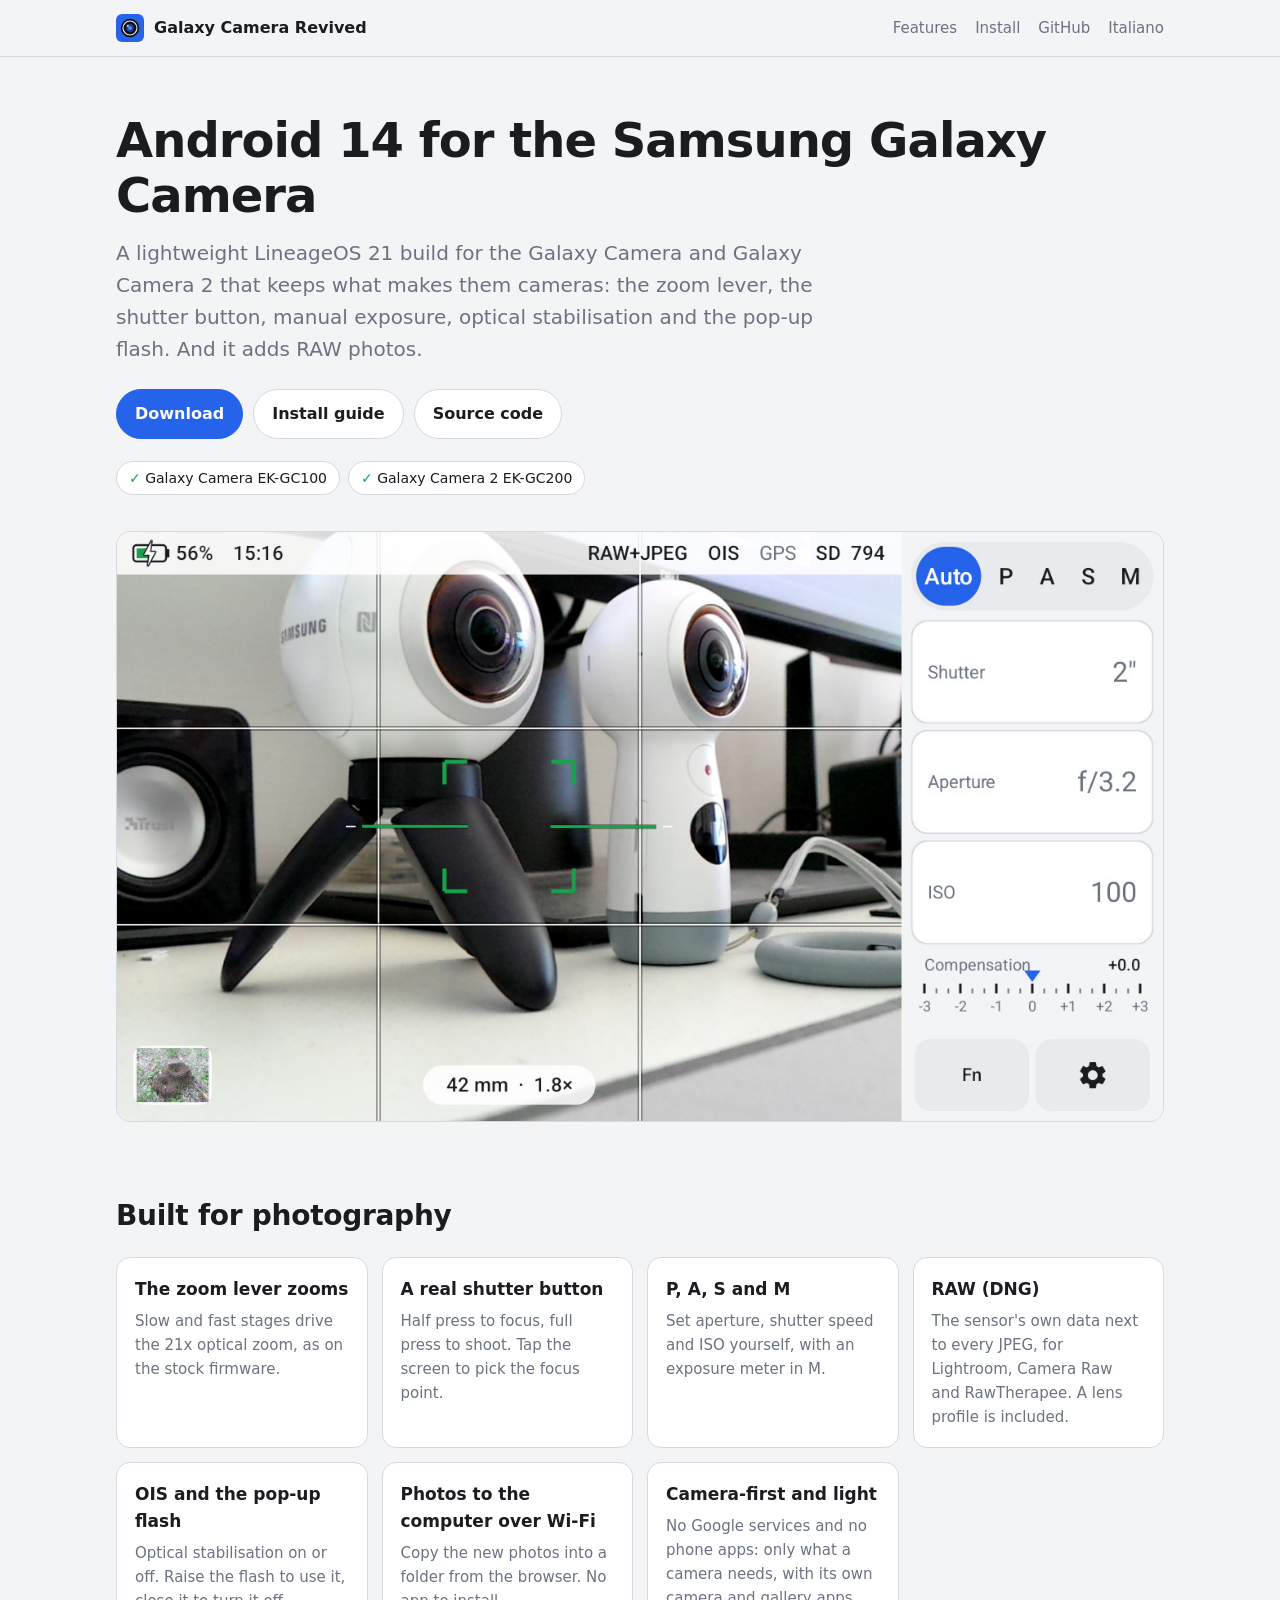
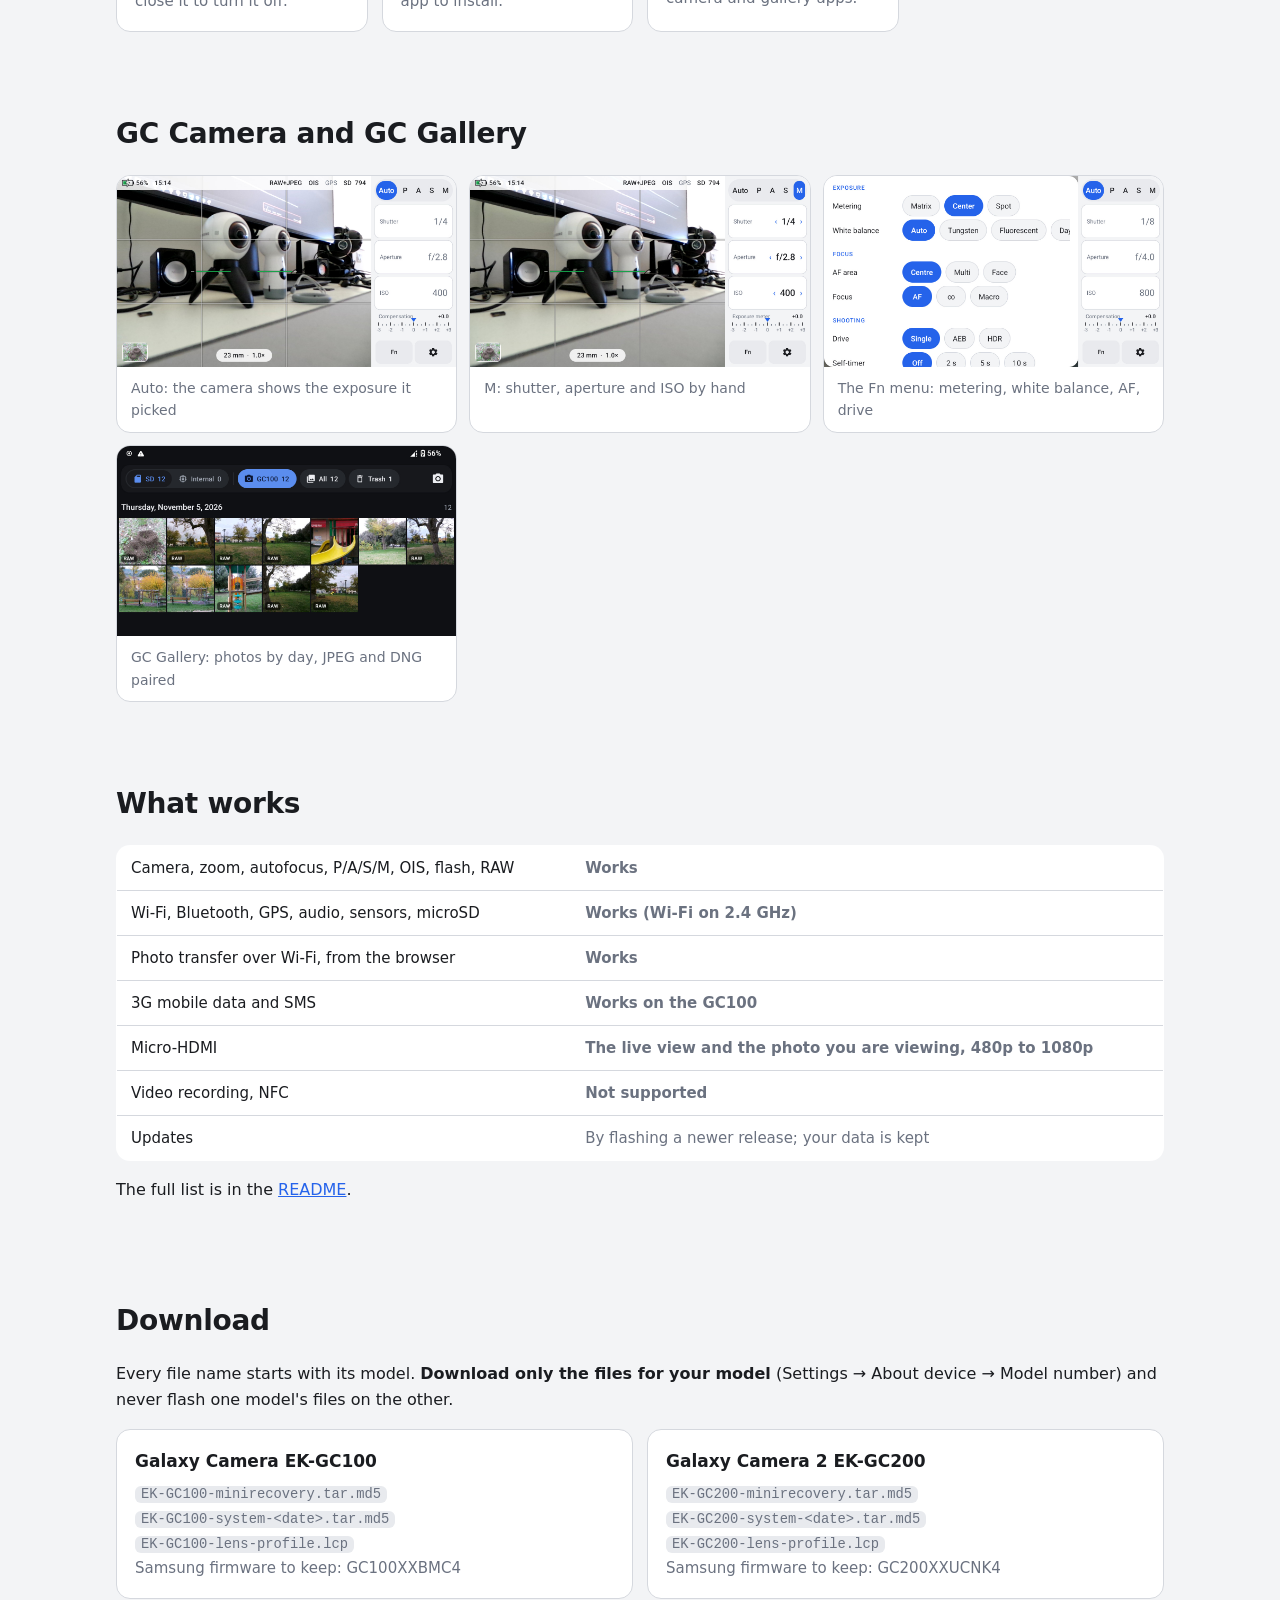
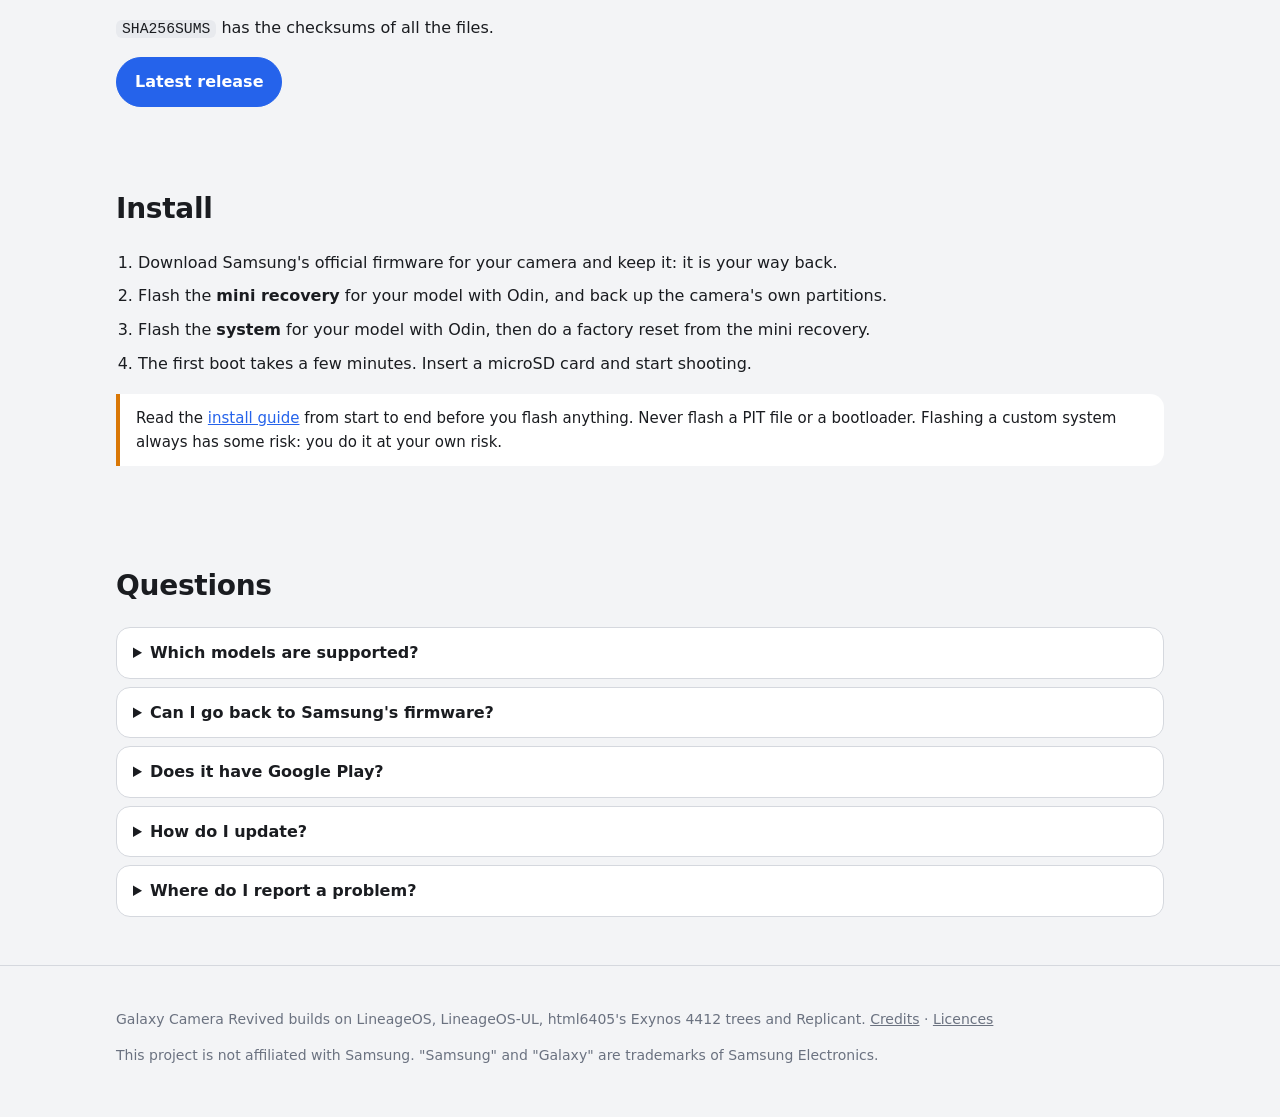
<file: docs/index.html>
<!doctype html>
<html lang="en">
<head>
<meta charset="utf-8">
<meta name="viewport" content="width=device-width, initial-scale=1">
<title>Galaxy Camera Revived: Android 14 for the Samsung Galaxy Camera (EK-GC100, EK-GC200)</title>
<meta name="description" content="A free custom ROM that brings Android 14 (LineageOS 21) to the Samsung Galaxy Camera EK-GC100 and Galaxy Camera 2 EK-GC200: 21x optical zoom with the zoom lever, P/A/S/M, OIS, pop-up flash and RAW (DNG) photos.">
<link rel="canonical" href="https://simoneluconi.github.io/GalaxyCameraRevived/">
<link rel="alternate" hreflang="en" href="https://simoneluconi.github.io/GalaxyCameraRevived/">
<link rel="alternate" hreflang="it" href="https://simoneluconi.github.io/GalaxyCameraRevived/it/">
<link rel="alternate" hreflang="x-default" href="https://simoneluconi.github.io/GalaxyCameraRevived/">
<link rel="icon" href="icon.svg" type="image/svg+xml">
<link rel="stylesheet" href="style.css">
<meta property="og:type" content="website">
<meta property="og:title" content="Galaxy Camera Revived: Android 14 for the Samsung Galaxy Camera">
<meta property="og:description" content="LineageOS 21 for the Galaxy Camera EK-GC100 and Galaxy Camera 2 EK-GC200: 21x zoom, manual modes, OIS, RAW (DNG).">
<meta property="og:url" content="https://simoneluconi.github.io/GalaxyCameraRevived/">
<meta property="og:image" content="https://simoneluconi.github.io/GalaxyCameraRevived/social-preview.png">
<meta property="og:image:width" content="1280">
<meta property="og:image:height" content="640">
<meta property="og:locale" content="en_US">
<meta property="og:locale:alternate" content="it_IT">
<meta name="twitter:card" content="summary_large_image">
<meta name="twitter:title" content="Galaxy Camera Revived: Android 14 for the Samsung Galaxy Camera">
<meta name="twitter:description" content="LineageOS 21 for the EK-GC100 and EK-GC200: 21x zoom, manual modes, OIS, RAW (DNG).">
<meta name="twitter:image" content="https://simoneluconi.github.io/GalaxyCameraRevived/social-preview.png">
<script type="application/ld+json">
{
  "@context": "https://schema.org",
  "@type": "SoftwareApplication",
  "name": "Galaxy Camera Revived",
  "description": "A custom ROM (LineageOS 21, Android 14) for the Samsung Galaxy Camera EK-GC100 and Galaxy Camera 2 EK-GC200, with its own camera and gallery apps and RAW (DNG) support.",
  "applicationCategory": "OperatingSystem",
  "operatingSystem": "Android 14 (LineageOS 21)",
  "softwareVersion": "20261114",
  "url": "https://simoneluconi.github.io/GalaxyCameraRevived/",
  "downloadUrl": "https://github.com/simoneluconi/GalaxyCameraRevived/releases/latest",
  "codeRepository": "https://github.com/simoneluconi/GalaxyCameraRevived",
  "offers": { "@type": "Offer", "price": "0", "priceCurrency": "EUR" },
  "author": { "@type": "Person", "name": "Simone Luconi", "url": "https://github.com/simoneluconi" }
}
</script>
<script type="application/ld+json">
{
  "@context": "https://schema.org",
  "@type": "FAQPage",
  "mainEntity": [
    { "@type": "Question", "name": "Which Galaxy Camera models are supported?",
      "acceptedAnswer": { "@type": "Answer", "text": "The Galaxy Camera EK-GC100 and the Galaxy Camera 2 EK-GC200. Each has its own files. The GC110 and GC120 are not supported." } },
    { "@type": "Question", "name": "Can I go back to Samsung's firmware?",
      "acceptedAnswer": { "@type": "Answer", "text": "Yes. Samsung's official firmware can be flashed back with Odin at any time. The install guide explains how, and asks you to back up the camera's own partitions first." } },
    { "@type": "Question", "name": "Does it have Google Play?",
      "acceptedAnswer": { "@type": "Answer", "text": "No. There are no Google services and no app store; other apps install as APK files." } },
    { "@type": "Question", "name": "How do I update?",
      "acceptedAnswer": { "@type": "Answer", "text": "Flash the new system package for your model with Odin. Photos, apps and settings are kept." } },
    { "@type": "Question", "name": "Can it shoot RAW?",
      "acceptedAnswer": { "@type": "Answer", "text": "Yes. GC Camera can save a DNG next to every JPEG. The DNGs open in Lightroom, Camera Raw and RawTherapee, and a lens profile is provided." } }
  ]
}
</script>
</head>
<body>
<header class="top">
  <div class="wrap">
    <a class="brand" href="./"><img src="icon.svg" alt="">Galaxy Camera Revived</a>
    <nav>
      <a class="hide-sm" href="#features">Features</a>
      <a class="hide-sm" href="#install">Install</a>
      <a href="https://github.com/simoneluconi/GalaxyCameraRevived">GitHub</a>
      <a href="it/" hreflang="it" lang="it">Italiano</a>
    </nav>
  </div>
</header>

<main class="wrap">
  <section class="hero">
    <h1>Android 14 for the Samsung Galaxy Camera</h1>
    <p class="lead">A lightweight LineageOS 21 build for the Galaxy Camera and Galaxy Camera 2 that keeps what makes them cameras: the zoom lever, the shutter button, manual exposure, optical stabilisation and the pop-up flash. And it adds RAW photos.</p>
    <div class="buttons">
      <a class="btn primary" href="#download">Download</a>
      <a class="btn" href="https://github.com/simoneluconi/GalaxyCameraRevived/blob/main/docs/INSTALL.md">Install guide</a>
      <a class="btn" href="https://github.com/simoneluconi/GalaxyCameraRevived">Source code</a>
    </div>
    <div class="models">
      <span class="chip"><b>✓</b> Galaxy Camera EK-GC100</span>
      <span class="chip"><b>✓</b> Galaxy Camera 2 EK-GC200</span>
    </div>
    <div class="shot-hero"><img src="screenshots/camera-zoom.jpg" alt="GC Camera zoomed in with focus locked, on a Galaxy Camera running Galaxy Camera Revived" width="1280" height="720"></div>
  </section>

  <section id="features">
    <h2>Built for photography</h2>
    <div class="grid">
      <div class="card"><h3>The zoom lever zooms</h3><p>Slow and fast stages drive the 21x optical zoom, as on the stock firmware.</p></div>
      <div class="card"><h3>A real shutter button</h3><p>Half press to focus, full press to shoot. Tap the screen to pick the focus point.</p></div>
      <div class="card"><h3>P, A, S and M</h3><p>Set aperture, shutter speed and ISO yourself, with an exposure meter in M.</p></div>
      <div class="card"><h3>RAW (DNG)</h3><p>The sensor's own data next to every JPEG, for Lightroom, Camera Raw and RawTherapee. A lens profile is included.</p></div>
      <div class="card"><h3>OIS and the pop-up flash</h3><p>Optical stabilisation on or off. Raise the flash to use it, close it to turn it off.</p></div>
      <div class="card"><h3>Photos to the computer over Wi-Fi</h3><p>Copy the new photos into a folder from the browser. No app to install.</p></div>
      <div class="card"><h3>Camera-first and light</h3><p>No Google services and no phone apps: only what a camera needs, with its own camera and gallery apps.</p></div>
    </div>
  </section>

  <section id="screenshots">
    <h2>GC Camera and GC Gallery</h2>
    <div class="shots">
      <figure><img src="screenshots/camera-auto.jpg" alt="GC Camera in Auto mode" loading="lazy" width="1280" height="720"><figcaption>Auto: the camera shows the exposure it picked</figcaption></figure>
      <figure><img src="screenshots/camera-manual.jpg" alt="GC Camera in manual mode" loading="lazy" width="1280" height="720"><figcaption>M: shutter, aperture and ISO by hand</figcaption></figure>
      <figure><img src="screenshots/camera-fn.jpg" alt="The Fn menu of GC Camera" loading="lazy" width="1280" height="720"><figcaption>The Fn menu: metering, white balance, AF, drive</figcaption></figure>
      <figure><img src="screenshots/gallery-grid.jpg" alt="GC Gallery photo grid" loading="lazy" width="1280" height="720"><figcaption>GC Gallery: photos by day, JPEG and DNG paired</figcaption></figure>
    </div>
  </section>

  <section id="status">
    <h2>What works</h2>
    <table class="status">
      <tr><td>Camera, zoom, autofocus, P/A/S/M, OIS, flash, RAW</td><td class="ok">Works</td></tr>
      <tr><td>Wi-Fi, Bluetooth, GPS, audio, sensors, microSD</td><td class="ok">Works (Wi-Fi on 2.4 GHz)</td></tr>
      <tr><td>Photo transfer over Wi-Fi, from the browser</td><td class="ok">Works</td></tr>
      <tr><td>3G mobile data and SMS</td><td class="ok">Works on the GC100</td></tr>
      <tr><td>Micro-HDMI</td><td class="ok">The live view and the photo you are viewing, 480p to 1080p</td></tr>
      <tr><td>Video recording, NFC</td><td class="no">Not supported</td></tr>
      <tr><td>Updates</td><td>By flashing a newer release; your data is kept</td></tr>
    </table>
    <p>The full list is in the <a href="https://github.com/simoneluconi/GalaxyCameraRevived#what-works">README</a>.</p>
  </section>

  <section id="download">
    <h2>Download</h2>
    <p>Every file name starts with its model. <b>Download only the files for your model</b> (Settings → About device → Model number) and never flash one model's files on the other.</p>
    <div class="grid">
      <div class="card"><h3>Galaxy Camera EK-GC100</h3><p><code>EK-GC100-minirecovery.tar.md5</code><br><code>EK-GC100-system-&lt;date&gt;.tar.md5</code><br><code>EK-GC100-lens-profile.lcp</code><br>Samsung firmware to keep: GC100XXBMC4</p></div>
      <div class="card"><h3>Galaxy Camera 2 EK-GC200</h3><p><code>EK-GC200-minirecovery.tar.md5</code><br><code>EK-GC200-system-&lt;date&gt;.tar.md5</code><br><code>EK-GC200-lens-profile.lcp</code><br>Samsung firmware to keep: GC200XXUCNK4</p></div>
    </div>
    <p><code>SHA256SUMS</code> has the checksums of all the files.</p>
    <div class="buttons"><a class="btn primary" href="https://github.com/simoneluconi/GalaxyCameraRevived/releases/latest">Latest release</a></div>
  </section>

  <section id="install">
    <h2>Install</h2>
    <ol class="steps">
      <li>Download Samsung's official firmware for your camera and keep it: it is your way back.</li>
      <li>Flash the <b>mini recovery</b> for your model with Odin, and back up the camera's own partitions.</li>
      <li>Flash the <b>system</b> for your model with Odin, then do a factory reset from the mini recovery.</li>
      <li>The first boot takes a few minutes. Insert a microSD card and start shooting.</li>
    </ol>
    <div class="note">Read the <a href="https://github.com/simoneluconi/GalaxyCameraRevived/blob/main/docs/INSTALL.md">install guide</a> from start to end before you flash anything. Never flash a PIT file or a bootloader. Flashing a custom system always has some risk: you do it at your own risk.</div>
  </section>

  <section id="faq">
    <h2>Questions</h2>
    <details><summary>Which models are supported?</summary><p>The Galaxy Camera EK-GC100 and the Galaxy Camera 2 EK-GC200. Each has its own files: never flash one model's files on the other. The GC110 and GC120 are not supported.</p></details>
    <details><summary>Can I go back to Samsung's firmware?</summary><p>Yes, with Odin, at any time. The install guide explains how.</p></details>
    <details><summary>Does it have Google Play?</summary><p>No. There are no Google services and no app store; other apps install as APK files.</p></details>
    <details><summary>How do I update?</summary><p>Flash the new system package for your model with Odin. Photos, apps and settings are kept.</p></details>
    <details><summary>Where do I report a problem?</summary><p>Open an <a href="https://github.com/simoneluconi/GalaxyCameraRevived/issues">issue on GitHub</a>, with your model and the steps that lead to it.</p></details>
  </section>
</main>

<footer>
  <div class="wrap">
    <p>Galaxy Camera Revived builds on LineageOS, LineageOS-UL, html6405's Exynos 4412 trees and Replicant. <a href="https://github.com/simoneluconi/GalaxyCameraRevived#credits">Credits</a> · <a href="https://github.com/simoneluconi/GalaxyCameraRevived#licences">Licences</a></p>
    <p>This project is not affiliated with Samsung. "Samsung" and "Galaxy" are trademarks of Samsung Electronics.</p>
  </div>
</footer>
</body>
</html>
</file>
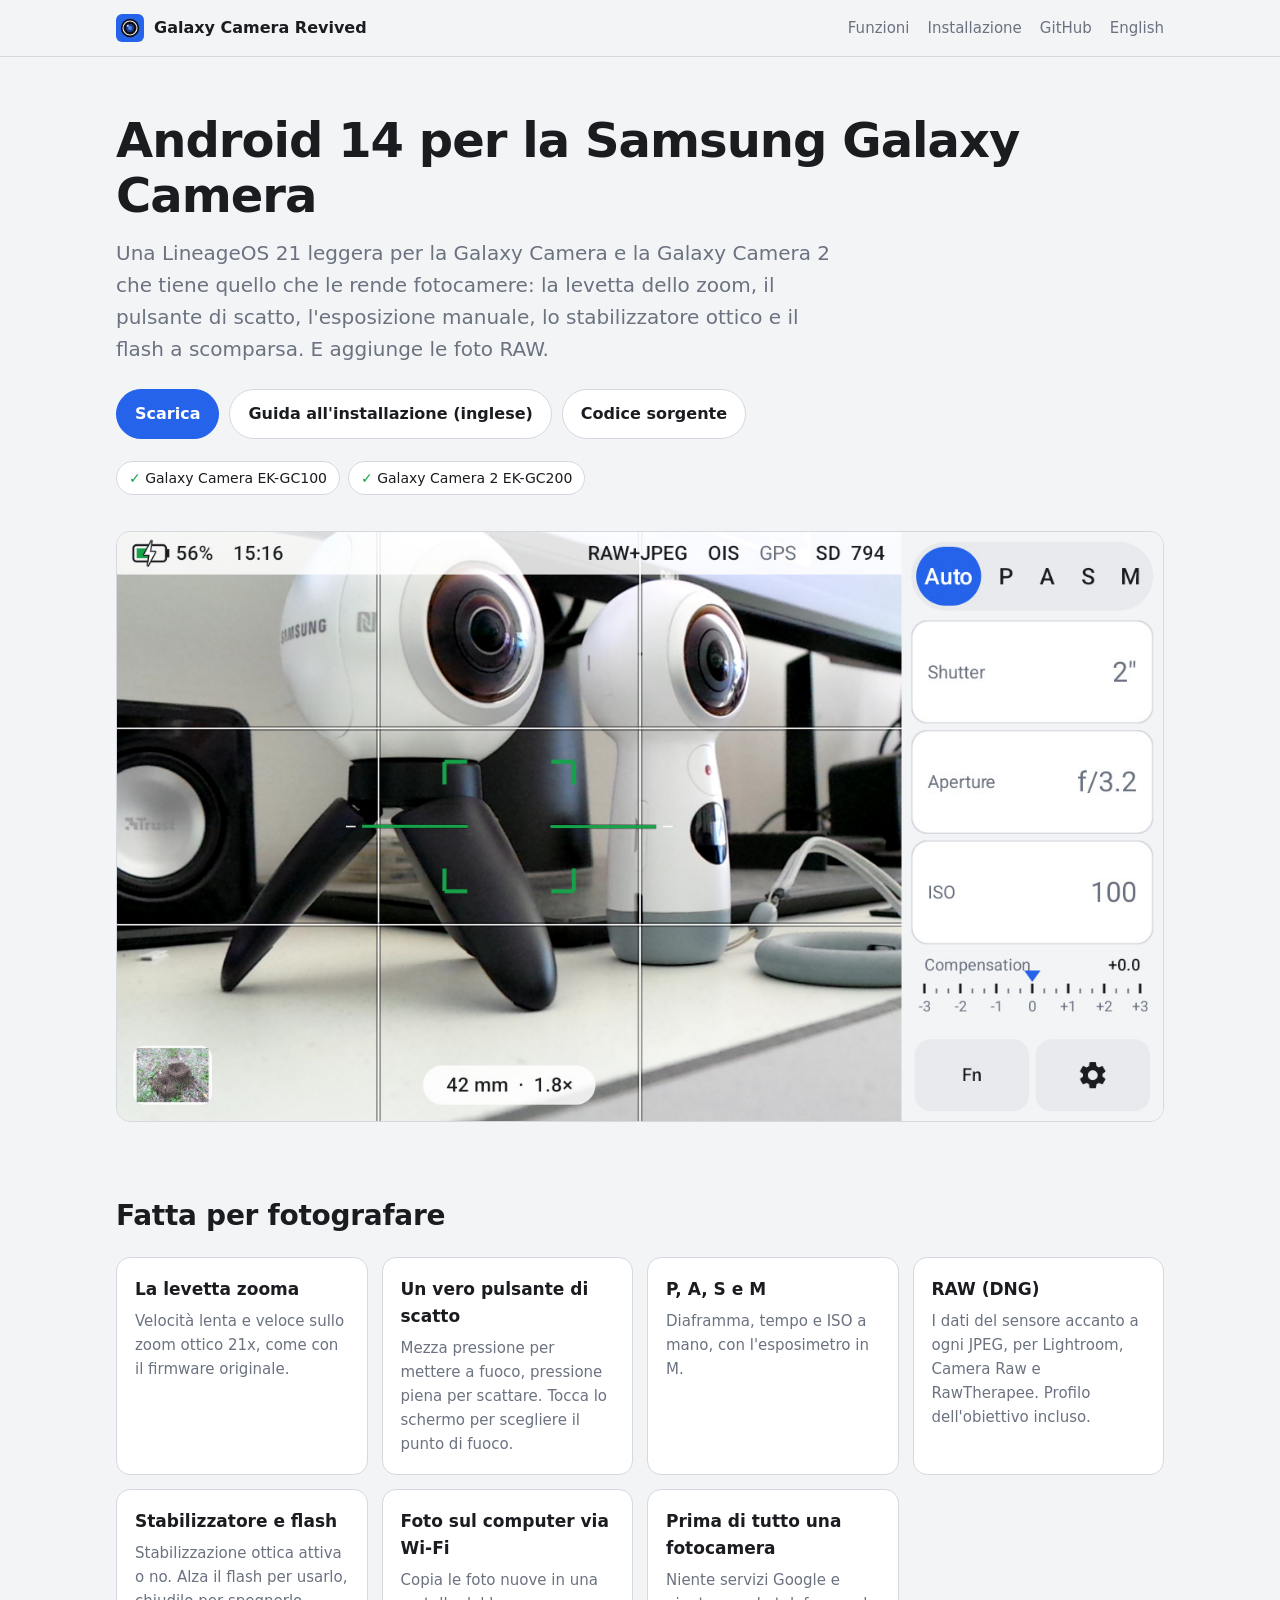
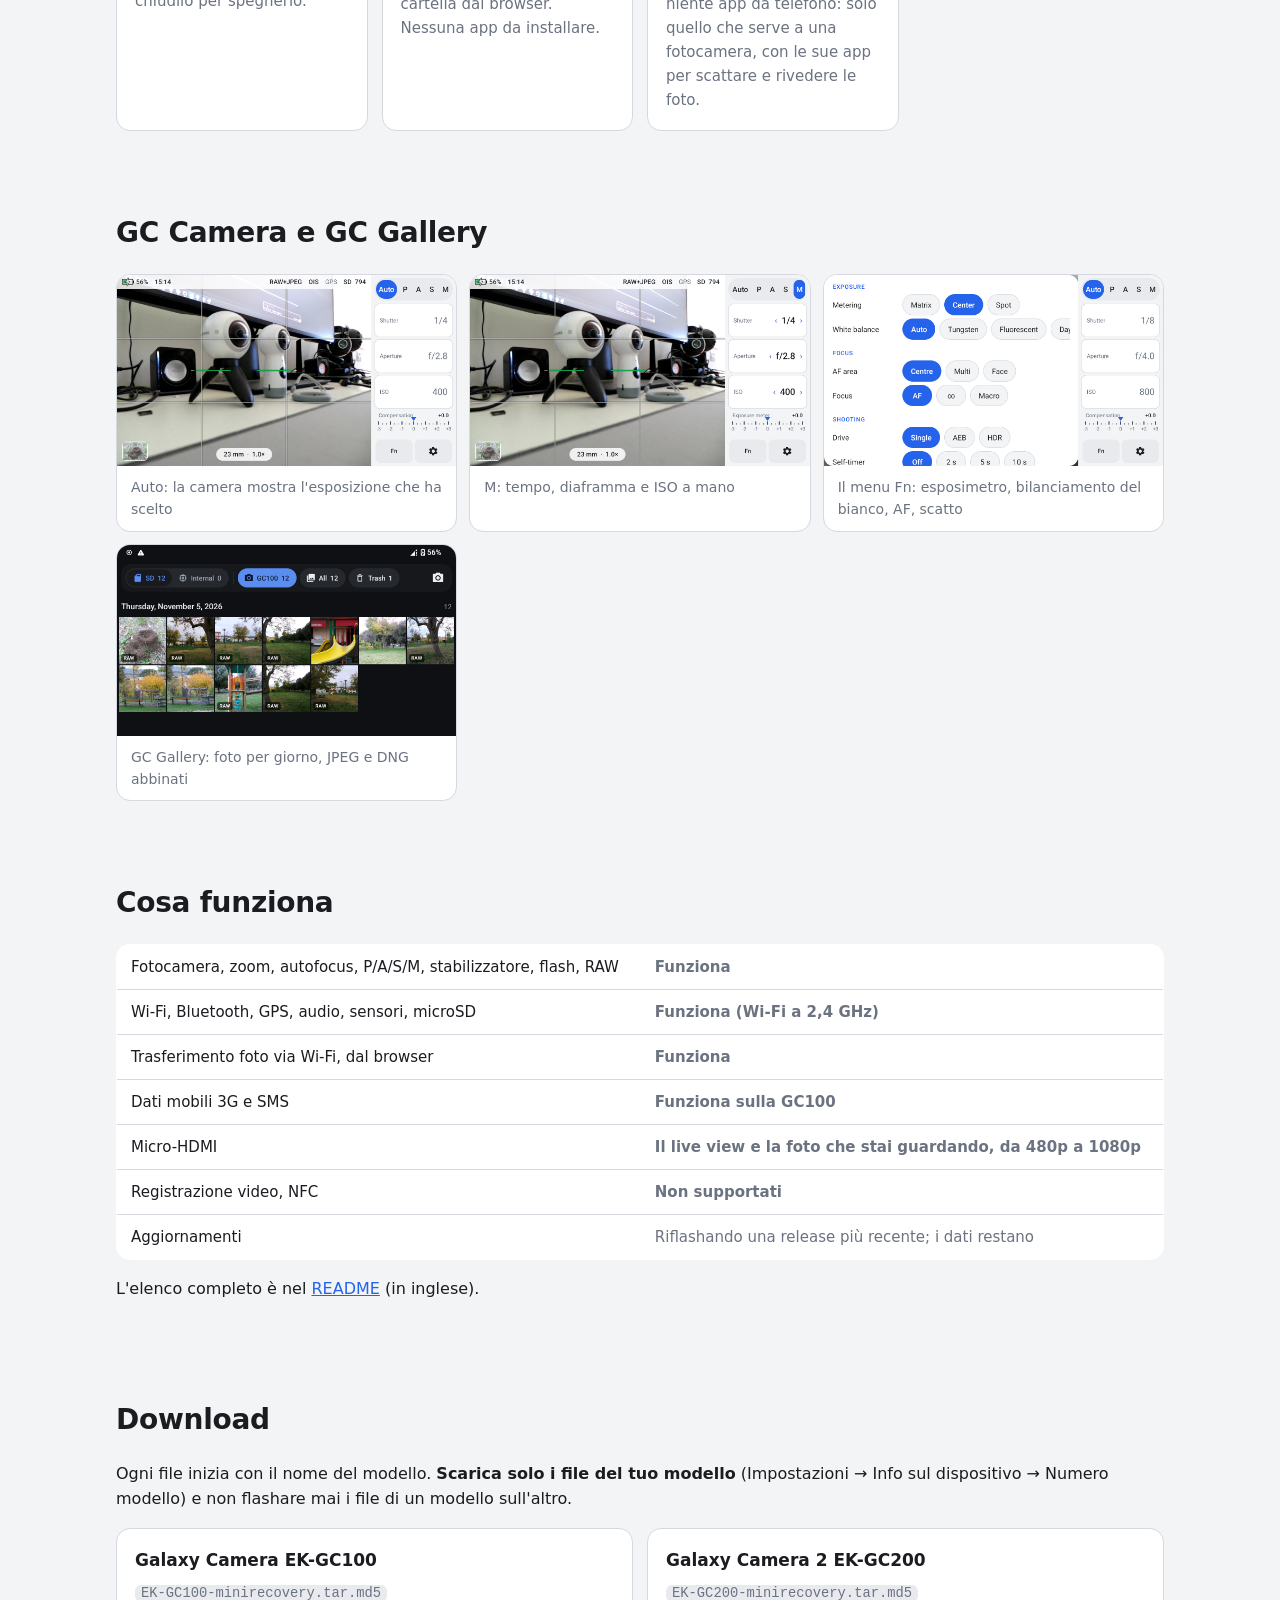
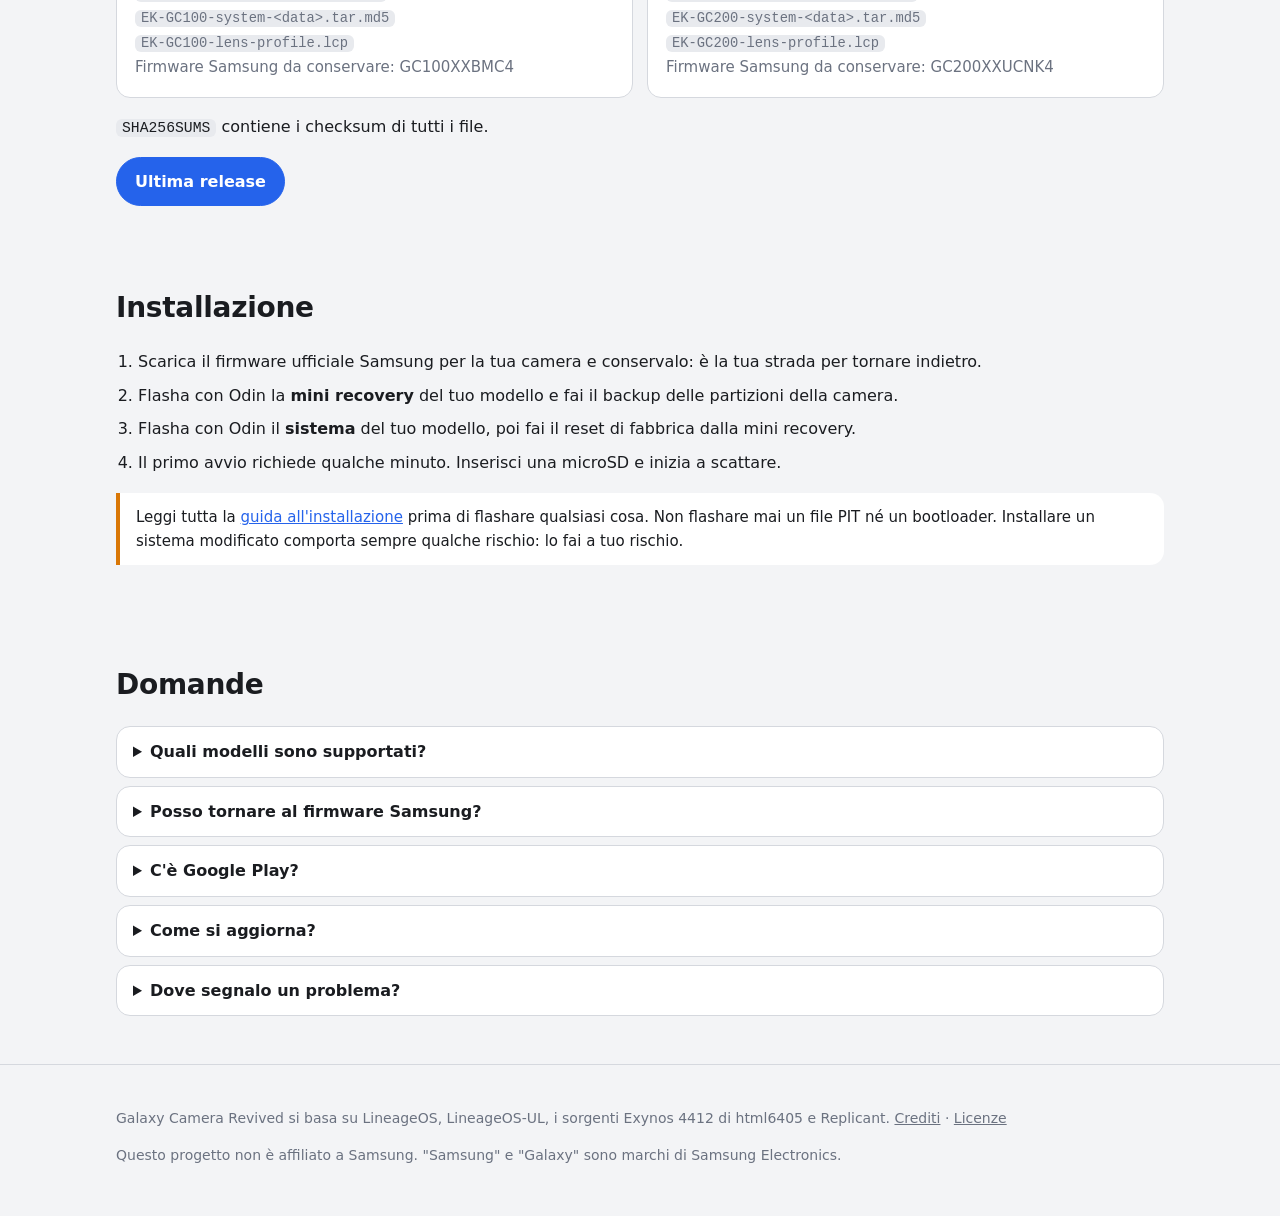
<file: docs/it/index.html>
<!doctype html>
<html lang="it">
<head>
<meta charset="utf-8">
<meta name="viewport" content="width=device-width, initial-scale=1">
<title>Galaxy Camera Revived: Android 14 per la Samsung Galaxy Camera (EK-GC100, EK-GC200)</title>
<meta name="description" content="Una custom ROM gratuita che porta Android 14 (LineageOS 21) sulla Samsung Galaxy Camera EK-GC100 e sulla Galaxy Camera 2 EK-GC200: zoom ottico 21x con la levetta, P/A/S/M, stabilizzatore, flash a scomparsa e foto RAW (DNG).">
<link rel="canonical" href="https://simoneluconi.github.io/GalaxyCameraRevived/it/">
<link rel="alternate" hreflang="en" href="https://simoneluconi.github.io/GalaxyCameraRevived/">
<link rel="alternate" hreflang="it" href="https://simoneluconi.github.io/GalaxyCameraRevived/it/">
<link rel="alternate" hreflang="x-default" href="https://simoneluconi.github.io/GalaxyCameraRevived/">
<link rel="icon" href="../icon.svg" type="image/svg+xml">
<link rel="stylesheet" href="../style.css">
<meta property="og:type" content="website">
<meta property="og:title" content="Galaxy Camera Revived: Android 14 per la Samsung Galaxy Camera">
<meta property="og:description" content="LineageOS 21 per la Galaxy Camera EK-GC100 e la Galaxy Camera 2 EK-GC200: zoom 21x, modalità manuali, stabilizzatore, RAW (DNG).">
<meta property="og:url" content="https://simoneluconi.github.io/GalaxyCameraRevived/it/">
<meta property="og:image" content="https://simoneluconi.github.io/GalaxyCameraRevived/social-preview.png">
<meta property="og:image:width" content="1280">
<meta property="og:image:height" content="640">
<meta property="og:locale" content="it_IT">
<meta property="og:locale:alternate" content="en_US">
<meta name="twitter:card" content="summary_large_image">
<meta name="twitter:title" content="Galaxy Camera Revived: Android 14 per la Samsung Galaxy Camera">
<meta name="twitter:description" content="LineageOS 21 per la EK-GC100 e la EK-GC200: zoom 21x, modalità manuali, stabilizzatore, RAW (DNG).">
<meta name="twitter:image" content="https://simoneluconi.github.io/GalaxyCameraRevived/social-preview.png">
<script type="application/ld+json">
{
  "@context": "https://schema.org",
  "@type": "SoftwareApplication",
  "name": "Galaxy Camera Revived",
  "inLanguage": "it",
  "description": "Una custom ROM (LineageOS 21, Android 14) per la Samsung Galaxy Camera EK-GC100 e la Galaxy Camera 2 EK-GC200, con le sue app fotocamera e galleria e il supporto RAW (DNG).",
  "applicationCategory": "OperatingSystem",
  "operatingSystem": "Android 14 (LineageOS 21)",
  "softwareVersion": "20261114",
  "url": "https://simoneluconi.github.io/GalaxyCameraRevived/it/",
  "downloadUrl": "https://github.com/simoneluconi/GalaxyCameraRevived/releases/latest",
  "codeRepository": "https://github.com/simoneluconi/GalaxyCameraRevived",
  "offers": { "@type": "Offer", "price": "0", "priceCurrency": "EUR" },
  "author": { "@type": "Person", "name": "Simone Luconi", "url": "https://github.com/simoneluconi" }
}
</script>
<script type="application/ld+json">
{
  "@context": "https://schema.org",
  "@type": "FAQPage",
  "inLanguage": "it",
  "mainEntity": [
    { "@type": "Question", "name": "Quali modelli di Galaxy Camera sono supportati?",
      "acceptedAnswer": { "@type": "Answer", "text": "La Galaxy Camera EK-GC100 e la Galaxy Camera 2 EK-GC200. Ognuna ha i suoi file. GC110 e GC120 non sono supportate." } },
    { "@type": "Question", "name": "Posso tornare al firmware Samsung?",
      "acceptedAnswer": { "@type": "Answer", "text": "Sì. Il firmware ufficiale Samsung si può riflashare con Odin in qualsiasi momento. La guida spiega come, e chiede prima un backup delle partizioni della camera." } },
    { "@type": "Question", "name": "C'è Google Play?",
      "acceptedAnswer": { "@type": "Answer", "text": "No. Non ci sono servizi Google né store; le altre app si installano da file APK." } },
    { "@type": "Question", "name": "Come si aggiorna?",
      "acceptedAnswer": { "@type": "Answer", "text": "Si flasha con Odin il nuovo pacchetto di sistema del proprio modello. Foto, app e impostazioni restano." } },
    { "@type": "Question", "name": "Scatta in RAW?",
      "acceptedAnswer": { "@type": "Answer", "text": "Sì. GC Camera può salvare un DNG accanto a ogni JPEG. I DNG si aprono in Lightroom, Camera Raw e RawTherapee, ed è incluso un profilo dell'obiettivo." } }
  ]
}
</script>
</head>
<body>
<header class="top">
  <div class="wrap">
    <a class="brand" href="./"><img src="../icon.svg" alt="">Galaxy Camera Revived</a>
    <nav>
      <a class="hide-sm" href="#funzioni">Funzioni</a>
      <a class="hide-sm" href="#installazione">Installazione</a>
      <a href="https://github.com/simoneluconi/GalaxyCameraRevived">GitHub</a>
      <a href="../" hreflang="en" lang="en">English</a>
    </nav>
  </div>
</header>

<main class="wrap">
  <section class="hero">
    <h1>Android 14 per la Samsung Galaxy Camera</h1>
    <p class="lead">Una LineageOS 21 leggera per la Galaxy Camera e la Galaxy Camera 2 che tiene quello che le rende fotocamere: la levetta dello zoom, il pulsante di scatto, l'esposizione manuale, lo stabilizzatore ottico e il flash a scomparsa. E aggiunge le foto RAW.</p>
    <div class="buttons">
      <a class="btn primary" href="#scarica">Scarica</a>
      <a class="btn" href="https://github.com/simoneluconi/GalaxyCameraRevived/blob/main/docs/INSTALL.md">Guida all'installazione (inglese)</a>
      <a class="btn" href="https://github.com/simoneluconi/GalaxyCameraRevived">Codice sorgente</a>
    </div>
    <div class="models">
      <span class="chip"><b>✓</b> Galaxy Camera EK-GC100</span>
      <span class="chip"><b>✓</b> Galaxy Camera 2 EK-GC200</span>
    </div>
    <div class="shot-hero"><img src="../screenshots/camera-zoom.jpg" alt="GC Camera con lo zoom e la messa a fuoco bloccata, su una Galaxy Camera con Galaxy Camera Revived" width="1280" height="720"></div>
  </section>

  <section id="funzioni">
    <h2>Fatta per fotografare</h2>
    <div class="grid">
      <div class="card"><h3>La levetta zooma</h3><p>Velocità lenta e veloce sullo zoom ottico 21x, come con il firmware originale.</p></div>
      <div class="card"><h3>Un vero pulsante di scatto</h3><p>Mezza pressione per mettere a fuoco, pressione piena per scattare. Tocca lo schermo per scegliere il punto di fuoco.</p></div>
      <div class="card"><h3>P, A, S e M</h3><p>Diaframma, tempo e ISO a mano, con l'esposimetro in M.</p></div>
      <div class="card"><h3>RAW (DNG)</h3><p>I dati del sensore accanto a ogni JPEG, per Lightroom, Camera Raw e RawTherapee. Profilo dell'obiettivo incluso.</p></div>
      <div class="card"><h3>Stabilizzatore e flash</h3><p>Stabilizzazione ottica attiva o no. Alza il flash per usarlo, chiudilo per spegnerlo.</p></div>
      <div class="card"><h3>Foto sul computer via Wi-Fi</h3><p>Copia le foto nuove in una cartella dal browser. Nessuna app da installare.</p></div>
      <div class="card"><h3>Prima di tutto una fotocamera</h3><p>Niente servizi Google e niente app da telefono: solo quello che serve a una fotocamera, con le sue app per scattare e rivedere le foto.</p></div>
    </div>
  </section>

  <section id="schermate">
    <h2>GC Camera e GC Gallery</h2>
    <div class="shots">
      <figure><img src="../screenshots/camera-auto.jpg" alt="GC Camera in modalità Auto" loading="lazy" width="1280" height="720"><figcaption>Auto: la camera mostra l'esposizione che ha scelto</figcaption></figure>
      <figure><img src="../screenshots/camera-manual.jpg" alt="GC Camera in modalità manuale" loading="lazy" width="1280" height="720"><figcaption>M: tempo, diaframma e ISO a mano</figcaption></figure>
      <figure><img src="../screenshots/camera-fn.jpg" alt="Il menu Fn di GC Camera" loading="lazy" width="1280" height="720"><figcaption>Il menu Fn: esposimetro, bilanciamento del bianco, AF, scatto</figcaption></figure>
      <figure><img src="../screenshots/gallery-grid.jpg" alt="La griglia di GC Gallery" loading="lazy" width="1280" height="720"><figcaption>GC Gallery: foto per giorno, JPEG e DNG abbinati</figcaption></figure>
    </div>
  </section>

  <section id="stato">
    <h2>Cosa funziona</h2>
    <table class="status">
      <tr><td>Fotocamera, zoom, autofocus, P/A/S/M, stabilizzatore, flash, RAW</td><td class="ok">Funziona</td></tr>
      <tr><td>Wi-Fi, Bluetooth, GPS, audio, sensori, microSD</td><td class="ok">Funziona (Wi-Fi a 2,4 GHz)</td></tr>
      <tr><td>Trasferimento foto via Wi-Fi, dal browser</td><td class="ok">Funziona</td></tr>
      <tr><td>Dati mobili 3G e SMS</td><td class="ok">Funziona sulla GC100</td></tr>
      <tr><td>Micro-HDMI</td><td class="ok">Il live view e la foto che stai guardando, da 480p a 1080p</td></tr>
      <tr><td>Registrazione video, NFC</td><td class="no">Non supportati</td></tr>
      <tr><td>Aggiornamenti</td><td>Riflashando una release più recente; i dati restano</td></tr>
    </table>
    <p>L'elenco completo è nel <a href="https://github.com/simoneluconi/GalaxyCameraRevived#what-works">README</a> (in inglese).</p>
  </section>

  <section id="scarica">
    <h2>Download</h2>
    <p>Ogni file inizia con il nome del modello. <b>Scarica solo i file del tuo modello</b> (Impostazioni → Info sul dispositivo → Numero modello) e non flashare mai i file di un modello sull'altro.</p>
    <div class="grid">
      <div class="card"><h3>Galaxy Camera EK-GC100</h3><p><code>EK-GC100-minirecovery.tar.md5</code><br><code>EK-GC100-system-&lt;data&gt;.tar.md5</code><br><code>EK-GC100-lens-profile.lcp</code><br>Firmware Samsung da conservare: GC100XXBMC4</p></div>
      <div class="card"><h3>Galaxy Camera 2 EK-GC200</h3><p><code>EK-GC200-minirecovery.tar.md5</code><br><code>EK-GC200-system-&lt;data&gt;.tar.md5</code><br><code>EK-GC200-lens-profile.lcp</code><br>Firmware Samsung da conservare: GC200XXUCNK4</p></div>
    </div>
    <p><code>SHA256SUMS</code> contiene i checksum di tutti i file.</p>
    <div class="buttons"><a class="btn primary" href="https://github.com/simoneluconi/GalaxyCameraRevived/releases/latest">Ultima release</a></div>
  </section>

  <section id="installazione">
    <h2>Installazione</h2>
    <ol class="steps">
      <li>Scarica il firmware ufficiale Samsung per la tua camera e conservalo: è la tua strada per tornare indietro.</li>
      <li>Flasha con Odin la <b>mini recovery</b> del tuo modello e fai il backup delle partizioni della camera.</li>
      <li>Flasha con Odin il <b>sistema</b> del tuo modello, poi fai il reset di fabbrica dalla mini recovery.</li>
      <li>Il primo avvio richiede qualche minuto. Inserisci una microSD e inizia a scattare.</li>
    </ol>
    <div class="note">Leggi tutta la <a href="https://github.com/simoneluconi/GalaxyCameraRevived/blob/main/docs/INSTALL.md">guida all'installazione</a> prima di flashare qualsiasi cosa. Non flashare mai un file PIT né un bootloader. Installare un sistema modificato comporta sempre qualche rischio: lo fai a tuo rischio.</div>
  </section>

  <section id="domande">
    <h2>Domande</h2>
    <details><summary>Quali modelli sono supportati?</summary><p>La Galaxy Camera EK-GC100 e la Galaxy Camera 2 EK-GC200. Ognuna ha i suoi file: non flashare mai i file di un modello sull'altro. GC110 e GC120 non sono supportate.</p></details>
    <details><summary>Posso tornare al firmware Samsung?</summary><p>Sì, con Odin, in qualsiasi momento. La guida spiega come.</p></details>
    <details><summary>C'è Google Play?</summary><p>No. Non ci sono servizi Google né store; le altre app si installano da file APK.</p></details>
    <details><summary>Come si aggiorna?</summary><p>Si flasha con Odin il nuovo pacchetto di sistema del proprio modello. Foto, app e impostazioni restano.</p></details>
    <details><summary>Dove segnalo un problema?</summary><p>Apri una <a href="https://github.com/simoneluconi/GalaxyCameraRevived/issues">issue su GitHub</a>, indicando il modello e i passi che portano al problema.</p></details>
  </section>
</main>

<footer>
  <div class="wrap">
    <p>Galaxy Camera Revived si basa su LineageOS, LineageOS-UL, i sorgenti Exynos 4412 di html6405 e Replicant. <a href="https://github.com/simoneluconi/GalaxyCameraRevived#credits">Crediti</a> · <a href="https://github.com/simoneluconi/GalaxyCameraRevived#licences">Licenze</a></p>
    <p>Questo progetto non è affiliato a Samsung. "Samsung" e "Galaxy" sono marchi di Samsung Electronics.</p>
  </div>
</footer>
</body>
</html>
</file>
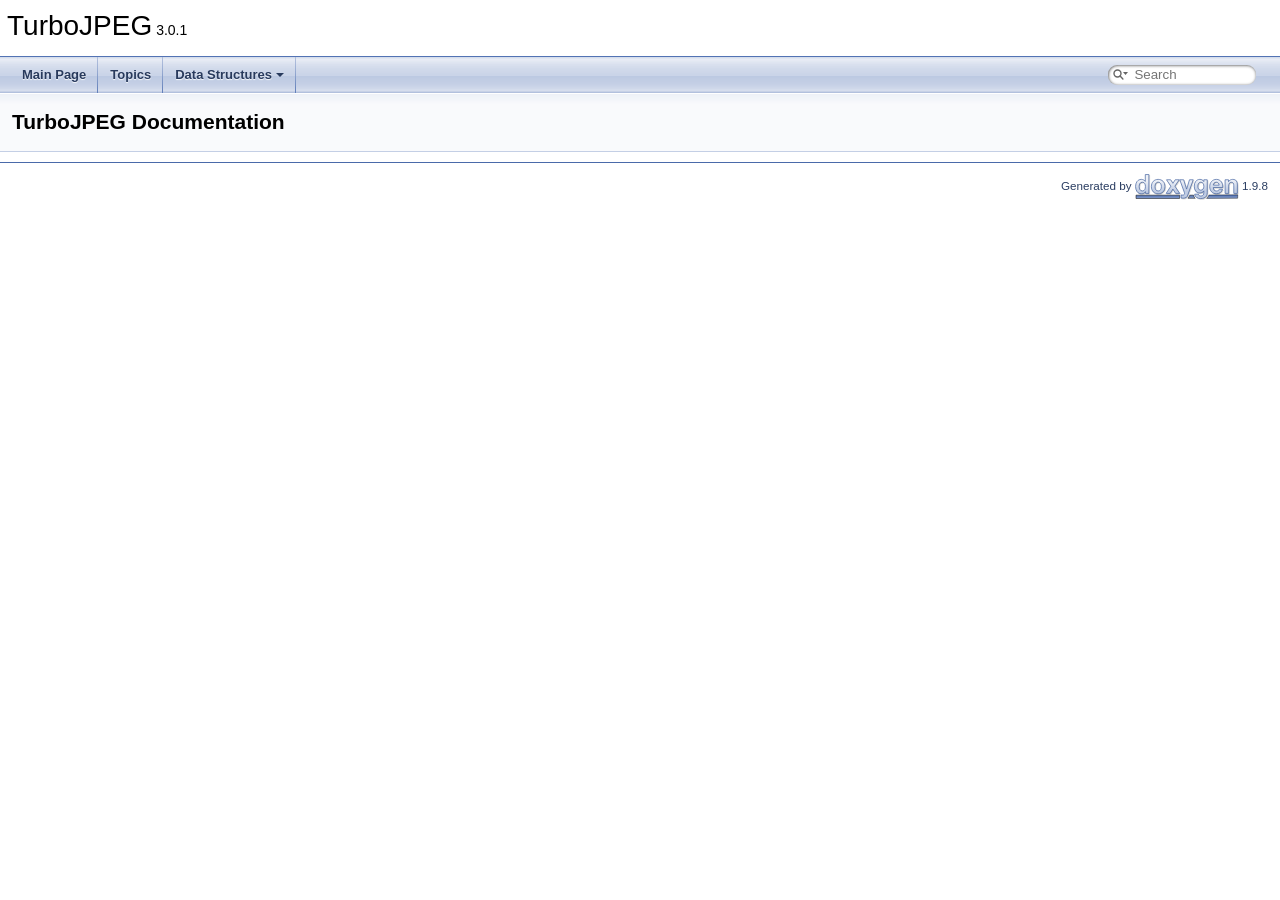
<file: camera-app/third_party/libjpeg-turbo/doc/html/index.html>
<!DOCTYPE html PUBLIC "-//W3C//DTD XHTML 1.0 Transitional//EN" "https://www.w3.org/TR/xhtml1/DTD/xhtml1-transitional.dtd">
<html xmlns="http://www.w3.org/1999/xhtml" lang="en-US">
<head>
<meta http-equiv="Content-Type" content="text/xhtml;charset=UTF-8"/>
<meta http-equiv="X-UA-Compatible" content="IE=11"/>
<meta name="generator" content="Doxygen 1.9.8"/>
<meta name="viewport" content="width=device-width, initial-scale=1"/>
<title>TurboJPEG: Main Page</title>
<link href="tabs.css" rel="stylesheet" type="text/css"/>
<script type="text/javascript" src="jquery.js"></script>
<script type="text/javascript" src="dynsections.js"></script>
<link href="search/search.css" rel="stylesheet" type="text/css"/>
<script type="text/javascript" src="search/searchdata.js"></script>
<script type="text/javascript" src="search/search.js"></script>
<link href="doxygen.css" rel="stylesheet" type="text/css" />
<link href="doxygen-extra.css" rel="stylesheet" type="text/css"/>
</head>
<body>
<div id="top"><!-- do not remove this div, it is closed by doxygen! -->
<div id="titlearea">
<table cellspacing="0" cellpadding="0">
 <tbody>
 <tr id="projectrow">
  <td id="projectalign">
   <div id="projectname">TurboJPEG<span id="projectnumber">&#160;3.0.1</span>
   </div>
  </td>
 </tr>
 </tbody>
</table>
</div>
<!-- end header part -->
<!-- Generated by Doxygen 1.9.8 -->
<script type="text/javascript">
/* @license magnet:?xt=urn:btih:d3d9a9a6595521f9666a5e94cc830dab83b65699&amp;dn=expat.txt MIT */
var searchBox = new SearchBox("searchBox", "search/",'.html');
/* @license-end */
</script>
<script type="text/javascript" src="menudata.js"></script>
<script type="text/javascript" src="menu.js"></script>
<script type="text/javascript">
/* @license magnet:?xt=urn:btih:d3d9a9a6595521f9666a5e94cc830dab83b65699&amp;dn=expat.txt MIT */
$(function() {
  initMenu('',true,false,'search.php','Search');
  $(document).ready(function() { init_search(); });
});
/* @license-end */
</script>
<div id="main-nav"></div>
</div><!-- top -->
<!-- window showing the filter options -->
<div id="MSearchSelectWindow"
     onmouseover="return searchBox.OnSearchSelectShow()"
     onmouseout="return searchBox.OnSearchSelectHide()"
     onkeydown="return searchBox.OnSearchSelectKey(event)">
</div>

<!-- iframe showing the search results (closed by default) -->
<div id="MSearchResultsWindow">
<div id="MSearchResults">
<div class="SRPage">
<div id="SRIndex">
<div id="SRResults"></div>
<div class="SRStatus" id="Loading">Loading...</div>
<div class="SRStatus" id="Searching">Searching...</div>
<div class="SRStatus" id="NoMatches">No Matches</div>
</div>
</div>
</div>
</div>

<div class="header">
  <div class="headertitle"><div class="title">TurboJPEG Documentation</div></div>
</div><!--header-->
<div class="contents">
</div><!-- contents -->
<!-- start footer part -->
<hr class="footer"/><address class="footer"><small>
Generated by&#160;<a href="https://www.doxygen.org/index.html"><img class="footer" src="doxygen.svg" width="104" height="31" alt="doxygen"/></a> 1.9.8
</small></address>
</body>
</html>
</file>
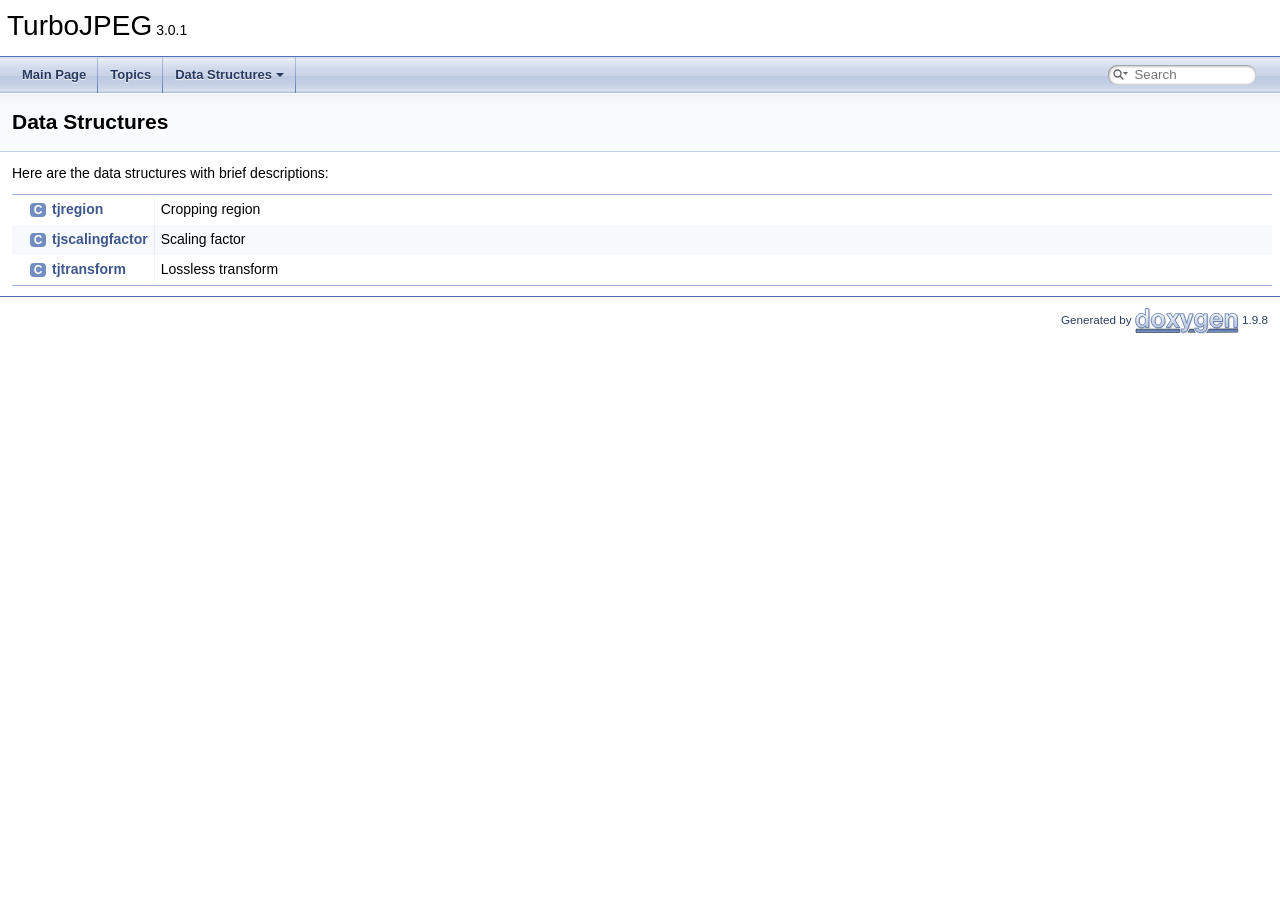
<file: camera-app/third_party/libjpeg-turbo/doc/html/annotated.html>
<!DOCTYPE html PUBLIC "-//W3C//DTD XHTML 1.0 Transitional//EN" "https://www.w3.org/TR/xhtml1/DTD/xhtml1-transitional.dtd">
<html xmlns="http://www.w3.org/1999/xhtml" lang="en-US">
<head>
<meta http-equiv="Content-Type" content="text/xhtml;charset=UTF-8"/>
<meta http-equiv="X-UA-Compatible" content="IE=11"/>
<meta name="generator" content="Doxygen 1.9.8"/>
<meta name="viewport" content="width=device-width, initial-scale=1"/>
<title>TurboJPEG: Data Structures</title>
<link href="tabs.css" rel="stylesheet" type="text/css"/>
<script type="text/javascript" src="jquery.js"></script>
<script type="text/javascript" src="dynsections.js"></script>
<link href="search/search.css" rel="stylesheet" type="text/css"/>
<script type="text/javascript" src="search/searchdata.js"></script>
<script type="text/javascript" src="search/search.js"></script>
<link href="doxygen.css" rel="stylesheet" type="text/css" />
<link href="doxygen-extra.css" rel="stylesheet" type="text/css"/>
</head>
<body>
<div id="top"><!-- do not remove this div, it is closed by doxygen! -->
<div id="titlearea">
<table cellspacing="0" cellpadding="0">
 <tbody>
 <tr id="projectrow">
  <td id="projectalign">
   <div id="projectname">TurboJPEG<span id="projectnumber">&#160;3.0.1</span>
   </div>
  </td>
 </tr>
 </tbody>
</table>
</div>
<!-- end header part -->
<!-- Generated by Doxygen 1.9.8 -->
<script type="text/javascript">
/* @license magnet:?xt=urn:btih:d3d9a9a6595521f9666a5e94cc830dab83b65699&amp;dn=expat.txt MIT */
var searchBox = new SearchBox("searchBox", "search/",'.html');
/* @license-end */
</script>
<script type="text/javascript" src="menudata.js"></script>
<script type="text/javascript" src="menu.js"></script>
<script type="text/javascript">
/* @license magnet:?xt=urn:btih:d3d9a9a6595521f9666a5e94cc830dab83b65699&amp;dn=expat.txt MIT */
$(function() {
  initMenu('',true,false,'search.php','Search');
  $(document).ready(function() { init_search(); });
});
/* @license-end */
</script>
<div id="main-nav"></div>
</div><!-- top -->
<!-- window showing the filter options -->
<div id="MSearchSelectWindow"
     onmouseover="return searchBox.OnSearchSelectShow()"
     onmouseout="return searchBox.OnSearchSelectHide()"
     onkeydown="return searchBox.OnSearchSelectKey(event)">
</div>

<!-- iframe showing the search results (closed by default) -->
<div id="MSearchResultsWindow">
<div id="MSearchResults">
<div class="SRPage">
<div id="SRIndex">
<div id="SRResults"></div>
<div class="SRStatus" id="Loading">Loading...</div>
<div class="SRStatus" id="Searching">Searching...</div>
<div class="SRStatus" id="NoMatches">No Matches</div>
</div>
</div>
</div>
</div>

<div class="header">
  <div class="headertitle"><div class="title">Data Structures</div></div>
</div><!--header-->
<div class="contents">
<div class="textblock">Here are the data structures with brief descriptions:</div><div class="directory">
<table class="directory">
<tr id="row_0_" class="even"><td class="entry"><span style="width:16px;display:inline-block;">&#160;</span><span class="icona"><span class="icon">C</span></span><a class="el" href="structtjregion.html" target="_self">tjregion</a></td><td class="desc">Cropping region </td></tr>
<tr id="row_1_" class="odd"><td class="entry"><span style="width:16px;display:inline-block;">&#160;</span><span class="icona"><span class="icon">C</span></span><a class="el" href="structtjscalingfactor.html" target="_self">tjscalingfactor</a></td><td class="desc">Scaling factor </td></tr>
<tr id="row_2_" class="even"><td class="entry"><span style="width:16px;display:inline-block;">&#160;</span><span class="icona"><span class="icon">C</span></span><a class="el" href="structtjtransform.html" target="_self">tjtransform</a></td><td class="desc">Lossless transform </td></tr>
</table>
</div><!-- directory -->
</div><!-- contents -->
<!-- start footer part -->
<hr class="footer"/><address class="footer"><small>
Generated by&#160;<a href="https://www.doxygen.org/index.html"><img class="footer" src="doxygen.svg" width="104" height="31" alt="doxygen"/></a> 1.9.8
</small></address>
</body>
</html>
</file>
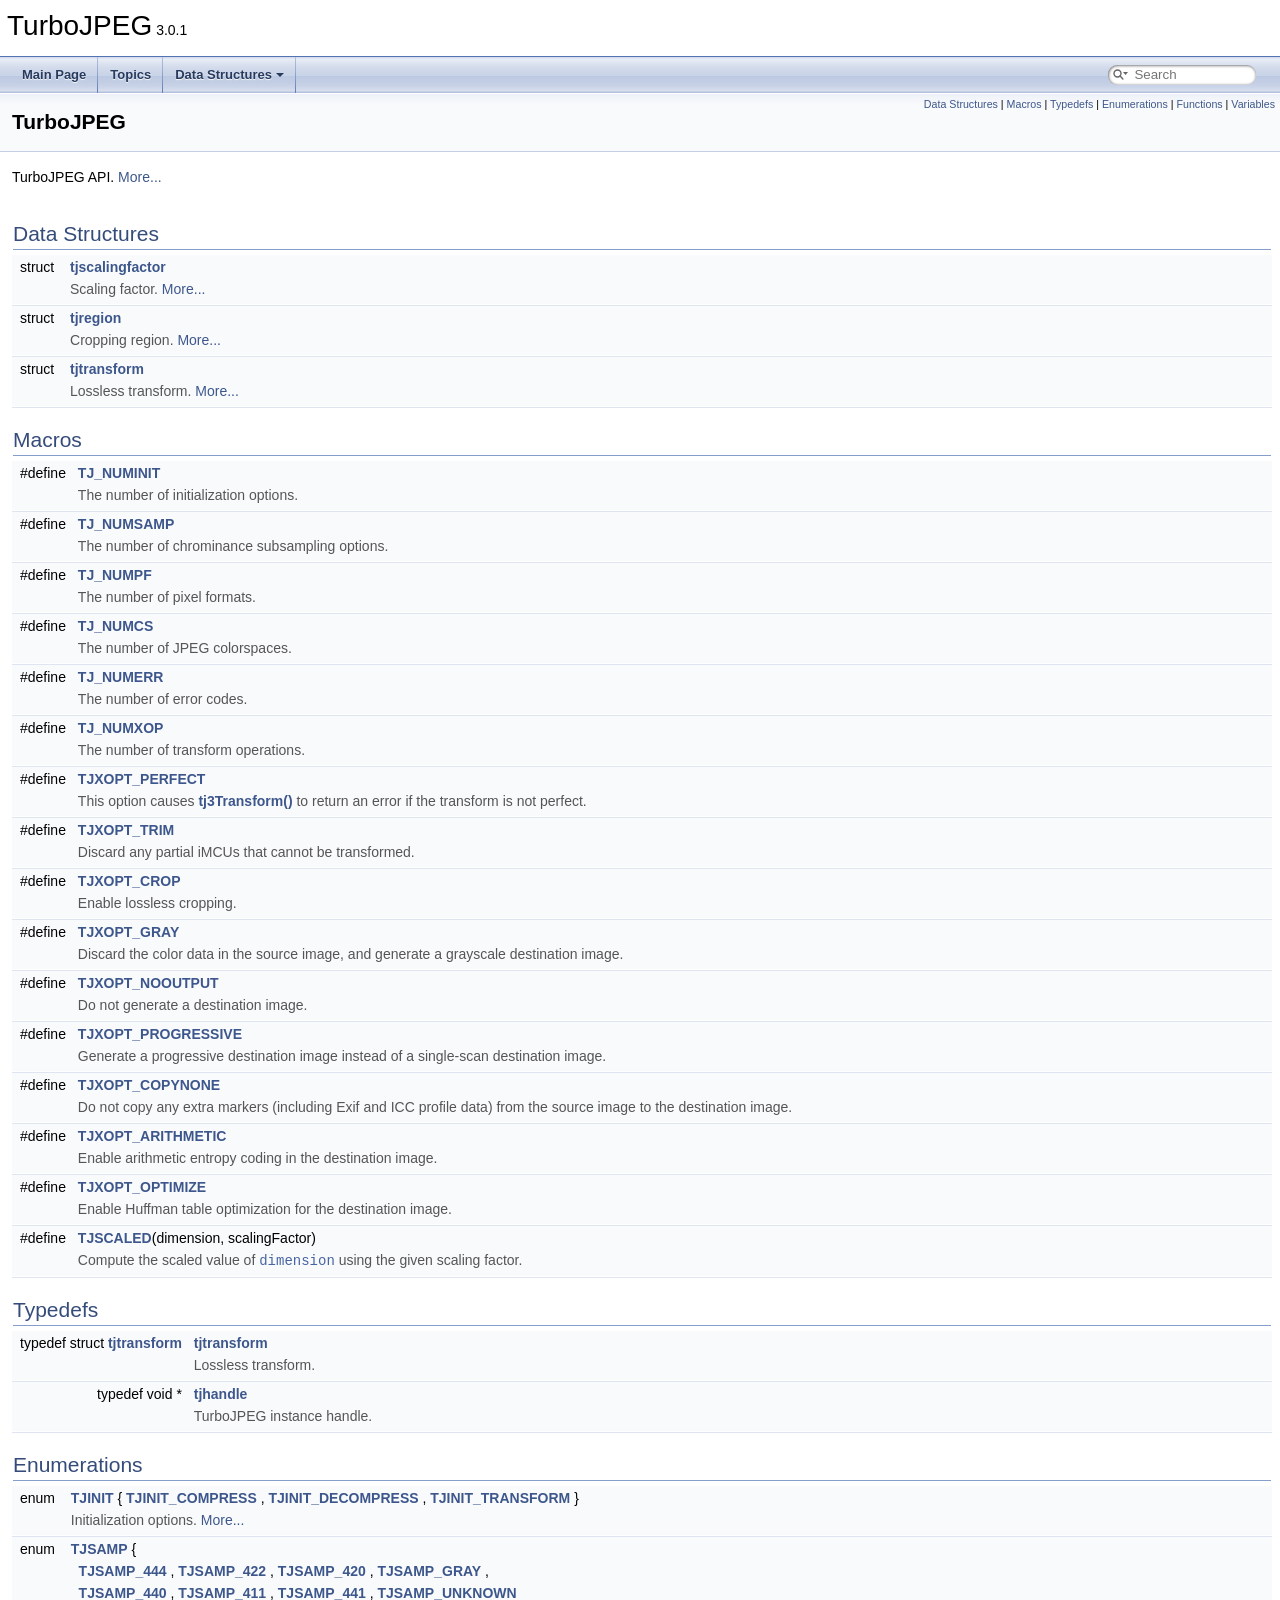
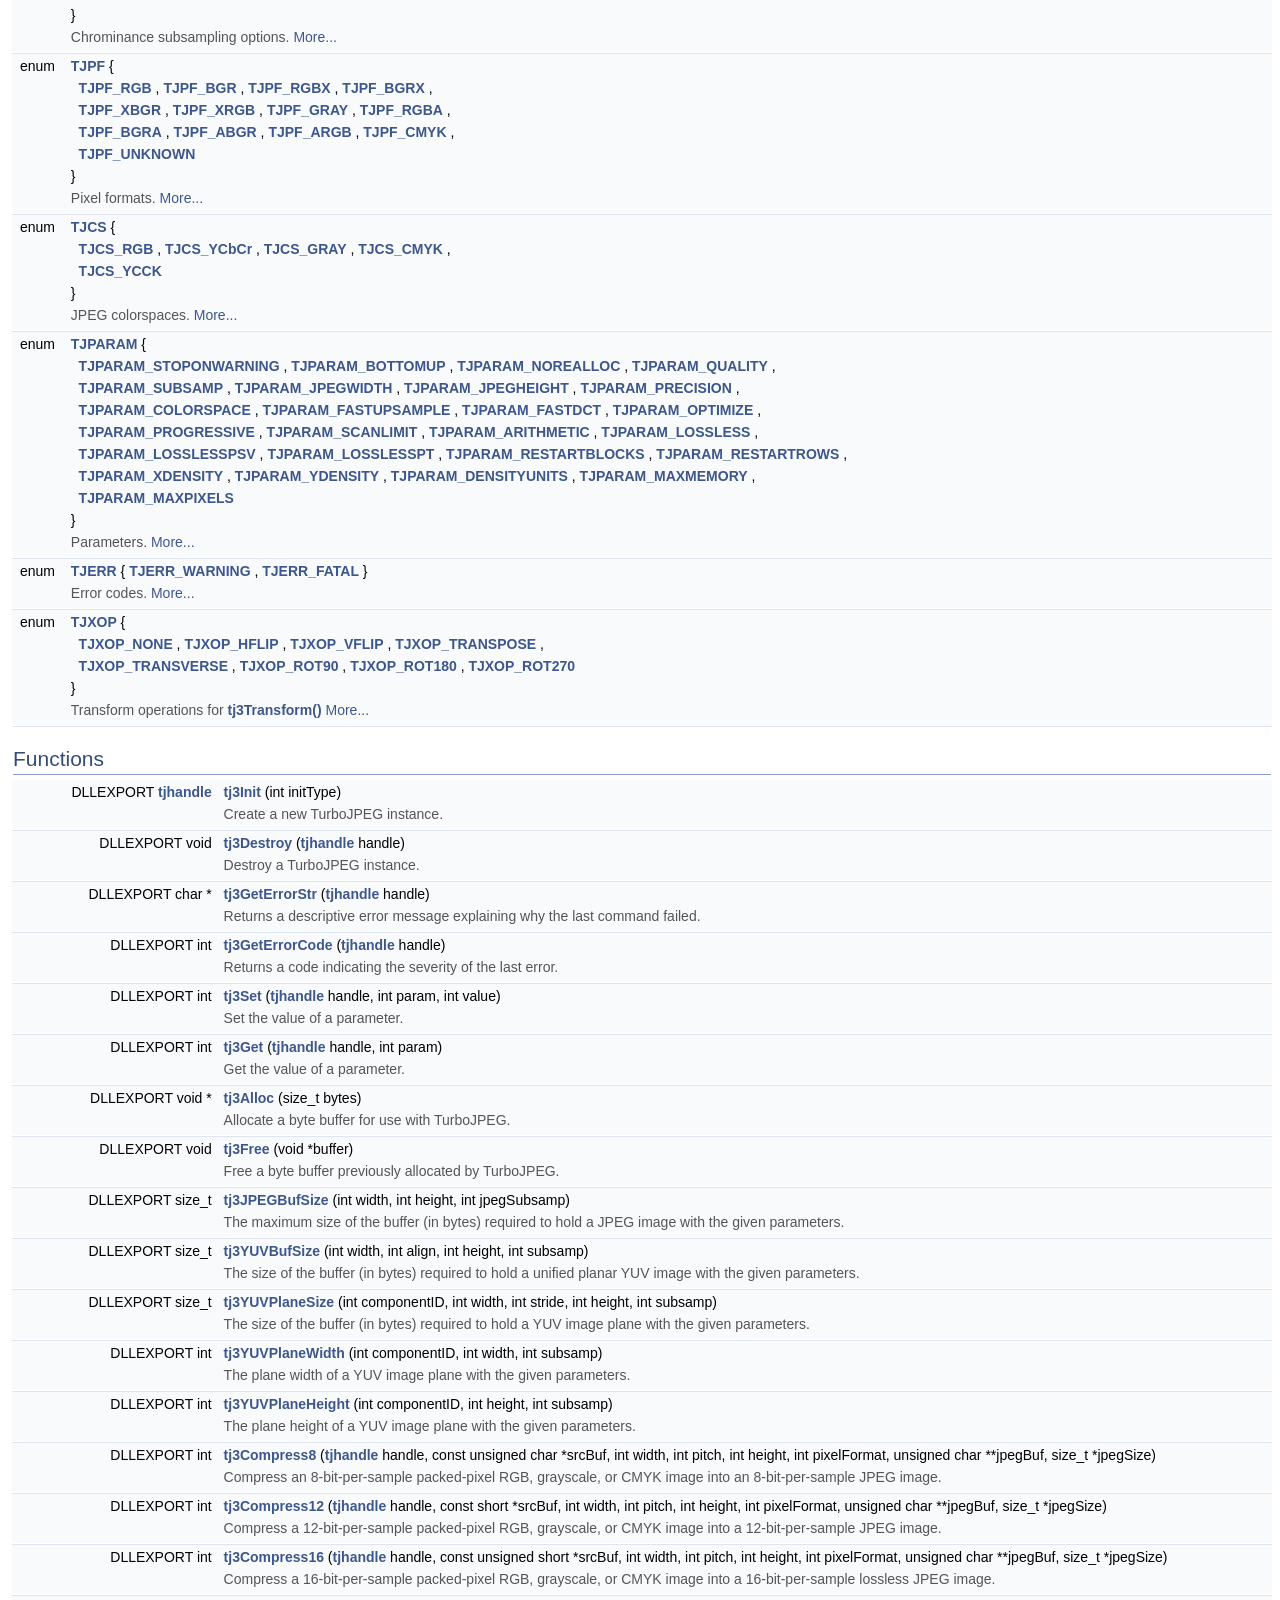
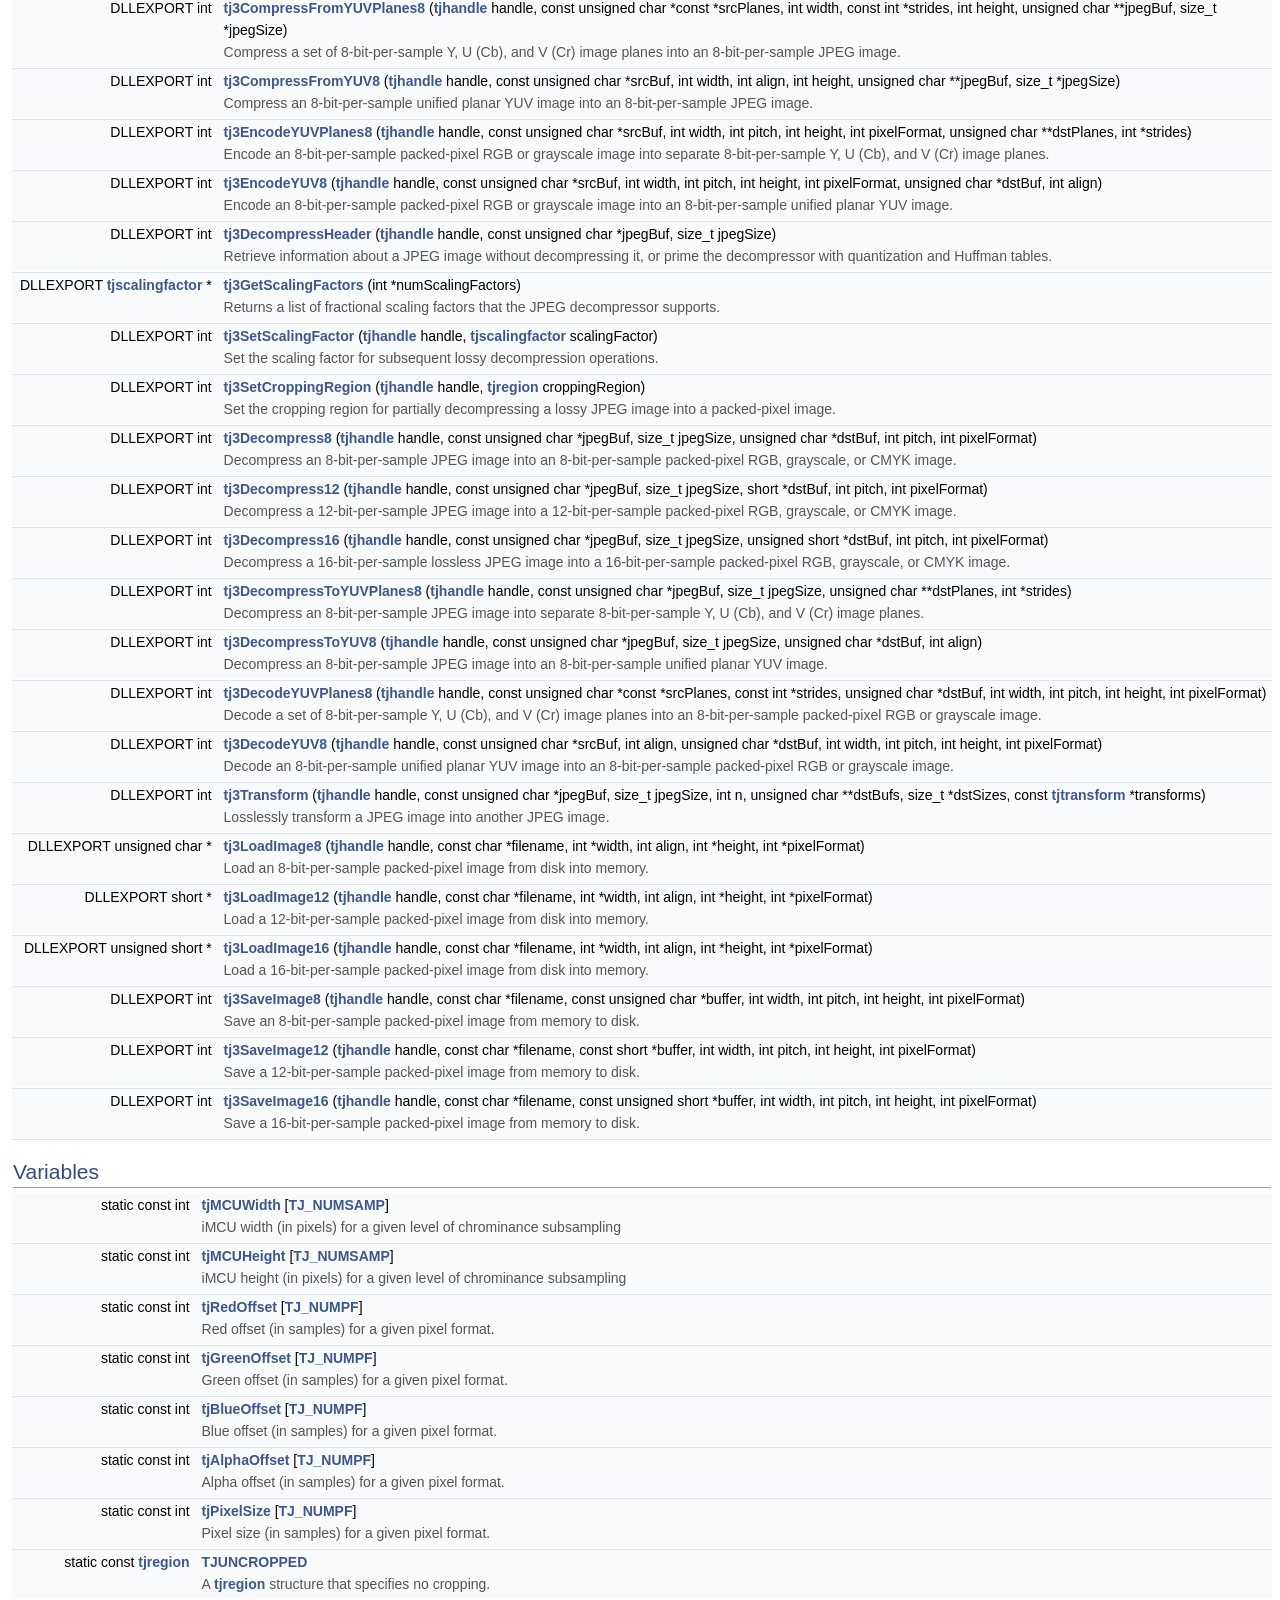
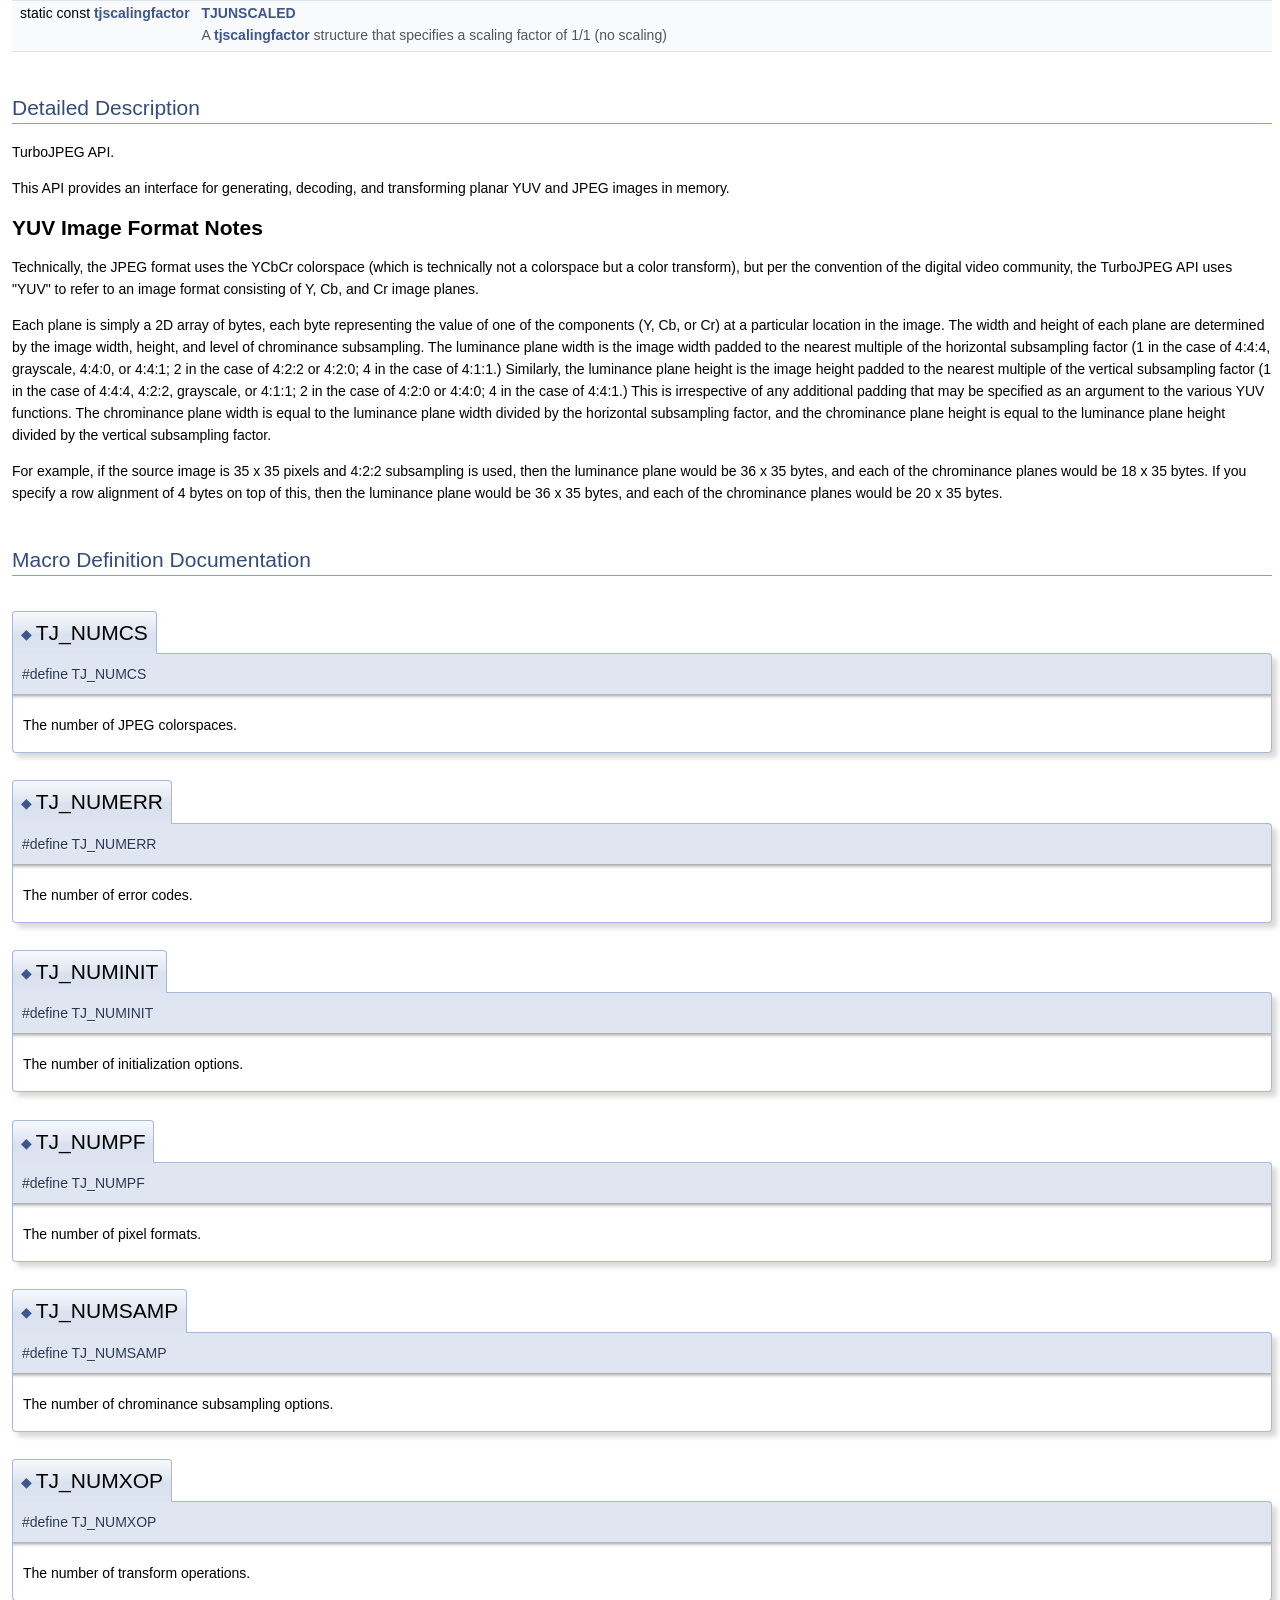
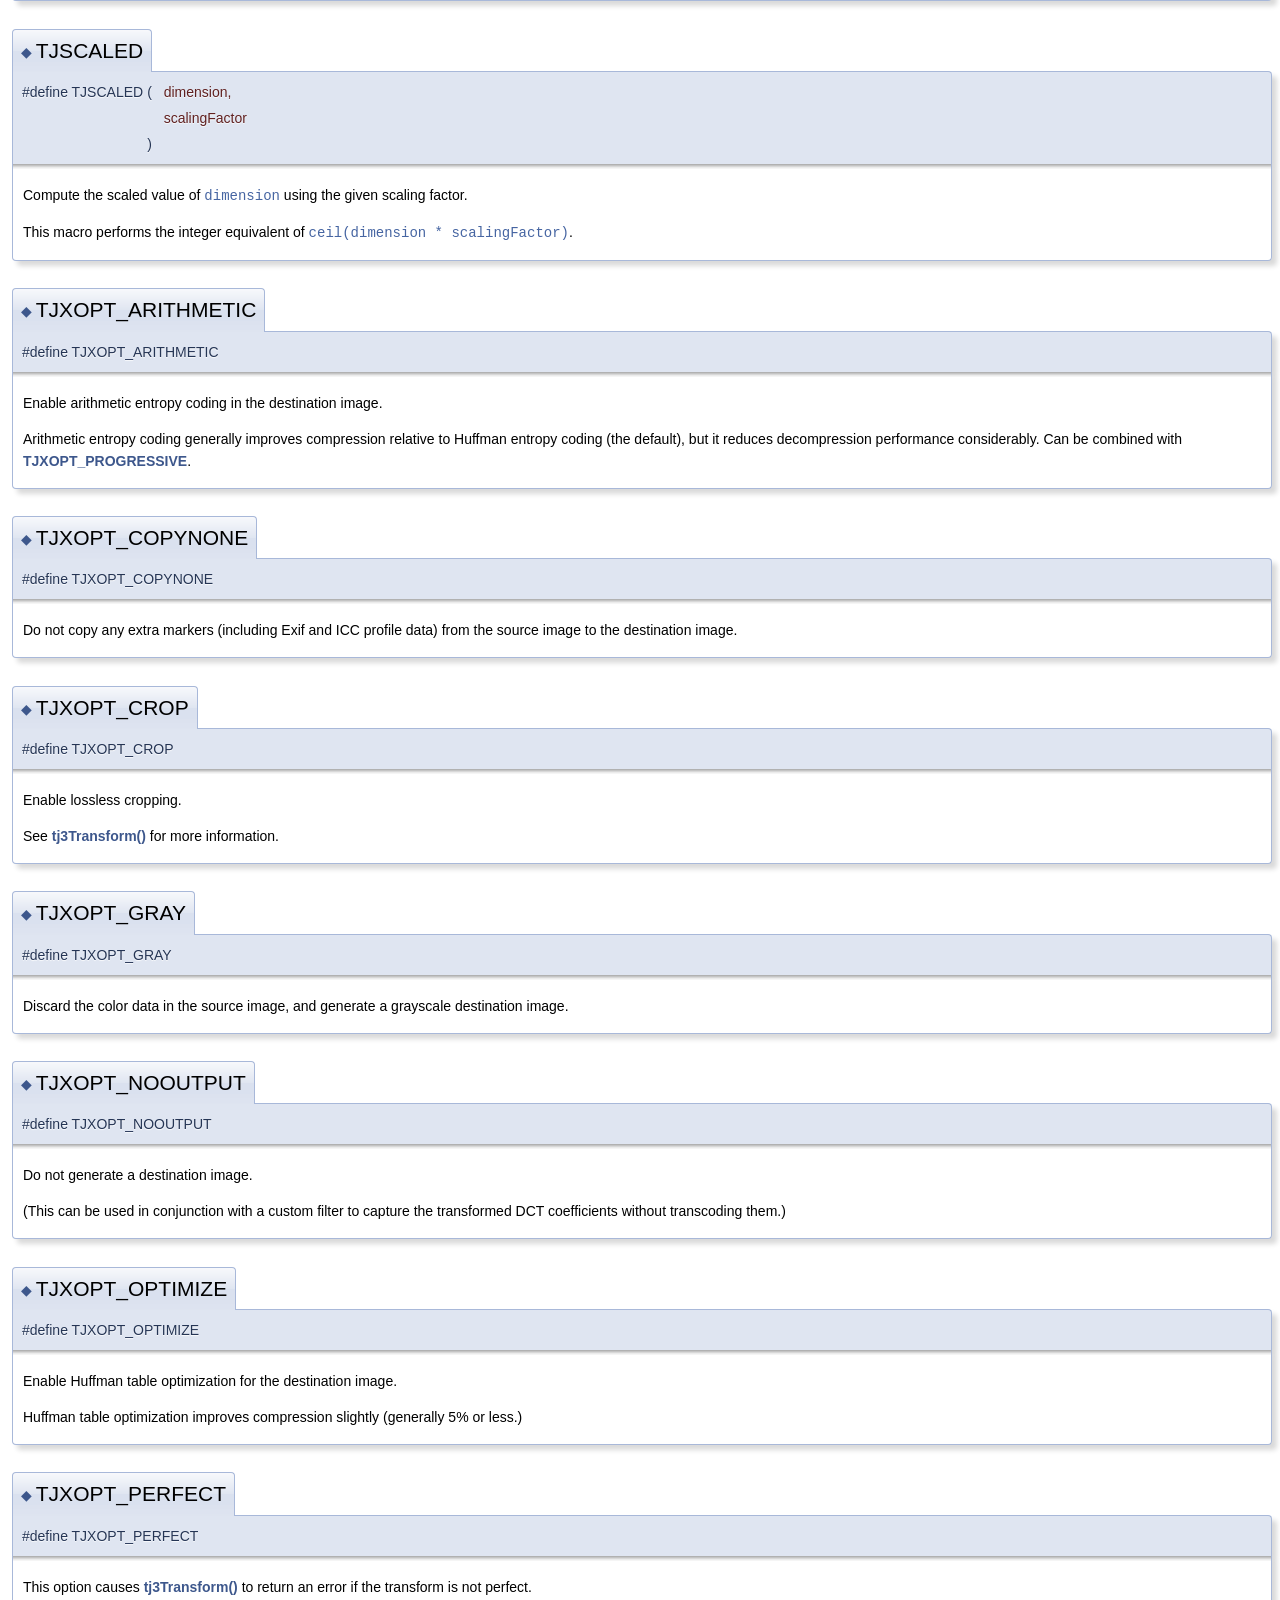
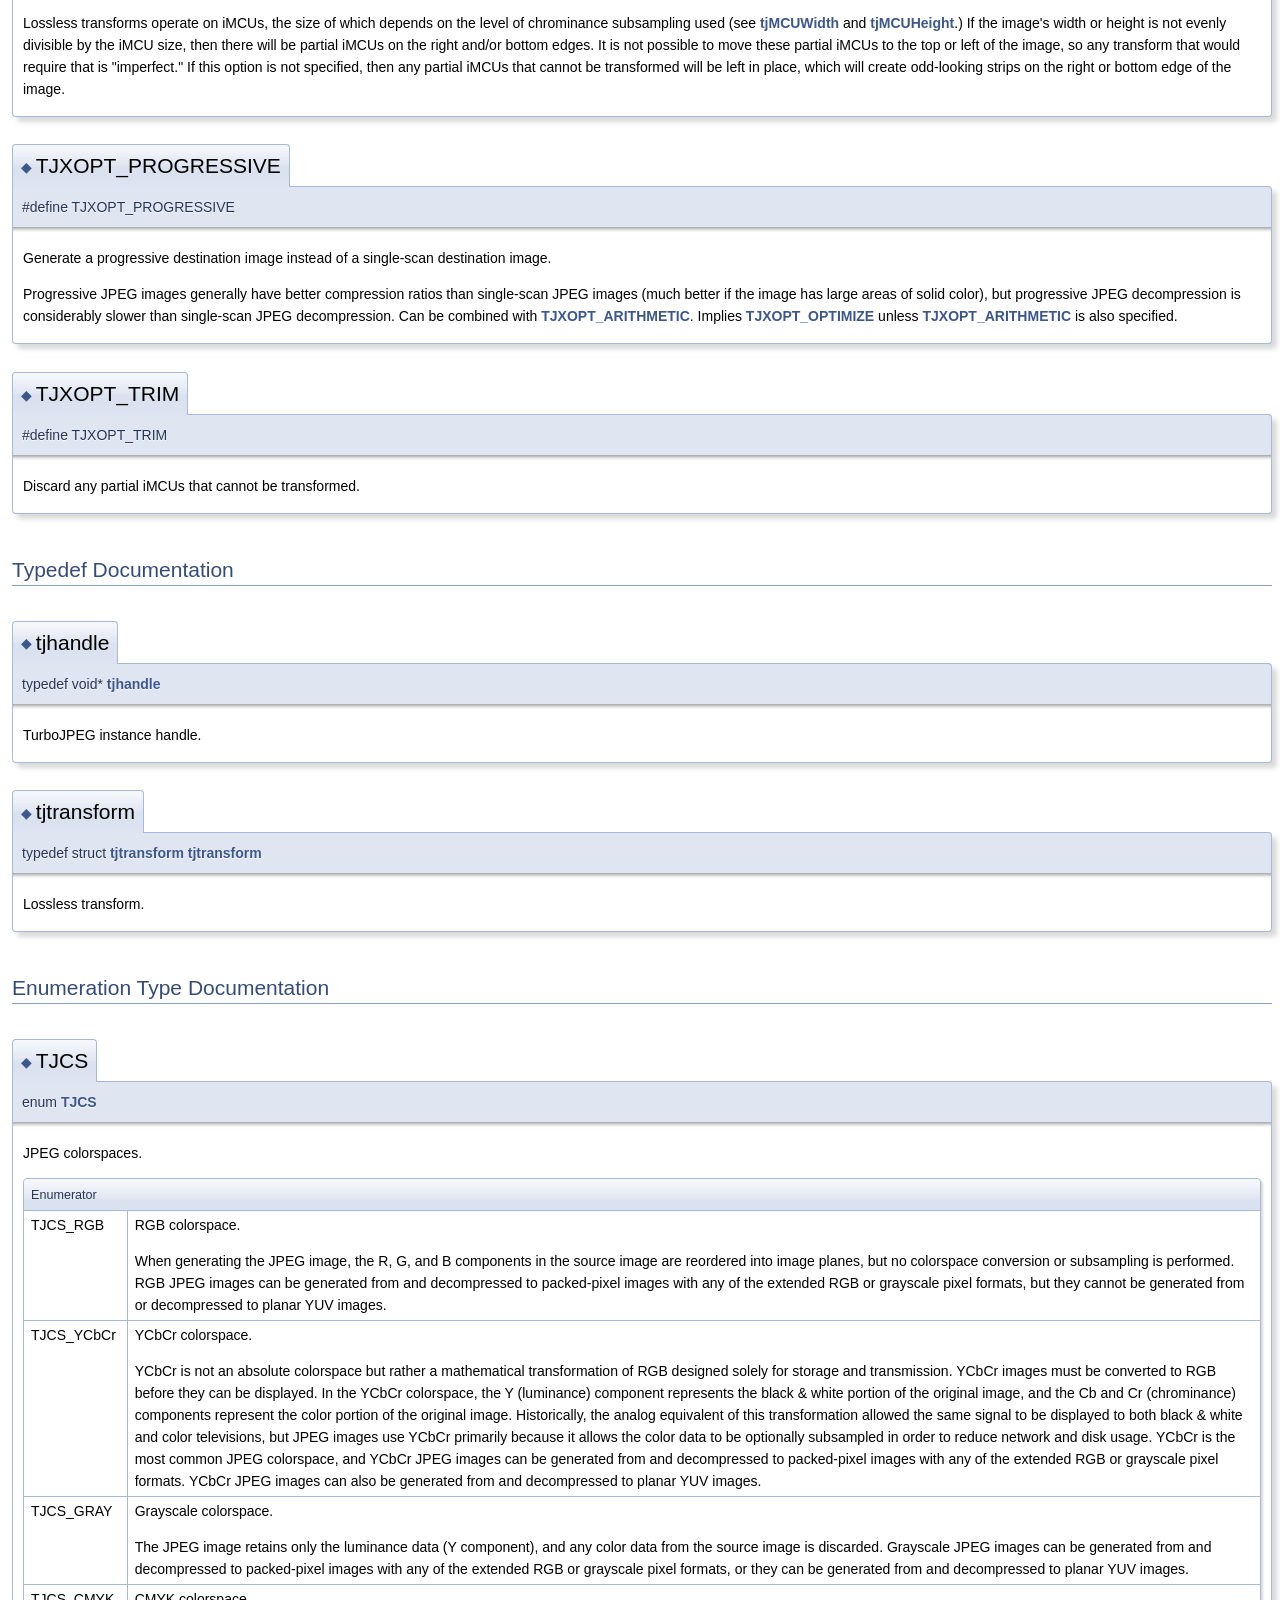
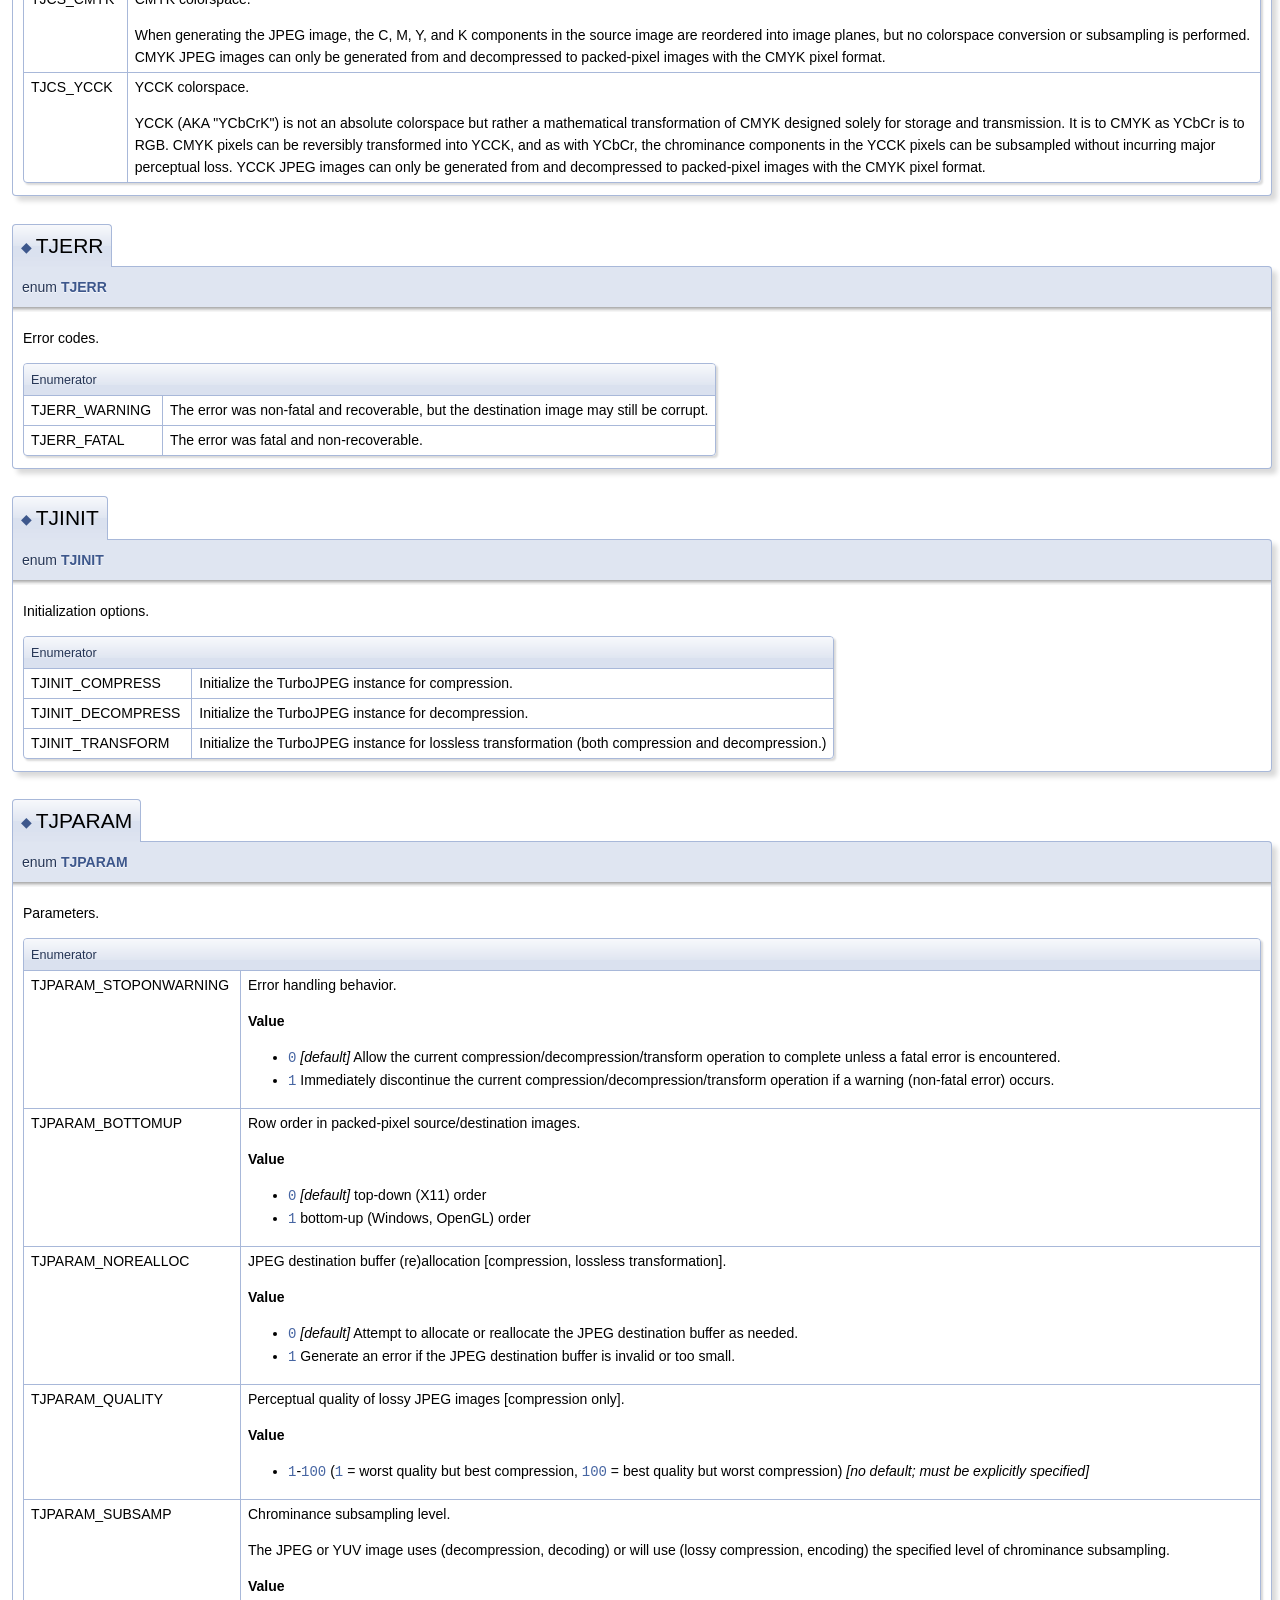
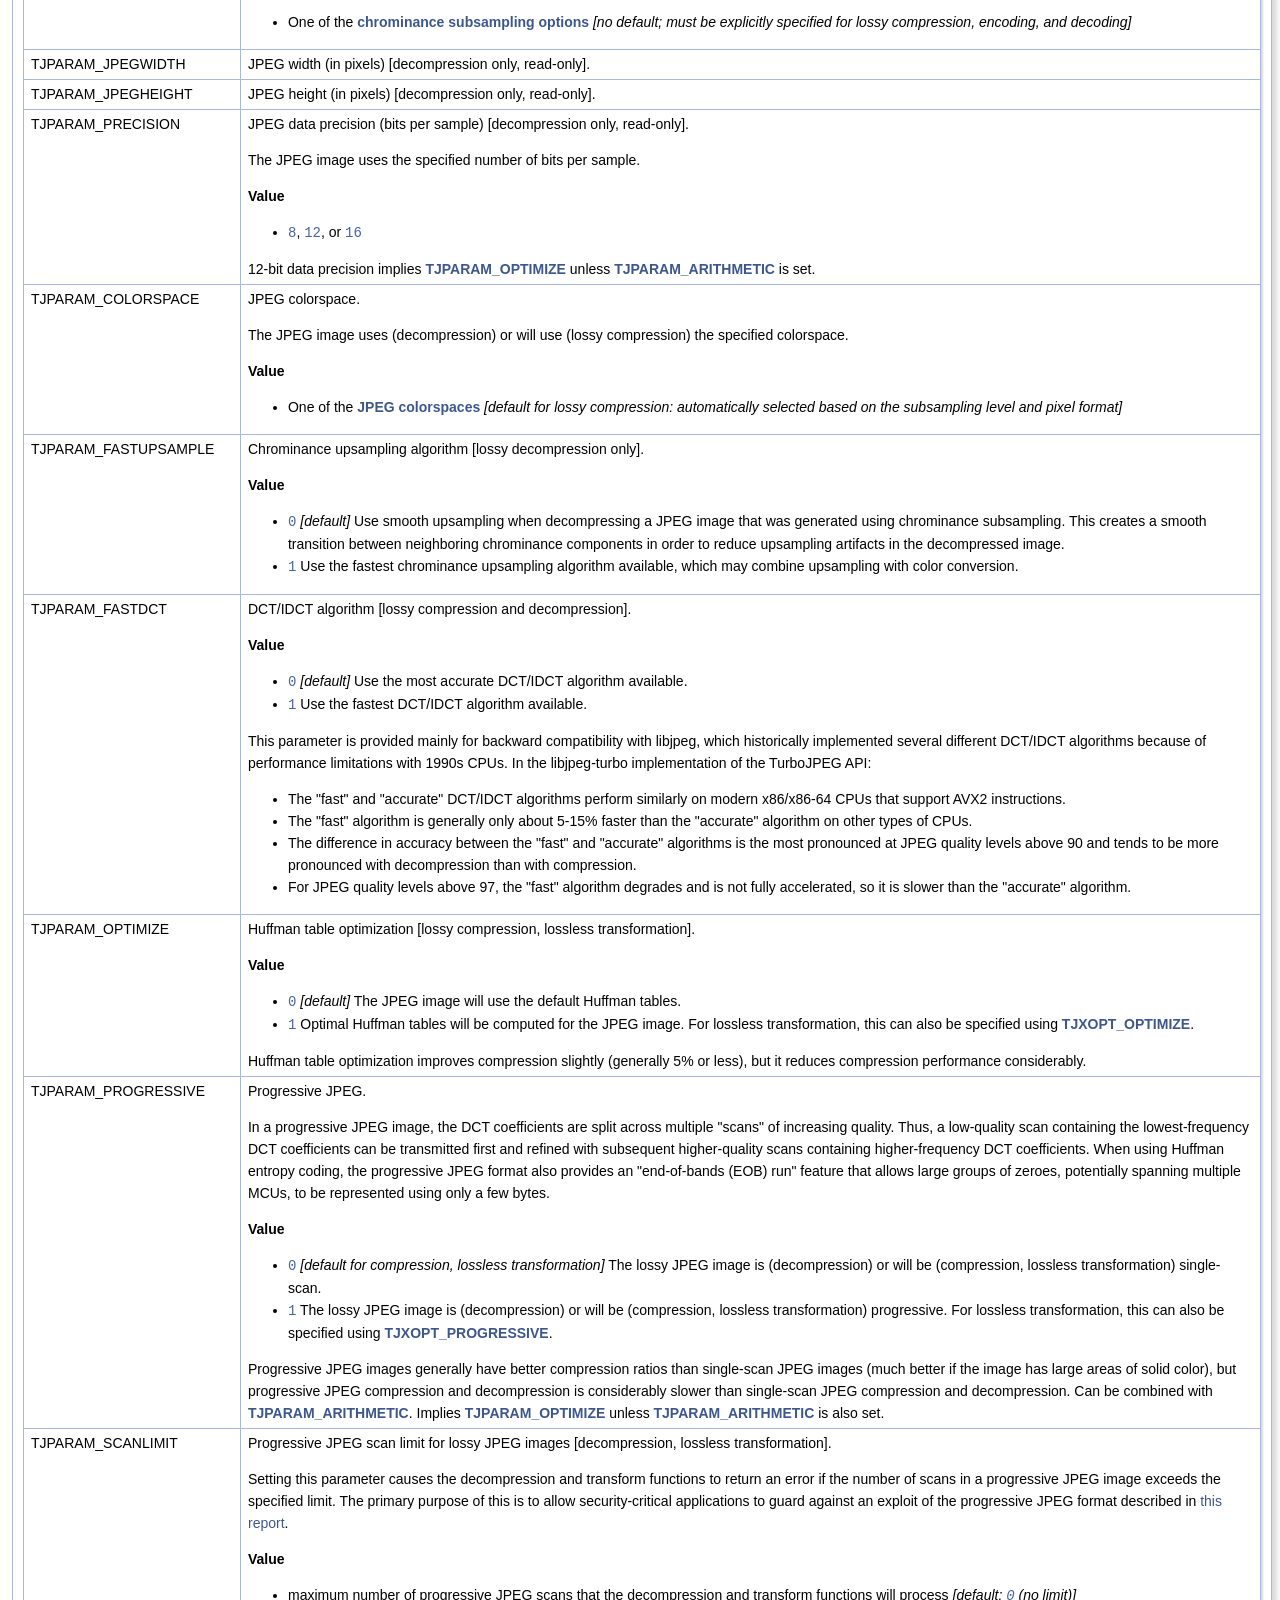
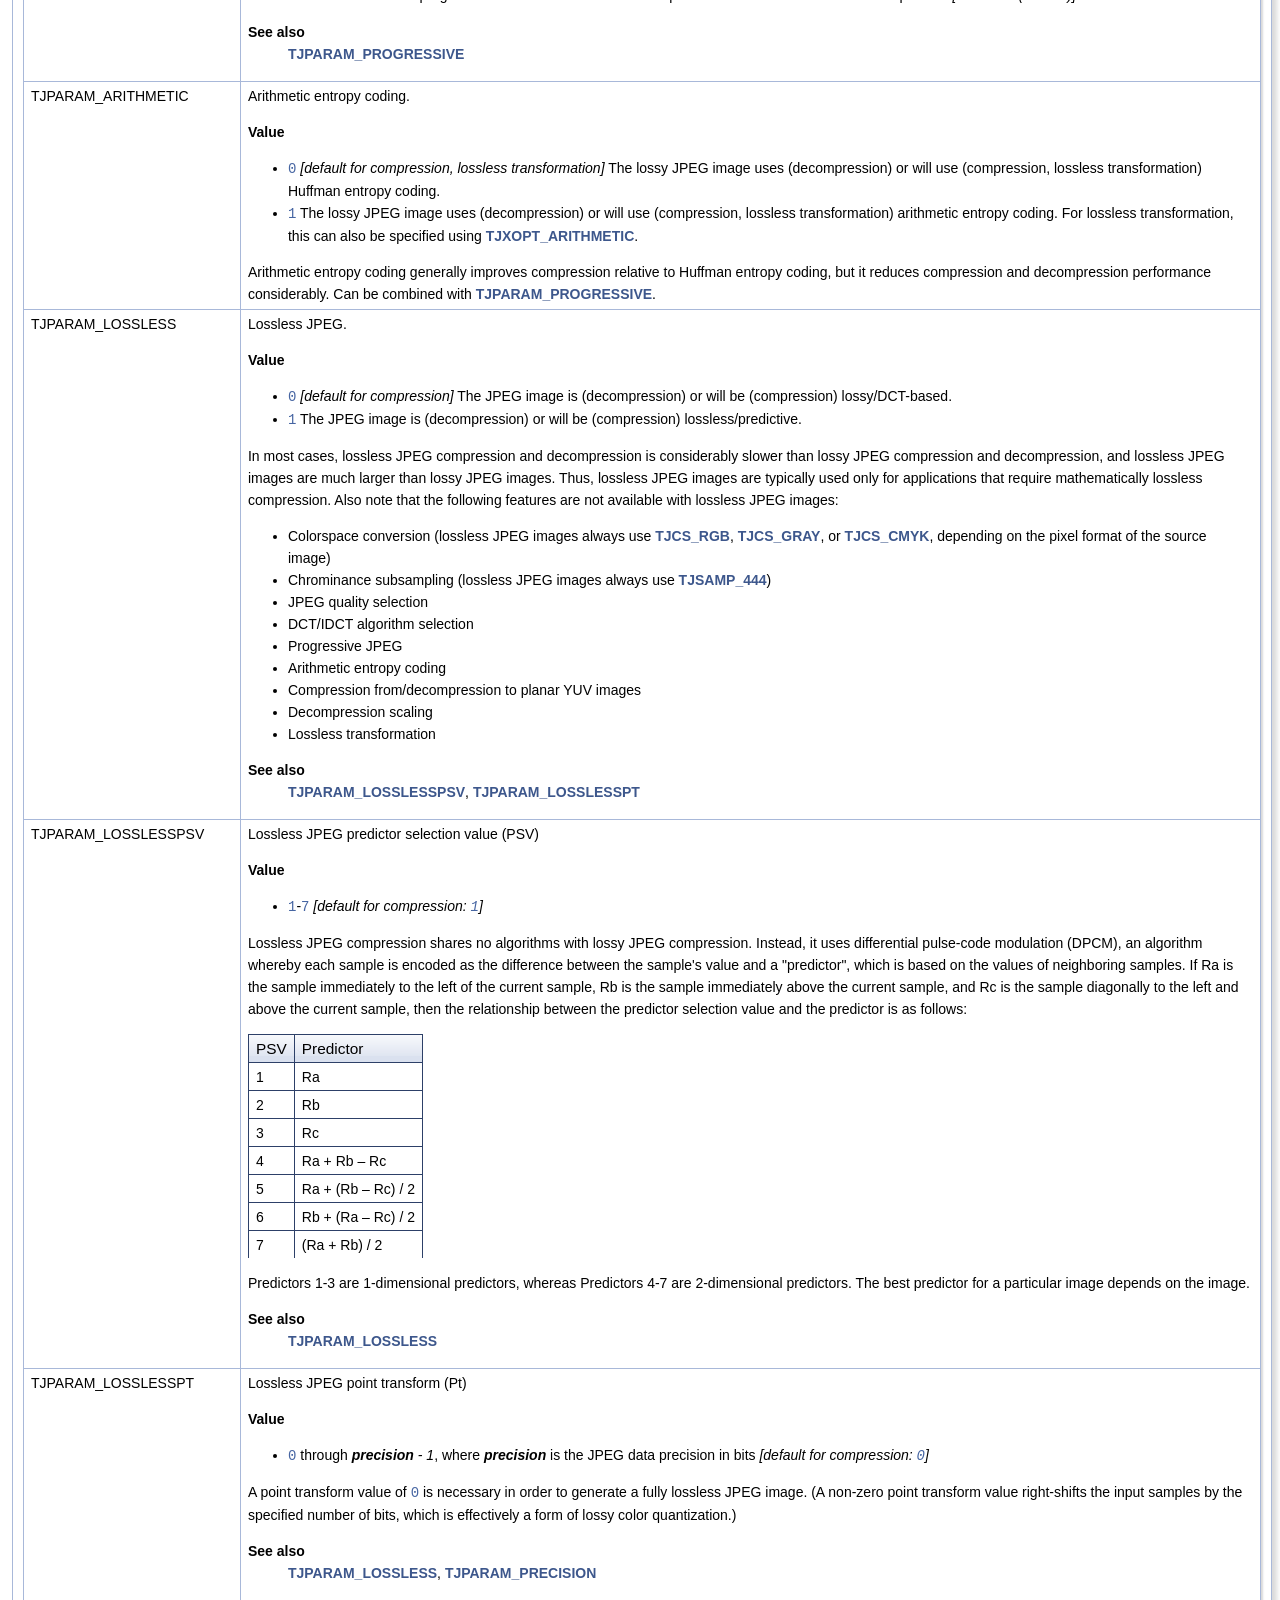
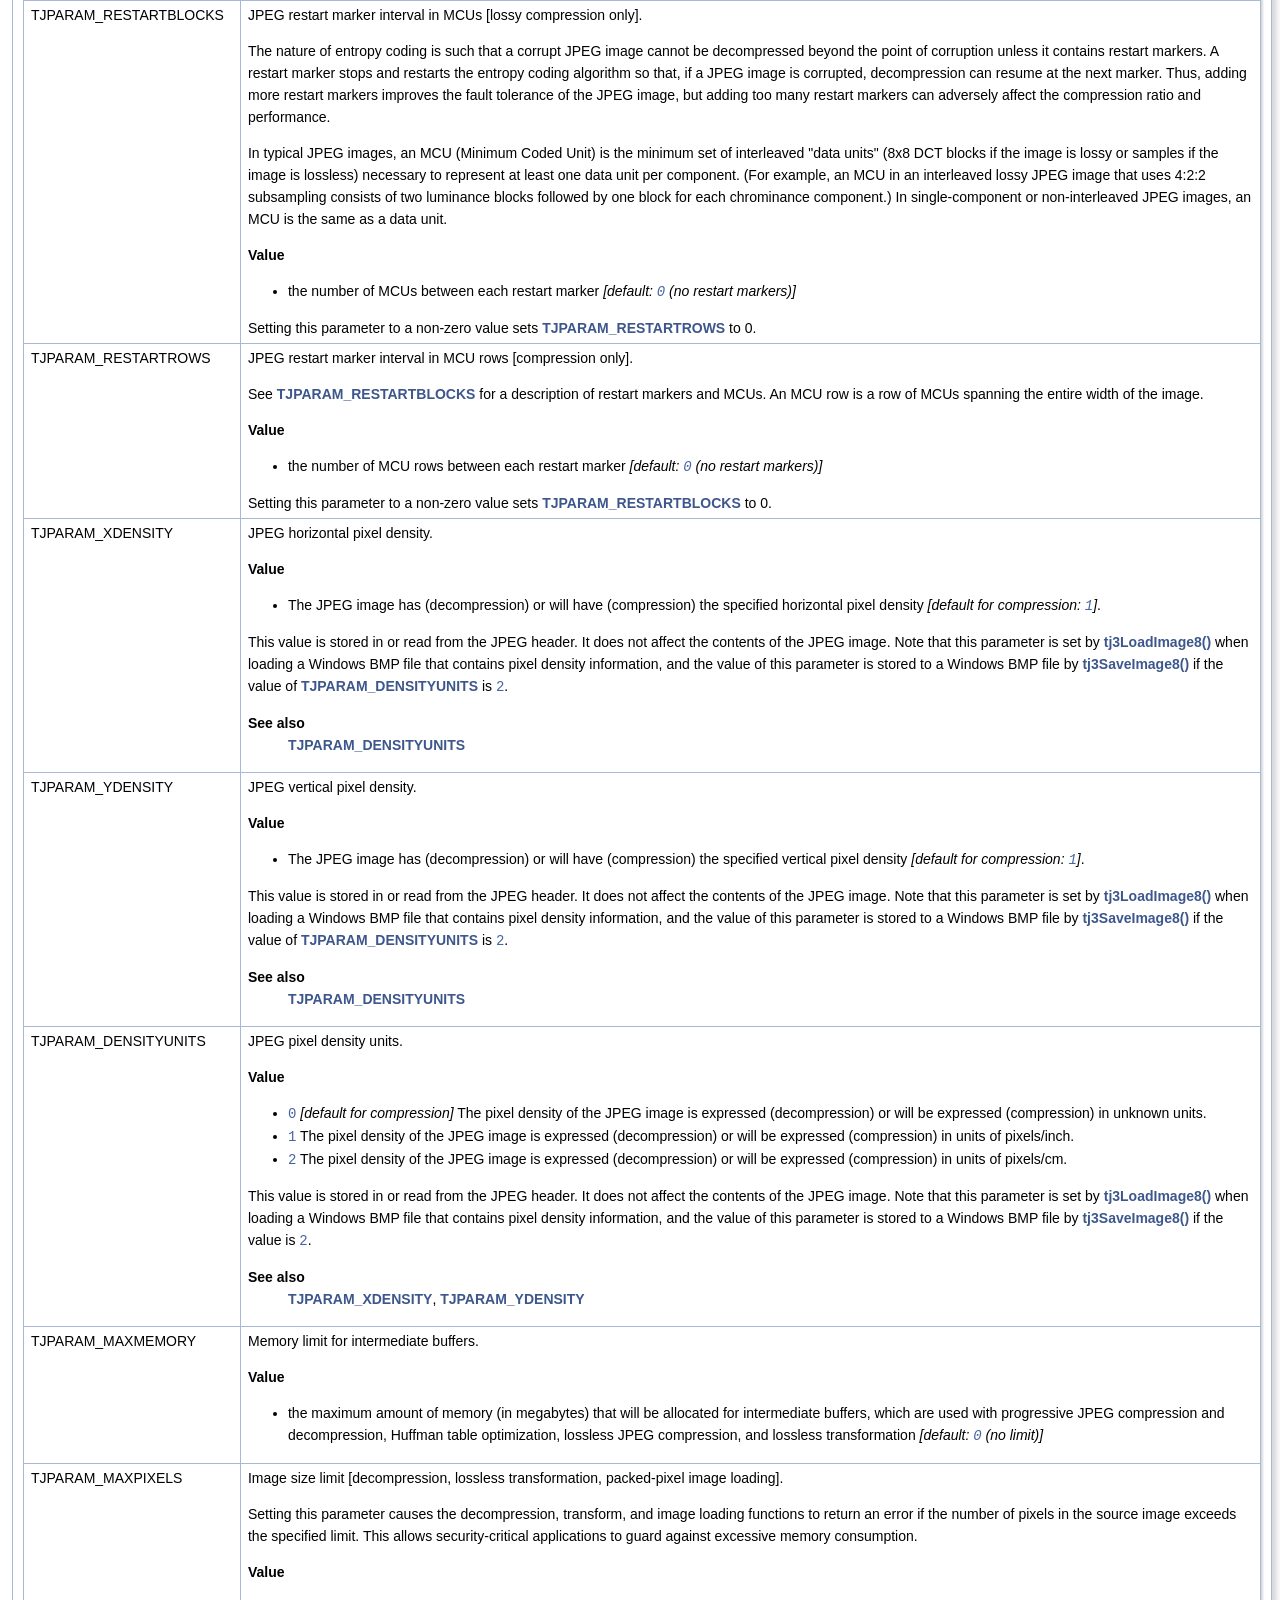
<file: camera-app/third_party/libjpeg-turbo/doc/html/group___turbo_j_p_e_g.html>
<!DOCTYPE html PUBLIC "-//W3C//DTD XHTML 1.0 Transitional//EN" "https://www.w3.org/TR/xhtml1/DTD/xhtml1-transitional.dtd">
<html xmlns="http://www.w3.org/1999/xhtml" lang="en-US">
<head>
<meta http-equiv="Content-Type" content="text/xhtml;charset=UTF-8"/>
<meta http-equiv="X-UA-Compatible" content="IE=11"/>
<meta name="generator" content="Doxygen 1.9.8"/>
<meta name="viewport" content="width=device-width, initial-scale=1"/>
<title>TurboJPEG: TurboJPEG</title>
<link href="tabs.css" rel="stylesheet" type="text/css"/>
<script type="text/javascript" src="jquery.js"></script>
<script type="text/javascript" src="dynsections.js"></script>
<link href="search/search.css" rel="stylesheet" type="text/css"/>
<script type="text/javascript" src="search/searchdata.js"></script>
<script type="text/javascript" src="search/search.js"></script>
<link href="doxygen.css" rel="stylesheet" type="text/css" />
<link href="doxygen-extra.css" rel="stylesheet" type="text/css"/>
</head>
<body>
<div id="top"><!-- do not remove this div, it is closed by doxygen! -->
<div id="titlearea">
<table cellspacing="0" cellpadding="0">
 <tbody>
 <tr id="projectrow">
  <td id="projectalign">
   <div id="projectname">TurboJPEG<span id="projectnumber">&#160;3.0.1</span>
   </div>
  </td>
 </tr>
 </tbody>
</table>
</div>
<!-- end header part -->
<!-- Generated by Doxygen 1.9.8 -->
<script type="text/javascript">
/* @license magnet:?xt=urn:btih:d3d9a9a6595521f9666a5e94cc830dab83b65699&amp;dn=expat.txt MIT */
var searchBox = new SearchBox("searchBox", "search/",'.html');
/* @license-end */
</script>
<script type="text/javascript" src="menudata.js"></script>
<script type="text/javascript" src="menu.js"></script>
<script type="text/javascript">
/* @license magnet:?xt=urn:btih:d3d9a9a6595521f9666a5e94cc830dab83b65699&amp;dn=expat.txt MIT */
$(function() {
  initMenu('',true,false,'search.php','Search');
  $(document).ready(function() { init_search(); });
});
/* @license-end */
</script>
<div id="main-nav"></div>
</div><!-- top -->
<!-- window showing the filter options -->
<div id="MSearchSelectWindow"
     onmouseover="return searchBox.OnSearchSelectShow()"
     onmouseout="return searchBox.OnSearchSelectHide()"
     onkeydown="return searchBox.OnSearchSelectKey(event)">
</div>

<!-- iframe showing the search results (closed by default) -->
<div id="MSearchResultsWindow">
<div id="MSearchResults">
<div class="SRPage">
<div id="SRIndex">
<div id="SRResults"></div>
<div class="SRStatus" id="Loading">Loading...</div>
<div class="SRStatus" id="Searching">Searching...</div>
<div class="SRStatus" id="NoMatches">No Matches</div>
</div>
</div>
</div>
</div>

<div class="header">
  <div class="summary">
<a href="#nested-classes">Data Structures</a> &#124;
<a href="#define-members">Macros</a> &#124;
<a href="#typedef-members">Typedefs</a> &#124;
<a href="#enum-members">Enumerations</a> &#124;
<a href="#func-members">Functions</a> &#124;
<a href="#var-members">Variables</a>  </div>
  <div class="headertitle"><div class="title">TurboJPEG</div></div>
</div><!--header-->
<div class="contents">

<p>TurboJPEG API.  
<a href="#details">More...</a></p>
<table class="memberdecls">
<tr class="heading"><td colspan="2"><h2 class="groupheader"><a id="nested-classes" name="nested-classes"></a>
Data Structures</h2></td></tr>
<tr class="memitem:"><td class="memItemLeft" align="right" valign="top">struct &#160;</td><td class="memItemRight" valign="bottom"><a class="el" href="structtjscalingfactor.html">tjscalingfactor</a></td></tr>
<tr class="memdesc:"><td class="mdescLeft">&#160;</td><td class="mdescRight">Scaling factor.  <a href="structtjscalingfactor.html#details">More...</a><br /></td></tr>
<tr class="separator:"><td class="memSeparator" colspan="2">&#160;</td></tr>
<tr class="memitem:"><td class="memItemLeft" align="right" valign="top">struct &#160;</td><td class="memItemRight" valign="bottom"><a class="el" href="structtjregion.html">tjregion</a></td></tr>
<tr class="memdesc:"><td class="mdescLeft">&#160;</td><td class="mdescRight">Cropping region.  <a href="structtjregion.html#details">More...</a><br /></td></tr>
<tr class="separator:"><td class="memSeparator" colspan="2">&#160;</td></tr>
<tr class="memitem:"><td class="memItemLeft" align="right" valign="top">struct &#160;</td><td class="memItemRight" valign="bottom"><a class="el" href="structtjtransform.html">tjtransform</a></td></tr>
<tr class="memdesc:"><td class="mdescLeft">&#160;</td><td class="mdescRight">Lossless transform.  <a href="structtjtransform.html#details">More...</a><br /></td></tr>
<tr class="separator:"><td class="memSeparator" colspan="2">&#160;</td></tr>
</table><table class="memberdecls">
<tr class="heading"><td colspan="2"><h2 class="groupheader"><a id="define-members" name="define-members"></a>
Macros</h2></td></tr>
<tr class="memitem:ga5e0e8c784295c636f0bf8dab93c4bddf" id="r_ga5e0e8c784295c636f0bf8dab93c4bddf"><td class="memItemLeft" align="right" valign="top">#define&#160;</td><td class="memItemRight" valign="bottom"><a class="el" href="group___turbo_j_p_e_g.html#ga5e0e8c784295c636f0bf8dab93c4bddf">TJ_NUMINIT</a></td></tr>
<tr class="memdesc:ga5e0e8c784295c636f0bf8dab93c4bddf"><td class="mdescLeft">&#160;</td><td class="mdescRight">The number of initialization options.  <br /></td></tr>
<tr class="separator:ga5e0e8c784295c636f0bf8dab93c4bddf"><td class="memSeparator" colspan="2">&#160;</td></tr>
<tr class="memitem:ga5ef3d169162ce77ce348e292a0b7477c" id="r_ga5ef3d169162ce77ce348e292a0b7477c"><td class="memItemLeft" align="right" valign="top">#define&#160;</td><td class="memItemRight" valign="bottom"><a class="el" href="group___turbo_j_p_e_g.html#ga5ef3d169162ce77ce348e292a0b7477c">TJ_NUMSAMP</a></td></tr>
<tr class="memdesc:ga5ef3d169162ce77ce348e292a0b7477c"><td class="mdescLeft">&#160;</td><td class="mdescRight">The number of chrominance subsampling options.  <br /></td></tr>
<tr class="separator:ga5ef3d169162ce77ce348e292a0b7477c"><td class="memSeparator" colspan="2">&#160;</td></tr>
<tr class="memitem:ga7010a4402f54a45ba822ad8675a4655e" id="r_ga7010a4402f54a45ba822ad8675a4655e"><td class="memItemLeft" align="right" valign="top">#define&#160;</td><td class="memItemRight" valign="bottom"><a class="el" href="group___turbo_j_p_e_g.html#ga7010a4402f54a45ba822ad8675a4655e">TJ_NUMPF</a></td></tr>
<tr class="memdesc:ga7010a4402f54a45ba822ad8675a4655e"><td class="mdescLeft">&#160;</td><td class="mdescRight">The number of pixel formats.  <br /></td></tr>
<tr class="separator:ga7010a4402f54a45ba822ad8675a4655e"><td class="memSeparator" colspan="2">&#160;</td></tr>
<tr class="memitem:ga39f57a6fb02d9cf32e7b6890099b5a71" id="r_ga39f57a6fb02d9cf32e7b6890099b5a71"><td class="memItemLeft" align="right" valign="top">#define&#160;</td><td class="memItemRight" valign="bottom"><a class="el" href="group___turbo_j_p_e_g.html#ga39f57a6fb02d9cf32e7b6890099b5a71">TJ_NUMCS</a></td></tr>
<tr class="memdesc:ga39f57a6fb02d9cf32e7b6890099b5a71"><td class="mdescLeft">&#160;</td><td class="mdescRight">The number of JPEG colorspaces.  <br /></td></tr>
<tr class="separator:ga39f57a6fb02d9cf32e7b6890099b5a71"><td class="memSeparator" colspan="2">&#160;</td></tr>
<tr class="memitem:ga79bde1b4a3e2351e00887e47781b966e" id="r_ga79bde1b4a3e2351e00887e47781b966e"><td class="memItemLeft" align="right" valign="top">#define&#160;</td><td class="memItemRight" valign="bottom"><a class="el" href="group___turbo_j_p_e_g.html#ga79bde1b4a3e2351e00887e47781b966e">TJ_NUMERR</a></td></tr>
<tr class="memdesc:ga79bde1b4a3e2351e00887e47781b966e"><td class="mdescLeft">&#160;</td><td class="mdescRight">The number of error codes.  <br /></td></tr>
<tr class="separator:ga79bde1b4a3e2351e00887e47781b966e"><td class="memSeparator" colspan="2">&#160;</td></tr>
<tr class="memitem:ga0f6dbd18adf38b7d46ac547f0f4d562c" id="r_ga0f6dbd18adf38b7d46ac547f0f4d562c"><td class="memItemLeft" align="right" valign="top">#define&#160;</td><td class="memItemRight" valign="bottom"><a class="el" href="group___turbo_j_p_e_g.html#ga0f6dbd18adf38b7d46ac547f0f4d562c">TJ_NUMXOP</a></td></tr>
<tr class="memdesc:ga0f6dbd18adf38b7d46ac547f0f4d562c"><td class="mdescLeft">&#160;</td><td class="mdescRight">The number of transform operations.  <br /></td></tr>
<tr class="separator:ga0f6dbd18adf38b7d46ac547f0f4d562c"><td class="memSeparator" colspan="2">&#160;</td></tr>
<tr class="memitem:ga50e03cb5ed115330e212417429600b00" id="r_ga50e03cb5ed115330e212417429600b00"><td class="memItemLeft" align="right" valign="top">#define&#160;</td><td class="memItemRight" valign="bottom"><a class="el" href="group___turbo_j_p_e_g.html#ga50e03cb5ed115330e212417429600b00">TJXOPT_PERFECT</a></td></tr>
<tr class="memdesc:ga50e03cb5ed115330e212417429600b00"><td class="mdescLeft">&#160;</td><td class="mdescRight">This option causes <a class="el" href="group___turbo_j_p_e_g.html#gaff23ba1dcabed456794b844791613920" title="Losslessly transform a JPEG image into another JPEG image.">tj3Transform()</a> to return an error if the transform is not perfect.  <br /></td></tr>
<tr class="separator:ga50e03cb5ed115330e212417429600b00"><td class="memSeparator" colspan="2">&#160;</td></tr>
<tr class="memitem:ga319826b7eb1583c0595bbe7b95428709" id="r_ga319826b7eb1583c0595bbe7b95428709"><td class="memItemLeft" align="right" valign="top">#define&#160;</td><td class="memItemRight" valign="bottom"><a class="el" href="group___turbo_j_p_e_g.html#ga319826b7eb1583c0595bbe7b95428709">TJXOPT_TRIM</a></td></tr>
<tr class="memdesc:ga319826b7eb1583c0595bbe7b95428709"><td class="mdescLeft">&#160;</td><td class="mdescRight">Discard any partial iMCUs that cannot be transformed.  <br /></td></tr>
<tr class="separator:ga319826b7eb1583c0595bbe7b95428709"><td class="memSeparator" colspan="2">&#160;</td></tr>
<tr class="memitem:ga9c771a757fc1294add611906b89ab2d2" id="r_ga9c771a757fc1294add611906b89ab2d2"><td class="memItemLeft" align="right" valign="top">#define&#160;</td><td class="memItemRight" valign="bottom"><a class="el" href="group___turbo_j_p_e_g.html#ga9c771a757fc1294add611906b89ab2d2">TJXOPT_CROP</a></td></tr>
<tr class="memdesc:ga9c771a757fc1294add611906b89ab2d2"><td class="mdescLeft">&#160;</td><td class="mdescRight">Enable lossless cropping.  <br /></td></tr>
<tr class="separator:ga9c771a757fc1294add611906b89ab2d2"><td class="memSeparator" colspan="2">&#160;</td></tr>
<tr class="memitem:ga3acee7b48ade1b99e5588736007c2589" id="r_ga3acee7b48ade1b99e5588736007c2589"><td class="memItemLeft" align="right" valign="top">#define&#160;</td><td class="memItemRight" valign="bottom"><a class="el" href="group___turbo_j_p_e_g.html#ga3acee7b48ade1b99e5588736007c2589">TJXOPT_GRAY</a></td></tr>
<tr class="memdesc:ga3acee7b48ade1b99e5588736007c2589"><td class="mdescLeft">&#160;</td><td class="mdescRight">Discard the color data in the source image, and generate a grayscale destination image.  <br /></td></tr>
<tr class="separator:ga3acee7b48ade1b99e5588736007c2589"><td class="memSeparator" colspan="2">&#160;</td></tr>
<tr class="memitem:gafbf992bbf6e006705886333703ffab31" id="r_gafbf992bbf6e006705886333703ffab31"><td class="memItemLeft" align="right" valign="top">#define&#160;</td><td class="memItemRight" valign="bottom"><a class="el" href="group___turbo_j_p_e_g.html#gafbf992bbf6e006705886333703ffab31">TJXOPT_NOOUTPUT</a></td></tr>
<tr class="memdesc:gafbf992bbf6e006705886333703ffab31"><td class="mdescLeft">&#160;</td><td class="mdescRight">Do not generate a destination image.  <br /></td></tr>
<tr class="separator:gafbf992bbf6e006705886333703ffab31"><td class="memSeparator" colspan="2">&#160;</td></tr>
<tr class="memitem:gad2371c80674584ecc1a7d75e564cf026" id="r_gad2371c80674584ecc1a7d75e564cf026"><td class="memItemLeft" align="right" valign="top">#define&#160;</td><td class="memItemRight" valign="bottom"><a class="el" href="group___turbo_j_p_e_g.html#gad2371c80674584ecc1a7d75e564cf026">TJXOPT_PROGRESSIVE</a></td></tr>
<tr class="memdesc:gad2371c80674584ecc1a7d75e564cf026"><td class="mdescLeft">&#160;</td><td class="mdescRight">Generate a progressive destination image instead of a single-scan destination image.  <br /></td></tr>
<tr class="separator:gad2371c80674584ecc1a7d75e564cf026"><td class="memSeparator" colspan="2">&#160;</td></tr>
<tr class="memitem:ga153b468cfb905d0de61706c838986fe8" id="r_ga153b468cfb905d0de61706c838986fe8"><td class="memItemLeft" align="right" valign="top">#define&#160;</td><td class="memItemRight" valign="bottom"><a class="el" href="group___turbo_j_p_e_g.html#ga153b468cfb905d0de61706c838986fe8">TJXOPT_COPYNONE</a></td></tr>
<tr class="memdesc:ga153b468cfb905d0de61706c838986fe8"><td class="mdescLeft">&#160;</td><td class="mdescRight">Do not copy any extra markers (including Exif and ICC profile data) from the source image to the destination image.  <br /></td></tr>
<tr class="separator:ga153b468cfb905d0de61706c838986fe8"><td class="memSeparator" colspan="2">&#160;</td></tr>
<tr class="memitem:gaecaaa3b7e2af812592c015d83207f010" id="r_gaecaaa3b7e2af812592c015d83207f010"><td class="memItemLeft" align="right" valign="top">#define&#160;</td><td class="memItemRight" valign="bottom"><a class="el" href="group___turbo_j_p_e_g.html#gaecaaa3b7e2af812592c015d83207f010">TJXOPT_ARITHMETIC</a></td></tr>
<tr class="memdesc:gaecaaa3b7e2af812592c015d83207f010"><td class="mdescLeft">&#160;</td><td class="mdescRight">Enable arithmetic entropy coding in the destination image.  <br /></td></tr>
<tr class="separator:gaecaaa3b7e2af812592c015d83207f010"><td class="memSeparator" colspan="2">&#160;</td></tr>
<tr class="memitem:ga6bedf37aa9e1122f3ec9f7302ca59117" id="r_ga6bedf37aa9e1122f3ec9f7302ca59117"><td class="memItemLeft" align="right" valign="top">#define&#160;</td><td class="memItemRight" valign="bottom"><a class="el" href="group___turbo_j_p_e_g.html#ga6bedf37aa9e1122f3ec9f7302ca59117">TJXOPT_OPTIMIZE</a></td></tr>
<tr class="memdesc:ga6bedf37aa9e1122f3ec9f7302ca59117"><td class="mdescLeft">&#160;</td><td class="mdescRight">Enable Huffman table optimization for the destination image.  <br /></td></tr>
<tr class="separator:ga6bedf37aa9e1122f3ec9f7302ca59117"><td class="memSeparator" colspan="2">&#160;</td></tr>
<tr class="memitem:ga84878bb65404204743aa18cac02781df" id="r_ga84878bb65404204743aa18cac02781df"><td class="memItemLeft" align="right" valign="top">#define&#160;</td><td class="memItemRight" valign="bottom"><a class="el" href="group___turbo_j_p_e_g.html#ga84878bb65404204743aa18cac02781df">TJSCALED</a>(dimension,  scalingFactor)</td></tr>
<tr class="memdesc:ga84878bb65404204743aa18cac02781df"><td class="mdescLeft">&#160;</td><td class="mdescRight">Compute the scaled value of <code>dimension</code> using the given scaling factor.  <br /></td></tr>
<tr class="separator:ga84878bb65404204743aa18cac02781df"><td class="memSeparator" colspan="2">&#160;</td></tr>
</table><table class="memberdecls">
<tr class="heading"><td colspan="2"><h2 class="groupheader"><a id="typedef-members" name="typedef-members"></a>
Typedefs</h2></td></tr>
<tr class="memitem:ga504805ec0161f1b505397ca0118bf8fd" id="r_ga504805ec0161f1b505397ca0118bf8fd"><td class="memItemLeft" align="right" valign="top">typedef struct <a class="el" href="structtjtransform.html">tjtransform</a>&#160;</td><td class="memItemRight" valign="bottom"><a class="el" href="group___turbo_j_p_e_g.html#ga504805ec0161f1b505397ca0118bf8fd">tjtransform</a></td></tr>
<tr class="memdesc:ga504805ec0161f1b505397ca0118bf8fd"><td class="mdescLeft">&#160;</td><td class="mdescRight">Lossless transform.  <br /></td></tr>
<tr class="separator:ga504805ec0161f1b505397ca0118bf8fd"><td class="memSeparator" colspan="2">&#160;</td></tr>
<tr class="memitem:ga758d2634ecb4949de7815cba621f5763" id="r_ga758d2634ecb4949de7815cba621f5763"><td class="memItemLeft" align="right" valign="top">typedef void *&#160;</td><td class="memItemRight" valign="bottom"><a class="el" href="group___turbo_j_p_e_g.html#ga758d2634ecb4949de7815cba621f5763">tjhandle</a></td></tr>
<tr class="memdesc:ga758d2634ecb4949de7815cba621f5763"><td class="mdescLeft">&#160;</td><td class="mdescRight">TurboJPEG instance handle.  <br /></td></tr>
<tr class="separator:ga758d2634ecb4949de7815cba621f5763"><td class="memSeparator" colspan="2">&#160;</td></tr>
</table><table class="memberdecls">
<tr class="heading"><td colspan="2"><h2 class="groupheader"><a id="enum-members" name="enum-members"></a>
Enumerations</h2></td></tr>
<tr class="memitem:ga3850bbee1313e752e667b4eb08b1e086" id="r_ga3850bbee1313e752e667b4eb08b1e086"><td class="memItemLeft" align="right" valign="top">enum &#160;</td><td class="memItemRight" valign="bottom"><a class="el" href="group___turbo_j_p_e_g.html#ga3850bbee1313e752e667b4eb08b1e086">TJINIT</a> { <a class="el" href="group___turbo_j_p_e_g.html#gga3850bbee1313e752e667b4eb08b1e086aa45ac279e3dc6ffabc4b0f45864da796">TJINIT_COMPRESS</a>
, <a class="el" href="group___turbo_j_p_e_g.html#gga3850bbee1313e752e667b4eb08b1e086a4b8ca1ef700699b71350700bf95c2167">TJINIT_DECOMPRESS</a>
, <a class="el" href="group___turbo_j_p_e_g.html#gga3850bbee1313e752e667b4eb08b1e086a8d58a2a4c45b3e0cd349746544a6e0c2">TJINIT_TRANSFORM</a>
 }</td></tr>
<tr class="memdesc:ga3850bbee1313e752e667b4eb08b1e086"><td class="mdescLeft">&#160;</td><td class="mdescRight">Initialization options.  <a href="group___turbo_j_p_e_g.html#ga3850bbee1313e752e667b4eb08b1e086">More...</a><br /></td></tr>
<tr class="separator:ga3850bbee1313e752e667b4eb08b1e086"><td class="memSeparator" colspan="2">&#160;</td></tr>
<tr class="memitem:ga1d047060ea80bb9820d540bb928e9074" id="r_ga1d047060ea80bb9820d540bb928e9074"><td class="memItemLeft" align="right" valign="top">enum &#160;</td><td class="memItemRight" valign="bottom"><a class="el" href="group___turbo_j_p_e_g.html#ga1d047060ea80bb9820d540bb928e9074">TJSAMP</a> { <br />
&#160;&#160;<a class="el" href="group___turbo_j_p_e_g.html#gga1d047060ea80bb9820d540bb928e9074afb8da4f44197837bdec0a4f593dacae3">TJSAMP_444</a>
, <a class="el" href="group___turbo_j_p_e_g.html#gga1d047060ea80bb9820d540bb928e9074a136130902cc578f11f32429b59368404">TJSAMP_422</a>
, <a class="el" href="group___turbo_j_p_e_g.html#gga1d047060ea80bb9820d540bb928e9074a63085dbf683cfe39e513cdb6343e3737">TJSAMP_420</a>
, <a class="el" href="group___turbo_j_p_e_g.html#gga1d047060ea80bb9820d540bb928e9074a3f1c9504842ddc7a48d0f690754b6248">TJSAMP_GRAY</a>
, <br />
&#160;&#160;<a class="el" href="group___turbo_j_p_e_g.html#gga1d047060ea80bb9820d540bb928e9074accf740e6f3aa6ba20ba922cad13cb974">TJSAMP_440</a>
, <a class="el" href="group___turbo_j_p_e_g.html#gga1d047060ea80bb9820d540bb928e9074a28ec62575e5ea295c3fde3001dc628e2">TJSAMP_411</a>
, <a class="el" href="group___turbo_j_p_e_g.html#gga1d047060ea80bb9820d540bb928e9074a3351696e1dd34a083a35b6be8b90122d">TJSAMP_441</a>
, <a class="el" href="group___turbo_j_p_e_g.html#gga1d047060ea80bb9820d540bb928e9074ac124fa8f6cb41147e3d670dfbdfb7173">TJSAMP_UNKNOWN</a>
<br />
 }</td></tr>
<tr class="memdesc:ga1d047060ea80bb9820d540bb928e9074"><td class="mdescLeft">&#160;</td><td class="mdescRight">Chrominance subsampling options.  <a href="group___turbo_j_p_e_g.html#ga1d047060ea80bb9820d540bb928e9074">More...</a><br /></td></tr>
<tr class="separator:ga1d047060ea80bb9820d540bb928e9074"><td class="memSeparator" colspan="2">&#160;</td></tr>
<tr class="memitem:gac916144e26c3817ac514e64ae5d12e2a" id="r_gac916144e26c3817ac514e64ae5d12e2a"><td class="memItemLeft" align="right" valign="top">enum &#160;</td><td class="memItemRight" valign="bottom"><a class="el" href="group___turbo_j_p_e_g.html#gac916144e26c3817ac514e64ae5d12e2a">TJPF</a> { <br />
&#160;&#160;<a class="el" href="group___turbo_j_p_e_g.html#ggac916144e26c3817ac514e64ae5d12e2aa7ce93230bff449518ce387c17e6ed37c">TJPF_RGB</a>
, <a class="el" href="group___turbo_j_p_e_g.html#ggac916144e26c3817ac514e64ae5d12e2aab10624437fb8ef495a0b153e65749839">TJPF_BGR</a>
, <a class="el" href="group___turbo_j_p_e_g.html#ggac916144e26c3817ac514e64ae5d12e2aa83973bebb7e2dc6fa8bae89ff3f42e01">TJPF_RGBX</a>
, <a class="el" href="group___turbo_j_p_e_g.html#ggac916144e26c3817ac514e64ae5d12e2aa2a1fbf569ca79897eae886e3376ca4c8">TJPF_BGRX</a>
, <br />
&#160;&#160;<a class="el" href="group___turbo_j_p_e_g.html#ggac916144e26c3817ac514e64ae5d12e2aaf6603b27147de47e212e75dac027b2af">TJPF_XBGR</a>
, <a class="el" href="group___turbo_j_p_e_g.html#ggac916144e26c3817ac514e64ae5d12e2aadae996905efcfa3b42a0bb3bea7f9d84">TJPF_XRGB</a>
, <a class="el" href="group___turbo_j_p_e_g.html#ggac916144e26c3817ac514e64ae5d12e2aa5431b54b015337705f13118073711a1a">TJPF_GRAY</a>
, <a class="el" href="group___turbo_j_p_e_g.html#ggac916144e26c3817ac514e64ae5d12e2aa88d2e88fab67f6503cf972e14851cc12">TJPF_RGBA</a>
, <br />
&#160;&#160;<a class="el" href="group___turbo_j_p_e_g.html#ggac916144e26c3817ac514e64ae5d12e2aac037ff1845cf9b74bb81a3659c2b9fb4">TJPF_BGRA</a>
, <a class="el" href="group___turbo_j_p_e_g.html#ggac916144e26c3817ac514e64ae5d12e2aa1ba1a7f1631dbeaa49a0a85fc4a40081">TJPF_ABGR</a>
, <a class="el" href="group___turbo_j_p_e_g.html#ggac916144e26c3817ac514e64ae5d12e2aae8f846ed9d9de99b6e1dfe448848765c">TJPF_ARGB</a>
, <a class="el" href="group___turbo_j_p_e_g.html#ggac916144e26c3817ac514e64ae5d12e2aa7f5100ec44c91994e243f1cf55553f8b">TJPF_CMYK</a>
, <br />
&#160;&#160;<a class="el" href="group___turbo_j_p_e_g.html#ggac916144e26c3817ac514e64ae5d12e2aa84c1a6cead7952998e2fb895844a21ed">TJPF_UNKNOWN</a>
<br />
 }</td></tr>
<tr class="memdesc:gac916144e26c3817ac514e64ae5d12e2a"><td class="mdescLeft">&#160;</td><td class="mdescRight">Pixel formats.  <a href="group___turbo_j_p_e_g.html#gac916144e26c3817ac514e64ae5d12e2a">More...</a><br /></td></tr>
<tr class="separator:gac916144e26c3817ac514e64ae5d12e2a"><td class="memSeparator" colspan="2">&#160;</td></tr>
<tr class="memitem:ga4f83ad3368e0e29d1957be0efa7c3720" id="r_ga4f83ad3368e0e29d1957be0efa7c3720"><td class="memItemLeft" align="right" valign="top">enum &#160;</td><td class="memItemRight" valign="bottom"><a class="el" href="group___turbo_j_p_e_g.html#ga4f83ad3368e0e29d1957be0efa7c3720">TJCS</a> { <br />
&#160;&#160;<a class="el" href="group___turbo_j_p_e_g.html#gga4f83ad3368e0e29d1957be0efa7c3720a677cb7ccb85c4038ac41964a2e09e555">TJCS_RGB</a>
, <a class="el" href="group___turbo_j_p_e_g.html#gga4f83ad3368e0e29d1957be0efa7c3720a7389b8f65bb387ffedce3efd0d78ec75">TJCS_YCbCr</a>
, <a class="el" href="group___turbo_j_p_e_g.html#gga4f83ad3368e0e29d1957be0efa7c3720ab3e7d6a87f695e45b81c1b5262b5a50a">TJCS_GRAY</a>
, <a class="el" href="group___turbo_j_p_e_g.html#gga4f83ad3368e0e29d1957be0efa7c3720a6c8b636152ac8195b869587db315ee53">TJCS_CMYK</a>
, <br />
&#160;&#160;<a class="el" href="group___turbo_j_p_e_g.html#gga4f83ad3368e0e29d1957be0efa7c3720a53839e0fe867b76b58d16b0a1a7c598e">TJCS_YCCK</a>
<br />
 }</td></tr>
<tr class="memdesc:ga4f83ad3368e0e29d1957be0efa7c3720"><td class="mdescLeft">&#160;</td><td class="mdescRight">JPEG colorspaces.  <a href="group___turbo_j_p_e_g.html#ga4f83ad3368e0e29d1957be0efa7c3720">More...</a><br /></td></tr>
<tr class="separator:ga4f83ad3368e0e29d1957be0efa7c3720"><td class="memSeparator" colspan="2">&#160;</td></tr>
<tr class="memitem:gaa0f6be63ba78278299c9f5c12031fe82" id="r_gaa0f6be63ba78278299c9f5c12031fe82"><td class="memItemLeft" align="right" valign="top">enum &#160;</td><td class="memItemRight" valign="bottom"><a class="el" href="group___turbo_j_p_e_g.html#gaa0f6be63ba78278299c9f5c12031fe82">TJPARAM</a> { <br />
&#160;&#160;<a class="el" href="group___turbo_j_p_e_g.html#ggaa0f6be63ba78278299c9f5c12031fe82a555e2212079fa49b30bcd2879c6c8ddb">TJPARAM_STOPONWARNING</a>
, <a class="el" href="group___turbo_j_p_e_g.html#ggaa0f6be63ba78278299c9f5c12031fe82a924657172695ed6cb0b128219546fcce">TJPARAM_BOTTOMUP</a>
, <a class="el" href="group___turbo_j_p_e_g.html#ggaa0f6be63ba78278299c9f5c12031fe82ae64ffb358bc7b194fd48e0f27750b29b">TJPARAM_NOREALLOC</a>
, <a class="el" href="group___turbo_j_p_e_g.html#ggaa0f6be63ba78278299c9f5c12031fe82a0467e8792621f2d817dc2af563d3186c">TJPARAM_QUALITY</a>
, <br />
&#160;&#160;<a class="el" href="group___turbo_j_p_e_g.html#ggaa0f6be63ba78278299c9f5c12031fe82a2a3494a8215d3de4fdbaeb2ba6f6b03a">TJPARAM_SUBSAMP</a>
, <a class="el" href="group___turbo_j_p_e_g.html#ggaa0f6be63ba78278299c9f5c12031fe82a02ab77fb294a0c9061a78cd424c82dd8">TJPARAM_JPEGWIDTH</a>
, <a class="el" href="group___turbo_j_p_e_g.html#ggaa0f6be63ba78278299c9f5c12031fe82a8f76673be73f2b659440a9572a65a95f">TJPARAM_JPEGHEIGHT</a>
, <a class="el" href="group___turbo_j_p_e_g.html#ggaa0f6be63ba78278299c9f5c12031fe82a781db82741934e8cd008d308597c59d8">TJPARAM_PRECISION</a>
, <br />
&#160;&#160;<a class="el" href="group___turbo_j_p_e_g.html#ggaa0f6be63ba78278299c9f5c12031fe82a46a10d46309514907d0c39fcd86c324c">TJPARAM_COLORSPACE</a>
, <a class="el" href="group___turbo_j_p_e_g.html#ggaa0f6be63ba78278299c9f5c12031fe82a0e051ac106f7b7402b690a5daf4869c0">TJPARAM_FASTUPSAMPLE</a>
, <a class="el" href="group___turbo_j_p_e_g.html#ggaa0f6be63ba78278299c9f5c12031fe82a6914692ac6ec5567787d592b7563f627">TJPARAM_FASTDCT</a>
, <a class="el" href="group___turbo_j_p_e_g.html#ggaa0f6be63ba78278299c9f5c12031fe82a8f0af9afc0b36443751f9ee82b760aa6">TJPARAM_OPTIMIZE</a>
, <br />
&#160;&#160;<a class="el" href="group___turbo_j_p_e_g.html#ggaa0f6be63ba78278299c9f5c12031fe82a1716f242b3859905b4a317dae8cfb75f">TJPARAM_PROGRESSIVE</a>
, <a class="el" href="group___turbo_j_p_e_g.html#ggaa0f6be63ba78278299c9f5c12031fe82ac478910e20ecf61b914f9824d80f8167">TJPARAM_SCANLIMIT</a>
, <a class="el" href="group___turbo_j_p_e_g.html#ggaa0f6be63ba78278299c9f5c12031fe82a1c756757384308145602c040524aebf7">TJPARAM_ARITHMETIC</a>
, <a class="el" href="group___turbo_j_p_e_g.html#ggaa0f6be63ba78278299c9f5c12031fe82a249f35f0770792b19f995e603bb17c6f">TJPARAM_LOSSLESS</a>
, <br />
&#160;&#160;<a class="el" href="group___turbo_j_p_e_g.html#ggaa0f6be63ba78278299c9f5c12031fe82abcc997d40e5bec84817c12b76ef84159">TJPARAM_LOSSLESSPSV</a>
, <a class="el" href="group___turbo_j_p_e_g.html#ggaa0f6be63ba78278299c9f5c12031fe82a4a6c6f25764ecaf4231a36bff844e46a">TJPARAM_LOSSLESSPT</a>
, <a class="el" href="group___turbo_j_p_e_g.html#ggaa0f6be63ba78278299c9f5c12031fe82a343c72883b7160f23f3ef46fc548a0ec">TJPARAM_RESTARTBLOCKS</a>
, <a class="el" href="group___turbo_j_p_e_g.html#ggaa0f6be63ba78278299c9f5c12031fe82a714367585952fe5c863f0dba5bd37e5c">TJPARAM_RESTARTROWS</a>
, <br />
&#160;&#160;<a class="el" href="group___turbo_j_p_e_g.html#ggaa0f6be63ba78278299c9f5c12031fe82a4de5c9d7cab5be806143a43c3b0e0877">TJPARAM_XDENSITY</a>
, <a class="el" href="group___turbo_j_p_e_g.html#ggaa0f6be63ba78278299c9f5c12031fe82abda48f2df7eb9b88e2b7621efb017eba">TJPARAM_YDENSITY</a>
, <a class="el" href="group___turbo_j_p_e_g.html#ggaa0f6be63ba78278299c9f5c12031fe82a4c045981bd8a303521a401dbbe1df208">TJPARAM_DENSITYUNITS</a>
, <a class="el" href="group___turbo_j_p_e_g.html#ggaa0f6be63ba78278299c9f5c12031fe82a0de0a8281da45d1fc984edc8918f7dd2">TJPARAM_MAXMEMORY</a>
, <br />
&#160;&#160;<a class="el" href="group___turbo_j_p_e_g.html#ggaa0f6be63ba78278299c9f5c12031fe82ac4e95dd2ecd766854feee579406eae68">TJPARAM_MAXPIXELS</a>
<br />
 }</td></tr>
<tr class="memdesc:gaa0f6be63ba78278299c9f5c12031fe82"><td class="mdescLeft">&#160;</td><td class="mdescRight">Parameters.  <a href="group___turbo_j_p_e_g.html#gaa0f6be63ba78278299c9f5c12031fe82">More...</a><br /></td></tr>
<tr class="separator:gaa0f6be63ba78278299c9f5c12031fe82"><td class="memSeparator" colspan="2">&#160;</td></tr>
<tr class="memitem:gafbc17cfa57d0d5d11fea35ac025950fe" id="r_gafbc17cfa57d0d5d11fea35ac025950fe"><td class="memItemLeft" align="right" valign="top">enum &#160;</td><td class="memItemRight" valign="bottom"><a class="el" href="group___turbo_j_p_e_g.html#gafbc17cfa57d0d5d11fea35ac025950fe">TJERR</a> { <a class="el" href="group___turbo_j_p_e_g.html#ggafbc17cfa57d0d5d11fea35ac025950fea342dd6e2aedb47bb257b4e7568329b59">TJERR_WARNING</a>
, <a class="el" href="group___turbo_j_p_e_g.html#ggafbc17cfa57d0d5d11fea35ac025950feafc9cceeada13122b09e4851e3788039a">TJERR_FATAL</a>
 }</td></tr>
<tr class="memdesc:gafbc17cfa57d0d5d11fea35ac025950fe"><td class="mdescLeft">&#160;</td><td class="mdescRight">Error codes.  <a href="group___turbo_j_p_e_g.html#gafbc17cfa57d0d5d11fea35ac025950fe">More...</a><br /></td></tr>
<tr class="separator:gafbc17cfa57d0d5d11fea35ac025950fe"><td class="memSeparator" colspan="2">&#160;</td></tr>
<tr class="memitem:ga2de531af4e7e6c4f124908376b354866" id="r_ga2de531af4e7e6c4f124908376b354866"><td class="memItemLeft" align="right" valign="top">enum &#160;</td><td class="memItemRight" valign="bottom"><a class="el" href="group___turbo_j_p_e_g.html#ga2de531af4e7e6c4f124908376b354866">TJXOP</a> { <br />
&#160;&#160;<a class="el" href="group___turbo_j_p_e_g.html#gga2de531af4e7e6c4f124908376b354866aad88c0366cd3f7d0eac9d7a3fa1c2c27">TJXOP_NONE</a>
, <a class="el" href="group___turbo_j_p_e_g.html#gga2de531af4e7e6c4f124908376b354866aa0df69776caa30f0fa28e26332d311ce">TJXOP_HFLIP</a>
, <a class="el" href="group___turbo_j_p_e_g.html#gga2de531af4e7e6c4f124908376b354866a324eddfbec53b7e691f61e56929d0d5d">TJXOP_VFLIP</a>
, <a class="el" href="group___turbo_j_p_e_g.html#gga2de531af4e7e6c4f124908376b354866a31060aed199f886afdd417f80499c32d">TJXOP_TRANSPOSE</a>
, <br />
&#160;&#160;<a class="el" href="group___turbo_j_p_e_g.html#gga2de531af4e7e6c4f124908376b354866af3b14d488aea6ece9e5b3df73a74d6a4">TJXOP_TRANSVERSE</a>
, <a class="el" href="group___turbo_j_p_e_g.html#gga2de531af4e7e6c4f124908376b354866a43b2bbb23bc4bd548422d43fbe9af128">TJXOP_ROT90</a>
, <a class="el" href="group___turbo_j_p_e_g.html#gga2de531af4e7e6c4f124908376b354866a140952eb8dd0300accfcc22726d69692">TJXOP_ROT180</a>
, <a class="el" href="group___turbo_j_p_e_g.html#gga2de531af4e7e6c4f124908376b354866a3064ee5dfb7f032df332818587567a08">TJXOP_ROT270</a>
<br />
 }</td></tr>
<tr class="memdesc:ga2de531af4e7e6c4f124908376b354866"><td class="mdescLeft">&#160;</td><td class="mdescRight">Transform operations for <a class="el" href="group___turbo_j_p_e_g.html#gaff23ba1dcabed456794b844791613920" title="Losslessly transform a JPEG image into another JPEG image.">tj3Transform()</a>  <a href="group___turbo_j_p_e_g.html#ga2de531af4e7e6c4f124908376b354866">More...</a><br /></td></tr>
<tr class="separator:ga2de531af4e7e6c4f124908376b354866"><td class="memSeparator" colspan="2">&#160;</td></tr>
</table><table class="memberdecls">
<tr class="heading"><td colspan="2"><h2 class="groupheader"><a id="func-members" name="func-members"></a>
Functions</h2></td></tr>
<tr class="memitem:ga69c09d39f97ec30250ad3605ace7e5df" id="r_ga69c09d39f97ec30250ad3605ace7e5df"><td class="memItemLeft" align="right" valign="top">DLLEXPORT <a class="el" href="group___turbo_j_p_e_g.html#ga758d2634ecb4949de7815cba621f5763">tjhandle</a>&#160;</td><td class="memItemRight" valign="bottom"><a class="el" href="group___turbo_j_p_e_g.html#ga69c09d39f97ec30250ad3605ace7e5df">tj3Init</a> (int initType)</td></tr>
<tr class="memdesc:ga69c09d39f97ec30250ad3605ace7e5df"><td class="mdescLeft">&#160;</td><td class="mdescRight">Create a new TurboJPEG instance.  <br /></td></tr>
<tr class="separator:ga69c09d39f97ec30250ad3605ace7e5df"><td class="memSeparator" colspan="2">&#160;</td></tr>
<tr class="memitem:ga53fbadf4560e95a65b8f5ab81703fe82" id="r_ga53fbadf4560e95a65b8f5ab81703fe82"><td class="memItemLeft" align="right" valign="top">DLLEXPORT void&#160;</td><td class="memItemRight" valign="bottom"><a class="el" href="group___turbo_j_p_e_g.html#ga53fbadf4560e95a65b8f5ab81703fe82">tj3Destroy</a> (<a class="el" href="group___turbo_j_p_e_g.html#ga758d2634ecb4949de7815cba621f5763">tjhandle</a> handle)</td></tr>
<tr class="memdesc:ga53fbadf4560e95a65b8f5ab81703fe82"><td class="mdescLeft">&#160;</td><td class="mdescRight">Destroy a TurboJPEG instance.  <br /></td></tr>
<tr class="separator:ga53fbadf4560e95a65b8f5ab81703fe82"><td class="memSeparator" colspan="2">&#160;</td></tr>
<tr class="memitem:ga5a23ad0776c5333cda0d7c6d826e9d29" id="r_ga5a23ad0776c5333cda0d7c6d826e9d29"><td class="memItemLeft" align="right" valign="top">DLLEXPORT char *&#160;</td><td class="memItemRight" valign="bottom"><a class="el" href="group___turbo_j_p_e_g.html#ga5a23ad0776c5333cda0d7c6d826e9d29">tj3GetErrorStr</a> (<a class="el" href="group___turbo_j_p_e_g.html#ga758d2634ecb4949de7815cba621f5763">tjhandle</a> handle)</td></tr>
<tr class="memdesc:ga5a23ad0776c5333cda0d7c6d826e9d29"><td class="mdescLeft">&#160;</td><td class="mdescRight">Returns a descriptive error message explaining why the last command failed.  <br /></td></tr>
<tr class="separator:ga5a23ad0776c5333cda0d7c6d826e9d29"><td class="memSeparator" colspan="2">&#160;</td></tr>
<tr class="memitem:gab8c8279f1415fe425ff30dbbc56013bd" id="r_gab8c8279f1415fe425ff30dbbc56013bd"><td class="memItemLeft" align="right" valign="top">DLLEXPORT int&#160;</td><td class="memItemRight" valign="bottom"><a class="el" href="group___turbo_j_p_e_g.html#gab8c8279f1415fe425ff30dbbc56013bd">tj3GetErrorCode</a> (<a class="el" href="group___turbo_j_p_e_g.html#ga758d2634ecb4949de7815cba621f5763">tjhandle</a> handle)</td></tr>
<tr class="memdesc:gab8c8279f1415fe425ff30dbbc56013bd"><td class="mdescLeft">&#160;</td><td class="mdescRight">Returns a code indicating the severity of the last error.  <br /></td></tr>
<tr class="separator:gab8c8279f1415fe425ff30dbbc56013bd"><td class="memSeparator" colspan="2">&#160;</td></tr>
<tr class="memitem:gaddf92640bfee3e8622218c713e77e7db" id="r_gaddf92640bfee3e8622218c713e77e7db"><td class="memItemLeft" align="right" valign="top">DLLEXPORT int&#160;</td><td class="memItemRight" valign="bottom"><a class="el" href="group___turbo_j_p_e_g.html#gaddf92640bfee3e8622218c713e77e7db">tj3Set</a> (<a class="el" href="group___turbo_j_p_e_g.html#ga758d2634ecb4949de7815cba621f5763">tjhandle</a> handle, int param, int value)</td></tr>
<tr class="memdesc:gaddf92640bfee3e8622218c713e77e7db"><td class="mdescLeft">&#160;</td><td class="mdescRight">Set the value of a parameter.  <br /></td></tr>
<tr class="separator:gaddf92640bfee3e8622218c713e77e7db"><td class="memSeparator" colspan="2">&#160;</td></tr>
<tr class="memitem:ga34af9ba3183bdf0ec7c8f47bb9a4c84f" id="r_ga34af9ba3183bdf0ec7c8f47bb9a4c84f"><td class="memItemLeft" align="right" valign="top">DLLEXPORT int&#160;</td><td class="memItemRight" valign="bottom"><a class="el" href="group___turbo_j_p_e_g.html#ga34af9ba3183bdf0ec7c8f47bb9a4c84f">tj3Get</a> (<a class="el" href="group___turbo_j_p_e_g.html#ga758d2634ecb4949de7815cba621f5763">tjhandle</a> handle, int param)</td></tr>
<tr class="memdesc:ga34af9ba3183bdf0ec7c8f47bb9a4c84f"><td class="mdescLeft">&#160;</td><td class="mdescRight">Get the value of a parameter.  <br /></td></tr>
<tr class="separator:ga34af9ba3183bdf0ec7c8f47bb9a4c84f"><td class="memSeparator" colspan="2">&#160;</td></tr>
<tr class="memitem:ga1a2c96d8b47530b6e6050ba6f10b7c57" id="r_ga1a2c96d8b47530b6e6050ba6f10b7c57"><td class="memItemLeft" align="right" valign="top">DLLEXPORT void *&#160;</td><td class="memItemRight" valign="bottom"><a class="el" href="group___turbo_j_p_e_g.html#ga1a2c96d8b47530b6e6050ba6f10b7c57">tj3Alloc</a> (size_t bytes)</td></tr>
<tr class="memdesc:ga1a2c96d8b47530b6e6050ba6f10b7c57"><td class="mdescLeft">&#160;</td><td class="mdescRight">Allocate a byte buffer for use with TurboJPEG.  <br /></td></tr>
<tr class="separator:ga1a2c96d8b47530b6e6050ba6f10b7c57"><td class="memSeparator" colspan="2">&#160;</td></tr>
<tr class="memitem:gaddb84fb6c81769e9faa0f5a63b296606" id="r_gaddb84fb6c81769e9faa0f5a63b296606"><td class="memItemLeft" align="right" valign="top">DLLEXPORT void&#160;</td><td class="memItemRight" valign="bottom"><a class="el" href="group___turbo_j_p_e_g.html#gaddb84fb6c81769e9faa0f5a63b296606">tj3Free</a> (void *buffer)</td></tr>
<tr class="memdesc:gaddb84fb6c81769e9faa0f5a63b296606"><td class="mdescLeft">&#160;</td><td class="mdescRight">Free a byte buffer previously allocated by TurboJPEG.  <br /></td></tr>
<tr class="separator:gaddb84fb6c81769e9faa0f5a63b296606"><td class="memSeparator" colspan="2">&#160;</td></tr>
<tr class="memitem:gac6285e58e35a35d871d7162ec5a929c4" id="r_gac6285e58e35a35d871d7162ec5a929c4"><td class="memItemLeft" align="right" valign="top">DLLEXPORT size_t&#160;</td><td class="memItemRight" valign="bottom"><a class="el" href="group___turbo_j_p_e_g.html#gac6285e58e35a35d871d7162ec5a929c4">tj3JPEGBufSize</a> (int width, int height, int jpegSubsamp)</td></tr>
<tr class="memdesc:gac6285e58e35a35d871d7162ec5a929c4"><td class="mdescLeft">&#160;</td><td class="mdescRight">The maximum size of the buffer (in bytes) required to hold a JPEG image with the given parameters.  <br /></td></tr>
<tr class="separator:gac6285e58e35a35d871d7162ec5a929c4"><td class="memSeparator" colspan="2">&#160;</td></tr>
<tr class="memitem:gaaebaa16973a0f550a66eca5765ed0546" id="r_gaaebaa16973a0f550a66eca5765ed0546"><td class="memItemLeft" align="right" valign="top">DLLEXPORT size_t&#160;</td><td class="memItemRight" valign="bottom"><a class="el" href="group___turbo_j_p_e_g.html#gaaebaa16973a0f550a66eca5765ed0546">tj3YUVBufSize</a> (int width, int align, int height, int subsamp)</td></tr>
<tr class="memdesc:gaaebaa16973a0f550a66eca5765ed0546"><td class="mdescLeft">&#160;</td><td class="mdescRight">The size of the buffer (in bytes) required to hold a unified planar YUV image with the given parameters.  <br /></td></tr>
<tr class="separator:gaaebaa16973a0f550a66eca5765ed0546"><td class="memSeparator" colspan="2">&#160;</td></tr>
<tr class="memitem:gacc19d265edce76b46146f59579f9438d" id="r_gacc19d265edce76b46146f59579f9438d"><td class="memItemLeft" align="right" valign="top">DLLEXPORT size_t&#160;</td><td class="memItemRight" valign="bottom"><a class="el" href="group___turbo_j_p_e_g.html#gacc19d265edce76b46146f59579f9438d">tj3YUVPlaneSize</a> (int componentID, int width, int stride, int height, int subsamp)</td></tr>
<tr class="memdesc:gacc19d265edce76b46146f59579f9438d"><td class="mdescLeft">&#160;</td><td class="mdescRight">The size of the buffer (in bytes) required to hold a YUV image plane with the given parameters.  <br /></td></tr>
<tr class="separator:gacc19d265edce76b46146f59579f9438d"><td class="memSeparator" colspan="2">&#160;</td></tr>
<tr class="memitem:gac99d1933ede1d59fcada9a826e88eb2d" id="r_gac99d1933ede1d59fcada9a826e88eb2d"><td class="memItemLeft" align="right" valign="top">DLLEXPORT int&#160;</td><td class="memItemRight" valign="bottom"><a class="el" href="group___turbo_j_p_e_g.html#gac99d1933ede1d59fcada9a826e88eb2d">tj3YUVPlaneWidth</a> (int componentID, int width, int subsamp)</td></tr>
<tr class="memdesc:gac99d1933ede1d59fcada9a826e88eb2d"><td class="mdescLeft">&#160;</td><td class="mdescRight">The plane width of a YUV image plane with the given parameters.  <br /></td></tr>
<tr class="separator:gac99d1933ede1d59fcada9a826e88eb2d"><td class="memSeparator" colspan="2">&#160;</td></tr>
<tr class="memitem:ga969767ec8180cc3edd99cf507f87299b" id="r_ga969767ec8180cc3edd99cf507f87299b"><td class="memItemLeft" align="right" valign="top">DLLEXPORT int&#160;</td><td class="memItemRight" valign="bottom"><a class="el" href="group___turbo_j_p_e_g.html#ga969767ec8180cc3edd99cf507f87299b">tj3YUVPlaneHeight</a> (int componentID, int height, int subsamp)</td></tr>
<tr class="memdesc:ga969767ec8180cc3edd99cf507f87299b"><td class="mdescLeft">&#160;</td><td class="mdescRight">The plane height of a YUV image plane with the given parameters.  <br /></td></tr>
<tr class="separator:ga969767ec8180cc3edd99cf507f87299b"><td class="memSeparator" colspan="2">&#160;</td></tr>
<tr class="memitem:ga2cc418a2dab709ad7f30f5b25905f138" id="r_ga2cc418a2dab709ad7f30f5b25905f138"><td class="memItemLeft" align="right" valign="top">DLLEXPORT int&#160;</td><td class="memItemRight" valign="bottom"><a class="el" href="group___turbo_j_p_e_g.html#ga2cc418a2dab709ad7f30f5b25905f138">tj3Compress8</a> (<a class="el" href="group___turbo_j_p_e_g.html#ga758d2634ecb4949de7815cba621f5763">tjhandle</a> handle, const unsigned char *srcBuf, int width, int pitch, int height, int pixelFormat, unsigned char **jpegBuf, size_t *jpegSize)</td></tr>
<tr class="memdesc:ga2cc418a2dab709ad7f30f5b25905f138"><td class="mdescLeft">&#160;</td><td class="mdescRight">Compress an 8-bit-per-sample packed-pixel RGB, grayscale, or CMYK image into an 8-bit-per-sample JPEG image.  <br /></td></tr>
<tr class="separator:ga2cc418a2dab709ad7f30f5b25905f138"><td class="memSeparator" colspan="2">&#160;</td></tr>
<tr class="memitem:ga9a1968c384ec7abb6122830253ebf570" id="r_ga9a1968c384ec7abb6122830253ebf570"><td class="memItemLeft" align="right" valign="top">DLLEXPORT int&#160;</td><td class="memItemRight" valign="bottom"><a class="el" href="group___turbo_j_p_e_g.html#ga9a1968c384ec7abb6122830253ebf570">tj3Compress12</a> (<a class="el" href="group___turbo_j_p_e_g.html#ga758d2634ecb4949de7815cba621f5763">tjhandle</a> handle, const short *srcBuf, int width, int pitch, int height, int pixelFormat, unsigned char **jpegBuf, size_t *jpegSize)</td></tr>
<tr class="memdesc:ga9a1968c384ec7abb6122830253ebf570"><td class="mdescLeft">&#160;</td><td class="mdescRight">Compress a 12-bit-per-sample packed-pixel RGB, grayscale, or CMYK image into a 12-bit-per-sample JPEG image.  <br /></td></tr>
<tr class="separator:ga9a1968c384ec7abb6122830253ebf570"><td class="memSeparator" colspan="2">&#160;</td></tr>
<tr class="memitem:ga77901b71d0471784f318ada31ff4e7bd" id="r_ga77901b71d0471784f318ada31ff4e7bd"><td class="memItemLeft" align="right" valign="top">DLLEXPORT int&#160;</td><td class="memItemRight" valign="bottom"><a class="el" href="group___turbo_j_p_e_g.html#ga77901b71d0471784f318ada31ff4e7bd">tj3Compress16</a> (<a class="el" href="group___turbo_j_p_e_g.html#ga758d2634ecb4949de7815cba621f5763">tjhandle</a> handle, const unsigned short *srcBuf, int width, int pitch, int height, int pixelFormat, unsigned char **jpegBuf, size_t *jpegSize)</td></tr>
<tr class="memdesc:ga77901b71d0471784f318ada31ff4e7bd"><td class="mdescLeft">&#160;</td><td class="mdescRight">Compress a 16-bit-per-sample packed-pixel RGB, grayscale, or CMYK image into a 16-bit-per-sample lossless JPEG image.  <br /></td></tr>
<tr class="separator:ga77901b71d0471784f318ada31ff4e7bd"><td class="memSeparator" colspan="2">&#160;</td></tr>
<tr class="memitem:gac9f5ace3e73805b476c95dda9f8d0cd0" id="r_gac9f5ace3e73805b476c95dda9f8d0cd0"><td class="memItemLeft" align="right" valign="top">DLLEXPORT int&#160;</td><td class="memItemRight" valign="bottom"><a class="el" href="group___turbo_j_p_e_g.html#gac9f5ace3e73805b476c95dda9f8d0cd0">tj3CompressFromYUVPlanes8</a> (<a class="el" href="group___turbo_j_p_e_g.html#ga758d2634ecb4949de7815cba621f5763">tjhandle</a> handle, const unsigned char *const *srcPlanes, int width, const int *strides, int height, unsigned char **jpegBuf, size_t *jpegSize)</td></tr>
<tr class="memdesc:gac9f5ace3e73805b476c95dda9f8d0cd0"><td class="mdescLeft">&#160;</td><td class="mdescRight">Compress a set of 8-bit-per-sample Y, U (Cb), and V (Cr) image planes into an 8-bit-per-sample JPEG image.  <br /></td></tr>
<tr class="separator:gac9f5ace3e73805b476c95dda9f8d0cd0"><td class="memSeparator" colspan="2">&#160;</td></tr>
<tr class="memitem:ga041c870d9c669eb3f385c78f4346c43f" id="r_ga041c870d9c669eb3f385c78f4346c43f"><td class="memItemLeft" align="right" valign="top">DLLEXPORT int&#160;</td><td class="memItemRight" valign="bottom"><a class="el" href="group___turbo_j_p_e_g.html#ga041c870d9c669eb3f385c78f4346c43f">tj3CompressFromYUV8</a> (<a class="el" href="group___turbo_j_p_e_g.html#ga758d2634ecb4949de7815cba621f5763">tjhandle</a> handle, const unsigned char *srcBuf, int width, int align, int height, unsigned char **jpegBuf, size_t *jpegSize)</td></tr>
<tr class="memdesc:ga041c870d9c669eb3f385c78f4346c43f"><td class="mdescLeft">&#160;</td><td class="mdescRight">Compress an 8-bit-per-sample unified planar YUV image into an 8-bit-per-sample JPEG image.  <br /></td></tr>
<tr class="separator:ga041c870d9c669eb3f385c78f4346c43f"><td class="memSeparator" colspan="2">&#160;</td></tr>
<tr class="memitem:gae2e9df38790e9bddc249d04cb158a4cf" id="r_gae2e9df38790e9bddc249d04cb158a4cf"><td class="memItemLeft" align="right" valign="top">DLLEXPORT int&#160;</td><td class="memItemRight" valign="bottom"><a class="el" href="group___turbo_j_p_e_g.html#gae2e9df38790e9bddc249d04cb158a4cf">tj3EncodeYUVPlanes8</a> (<a class="el" href="group___turbo_j_p_e_g.html#ga758d2634ecb4949de7815cba621f5763">tjhandle</a> handle, const unsigned char *srcBuf, int width, int pitch, int height, int pixelFormat, unsigned char **dstPlanes, int *strides)</td></tr>
<tr class="memdesc:gae2e9df38790e9bddc249d04cb158a4cf"><td class="mdescLeft">&#160;</td><td class="mdescRight">Encode an 8-bit-per-sample packed-pixel RGB or grayscale image into separate 8-bit-per-sample Y, U (Cb), and V (Cr) image planes.  <br /></td></tr>
<tr class="separator:gae2e9df38790e9bddc249d04cb158a4cf"><td class="memSeparator" colspan="2">&#160;</td></tr>
<tr class="memitem:ga2a8d50f130bde10f0a04030f8cc59936" id="r_ga2a8d50f130bde10f0a04030f8cc59936"><td class="memItemLeft" align="right" valign="top">DLLEXPORT int&#160;</td><td class="memItemRight" valign="bottom"><a class="el" href="group___turbo_j_p_e_g.html#ga2a8d50f130bde10f0a04030f8cc59936">tj3EncodeYUV8</a> (<a class="el" href="group___turbo_j_p_e_g.html#ga758d2634ecb4949de7815cba621f5763">tjhandle</a> handle, const unsigned char *srcBuf, int width, int pitch, int height, int pixelFormat, unsigned char *dstBuf, int align)</td></tr>
<tr class="memdesc:ga2a8d50f130bde10f0a04030f8cc59936"><td class="mdescLeft">&#160;</td><td class="mdescRight">Encode an 8-bit-per-sample packed-pixel RGB or grayscale image into an 8-bit-per-sample unified planar YUV image.  <br /></td></tr>
<tr class="separator:ga2a8d50f130bde10f0a04030f8cc59936"><td class="memSeparator" colspan="2">&#160;</td></tr>
<tr class="memitem:ga96d2c4b3432f9d88ad14758ae240b8d1" id="r_ga96d2c4b3432f9d88ad14758ae240b8d1"><td class="memItemLeft" align="right" valign="top">DLLEXPORT int&#160;</td><td class="memItemRight" valign="bottom"><a class="el" href="group___turbo_j_p_e_g.html#ga96d2c4b3432f9d88ad14758ae240b8d1">tj3DecompressHeader</a> (<a class="el" href="group___turbo_j_p_e_g.html#ga758d2634ecb4949de7815cba621f5763">tjhandle</a> handle, const unsigned char *jpegBuf, size_t jpegSize)</td></tr>
<tr class="memdesc:ga96d2c4b3432f9d88ad14758ae240b8d1"><td class="mdescLeft">&#160;</td><td class="mdescRight">Retrieve information about a JPEG image without decompressing it, or prime the decompressor with quantization and Huffman tables.  <br /></td></tr>
<tr class="separator:ga96d2c4b3432f9d88ad14758ae240b8d1"><td class="memSeparator" colspan="2">&#160;</td></tr>
<tr class="memitem:gaf9253e0c2e9f464142d389673da085fa" id="r_gaf9253e0c2e9f464142d389673da085fa"><td class="memItemLeft" align="right" valign="top">DLLEXPORT <a class="el" href="structtjscalingfactor.html">tjscalingfactor</a> *&#160;</td><td class="memItemRight" valign="bottom"><a class="el" href="group___turbo_j_p_e_g.html#gaf9253e0c2e9f464142d389673da085fa">tj3GetScalingFactors</a> (int *numScalingFactors)</td></tr>
<tr class="memdesc:gaf9253e0c2e9f464142d389673da085fa"><td class="mdescLeft">&#160;</td><td class="mdescRight">Returns a list of fractional scaling factors that the JPEG decompressor supports.  <br /></td></tr>
<tr class="separator:gaf9253e0c2e9f464142d389673da085fa"><td class="memSeparator" colspan="2">&#160;</td></tr>
<tr class="memitem:ga89da17ee1e43ff423382cbc145803c75" id="r_ga89da17ee1e43ff423382cbc145803c75"><td class="memItemLeft" align="right" valign="top">DLLEXPORT int&#160;</td><td class="memItemRight" valign="bottom"><a class="el" href="group___turbo_j_p_e_g.html#ga89da17ee1e43ff423382cbc145803c75">tj3SetScalingFactor</a> (<a class="el" href="group___turbo_j_p_e_g.html#ga758d2634ecb4949de7815cba621f5763">tjhandle</a> handle, <a class="el" href="structtjscalingfactor.html">tjscalingfactor</a> scalingFactor)</td></tr>
<tr class="memdesc:ga89da17ee1e43ff423382cbc145803c75"><td class="mdescLeft">&#160;</td><td class="mdescRight">Set the scaling factor for subsequent lossy decompression operations.  <br /></td></tr>
<tr class="separator:ga89da17ee1e43ff423382cbc145803c75"><td class="memSeparator" colspan="2">&#160;</td></tr>
<tr class="memitem:gaa49c7bd4c9431667a043cfc93388ba1c" id="r_gaa49c7bd4c9431667a043cfc93388ba1c"><td class="memItemLeft" align="right" valign="top">DLLEXPORT int&#160;</td><td class="memItemRight" valign="bottom"><a class="el" href="group___turbo_j_p_e_g.html#gaa49c7bd4c9431667a043cfc93388ba1c">tj3SetCroppingRegion</a> (<a class="el" href="group___turbo_j_p_e_g.html#ga758d2634ecb4949de7815cba621f5763">tjhandle</a> handle, <a class="el" href="structtjregion.html">tjregion</a> croppingRegion)</td></tr>
<tr class="memdesc:gaa49c7bd4c9431667a043cfc93388ba1c"><td class="mdescLeft">&#160;</td><td class="mdescRight">Set the cropping region for partially decompressing a lossy JPEG image into a packed-pixel image.  <br /></td></tr>
<tr class="separator:gaa49c7bd4c9431667a043cfc93388ba1c"><td class="memSeparator" colspan="2">&#160;</td></tr>
<tr class="memitem:ga1169c7c1a26ec18c9e6122cb8ae64013" id="r_ga1169c7c1a26ec18c9e6122cb8ae64013"><td class="memItemLeft" align="right" valign="top">DLLEXPORT int&#160;</td><td class="memItemRight" valign="bottom"><a class="el" href="group___turbo_j_p_e_g.html#ga1169c7c1a26ec18c9e6122cb8ae64013">tj3Decompress8</a> (<a class="el" href="group___turbo_j_p_e_g.html#ga758d2634ecb4949de7815cba621f5763">tjhandle</a> handle, const unsigned char *jpegBuf, size_t jpegSize, unsigned char *dstBuf, int pitch, int pixelFormat)</td></tr>
<tr class="memdesc:ga1169c7c1a26ec18c9e6122cb8ae64013"><td class="mdescLeft">&#160;</td><td class="mdescRight">Decompress an 8-bit-per-sample JPEG image into an 8-bit-per-sample packed-pixel RGB, grayscale, or CMYK image.  <br /></td></tr>
<tr class="separator:ga1169c7c1a26ec18c9e6122cb8ae64013"><td class="memSeparator" colspan="2">&#160;</td></tr>
<tr class="memitem:ga39b848f01781ad74a5b3941c012b6199" id="r_ga39b848f01781ad74a5b3941c012b6199"><td class="memItemLeft" align="right" valign="top">DLLEXPORT int&#160;</td><td class="memItemRight" valign="bottom"><a class="el" href="group___turbo_j_p_e_g.html#ga39b848f01781ad74a5b3941c012b6199">tj3Decompress12</a> (<a class="el" href="group___turbo_j_p_e_g.html#ga758d2634ecb4949de7815cba621f5763">tjhandle</a> handle, const unsigned char *jpegBuf, size_t jpegSize, short *dstBuf, int pitch, int pixelFormat)</td></tr>
<tr class="memdesc:ga39b848f01781ad74a5b3941c012b6199"><td class="mdescLeft">&#160;</td><td class="mdescRight">Decompress a 12-bit-per-sample JPEG image into a 12-bit-per-sample packed-pixel RGB, grayscale, or CMYK image.  <br /></td></tr>
<tr class="separator:ga39b848f01781ad74a5b3941c012b6199"><td class="memSeparator" colspan="2">&#160;</td></tr>
<tr class="memitem:gaa074e63f9beb0b3ff42b833a4049df6e" id="r_gaa074e63f9beb0b3ff42b833a4049df6e"><td class="memItemLeft" align="right" valign="top">DLLEXPORT int&#160;</td><td class="memItemRight" valign="bottom"><a class="el" href="group___turbo_j_p_e_g.html#gaa074e63f9beb0b3ff42b833a4049df6e">tj3Decompress16</a> (<a class="el" href="group___turbo_j_p_e_g.html#ga758d2634ecb4949de7815cba621f5763">tjhandle</a> handle, const unsigned char *jpegBuf, size_t jpegSize, unsigned short *dstBuf, int pitch, int pixelFormat)</td></tr>
<tr class="memdesc:gaa074e63f9beb0b3ff42b833a4049df6e"><td class="mdescLeft">&#160;</td><td class="mdescRight">Decompress a 16-bit-per-sample lossless JPEG image into a 16-bit-per-sample packed-pixel RGB, grayscale, or CMYK image.  <br /></td></tr>
<tr class="separator:gaa074e63f9beb0b3ff42b833a4049df6e"><td class="memSeparator" colspan="2">&#160;</td></tr>
<tr class="memitem:ga934373482dbbf257f2280505b6ff4fb5" id="r_ga934373482dbbf257f2280505b6ff4fb5"><td class="memItemLeft" align="right" valign="top">DLLEXPORT int&#160;</td><td class="memItemRight" valign="bottom"><a class="el" href="group___turbo_j_p_e_g.html#ga934373482dbbf257f2280505b6ff4fb5">tj3DecompressToYUVPlanes8</a> (<a class="el" href="group___turbo_j_p_e_g.html#ga758d2634ecb4949de7815cba621f5763">tjhandle</a> handle, const unsigned char *jpegBuf, size_t jpegSize, unsigned char **dstPlanes, int *strides)</td></tr>
<tr class="memdesc:ga934373482dbbf257f2280505b6ff4fb5"><td class="mdescLeft">&#160;</td><td class="mdescRight">Decompress an 8-bit-per-sample JPEG image into separate 8-bit-per-sample Y, U (Cb), and V (Cr) image planes.  <br /></td></tr>
<tr class="separator:ga934373482dbbf257f2280505b6ff4fb5"><td class="memSeparator" colspan="2">&#160;</td></tr>
<tr class="memitem:ga1e6bf6a19fec3f9fa7534348879d8320" id="r_ga1e6bf6a19fec3f9fa7534348879d8320"><td class="memItemLeft" align="right" valign="top">DLLEXPORT int&#160;</td><td class="memItemRight" valign="bottom"><a class="el" href="group___turbo_j_p_e_g.html#ga1e6bf6a19fec3f9fa7534348879d8320">tj3DecompressToYUV8</a> (<a class="el" href="group___turbo_j_p_e_g.html#ga758d2634ecb4949de7815cba621f5763">tjhandle</a> handle, const unsigned char *jpegBuf, size_t jpegSize, unsigned char *dstBuf, int align)</td></tr>
<tr class="memdesc:ga1e6bf6a19fec3f9fa7534348879d8320"><td class="mdescLeft">&#160;</td><td class="mdescRight">Decompress an 8-bit-per-sample JPEG image into an 8-bit-per-sample unified planar YUV image.  <br /></td></tr>
<tr class="separator:ga1e6bf6a19fec3f9fa7534348879d8320"><td class="memSeparator" colspan="2">&#160;</td></tr>
<tr class="memitem:gad366f1915f82c1ad4e7e37ebe073ca89" id="r_gad366f1915f82c1ad4e7e37ebe073ca89"><td class="memItemLeft" align="right" valign="top">DLLEXPORT int&#160;</td><td class="memItemRight" valign="bottom"><a class="el" href="group___turbo_j_p_e_g.html#gad366f1915f82c1ad4e7e37ebe073ca89">tj3DecodeYUVPlanes8</a> (<a class="el" href="group___turbo_j_p_e_g.html#ga758d2634ecb4949de7815cba621f5763">tjhandle</a> handle, const unsigned char *const *srcPlanes, const int *strides, unsigned char *dstBuf, int width, int pitch, int height, int pixelFormat)</td></tr>
<tr class="memdesc:gad366f1915f82c1ad4e7e37ebe073ca89"><td class="mdescLeft">&#160;</td><td class="mdescRight">Decode a set of 8-bit-per-sample Y, U (Cb), and V (Cr) image planes into an 8-bit-per-sample packed-pixel RGB or grayscale image.  <br /></td></tr>
<tr class="separator:gad366f1915f82c1ad4e7e37ebe073ca89"><td class="memSeparator" colspan="2">&#160;</td></tr>
<tr class="memitem:gaa1eb574f38b1c1de43a6c7aafcf68d8c" id="r_gaa1eb574f38b1c1de43a6c7aafcf68d8c"><td class="memItemLeft" align="right" valign="top">DLLEXPORT int&#160;</td><td class="memItemRight" valign="bottom"><a class="el" href="group___turbo_j_p_e_g.html#gaa1eb574f38b1c1de43a6c7aafcf68d8c">tj3DecodeYUV8</a> (<a class="el" href="group___turbo_j_p_e_g.html#ga758d2634ecb4949de7815cba621f5763">tjhandle</a> handle, const unsigned char *srcBuf, int align, unsigned char *dstBuf, int width, int pitch, int height, int pixelFormat)</td></tr>
<tr class="memdesc:gaa1eb574f38b1c1de43a6c7aafcf68d8c"><td class="mdescLeft">&#160;</td><td class="mdescRight">Decode an 8-bit-per-sample unified planar YUV image into an 8-bit-per-sample packed-pixel RGB or grayscale image.  <br /></td></tr>
<tr class="separator:gaa1eb574f38b1c1de43a6c7aafcf68d8c"><td class="memSeparator" colspan="2">&#160;</td></tr>
<tr class="memitem:gaff23ba1dcabed456794b844791613920" id="r_gaff23ba1dcabed456794b844791613920"><td class="memItemLeft" align="right" valign="top">DLLEXPORT int&#160;</td><td class="memItemRight" valign="bottom"><a class="el" href="group___turbo_j_p_e_g.html#gaff23ba1dcabed456794b844791613920">tj3Transform</a> (<a class="el" href="group___turbo_j_p_e_g.html#ga758d2634ecb4949de7815cba621f5763">tjhandle</a> handle, const unsigned char *jpegBuf, size_t jpegSize, int n, unsigned char **dstBufs, size_t *dstSizes, const <a class="el" href="structtjtransform.html">tjtransform</a> *transforms)</td></tr>
<tr class="memdesc:gaff23ba1dcabed456794b844791613920"><td class="mdescLeft">&#160;</td><td class="mdescRight">Losslessly transform a JPEG image into another JPEG image.  <br /></td></tr>
<tr class="separator:gaff23ba1dcabed456794b844791613920"><td class="memSeparator" colspan="2">&#160;</td></tr>
<tr class="memitem:ga884023536e70985616126a073f662001" id="r_ga884023536e70985616126a073f662001"><td class="memItemLeft" align="right" valign="top">DLLEXPORT unsigned char *&#160;</td><td class="memItemRight" valign="bottom"><a class="el" href="group___turbo_j_p_e_g.html#ga884023536e70985616126a073f662001">tj3LoadImage8</a> (<a class="el" href="group___turbo_j_p_e_g.html#ga758d2634ecb4949de7815cba621f5763">tjhandle</a> handle, const char *filename, int *width, int align, int *height, int *pixelFormat)</td></tr>
<tr class="memdesc:ga884023536e70985616126a073f662001"><td class="mdescLeft">&#160;</td><td class="mdescRight">Load an 8-bit-per-sample packed-pixel image from disk into memory.  <br /></td></tr>
<tr class="separator:ga884023536e70985616126a073f662001"><td class="memSeparator" colspan="2">&#160;</td></tr>
<tr class="memitem:gaa1d3772cfdb53afa21aae3c606238d44" id="r_gaa1d3772cfdb53afa21aae3c606238d44"><td class="memItemLeft" align="right" valign="top">DLLEXPORT short *&#160;</td><td class="memItemRight" valign="bottom"><a class="el" href="group___turbo_j_p_e_g.html#gaa1d3772cfdb53afa21aae3c606238d44">tj3LoadImage12</a> (<a class="el" href="group___turbo_j_p_e_g.html#ga758d2634ecb4949de7815cba621f5763">tjhandle</a> handle, const char *filename, int *width, int align, int *height, int *pixelFormat)</td></tr>
<tr class="memdesc:gaa1d3772cfdb53afa21aae3c606238d44"><td class="mdescLeft">&#160;</td><td class="mdescRight">Load a 12-bit-per-sample packed-pixel image from disk into memory.  <br /></td></tr>
<tr class="separator:gaa1d3772cfdb53afa21aae3c606238d44"><td class="memSeparator" colspan="2">&#160;</td></tr>
<tr class="memitem:gace4240b665dc47742cbb3b76b03dfd69" id="r_gace4240b665dc47742cbb3b76b03dfd69"><td class="memItemLeft" align="right" valign="top">DLLEXPORT unsigned short *&#160;</td><td class="memItemRight" valign="bottom"><a class="el" href="group___turbo_j_p_e_g.html#gace4240b665dc47742cbb3b76b03dfd69">tj3LoadImage16</a> (<a class="el" href="group___turbo_j_p_e_g.html#ga758d2634ecb4949de7815cba621f5763">tjhandle</a> handle, const char *filename, int *width, int align, int *height, int *pixelFormat)</td></tr>
<tr class="memdesc:gace4240b665dc47742cbb3b76b03dfd69"><td class="mdescLeft">&#160;</td><td class="mdescRight">Load a 16-bit-per-sample packed-pixel image from disk into memory.  <br /></td></tr>
<tr class="separator:gace4240b665dc47742cbb3b76b03dfd69"><td class="memSeparator" colspan="2">&#160;</td></tr>
<tr class="memitem:gaa4ec838988e469cc15618e4690cc8722" id="r_gaa4ec838988e469cc15618e4690cc8722"><td class="memItemLeft" align="right" valign="top">DLLEXPORT int&#160;</td><td class="memItemRight" valign="bottom"><a class="el" href="group___turbo_j_p_e_g.html#gaa4ec838988e469cc15618e4690cc8722">tj3SaveImage8</a> (<a class="el" href="group___turbo_j_p_e_g.html#ga758d2634ecb4949de7815cba621f5763">tjhandle</a> handle, const char *filename, const unsigned char *buffer, int width, int pitch, int height, int pixelFormat)</td></tr>
<tr class="memdesc:gaa4ec838988e469cc15618e4690cc8722"><td class="mdescLeft">&#160;</td><td class="mdescRight">Save an 8-bit-per-sample packed-pixel image from memory to disk.  <br /></td></tr>
<tr class="separator:gaa4ec838988e469cc15618e4690cc8722"><td class="memSeparator" colspan="2">&#160;</td></tr>
<tr class="memitem:ga7c64b5106d04267a46aad85f9714ad90" id="r_ga7c64b5106d04267a46aad85f9714ad90"><td class="memItemLeft" align="right" valign="top">DLLEXPORT int&#160;</td><td class="memItemRight" valign="bottom"><a class="el" href="group___turbo_j_p_e_g.html#ga7c64b5106d04267a46aad85f9714ad90">tj3SaveImage12</a> (<a class="el" href="group___turbo_j_p_e_g.html#ga758d2634ecb4949de7815cba621f5763">tjhandle</a> handle, const char *filename, const short *buffer, int width, int pitch, int height, int pixelFormat)</td></tr>
<tr class="memdesc:ga7c64b5106d04267a46aad85f9714ad90"><td class="mdescLeft">&#160;</td><td class="mdescRight">Save a 12-bit-per-sample packed-pixel image from memory to disk.  <br /></td></tr>
<tr class="separator:ga7c64b5106d04267a46aad85f9714ad90"><td class="memSeparator" colspan="2">&#160;</td></tr>
<tr class="memitem:ga0fd87851f4266aca24bf4594dd0c0e71" id="r_ga0fd87851f4266aca24bf4594dd0c0e71"><td class="memItemLeft" align="right" valign="top">DLLEXPORT int&#160;</td><td class="memItemRight" valign="bottom"><a class="el" href="group___turbo_j_p_e_g.html#ga0fd87851f4266aca24bf4594dd0c0e71">tj3SaveImage16</a> (<a class="el" href="group___turbo_j_p_e_g.html#ga758d2634ecb4949de7815cba621f5763">tjhandle</a> handle, const char *filename, const unsigned short *buffer, int width, int pitch, int height, int pixelFormat)</td></tr>
<tr class="memdesc:ga0fd87851f4266aca24bf4594dd0c0e71"><td class="mdescLeft">&#160;</td><td class="mdescRight">Save a 16-bit-per-sample packed-pixel image from memory to disk.  <br /></td></tr>
<tr class="separator:ga0fd87851f4266aca24bf4594dd0c0e71"><td class="memSeparator" colspan="2">&#160;</td></tr>
</table><table class="memberdecls">
<tr class="heading"><td colspan="2"><h2 class="groupheader"><a id="var-members" name="var-members"></a>
Variables</h2></td></tr>
<tr class="memitem:ga9e61e7cd47a15a173283ba94e781308c" id="r_ga9e61e7cd47a15a173283ba94e781308c"><td class="memItemLeft" align="right" valign="top">static const int&#160;</td><td class="memItemRight" valign="bottom"><a class="el" href="group___turbo_j_p_e_g.html#ga9e61e7cd47a15a173283ba94e781308c">tjMCUWidth</a> [<a class="el" href="group___turbo_j_p_e_g.html#ga5ef3d169162ce77ce348e292a0b7477c">TJ_NUMSAMP</a>]</td></tr>
<tr class="memdesc:ga9e61e7cd47a15a173283ba94e781308c"><td class="mdescLeft">&#160;</td><td class="mdescRight">iMCU width (in pixels) for a given level of chrominance subsampling  <br /></td></tr>
<tr class="separator:ga9e61e7cd47a15a173283ba94e781308c"><td class="memSeparator" colspan="2">&#160;</td></tr>
<tr class="memitem:gabd247bb9fecb393eca57366feb8327bf" id="r_gabd247bb9fecb393eca57366feb8327bf"><td class="memItemLeft" align="right" valign="top">static const int&#160;</td><td class="memItemRight" valign="bottom"><a class="el" href="group___turbo_j_p_e_g.html#gabd247bb9fecb393eca57366feb8327bf">tjMCUHeight</a> [<a class="el" href="group___turbo_j_p_e_g.html#ga5ef3d169162ce77ce348e292a0b7477c">TJ_NUMSAMP</a>]</td></tr>
<tr class="memdesc:gabd247bb9fecb393eca57366feb8327bf"><td class="mdescLeft">&#160;</td><td class="mdescRight">iMCU height (in pixels) for a given level of chrominance subsampling  <br /></td></tr>
<tr class="separator:gabd247bb9fecb393eca57366feb8327bf"><td class="memSeparator" colspan="2">&#160;</td></tr>
<tr class="memitem:gadd9b446742ac8a3923f7992c7988fea8" id="r_gadd9b446742ac8a3923f7992c7988fea8"><td class="memItemLeft" align="right" valign="top">static const int&#160;</td><td class="memItemRight" valign="bottom"><a class="el" href="group___turbo_j_p_e_g.html#gadd9b446742ac8a3923f7992c7988fea8">tjRedOffset</a> [<a class="el" href="group___turbo_j_p_e_g.html#ga7010a4402f54a45ba822ad8675a4655e">TJ_NUMPF</a>]</td></tr>
<tr class="memdesc:gadd9b446742ac8a3923f7992c7988fea8"><td class="mdescLeft">&#160;</td><td class="mdescRight">Red offset (in samples) for a given pixel format.  <br /></td></tr>
<tr class="separator:gadd9b446742ac8a3923f7992c7988fea8"><td class="memSeparator" colspan="2">&#160;</td></tr>
<tr class="memitem:ga82d6e35da441112a411da41923c0ba2f" id="r_ga82d6e35da441112a411da41923c0ba2f"><td class="memItemLeft" align="right" valign="top">static const int&#160;</td><td class="memItemRight" valign="bottom"><a class="el" href="group___turbo_j_p_e_g.html#ga82d6e35da441112a411da41923c0ba2f">tjGreenOffset</a> [<a class="el" href="group___turbo_j_p_e_g.html#ga7010a4402f54a45ba822ad8675a4655e">TJ_NUMPF</a>]</td></tr>
<tr class="memdesc:ga82d6e35da441112a411da41923c0ba2f"><td class="mdescLeft">&#160;</td><td class="mdescRight">Green offset (in samples) for a given pixel format.  <br /></td></tr>
<tr class="separator:ga82d6e35da441112a411da41923c0ba2f"><td class="memSeparator" colspan="2">&#160;</td></tr>
<tr class="memitem:ga84e2e35d3f08025f976ec1ec53693dea" id="r_ga84e2e35d3f08025f976ec1ec53693dea"><td class="memItemLeft" align="right" valign="top">static const int&#160;</td><td class="memItemRight" valign="bottom"><a class="el" href="group___turbo_j_p_e_g.html#ga84e2e35d3f08025f976ec1ec53693dea">tjBlueOffset</a> [<a class="el" href="group___turbo_j_p_e_g.html#ga7010a4402f54a45ba822ad8675a4655e">TJ_NUMPF</a>]</td></tr>
<tr class="memdesc:ga84e2e35d3f08025f976ec1ec53693dea"><td class="mdescLeft">&#160;</td><td class="mdescRight">Blue offset (in samples) for a given pixel format.  <br /></td></tr>
<tr class="separator:ga84e2e35d3f08025f976ec1ec53693dea"><td class="memSeparator" colspan="2">&#160;</td></tr>
<tr class="memitem:ga5af0ab065feefd526debf1e20c43e837" id="r_ga5af0ab065feefd526debf1e20c43e837"><td class="memItemLeft" align="right" valign="top">static const int&#160;</td><td class="memItemRight" valign="bottom"><a class="el" href="group___turbo_j_p_e_g.html#ga5af0ab065feefd526debf1e20c43e837">tjAlphaOffset</a> [<a class="el" href="group___turbo_j_p_e_g.html#ga7010a4402f54a45ba822ad8675a4655e">TJ_NUMPF</a>]</td></tr>
<tr class="memdesc:ga5af0ab065feefd526debf1e20c43e837"><td class="mdescLeft">&#160;</td><td class="mdescRight">Alpha offset (in samples) for a given pixel format.  <br /></td></tr>
<tr class="separator:ga5af0ab065feefd526debf1e20c43e837"><td class="memSeparator" colspan="2">&#160;</td></tr>
<tr class="memitem:gad77cf8fe5b2bfd3cb3f53098146abb4c" id="r_gad77cf8fe5b2bfd3cb3f53098146abb4c"><td class="memItemLeft" align="right" valign="top">static const int&#160;</td><td class="memItemRight" valign="bottom"><a class="el" href="group___turbo_j_p_e_g.html#gad77cf8fe5b2bfd3cb3f53098146abb4c">tjPixelSize</a> [<a class="el" href="group___turbo_j_p_e_g.html#ga7010a4402f54a45ba822ad8675a4655e">TJ_NUMPF</a>]</td></tr>
<tr class="memdesc:gad77cf8fe5b2bfd3cb3f53098146abb4c"><td class="mdescLeft">&#160;</td><td class="mdescRight">Pixel size (in samples) for a given pixel format.  <br /></td></tr>
<tr class="separator:gad77cf8fe5b2bfd3cb3f53098146abb4c"><td class="memSeparator" colspan="2">&#160;</td></tr>
<tr class="memitem:ga6f192ad58a5a5802e145149d83c643bf" id="r_ga6f192ad58a5a5802e145149d83c643bf"><td class="memItemLeft" align="right" valign="top">static const <a class="el" href="structtjregion.html">tjregion</a>&#160;</td><td class="memItemRight" valign="bottom"><a class="el" href="group___turbo_j_p_e_g.html#ga6f192ad58a5a5802e145149d83c643bf">TJUNCROPPED</a></td></tr>
<tr class="memdesc:ga6f192ad58a5a5802e145149d83c643bf"><td class="mdescLeft">&#160;</td><td class="mdescRight">A <a class="el" href="structtjregion.html" title="Cropping region.">tjregion</a> structure that specifies no cropping.  <br /></td></tr>
<tr class="separator:ga6f192ad58a5a5802e145149d83c643bf"><td class="memSeparator" colspan="2">&#160;</td></tr>
<tr class="memitem:ga7880644a0849161ad20933536169ee19" id="r_ga7880644a0849161ad20933536169ee19"><td class="memItemLeft" align="right" valign="top">static const <a class="el" href="structtjscalingfactor.html">tjscalingfactor</a>&#160;</td><td class="memItemRight" valign="bottom"><a class="el" href="group___turbo_j_p_e_g.html#ga7880644a0849161ad20933536169ee19">TJUNSCALED</a></td></tr>
<tr class="memdesc:ga7880644a0849161ad20933536169ee19"><td class="mdescLeft">&#160;</td><td class="mdescRight">A <a class="el" href="structtjscalingfactor.html" title="Scaling factor.">tjscalingfactor</a> structure that specifies a scaling factor of 1/1 (no scaling)  <br /></td></tr>
<tr class="separator:ga7880644a0849161ad20933536169ee19"><td class="memSeparator" colspan="2">&#160;</td></tr>
</table>
<a name="details" id="details"></a><h2 class="groupheader">Detailed Description</h2>
<p>TurboJPEG API. </p>
<p>This API provides an interface for generating, decoding, and transforming planar YUV and JPEG images in memory.</p>
<p><a class="anchor" id="YUVnotes"></a></p>
<h2><a class="anchor" id="autotoc_md0"></a>
YUV Image Format Notes</h2>
<p>Technically, the JPEG format uses the YCbCr colorspace (which is technically not a colorspace but a color transform), but per the convention of the digital video community, the TurboJPEG API uses "YUV" to refer to an image format consisting of Y, Cb, and Cr image planes.</p>
<p>Each plane is simply a 2D array of bytes, each byte representing the value of one of the components (Y, Cb, or Cr) at a particular location in the image. The width and height of each plane are determined by the image width, height, and level of chrominance subsampling. The luminance plane width is the image width padded to the nearest multiple of the horizontal subsampling factor (1 in the case of 4:4:4, grayscale, 4:4:0, or 4:4:1; 2 in the case of 4:2:2 or 4:2:0; 4 in the case of 4:1:1.) Similarly, the luminance plane height is the image height padded to the nearest multiple of the vertical subsampling factor (1 in the case of 4:4:4, 4:2:2, grayscale, or 4:1:1; 2 in the case of 4:2:0 or 4:4:0; 4 in the case of 4:4:1.) This is irrespective of any additional padding that may be specified as an argument to the various YUV functions. The chrominance plane width is equal to the luminance plane width divided by the horizontal subsampling factor, and the chrominance plane height is equal to the luminance plane height divided by the vertical subsampling factor.</p>
<p>For example, if the source image is 35 x 35 pixels and 4:2:2 subsampling is used, then the luminance plane would be 36 x 35 bytes, and each of the chrominance planes would be 18 x 35 bytes. If you specify a row alignment of 4 bytes on top of this, then the luminance plane would be 36 x 35 bytes, and each of the chrominance planes would be 20 x 35 bytes. </p>
<h2 class="groupheader">Macro Definition Documentation</h2>
<a id="ga39f57a6fb02d9cf32e7b6890099b5a71" name="ga39f57a6fb02d9cf32e7b6890099b5a71"></a>
<h2 class="memtitle"><span class="permalink"><a href="#ga39f57a6fb02d9cf32e7b6890099b5a71">&#9670;&#160;</a></span>TJ_NUMCS</h2>

<div class="memitem">
<div class="memproto">
      <table class="memname">
        <tr>
          <td class="memname">#define TJ_NUMCS</td>
        </tr>
      </table>
</div><div class="memdoc">

<p>The number of JPEG colorspaces. </p>

</div>
</div>
<a id="ga79bde1b4a3e2351e00887e47781b966e" name="ga79bde1b4a3e2351e00887e47781b966e"></a>
<h2 class="memtitle"><span class="permalink"><a href="#ga79bde1b4a3e2351e00887e47781b966e">&#9670;&#160;</a></span>TJ_NUMERR</h2>

<div class="memitem">
<div class="memproto">
      <table class="memname">
        <tr>
          <td class="memname">#define TJ_NUMERR</td>
        </tr>
      </table>
</div><div class="memdoc">

<p>The number of error codes. </p>

</div>
</div>
<a id="ga5e0e8c784295c636f0bf8dab93c4bddf" name="ga5e0e8c784295c636f0bf8dab93c4bddf"></a>
<h2 class="memtitle"><span class="permalink"><a href="#ga5e0e8c784295c636f0bf8dab93c4bddf">&#9670;&#160;</a></span>TJ_NUMINIT</h2>

<div class="memitem">
<div class="memproto">
      <table class="memname">
        <tr>
          <td class="memname">#define TJ_NUMINIT</td>
        </tr>
      </table>
</div><div class="memdoc">

<p>The number of initialization options. </p>

</div>
</div>
<a id="ga7010a4402f54a45ba822ad8675a4655e" name="ga7010a4402f54a45ba822ad8675a4655e"></a>
<h2 class="memtitle"><span class="permalink"><a href="#ga7010a4402f54a45ba822ad8675a4655e">&#9670;&#160;</a></span>TJ_NUMPF</h2>

<div class="memitem">
<div class="memproto">
      <table class="memname">
        <tr>
          <td class="memname">#define TJ_NUMPF</td>
        </tr>
      </table>
</div><div class="memdoc">

<p>The number of pixel formats. </p>

</div>
</div>
<a id="ga5ef3d169162ce77ce348e292a0b7477c" name="ga5ef3d169162ce77ce348e292a0b7477c"></a>
<h2 class="memtitle"><span class="permalink"><a href="#ga5ef3d169162ce77ce348e292a0b7477c">&#9670;&#160;</a></span>TJ_NUMSAMP</h2>

<div class="memitem">
<div class="memproto">
      <table class="memname">
        <tr>
          <td class="memname">#define TJ_NUMSAMP</td>
        </tr>
      </table>
</div><div class="memdoc">

<p>The number of chrominance subsampling options. </p>

</div>
</div>
<a id="ga0f6dbd18adf38b7d46ac547f0f4d562c" name="ga0f6dbd18adf38b7d46ac547f0f4d562c"></a>
<h2 class="memtitle"><span class="permalink"><a href="#ga0f6dbd18adf38b7d46ac547f0f4d562c">&#9670;&#160;</a></span>TJ_NUMXOP</h2>

<div class="memitem">
<div class="memproto">
      <table class="memname">
        <tr>
          <td class="memname">#define TJ_NUMXOP</td>
        </tr>
      </table>
</div><div class="memdoc">

<p>The number of transform operations. </p>

</div>
</div>
<a id="ga84878bb65404204743aa18cac02781df" name="ga84878bb65404204743aa18cac02781df"></a>
<h2 class="memtitle"><span class="permalink"><a href="#ga84878bb65404204743aa18cac02781df">&#9670;&#160;</a></span>TJSCALED</h2>

<div class="memitem">
<div class="memproto">
      <table class="memname">
        <tr>
          <td class="memname">#define TJSCALED</td>
          <td>(</td>
          <td class="paramtype">&#160;</td>
          <td class="paramname">dimension, </td>
        </tr>
        <tr>
          <td class="paramkey"></td>
          <td></td>
          <td class="paramtype">&#160;</td>
          <td class="paramname">scalingFactor&#160;</td>
        </tr>
        <tr>
          <td></td>
          <td>)</td>
          <td></td><td></td>
        </tr>
      </table>
</div><div class="memdoc">

<p>Compute the scaled value of <code>dimension</code> using the given scaling factor. </p>
<p>This macro performs the integer equivalent of <code>ceil(dimension *
scalingFactor)</code>. </p>

</div>
</div>
<a id="gaecaaa3b7e2af812592c015d83207f010" name="gaecaaa3b7e2af812592c015d83207f010"></a>
<h2 class="memtitle"><span class="permalink"><a href="#gaecaaa3b7e2af812592c015d83207f010">&#9670;&#160;</a></span>TJXOPT_ARITHMETIC</h2>

<div class="memitem">
<div class="memproto">
      <table class="memname">
        <tr>
          <td class="memname">#define TJXOPT_ARITHMETIC</td>
        </tr>
      </table>
</div><div class="memdoc">

<p>Enable arithmetic entropy coding in the destination image. </p>
<p>Arithmetic entropy coding generally improves compression relative to Huffman entropy coding (the default), but it reduces decompression performance considerably. Can be combined with <a class="el" href="group___turbo_j_p_e_g.html#gad2371c80674584ecc1a7d75e564cf026" title="Generate a progressive destination image instead of a single-scan destination image.">TJXOPT_PROGRESSIVE</a>. </p>

</div>
</div>
<a id="ga153b468cfb905d0de61706c838986fe8" name="ga153b468cfb905d0de61706c838986fe8"></a>
<h2 class="memtitle"><span class="permalink"><a href="#ga153b468cfb905d0de61706c838986fe8">&#9670;&#160;</a></span>TJXOPT_COPYNONE</h2>

<div class="memitem">
<div class="memproto">
      <table class="memname">
        <tr>
          <td class="memname">#define TJXOPT_COPYNONE</td>
        </tr>
      </table>
</div><div class="memdoc">

<p>Do not copy any extra markers (including Exif and ICC profile data) from the source image to the destination image. </p>

</div>
</div>
<a id="ga9c771a757fc1294add611906b89ab2d2" name="ga9c771a757fc1294add611906b89ab2d2"></a>
<h2 class="memtitle"><span class="permalink"><a href="#ga9c771a757fc1294add611906b89ab2d2">&#9670;&#160;</a></span>TJXOPT_CROP</h2>

<div class="memitem">
<div class="memproto">
      <table class="memname">
        <tr>
          <td class="memname">#define TJXOPT_CROP</td>
        </tr>
      </table>
</div><div class="memdoc">

<p>Enable lossless cropping. </p>
<p>See <a class="el" href="group___turbo_j_p_e_g.html#gaff23ba1dcabed456794b844791613920" title="Losslessly transform a JPEG image into another JPEG image.">tj3Transform()</a> for more information. </p>

</div>
</div>
<a id="ga3acee7b48ade1b99e5588736007c2589" name="ga3acee7b48ade1b99e5588736007c2589"></a>
<h2 class="memtitle"><span class="permalink"><a href="#ga3acee7b48ade1b99e5588736007c2589">&#9670;&#160;</a></span>TJXOPT_GRAY</h2>

<div class="memitem">
<div class="memproto">
      <table class="memname">
        <tr>
          <td class="memname">#define TJXOPT_GRAY</td>
        </tr>
      </table>
</div><div class="memdoc">

<p>Discard the color data in the source image, and generate a grayscale destination image. </p>

</div>
</div>
<a id="gafbf992bbf6e006705886333703ffab31" name="gafbf992bbf6e006705886333703ffab31"></a>
<h2 class="memtitle"><span class="permalink"><a href="#gafbf992bbf6e006705886333703ffab31">&#9670;&#160;</a></span>TJXOPT_NOOUTPUT</h2>

<div class="memitem">
<div class="memproto">
      <table class="memname">
        <tr>
          <td class="memname">#define TJXOPT_NOOUTPUT</td>
        </tr>
      </table>
</div><div class="memdoc">

<p>Do not generate a destination image. </p>
<p>(This can be used in conjunction with a custom filter to capture the transformed DCT coefficients without transcoding them.) </p>

</div>
</div>
<a id="ga6bedf37aa9e1122f3ec9f7302ca59117" name="ga6bedf37aa9e1122f3ec9f7302ca59117"></a>
<h2 class="memtitle"><span class="permalink"><a href="#ga6bedf37aa9e1122f3ec9f7302ca59117">&#9670;&#160;</a></span>TJXOPT_OPTIMIZE</h2>

<div class="memitem">
<div class="memproto">
      <table class="memname">
        <tr>
          <td class="memname">#define TJXOPT_OPTIMIZE</td>
        </tr>
      </table>
</div><div class="memdoc">

<p>Enable Huffman table optimization for the destination image. </p>
<p>Huffman table optimization improves compression slightly (generally 5% or less.) </p>

</div>
</div>
<a id="ga50e03cb5ed115330e212417429600b00" name="ga50e03cb5ed115330e212417429600b00"></a>
<h2 class="memtitle"><span class="permalink"><a href="#ga50e03cb5ed115330e212417429600b00">&#9670;&#160;</a></span>TJXOPT_PERFECT</h2>

<div class="memitem">
<div class="memproto">
      <table class="memname">
        <tr>
          <td class="memname">#define TJXOPT_PERFECT</td>
        </tr>
      </table>
</div><div class="memdoc">

<p>This option causes <a class="el" href="group___turbo_j_p_e_g.html#gaff23ba1dcabed456794b844791613920" title="Losslessly transform a JPEG image into another JPEG image.">tj3Transform()</a> to return an error if the transform is not perfect. </p>
<p>Lossless transforms operate on iMCUs, the size of which depends on the level of chrominance subsampling used (see <a class="el" href="group___turbo_j_p_e_g.html#ga9e61e7cd47a15a173283ba94e781308c" title="iMCU width (in pixels) for a given level of chrominance subsampling">tjMCUWidth</a> and <a class="el" href="group___turbo_j_p_e_g.html#gabd247bb9fecb393eca57366feb8327bf" title="iMCU height (in pixels) for a given level of chrominance subsampling">tjMCUHeight</a>.) If the image's width or height is not evenly divisible by the iMCU size, then there will be partial iMCUs on the right and/or bottom edges. It is not possible to move these partial iMCUs to the top or left of the image, so any transform that would require that is "imperfect." If this option is not specified, then any partial iMCUs that cannot be transformed will be left in place, which will create odd-looking strips on the right or bottom edge of the image. </p>

</div>
</div>
<a id="gad2371c80674584ecc1a7d75e564cf026" name="gad2371c80674584ecc1a7d75e564cf026"></a>
<h2 class="memtitle"><span class="permalink"><a href="#gad2371c80674584ecc1a7d75e564cf026">&#9670;&#160;</a></span>TJXOPT_PROGRESSIVE</h2>

<div class="memitem">
<div class="memproto">
      <table class="memname">
        <tr>
          <td class="memname">#define TJXOPT_PROGRESSIVE</td>
        </tr>
      </table>
</div><div class="memdoc">

<p>Generate a progressive destination image instead of a single-scan destination image. </p>
<p>Progressive JPEG images generally have better compression ratios than single-scan JPEG images (much better if the image has large areas of solid color), but progressive JPEG decompression is considerably slower than single-scan JPEG decompression. Can be combined with <a class="el" href="group___turbo_j_p_e_g.html#gaecaaa3b7e2af812592c015d83207f010" title="Enable arithmetic entropy coding in the destination image.">TJXOPT_ARITHMETIC</a>. Implies <a class="el" href="group___turbo_j_p_e_g.html#ga6bedf37aa9e1122f3ec9f7302ca59117" title="Enable Huffman table optimization for the destination image.">TJXOPT_OPTIMIZE</a> unless <a class="el" href="group___turbo_j_p_e_g.html#gaecaaa3b7e2af812592c015d83207f010" title="Enable arithmetic entropy coding in the destination image.">TJXOPT_ARITHMETIC</a> is also specified. </p>

</div>
</div>
<a id="ga319826b7eb1583c0595bbe7b95428709" name="ga319826b7eb1583c0595bbe7b95428709"></a>
<h2 class="memtitle"><span class="permalink"><a href="#ga319826b7eb1583c0595bbe7b95428709">&#9670;&#160;</a></span>TJXOPT_TRIM</h2>

<div class="memitem">
<div class="memproto">
      <table class="memname">
        <tr>
          <td class="memname">#define TJXOPT_TRIM</td>
        </tr>
      </table>
</div><div class="memdoc">

<p>Discard any partial iMCUs that cannot be transformed. </p>

</div>
</div>
<h2 class="groupheader">Typedef Documentation</h2>
<a id="ga758d2634ecb4949de7815cba621f5763" name="ga758d2634ecb4949de7815cba621f5763"></a>
<h2 class="memtitle"><span class="permalink"><a href="#ga758d2634ecb4949de7815cba621f5763">&#9670;&#160;</a></span>tjhandle</h2>

<div class="memitem">
<div class="memproto">
      <table class="memname">
        <tr>
          <td class="memname">typedef void* <a class="el" href="group___turbo_j_p_e_g.html#ga758d2634ecb4949de7815cba621f5763">tjhandle</a></td>
        </tr>
      </table>
</div><div class="memdoc">

<p>TurboJPEG instance handle. </p>

</div>
</div>
<a id="ga504805ec0161f1b505397ca0118bf8fd" name="ga504805ec0161f1b505397ca0118bf8fd"></a>
<h2 class="memtitle"><span class="permalink"><a href="#ga504805ec0161f1b505397ca0118bf8fd">&#9670;&#160;</a></span>tjtransform</h2>

<div class="memitem">
<div class="memproto">
      <table class="memname">
        <tr>
          <td class="memname">typedef struct <a class="el" href="structtjtransform.html">tjtransform</a> <a class="el" href="structtjtransform.html">tjtransform</a></td>
        </tr>
      </table>
</div><div class="memdoc">

<p>Lossless transform. </p>

</div>
</div>
<h2 class="groupheader">Enumeration Type Documentation</h2>
<a id="ga4f83ad3368e0e29d1957be0efa7c3720" name="ga4f83ad3368e0e29d1957be0efa7c3720"></a>
<h2 class="memtitle"><span class="permalink"><a href="#ga4f83ad3368e0e29d1957be0efa7c3720">&#9670;&#160;</a></span>TJCS</h2>

<div class="memitem">
<div class="memproto">
      <table class="memname">
        <tr>
          <td class="memname">enum <a class="el" href="group___turbo_j_p_e_g.html#ga4f83ad3368e0e29d1957be0efa7c3720">TJCS</a></td>
        </tr>
      </table>
</div><div class="memdoc">

<p>JPEG colorspaces. </p>
<table class="fieldtable">
<tr><th colspan="2">Enumerator</th></tr><tr><td class="fieldname"><a id="gga4f83ad3368e0e29d1957be0efa7c3720a677cb7ccb85c4038ac41964a2e09e555" name="gga4f83ad3368e0e29d1957be0efa7c3720a677cb7ccb85c4038ac41964a2e09e555"></a>TJCS_RGB&#160;</td><td class="fielddoc"><p>RGB colorspace. </p>
<p>When generating the JPEG image, the R, G, and B components in the source image are reordered into image planes, but no colorspace conversion or subsampling is performed. RGB JPEG images can be generated from and decompressed to packed-pixel images with any of the extended RGB or grayscale pixel formats, but they cannot be generated from or decompressed to planar YUV images. </p>
</td></tr>
<tr><td class="fieldname"><a id="gga4f83ad3368e0e29d1957be0efa7c3720a7389b8f65bb387ffedce3efd0d78ec75" name="gga4f83ad3368e0e29d1957be0efa7c3720a7389b8f65bb387ffedce3efd0d78ec75"></a>TJCS_YCbCr&#160;</td><td class="fielddoc"><p>YCbCr colorspace. </p>
<p>YCbCr is not an absolute colorspace but rather a mathematical transformation of RGB designed solely for storage and transmission. YCbCr images must be converted to RGB before they can be displayed. In the YCbCr colorspace, the Y (luminance) component represents the black &amp; white portion of the original image, and the Cb and Cr (chrominance) components represent the color portion of the original image. Historically, the analog equivalent of this transformation allowed the same signal to be displayed to both black &amp; white and color televisions, but JPEG images use YCbCr primarily because it allows the color data to be optionally subsampled in order to reduce network and disk usage. YCbCr is the most common JPEG colorspace, and YCbCr JPEG images can be generated from and decompressed to packed-pixel images with any of the extended RGB or grayscale pixel formats. YCbCr JPEG images can also be generated from and decompressed to planar YUV images. </p>
</td></tr>
<tr><td class="fieldname"><a id="gga4f83ad3368e0e29d1957be0efa7c3720ab3e7d6a87f695e45b81c1b5262b5a50a" name="gga4f83ad3368e0e29d1957be0efa7c3720ab3e7d6a87f695e45b81c1b5262b5a50a"></a>TJCS_GRAY&#160;</td><td class="fielddoc"><p>Grayscale colorspace. </p>
<p>The JPEG image retains only the luminance data (Y component), and any color data from the source image is discarded. Grayscale JPEG images can be generated from and decompressed to packed-pixel images with any of the extended RGB or grayscale pixel formats, or they can be generated from and decompressed to planar YUV images. </p>
</td></tr>
<tr><td class="fieldname"><a id="gga4f83ad3368e0e29d1957be0efa7c3720a6c8b636152ac8195b869587db315ee53" name="gga4f83ad3368e0e29d1957be0efa7c3720a6c8b636152ac8195b869587db315ee53"></a>TJCS_CMYK&#160;</td><td class="fielddoc"><p>CMYK colorspace. </p>
<p>When generating the JPEG image, the C, M, Y, and K components in the source image are reordered into image planes, but no colorspace conversion or subsampling is performed. CMYK JPEG images can only be generated from and decompressed to packed-pixel images with the CMYK pixel format. </p>
</td></tr>
<tr><td class="fieldname"><a id="gga4f83ad3368e0e29d1957be0efa7c3720a53839e0fe867b76b58d16b0a1a7c598e" name="gga4f83ad3368e0e29d1957be0efa7c3720a53839e0fe867b76b58d16b0a1a7c598e"></a>TJCS_YCCK&#160;</td><td class="fielddoc"><p>YCCK colorspace. </p>
<p>YCCK (AKA "YCbCrK") is not an absolute colorspace but rather a mathematical transformation of CMYK designed solely for storage and transmission. It is to CMYK as YCbCr is to RGB. CMYK pixels can be reversibly transformed into YCCK, and as with YCbCr, the chrominance components in the YCCK pixels can be subsampled without incurring major perceptual loss. YCCK JPEG images can only be generated from and decompressed to packed-pixel images with the CMYK pixel format. </p>
</td></tr>
</table>

</div>
</div>
<a id="gafbc17cfa57d0d5d11fea35ac025950fe" name="gafbc17cfa57d0d5d11fea35ac025950fe"></a>
<h2 class="memtitle"><span class="permalink"><a href="#gafbc17cfa57d0d5d11fea35ac025950fe">&#9670;&#160;</a></span>TJERR</h2>

<div class="memitem">
<div class="memproto">
      <table class="memname">
        <tr>
          <td class="memname">enum <a class="el" href="group___turbo_j_p_e_g.html#gafbc17cfa57d0d5d11fea35ac025950fe">TJERR</a></td>
        </tr>
      </table>
</div><div class="memdoc">

<p>Error codes. </p>
<table class="fieldtable">
<tr><th colspan="2">Enumerator</th></tr><tr><td class="fieldname"><a id="ggafbc17cfa57d0d5d11fea35ac025950fea342dd6e2aedb47bb257b4e7568329b59" name="ggafbc17cfa57d0d5d11fea35ac025950fea342dd6e2aedb47bb257b4e7568329b59"></a>TJERR_WARNING&#160;</td><td class="fielddoc"><p>The error was non-fatal and recoverable, but the destination image may still be corrupt. </p>
</td></tr>
<tr><td class="fieldname"><a id="ggafbc17cfa57d0d5d11fea35ac025950feafc9cceeada13122b09e4851e3788039a" name="ggafbc17cfa57d0d5d11fea35ac025950feafc9cceeada13122b09e4851e3788039a"></a>TJERR_FATAL&#160;</td><td class="fielddoc"><p>The error was fatal and non-recoverable. </p>
</td></tr>
</table>

</div>
</div>
<a id="ga3850bbee1313e752e667b4eb08b1e086" name="ga3850bbee1313e752e667b4eb08b1e086"></a>
<h2 class="memtitle"><span class="permalink"><a href="#ga3850bbee1313e752e667b4eb08b1e086">&#9670;&#160;</a></span>TJINIT</h2>

<div class="memitem">
<div class="memproto">
      <table class="memname">
        <tr>
          <td class="memname">enum <a class="el" href="group___turbo_j_p_e_g.html#ga3850bbee1313e752e667b4eb08b1e086">TJINIT</a></td>
        </tr>
      </table>
</div><div class="memdoc">

<p>Initialization options. </p>
<table class="fieldtable">
<tr><th colspan="2">Enumerator</th></tr><tr><td class="fieldname"><a id="gga3850bbee1313e752e667b4eb08b1e086aa45ac279e3dc6ffabc4b0f45864da796" name="gga3850bbee1313e752e667b4eb08b1e086aa45ac279e3dc6ffabc4b0f45864da796"></a>TJINIT_COMPRESS&#160;</td><td class="fielddoc"><p>Initialize the TurboJPEG instance for compression. </p>
</td></tr>
<tr><td class="fieldname"><a id="gga3850bbee1313e752e667b4eb08b1e086a4b8ca1ef700699b71350700bf95c2167" name="gga3850bbee1313e752e667b4eb08b1e086a4b8ca1ef700699b71350700bf95c2167"></a>TJINIT_DECOMPRESS&#160;</td><td class="fielddoc"><p>Initialize the TurboJPEG instance for decompression. </p>
</td></tr>
<tr><td class="fieldname"><a id="gga3850bbee1313e752e667b4eb08b1e086a8d58a2a4c45b3e0cd349746544a6e0c2" name="gga3850bbee1313e752e667b4eb08b1e086a8d58a2a4c45b3e0cd349746544a6e0c2"></a>TJINIT_TRANSFORM&#160;</td><td class="fielddoc"><p>Initialize the TurboJPEG instance for lossless transformation (both compression and decompression.) </p>
</td></tr>
</table>

</div>
</div>
<a id="gaa0f6be63ba78278299c9f5c12031fe82" name="gaa0f6be63ba78278299c9f5c12031fe82"></a>
<h2 class="memtitle"><span class="permalink"><a href="#gaa0f6be63ba78278299c9f5c12031fe82">&#9670;&#160;</a></span>TJPARAM</h2>

<div class="memitem">
<div class="memproto">
      <table class="memname">
        <tr>
          <td class="memname">enum <a class="el" href="group___turbo_j_p_e_g.html#gaa0f6be63ba78278299c9f5c12031fe82">TJPARAM</a></td>
        </tr>
      </table>
</div><div class="memdoc">

<p>Parameters. </p>
<table class="fieldtable">
<tr><th colspan="2">Enumerator</th></tr><tr><td class="fieldname"><a id="ggaa0f6be63ba78278299c9f5c12031fe82a555e2212079fa49b30bcd2879c6c8ddb" name="ggaa0f6be63ba78278299c9f5c12031fe82a555e2212079fa49b30bcd2879c6c8ddb"></a>TJPARAM_STOPONWARNING&#160;</td><td class="fielddoc"><p>Error handling behavior. </p>
<p><b>Value</b></p><ul>
<li><code>0</code> <em>[default]</em> Allow the current compression/decompression/transform operation to complete unless a fatal error is encountered.</li>
<li><code>1</code> Immediately discontinue the current compression/decompression/transform operation if a warning (non-fatal error) occurs. </li>
</ul>
</td></tr>
<tr><td class="fieldname"><a id="ggaa0f6be63ba78278299c9f5c12031fe82a924657172695ed6cb0b128219546fcce" name="ggaa0f6be63ba78278299c9f5c12031fe82a924657172695ed6cb0b128219546fcce"></a>TJPARAM_BOTTOMUP&#160;</td><td class="fielddoc"><p>Row order in packed-pixel source/destination images. </p>
<p><b>Value</b></p><ul>
<li><code>0</code> <em>[default]</em> top-down (X11) order</li>
<li><code>1</code> bottom-up (Windows, OpenGL) order </li>
</ul>
</td></tr>
<tr><td class="fieldname"><a id="ggaa0f6be63ba78278299c9f5c12031fe82ae64ffb358bc7b194fd48e0f27750b29b" name="ggaa0f6be63ba78278299c9f5c12031fe82ae64ffb358bc7b194fd48e0f27750b29b"></a>TJPARAM_NOREALLOC&#160;</td><td class="fielddoc"><p>JPEG destination buffer (re)allocation [compression, lossless transformation]. </p>
<p><b>Value</b></p><ul>
<li><code>0</code> <em>[default]</em> Attempt to allocate or reallocate the JPEG destination buffer as needed.</li>
<li><code>1</code> Generate an error if the JPEG destination buffer is invalid or too small. </li>
</ul>
</td></tr>
<tr><td class="fieldname"><a id="ggaa0f6be63ba78278299c9f5c12031fe82a0467e8792621f2d817dc2af563d3186c" name="ggaa0f6be63ba78278299c9f5c12031fe82a0467e8792621f2d817dc2af563d3186c"></a>TJPARAM_QUALITY&#160;</td><td class="fielddoc"><p>Perceptual quality of lossy JPEG images [compression only]. </p>
<p><b>Value</b></p><ul>
<li><code>1</code>-<code>100</code> (<code>1</code> = worst quality but best compression, <code>100</code> = best quality but worst compression) <em>[no default; must be explicitly specified]</em> </li>
</ul>
</td></tr>
<tr><td class="fieldname"><a id="ggaa0f6be63ba78278299c9f5c12031fe82a2a3494a8215d3de4fdbaeb2ba6f6b03a" name="ggaa0f6be63ba78278299c9f5c12031fe82a2a3494a8215d3de4fdbaeb2ba6f6b03a"></a>TJPARAM_SUBSAMP&#160;</td><td class="fielddoc"><p>Chrominance subsampling level. </p>
<p>The JPEG or YUV image uses (decompression, decoding) or will use (lossy compression, encoding) the specified level of chrominance subsampling.</p>
<p><b>Value</b></p><ul>
<li>One of the <a class="el" href="group___turbo_j_p_e_g.html#ga1d047060ea80bb9820d540bb928e9074">chrominance subsampling options</a> <em>[no default; must be explicitly specified for lossy compression, encoding, and decoding]</em> </li>
</ul>
</td></tr>
<tr><td class="fieldname"><a id="ggaa0f6be63ba78278299c9f5c12031fe82a02ab77fb294a0c9061a78cd424c82dd8" name="ggaa0f6be63ba78278299c9f5c12031fe82a02ab77fb294a0c9061a78cd424c82dd8"></a>TJPARAM_JPEGWIDTH&#160;</td><td class="fielddoc"><p>JPEG width (in pixels) [decompression only, read-only]. </p>
</td></tr>
<tr><td class="fieldname"><a id="ggaa0f6be63ba78278299c9f5c12031fe82a8f76673be73f2b659440a9572a65a95f" name="ggaa0f6be63ba78278299c9f5c12031fe82a8f76673be73f2b659440a9572a65a95f"></a>TJPARAM_JPEGHEIGHT&#160;</td><td class="fielddoc"><p>JPEG height (in pixels) [decompression only, read-only]. </p>
</td></tr>
<tr><td class="fieldname"><a id="ggaa0f6be63ba78278299c9f5c12031fe82a781db82741934e8cd008d308597c59d8" name="ggaa0f6be63ba78278299c9f5c12031fe82a781db82741934e8cd008d308597c59d8"></a>TJPARAM_PRECISION&#160;</td><td class="fielddoc"><p>JPEG data precision (bits per sample) [decompression only, read-only]. </p>
<p>The JPEG image uses the specified number of bits per sample.</p>
<p><b>Value</b></p><ul>
<li><code>8</code>, <code>12</code>, or <code>16</code></li>
</ul>
<p>12-bit data precision implies <a class="el" href="group___turbo_j_p_e_g.html#ggaa0f6be63ba78278299c9f5c12031fe82a8f0af9afc0b36443751f9ee82b760aa6" title="Huffman table optimization [lossy compression, lossless transformation].">TJPARAM_OPTIMIZE</a> unless <a class="el" href="group___turbo_j_p_e_g.html#ggaa0f6be63ba78278299c9f5c12031fe82a1c756757384308145602c040524aebf7" title="Arithmetic entropy coding.">TJPARAM_ARITHMETIC</a> is set. </p>
</td></tr>
<tr><td class="fieldname"><a id="ggaa0f6be63ba78278299c9f5c12031fe82a46a10d46309514907d0c39fcd86c324c" name="ggaa0f6be63ba78278299c9f5c12031fe82a46a10d46309514907d0c39fcd86c324c"></a>TJPARAM_COLORSPACE&#160;</td><td class="fielddoc"><p>JPEG colorspace. </p>
<p>The JPEG image uses (decompression) or will use (lossy compression) the specified colorspace.</p>
<p><b>Value</b></p><ul>
<li>One of the <a class="el" href="group___turbo_j_p_e_g.html#ga4f83ad3368e0e29d1957be0efa7c3720">JPEG colorspaces</a> <em>[default for lossy compression: automatically selected based on the subsampling level and pixel format]</em> </li>
</ul>
</td></tr>
<tr><td class="fieldname"><a id="ggaa0f6be63ba78278299c9f5c12031fe82a0e051ac106f7b7402b690a5daf4869c0" name="ggaa0f6be63ba78278299c9f5c12031fe82a0e051ac106f7b7402b690a5daf4869c0"></a>TJPARAM_FASTUPSAMPLE&#160;</td><td class="fielddoc"><p>Chrominance upsampling algorithm [lossy decompression only]. </p>
<p><b>Value</b></p><ul>
<li><code>0</code> <em>[default]</em> Use smooth upsampling when decompressing a JPEG image that was generated using chrominance subsampling. This creates a smooth transition between neighboring chrominance components in order to reduce upsampling artifacts in the decompressed image.</li>
<li><code>1</code> Use the fastest chrominance upsampling algorithm available, which may combine upsampling with color conversion. </li>
</ul>
</td></tr>
<tr><td class="fieldname"><a id="ggaa0f6be63ba78278299c9f5c12031fe82a6914692ac6ec5567787d592b7563f627" name="ggaa0f6be63ba78278299c9f5c12031fe82a6914692ac6ec5567787d592b7563f627"></a>TJPARAM_FASTDCT&#160;</td><td class="fielddoc"><p>DCT/IDCT algorithm [lossy compression and decompression]. </p>
<p><b>Value</b></p><ul>
<li><code>0</code> <em>[default]</em> Use the most accurate DCT/IDCT algorithm available.</li>
<li><code>1</code> Use the fastest DCT/IDCT algorithm available.</li>
</ul>
<p>This parameter is provided mainly for backward compatibility with libjpeg, which historically implemented several different DCT/IDCT algorithms because of performance limitations with 1990s CPUs. In the libjpeg-turbo implementation of the TurboJPEG API:</p><ul>
<li>The "fast" and "accurate" DCT/IDCT algorithms perform similarly on modern x86/x86-64 CPUs that support AVX2 instructions.</li>
<li>The "fast" algorithm is generally only about 5-15% faster than the "accurate" algorithm on other types of CPUs.</li>
<li>The difference in accuracy between the "fast" and "accurate" algorithms is the most pronounced at JPEG quality levels above 90 and tends to be more pronounced with decompression than with compression.</li>
<li>For JPEG quality levels above 97, the "fast" algorithm degrades and is not fully accelerated, so it is slower than the "accurate" algorithm. </li>
</ul>
</td></tr>
<tr><td class="fieldname"><a id="ggaa0f6be63ba78278299c9f5c12031fe82a8f0af9afc0b36443751f9ee82b760aa6" name="ggaa0f6be63ba78278299c9f5c12031fe82a8f0af9afc0b36443751f9ee82b760aa6"></a>TJPARAM_OPTIMIZE&#160;</td><td class="fielddoc"><p>Huffman table optimization [lossy compression, lossless transformation]. </p>
<p><b>Value</b></p><ul>
<li><code>0</code> <em>[default]</em> The JPEG image will use the default Huffman tables.</li>
<li><code>1</code> Optimal Huffman tables will be computed for the JPEG image. For lossless transformation, this can also be specified using <a class="el" href="group___turbo_j_p_e_g.html#ga6bedf37aa9e1122f3ec9f7302ca59117" title="Enable Huffman table optimization for the destination image.">TJXOPT_OPTIMIZE</a>.</li>
</ul>
<p>Huffman table optimization improves compression slightly (generally 5% or less), but it reduces compression performance considerably. </p>
</td></tr>
<tr><td class="fieldname"><a id="ggaa0f6be63ba78278299c9f5c12031fe82a1716f242b3859905b4a317dae8cfb75f" name="ggaa0f6be63ba78278299c9f5c12031fe82a1716f242b3859905b4a317dae8cfb75f"></a>TJPARAM_PROGRESSIVE&#160;</td><td class="fielddoc"><p>Progressive JPEG. </p>
<p>In a progressive JPEG image, the DCT coefficients are split across multiple "scans" of increasing quality. Thus, a low-quality scan containing the lowest-frequency DCT coefficients can be transmitted first and refined with subsequent higher-quality scans containing higher-frequency DCT coefficients. When using Huffman entropy coding, the progressive JPEG format also provides an "end-of-bands (EOB) run" feature that allows large groups of zeroes, potentially spanning multiple MCUs, to be represented using only a few bytes.</p>
<p><b>Value</b></p><ul>
<li><code>0</code> <em>[default for compression, lossless transformation]</em> The lossy JPEG image is (decompression) or will be (compression, lossless transformation) single-scan.</li>
<li><code>1</code> The lossy JPEG image is (decompression) or will be (compression, lossless transformation) progressive. For lossless transformation, this can also be specified using <a class="el" href="group___turbo_j_p_e_g.html#gad2371c80674584ecc1a7d75e564cf026" title="Generate a progressive destination image instead of a single-scan destination image.">TJXOPT_PROGRESSIVE</a>.</li>
</ul>
<p>Progressive JPEG images generally have better compression ratios than single-scan JPEG images (much better if the image has large areas of solid color), but progressive JPEG compression and decompression is considerably slower than single-scan JPEG compression and decompression. Can be combined with <a class="el" href="group___turbo_j_p_e_g.html#ggaa0f6be63ba78278299c9f5c12031fe82a1c756757384308145602c040524aebf7" title="Arithmetic entropy coding.">TJPARAM_ARITHMETIC</a>. Implies <a class="el" href="group___turbo_j_p_e_g.html#ggaa0f6be63ba78278299c9f5c12031fe82a8f0af9afc0b36443751f9ee82b760aa6" title="Huffman table optimization [lossy compression, lossless transformation].">TJPARAM_OPTIMIZE</a> unless <a class="el" href="group___turbo_j_p_e_g.html#ggaa0f6be63ba78278299c9f5c12031fe82a1c756757384308145602c040524aebf7" title="Arithmetic entropy coding.">TJPARAM_ARITHMETIC</a> is also set. </p>
</td></tr>
<tr><td class="fieldname"><a id="ggaa0f6be63ba78278299c9f5c12031fe82ac478910e20ecf61b914f9824d80f8167" name="ggaa0f6be63ba78278299c9f5c12031fe82ac478910e20ecf61b914f9824d80f8167"></a>TJPARAM_SCANLIMIT&#160;</td><td class="fielddoc"><p>Progressive JPEG scan limit for lossy JPEG images [decompression, lossless transformation]. </p>
<p>Setting this parameter causes the decompression and transform functions to return an error if the number of scans in a progressive JPEG image exceeds the specified limit. The primary purpose of this is to allow security-critical applications to guard against an exploit of the progressive JPEG format described in <a href="https://libjpeg-turbo.org/pmwiki/uploads/About/TwoIssueswiththeJPEGStandard.pdf" target="_blank">this report</a>.</p>
<p><b>Value</b></p><ul>
<li>maximum number of progressive JPEG scans that the decompression and transform functions will process <em>[default: <code>0</code> (no limit)]</em></li>
</ul>
<dl class="section see"><dt>See also</dt><dd><a class="el" href="group___turbo_j_p_e_g.html#ggaa0f6be63ba78278299c9f5c12031fe82a1716f242b3859905b4a317dae8cfb75f" title="Progressive JPEG.">TJPARAM_PROGRESSIVE</a> </dd></dl>
</td></tr>
<tr><td class="fieldname"><a id="ggaa0f6be63ba78278299c9f5c12031fe82a1c756757384308145602c040524aebf7" name="ggaa0f6be63ba78278299c9f5c12031fe82a1c756757384308145602c040524aebf7"></a>TJPARAM_ARITHMETIC&#160;</td><td class="fielddoc"><p>Arithmetic entropy coding. </p>
<p><b>Value</b></p><ul>
<li><code>0</code> <em>[default for compression, lossless transformation]</em> The lossy JPEG image uses (decompression) or will use (compression, lossless transformation) Huffman entropy coding.</li>
<li><code>1</code> The lossy JPEG image uses (decompression) or will use (compression, lossless transformation) arithmetic entropy coding. For lossless transformation, this can also be specified using <a class="el" href="group___turbo_j_p_e_g.html#gaecaaa3b7e2af812592c015d83207f010" title="Enable arithmetic entropy coding in the destination image.">TJXOPT_ARITHMETIC</a>.</li>
</ul>
<p>Arithmetic entropy coding generally improves compression relative to Huffman entropy coding, but it reduces compression and decompression performance considerably. Can be combined with <a class="el" href="group___turbo_j_p_e_g.html#ggaa0f6be63ba78278299c9f5c12031fe82a1716f242b3859905b4a317dae8cfb75f" title="Progressive JPEG.">TJPARAM_PROGRESSIVE</a>. </p>
</td></tr>
<tr><td class="fieldname"><a id="ggaa0f6be63ba78278299c9f5c12031fe82a249f35f0770792b19f995e603bb17c6f" name="ggaa0f6be63ba78278299c9f5c12031fe82a249f35f0770792b19f995e603bb17c6f"></a>TJPARAM_LOSSLESS&#160;</td><td class="fielddoc"><p>Lossless JPEG. </p>
<p><b>Value</b></p><ul>
<li><code>0</code> <em>[default for compression]</em> The JPEG image is (decompression) or will be (compression) lossy/DCT-based.</li>
<li><code>1</code> The JPEG image is (decompression) or will be (compression) lossless/predictive.</li>
</ul>
<p>In most cases, lossless JPEG compression and decompression is considerably slower than lossy JPEG compression and decompression, and lossless JPEG images are much larger than lossy JPEG images. Thus, lossless JPEG images are typically used only for applications that require mathematically lossless compression. Also note that the following features are not available with lossless JPEG images:</p><ul>
<li>Colorspace conversion (lossless JPEG images always use <a class="el" href="group___turbo_j_p_e_g.html#gga4f83ad3368e0e29d1957be0efa7c3720a677cb7ccb85c4038ac41964a2e09e555" title="RGB colorspace.">TJCS_RGB</a>, <a class="el" href="group___turbo_j_p_e_g.html#gga4f83ad3368e0e29d1957be0efa7c3720ab3e7d6a87f695e45b81c1b5262b5a50a" title="Grayscale colorspace.">TJCS_GRAY</a>, or <a class="el" href="group___turbo_j_p_e_g.html#gga4f83ad3368e0e29d1957be0efa7c3720a6c8b636152ac8195b869587db315ee53" title="CMYK colorspace.">TJCS_CMYK</a>, depending on the pixel format of the source image)</li>
<li>Chrominance subsampling (lossless JPEG images always use <a class="el" href="group___turbo_j_p_e_g.html#gga1d047060ea80bb9820d540bb928e9074afb8da4f44197837bdec0a4f593dacae3" title="4:4:4 chrominance subsampling (no chrominance subsampling)">TJSAMP_444</a>)</li>
<li>JPEG quality selection</li>
<li>DCT/IDCT algorithm selection</li>
<li>Progressive JPEG</li>
<li>Arithmetic entropy coding</li>
<li>Compression from/decompression to planar YUV images</li>
<li>Decompression scaling</li>
<li>Lossless transformation</li>
</ul>
<dl class="section see"><dt>See also</dt><dd><a class="el" href="group___turbo_j_p_e_g.html#ggaa0f6be63ba78278299c9f5c12031fe82abcc997d40e5bec84817c12b76ef84159" title="Lossless JPEG predictor selection value (PSV)">TJPARAM_LOSSLESSPSV</a>, <a class="el" href="group___turbo_j_p_e_g.html#ggaa0f6be63ba78278299c9f5c12031fe82a4a6c6f25764ecaf4231a36bff844e46a" title="Lossless JPEG point transform (Pt)">TJPARAM_LOSSLESSPT</a> </dd></dl>
</td></tr>
<tr><td class="fieldname"><a id="ggaa0f6be63ba78278299c9f5c12031fe82abcc997d40e5bec84817c12b76ef84159" name="ggaa0f6be63ba78278299c9f5c12031fe82abcc997d40e5bec84817c12b76ef84159"></a>TJPARAM_LOSSLESSPSV&#160;</td><td class="fielddoc"><p>Lossless JPEG predictor selection value (PSV) </p>
<p><b>Value</b></p><ul>
<li><code>1</code>-<code>7</code> <em>[default for compression: <code>1</code>]</em></li>
</ul>
<p>Lossless JPEG compression shares no algorithms with lossy JPEG compression. Instead, it uses differential pulse-code modulation (DPCM), an algorithm whereby each sample is encoded as the difference between the sample's value and a "predictor", which is based on the values of neighboring samples. If Ra is the sample immediately to the left of the current sample, Rb is the sample immediately above the current sample, and Rc is the sample diagonally to the left and above the current sample, then the relationship between the predictor selection value and the predictor is as follows:</p>
<table class="markdownTable">
<tr class="markdownTableHead">
<th class="markdownTableHeadNone">PSV   </th><th class="markdownTableHeadNone">Predictor    </th></tr>
<tr class="markdownTableRowOdd">
<td class="markdownTableBodyNone">1   </td><td class="markdownTableBodyNone">Ra    </td></tr>
<tr class="markdownTableRowEven">
<td class="markdownTableBodyNone">2   </td><td class="markdownTableBodyNone">Rb    </td></tr>
<tr class="markdownTableRowOdd">
<td class="markdownTableBodyNone">3   </td><td class="markdownTableBodyNone">Rc    </td></tr>
<tr class="markdownTableRowEven">
<td class="markdownTableBodyNone">4   </td><td class="markdownTableBodyNone">Ra + Rb – Rc    </td></tr>
<tr class="markdownTableRowOdd">
<td class="markdownTableBodyNone">5   </td><td class="markdownTableBodyNone">Ra + (Rb – Rc) / 2    </td></tr>
<tr class="markdownTableRowEven">
<td class="markdownTableBodyNone">6   </td><td class="markdownTableBodyNone">Rb + (Ra – Rc) / 2    </td></tr>
<tr class="markdownTableRowOdd">
<td class="markdownTableBodyNone">7   </td><td class="markdownTableBodyNone">(Ra + Rb) / 2   </td></tr>
</table>
<p>Predictors 1-3 are 1-dimensional predictors, whereas Predictors 4-7 are 2-dimensional predictors. The best predictor for a particular image depends on the image.</p>
<dl class="section see"><dt>See also</dt><dd><a class="el" href="group___turbo_j_p_e_g.html#ggaa0f6be63ba78278299c9f5c12031fe82a249f35f0770792b19f995e603bb17c6f" title="Lossless JPEG.">TJPARAM_LOSSLESS</a> </dd></dl>
</td></tr>
<tr><td class="fieldname"><a id="ggaa0f6be63ba78278299c9f5c12031fe82a4a6c6f25764ecaf4231a36bff844e46a" name="ggaa0f6be63ba78278299c9f5c12031fe82a4a6c6f25764ecaf4231a36bff844e46a"></a>TJPARAM_LOSSLESSPT&#160;</td><td class="fielddoc"><p>Lossless JPEG point transform (Pt) </p>
<p><b>Value</b></p><ul>
<li><code>0</code> through <em><b>precision</b></em> <em>- 1</em>, where <em><b>precision</b></em> is the JPEG data precision in bits <em>[default for compression: <code>0</code>]</em></li>
</ul>
<p>A point transform value of <code>0</code> is necessary in order to generate a fully lossless JPEG image. (A non-zero point transform value right-shifts the input samples by the specified number of bits, which is effectively a form of lossy color quantization.)</p>
<dl class="section see"><dt>See also</dt><dd><a class="el" href="group___turbo_j_p_e_g.html#ggaa0f6be63ba78278299c9f5c12031fe82a249f35f0770792b19f995e603bb17c6f" title="Lossless JPEG.">TJPARAM_LOSSLESS</a>, <a class="el" href="group___turbo_j_p_e_g.html#ggaa0f6be63ba78278299c9f5c12031fe82a781db82741934e8cd008d308597c59d8" title="JPEG data precision (bits per sample) [decompression only, read-only].">TJPARAM_PRECISION</a> </dd></dl>
</td></tr>
<tr><td class="fieldname"><a id="ggaa0f6be63ba78278299c9f5c12031fe82a343c72883b7160f23f3ef46fc548a0ec" name="ggaa0f6be63ba78278299c9f5c12031fe82a343c72883b7160f23f3ef46fc548a0ec"></a>TJPARAM_RESTARTBLOCKS&#160;</td><td class="fielddoc"><p>JPEG restart marker interval in MCUs [lossy compression only]. </p>
<p>The nature of entropy coding is such that a corrupt JPEG image cannot be decompressed beyond the point of corruption unless it contains restart markers. A restart marker stops and restarts the entropy coding algorithm so that, if a JPEG image is corrupted, decompression can resume at the next marker. Thus, adding more restart markers improves the fault tolerance of the JPEG image, but adding too many restart markers can adversely affect the compression ratio and performance.</p>
<p>In typical JPEG images, an MCU (Minimum Coded Unit) is the minimum set of interleaved "data units" (8x8 DCT blocks if the image is lossy or samples if the image is lossless) necessary to represent at least one data unit per component. (For example, an MCU in an interleaved lossy JPEG image that uses 4:2:2 subsampling consists of two luminance blocks followed by one block for each chrominance component.) In single-component or non-interleaved JPEG images, an MCU is the same as a data unit.</p>
<p><b>Value</b></p><ul>
<li>the number of MCUs between each restart marker <em>[default: <code>0</code> (no restart markers)]</em></li>
</ul>
<p>Setting this parameter to a non-zero value sets <a class="el" href="group___turbo_j_p_e_g.html#ggaa0f6be63ba78278299c9f5c12031fe82a714367585952fe5c863f0dba5bd37e5c" title="JPEG restart marker interval in MCU rows [compression only].">TJPARAM_RESTARTROWS</a> to 0. </p>
</td></tr>
<tr><td class="fieldname"><a id="ggaa0f6be63ba78278299c9f5c12031fe82a714367585952fe5c863f0dba5bd37e5c" name="ggaa0f6be63ba78278299c9f5c12031fe82a714367585952fe5c863f0dba5bd37e5c"></a>TJPARAM_RESTARTROWS&#160;</td><td class="fielddoc"><p>JPEG restart marker interval in MCU rows [compression only]. </p>
<p>See <a class="el" href="group___turbo_j_p_e_g.html#ggaa0f6be63ba78278299c9f5c12031fe82a343c72883b7160f23f3ef46fc548a0ec" title="JPEG restart marker interval in MCUs [lossy compression only].">TJPARAM_RESTARTBLOCKS</a> for a description of restart markers and MCUs. An MCU row is a row of MCUs spanning the entire width of the image.</p>
<p><b>Value</b></p><ul>
<li>the number of MCU rows between each restart marker <em>[default: <code>0</code> (no restart markers)]</em></li>
</ul>
<p>Setting this parameter to a non-zero value sets <a class="el" href="group___turbo_j_p_e_g.html#ggaa0f6be63ba78278299c9f5c12031fe82a343c72883b7160f23f3ef46fc548a0ec" title="JPEG restart marker interval in MCUs [lossy compression only].">TJPARAM_RESTARTBLOCKS</a> to 0. </p>
</td></tr>
<tr><td class="fieldname"><a id="ggaa0f6be63ba78278299c9f5c12031fe82a4de5c9d7cab5be806143a43c3b0e0877" name="ggaa0f6be63ba78278299c9f5c12031fe82a4de5c9d7cab5be806143a43c3b0e0877"></a>TJPARAM_XDENSITY&#160;</td><td class="fielddoc"><p>JPEG horizontal pixel density. </p>
<p><b>Value</b></p><ul>
<li>The JPEG image has (decompression) or will have (compression) the specified horizontal pixel density <em>[default for compression: <code>1</code>]</em>.</li>
</ul>
<p>This value is stored in or read from the JPEG header. It does not affect the contents of the JPEG image. Note that this parameter is set by <a class="el" href="group___turbo_j_p_e_g.html#ga884023536e70985616126a073f662001" title="Load an 8-bit-per-sample packed-pixel image from disk into memory.">tj3LoadImage8()</a> when loading a Windows BMP file that contains pixel density information, and the value of this parameter is stored to a Windows BMP file by <a class="el" href="group___turbo_j_p_e_g.html#gaa4ec838988e469cc15618e4690cc8722" title="Save an 8-bit-per-sample packed-pixel image from memory to disk.">tj3SaveImage8()</a> if the value of <a class="el" href="group___turbo_j_p_e_g.html#ggaa0f6be63ba78278299c9f5c12031fe82a4c045981bd8a303521a401dbbe1df208" title="JPEG pixel density units.">TJPARAM_DENSITYUNITS</a> is <code>2</code>.</p>
<dl class="section see"><dt>See also</dt><dd><a class="el" href="group___turbo_j_p_e_g.html#ggaa0f6be63ba78278299c9f5c12031fe82a4c045981bd8a303521a401dbbe1df208" title="JPEG pixel density units.">TJPARAM_DENSITYUNITS</a> </dd></dl>
</td></tr>
<tr><td class="fieldname"><a id="ggaa0f6be63ba78278299c9f5c12031fe82abda48f2df7eb9b88e2b7621efb017eba" name="ggaa0f6be63ba78278299c9f5c12031fe82abda48f2df7eb9b88e2b7621efb017eba"></a>TJPARAM_YDENSITY&#160;</td><td class="fielddoc"><p>JPEG vertical pixel density. </p>
<p><b>Value</b></p><ul>
<li>The JPEG image has (decompression) or will have (compression) the specified vertical pixel density <em>[default for compression: <code>1</code>]</em>.</li>
</ul>
<p>This value is stored in or read from the JPEG header. It does not affect the contents of the JPEG image. Note that this parameter is set by <a class="el" href="group___turbo_j_p_e_g.html#ga884023536e70985616126a073f662001" title="Load an 8-bit-per-sample packed-pixel image from disk into memory.">tj3LoadImage8()</a> when loading a Windows BMP file that contains pixel density information, and the value of this parameter is stored to a Windows BMP file by <a class="el" href="group___turbo_j_p_e_g.html#gaa4ec838988e469cc15618e4690cc8722" title="Save an 8-bit-per-sample packed-pixel image from memory to disk.">tj3SaveImage8()</a> if the value of <a class="el" href="group___turbo_j_p_e_g.html#ggaa0f6be63ba78278299c9f5c12031fe82a4c045981bd8a303521a401dbbe1df208" title="JPEG pixel density units.">TJPARAM_DENSITYUNITS</a> is <code>2</code>.</p>
<dl class="section see"><dt>See also</dt><dd><a class="el" href="group___turbo_j_p_e_g.html#ggaa0f6be63ba78278299c9f5c12031fe82a4c045981bd8a303521a401dbbe1df208" title="JPEG pixel density units.">TJPARAM_DENSITYUNITS</a> </dd></dl>
</td></tr>
<tr><td class="fieldname"><a id="ggaa0f6be63ba78278299c9f5c12031fe82a4c045981bd8a303521a401dbbe1df208" name="ggaa0f6be63ba78278299c9f5c12031fe82a4c045981bd8a303521a401dbbe1df208"></a>TJPARAM_DENSITYUNITS&#160;</td><td class="fielddoc"><p>JPEG pixel density units. </p>
<p><b>Value</b></p><ul>
<li><code>0</code> <em>[default for compression]</em> The pixel density of the JPEG image is expressed (decompression) or will be expressed (compression) in unknown units.</li>
<li><code>1</code> The pixel density of the JPEG image is expressed (decompression) or will be expressed (compression) in units of pixels/inch.</li>
<li><code>2</code> The pixel density of the JPEG image is expressed (decompression) or will be expressed (compression) in units of pixels/cm.</li>
</ul>
<p>This value is stored in or read from the JPEG header. It does not affect the contents of the JPEG image. Note that this parameter is set by <a class="el" href="group___turbo_j_p_e_g.html#ga884023536e70985616126a073f662001" title="Load an 8-bit-per-sample packed-pixel image from disk into memory.">tj3LoadImage8()</a> when loading a Windows BMP file that contains pixel density information, and the value of this parameter is stored to a Windows BMP file by <a class="el" href="group___turbo_j_p_e_g.html#gaa4ec838988e469cc15618e4690cc8722" title="Save an 8-bit-per-sample packed-pixel image from memory to disk.">tj3SaveImage8()</a> if the value is <code>2</code>.</p>
<dl class="section see"><dt>See also</dt><dd><a class="el" href="group___turbo_j_p_e_g.html#ggaa0f6be63ba78278299c9f5c12031fe82a4de5c9d7cab5be806143a43c3b0e0877" title="JPEG horizontal pixel density.">TJPARAM_XDENSITY</a>, <a class="el" href="group___turbo_j_p_e_g.html#ggaa0f6be63ba78278299c9f5c12031fe82abda48f2df7eb9b88e2b7621efb017eba" title="JPEG vertical pixel density.">TJPARAM_YDENSITY</a> </dd></dl>
</td></tr>
<tr><td class="fieldname"><a id="ggaa0f6be63ba78278299c9f5c12031fe82a0de0a8281da45d1fc984edc8918f7dd2" name="ggaa0f6be63ba78278299c9f5c12031fe82a0de0a8281da45d1fc984edc8918f7dd2"></a>TJPARAM_MAXMEMORY&#160;</td><td class="fielddoc"><p>Memory limit for intermediate buffers. </p>
<p><b>Value</b></p><ul>
<li>the maximum amount of memory (in megabytes) that will be allocated for intermediate buffers, which are used with progressive JPEG compression and decompression, Huffman table optimization, lossless JPEG compression, and lossless transformation <em>[default: <code>0</code> (no limit)]</em> </li>
</ul>
</td></tr>
<tr><td class="fieldname"><a id="ggaa0f6be63ba78278299c9f5c12031fe82ac4e95dd2ecd766854feee579406eae68" name="ggaa0f6be63ba78278299c9f5c12031fe82ac4e95dd2ecd766854feee579406eae68"></a>TJPARAM_MAXPIXELS&#160;</td><td class="fielddoc"><p>Image size limit [decompression, lossless transformation, packed-pixel image loading]. </p>
<p>Setting this parameter causes the decompression, transform, and image loading functions to return an error if the number of pixels in the source image exceeds the specified limit. This allows security-critical applications to guard against excessive memory consumption.</p>
<p><b>Value</b></p><ul>
<li>maximum number of pixels that the decompression, transform, and image loading functions will process <em>[default: <code>0</code> (no limit)]</em> </li>
</ul>
</td></tr>
</table>

</div>
</div>
<a id="gac916144e26c3817ac514e64ae5d12e2a" name="gac916144e26c3817ac514e64ae5d12e2a"></a>
<h2 class="memtitle"><span class="permalink"><a href="#gac916144e26c3817ac514e64ae5d12e2a">&#9670;&#160;</a></span>TJPF</h2>

<div class="memitem">
<div class="memproto">
      <table class="memname">
        <tr>
          <td class="memname">enum <a class="el" href="group___turbo_j_p_e_g.html#gac916144e26c3817ac514e64ae5d12e2a">TJPF</a></td>
        </tr>
      </table>
</div><div class="memdoc">

<p>Pixel formats. </p>
<table class="fieldtable">
<tr><th colspan="2">Enumerator</th></tr><tr><td class="fieldname"><a id="ggac916144e26c3817ac514e64ae5d12e2aa7ce93230bff449518ce387c17e6ed37c" name="ggac916144e26c3817ac514e64ae5d12e2aa7ce93230bff449518ce387c17e6ed37c"></a>TJPF_RGB&#160;</td><td class="fielddoc"><p>RGB pixel format. </p>
<p>The red, green, and blue components in the image are stored in 3-sample pixels in the order R, G, B from lowest to highest memory address within each pixel. </p>
</td></tr>
<tr><td class="fieldname"><a id="ggac916144e26c3817ac514e64ae5d12e2aab10624437fb8ef495a0b153e65749839" name="ggac916144e26c3817ac514e64ae5d12e2aab10624437fb8ef495a0b153e65749839"></a>TJPF_BGR&#160;</td><td class="fielddoc"><p>BGR pixel format. </p>
<p>The red, green, and blue components in the image are stored in 3-sample pixels in the order B, G, R from lowest to highest memory address within each pixel. </p>
</td></tr>
<tr><td class="fieldname"><a id="ggac916144e26c3817ac514e64ae5d12e2aa83973bebb7e2dc6fa8bae89ff3f42e01" name="ggac916144e26c3817ac514e64ae5d12e2aa83973bebb7e2dc6fa8bae89ff3f42e01"></a>TJPF_RGBX&#160;</td><td class="fielddoc"><p>RGBX pixel format. </p>
<p>The red, green, and blue components in the image are stored in 4-sample pixels in the order R, G, B from lowest to highest memory address within each pixel. The X component is ignored when compressing/encoding and undefined when decompressing/decoding. </p>
</td></tr>
<tr><td class="fieldname"><a id="ggac916144e26c3817ac514e64ae5d12e2aa2a1fbf569ca79897eae886e3376ca4c8" name="ggac916144e26c3817ac514e64ae5d12e2aa2a1fbf569ca79897eae886e3376ca4c8"></a>TJPF_BGRX&#160;</td><td class="fielddoc"><p>BGRX pixel format. </p>
<p>The red, green, and blue components in the image are stored in 4-sample pixels in the order B, G, R from lowest to highest memory address within each pixel. The X component is ignored when compressing/encoding and undefined when decompressing/decoding. </p>
</td></tr>
<tr><td class="fieldname"><a id="ggac916144e26c3817ac514e64ae5d12e2aaf6603b27147de47e212e75dac027b2af" name="ggac916144e26c3817ac514e64ae5d12e2aaf6603b27147de47e212e75dac027b2af"></a>TJPF_XBGR&#160;</td><td class="fielddoc"><p>XBGR pixel format. </p>
<p>The red, green, and blue components in the image are stored in 4-sample pixels in the order R, G, B from highest to lowest memory address within each pixel. The X component is ignored when compressing/encoding and undefined when decompressing/decoding. </p>
</td></tr>
<tr><td class="fieldname"><a id="ggac916144e26c3817ac514e64ae5d12e2aadae996905efcfa3b42a0bb3bea7f9d84" name="ggac916144e26c3817ac514e64ae5d12e2aadae996905efcfa3b42a0bb3bea7f9d84"></a>TJPF_XRGB&#160;</td><td class="fielddoc"><p>XRGB pixel format. </p>
<p>The red, green, and blue components in the image are stored in 4-sample pixels in the order B, G, R from highest to lowest memory address within each pixel. The X component is ignored when compressing/encoding and undefined when decompressing/decoding. </p>
</td></tr>
<tr><td class="fieldname"><a id="ggac916144e26c3817ac514e64ae5d12e2aa5431b54b015337705f13118073711a1a" name="ggac916144e26c3817ac514e64ae5d12e2aa5431b54b015337705f13118073711a1a"></a>TJPF_GRAY&#160;</td><td class="fielddoc"><p>Grayscale pixel format. </p>
<p>Each 1-sample pixel represents a luminance (brightness) level from 0 to the maximum sample value (255 for 8-bit samples, 4095 for 12-bit samples, and 65535 for 16-bit samples.) </p>
</td></tr>
<tr><td class="fieldname"><a id="ggac916144e26c3817ac514e64ae5d12e2aa88d2e88fab67f6503cf972e14851cc12" name="ggac916144e26c3817ac514e64ae5d12e2aa88d2e88fab67f6503cf972e14851cc12"></a>TJPF_RGBA&#160;</td><td class="fielddoc"><p>RGBA pixel format. </p>
<p>This is the same as <a class="el" href="group___turbo_j_p_e_g.html#ggac916144e26c3817ac514e64ae5d12e2aa83973bebb7e2dc6fa8bae89ff3f42e01">TJPF_RGBX</a>, except that when decompressing/decoding, the X component is guaranteed to be equal to the maximum sample value, which can be interpreted as an opaque alpha channel. </p>
</td></tr>
<tr><td class="fieldname"><a id="ggac916144e26c3817ac514e64ae5d12e2aac037ff1845cf9b74bb81a3659c2b9fb4" name="ggac916144e26c3817ac514e64ae5d12e2aac037ff1845cf9b74bb81a3659c2b9fb4"></a>TJPF_BGRA&#160;</td><td class="fielddoc"><p>BGRA pixel format. </p>
<p>This is the same as <a class="el" href="group___turbo_j_p_e_g.html#ggac916144e26c3817ac514e64ae5d12e2aa2a1fbf569ca79897eae886e3376ca4c8">TJPF_BGRX</a>, except that when decompressing/decoding, the X component is guaranteed to be equal to the maximum sample value, which can be interpreted as an opaque alpha channel. </p>
</td></tr>
<tr><td class="fieldname"><a id="ggac916144e26c3817ac514e64ae5d12e2aa1ba1a7f1631dbeaa49a0a85fc4a40081" name="ggac916144e26c3817ac514e64ae5d12e2aa1ba1a7f1631dbeaa49a0a85fc4a40081"></a>TJPF_ABGR&#160;</td><td class="fielddoc"><p>ABGR pixel format. </p>
<p>This is the same as <a class="el" href="group___turbo_j_p_e_g.html#ggac916144e26c3817ac514e64ae5d12e2aaf6603b27147de47e212e75dac027b2af">TJPF_XBGR</a>, except that when decompressing/decoding, the X component is guaranteed to be equal to the maximum sample value, which can be interpreted as an opaque alpha channel. </p>
</td></tr>
<tr><td class="fieldname"><a id="ggac916144e26c3817ac514e64ae5d12e2aae8f846ed9d9de99b6e1dfe448848765c" name="ggac916144e26c3817ac514e64ae5d12e2aae8f846ed9d9de99b6e1dfe448848765c"></a>TJPF_ARGB&#160;</td><td class="fielddoc"><p>ARGB pixel format. </p>
<p>This is the same as <a class="el" href="group___turbo_j_p_e_g.html#ggac916144e26c3817ac514e64ae5d12e2aadae996905efcfa3b42a0bb3bea7f9d84">TJPF_XRGB</a>, except that when decompressing/decoding, the X component is guaranteed to be equal to the maximum sample value, which can be interpreted as an opaque alpha channel. </p>
</td></tr>
<tr><td class="fieldname"><a id="ggac916144e26c3817ac514e64ae5d12e2aa7f5100ec44c91994e243f1cf55553f8b" name="ggac916144e26c3817ac514e64ae5d12e2aa7f5100ec44c91994e243f1cf55553f8b"></a>TJPF_CMYK&#160;</td><td class="fielddoc"><p>CMYK pixel format. </p>
<p>Unlike RGB, which is an additive color model used primarily for display, CMYK (Cyan/Magenta/Yellow/Key) is a subtractive color model used primarily for printing. In the CMYK color model, the value of each color component typically corresponds to an amount of cyan, magenta, yellow, or black ink that is applied to a white background. In order to convert between CMYK and RGB, it is necessary to use a color management system (CMS.) A CMS will attempt to map colors within the printer's gamut to perceptually similar colors in the display's gamut and vice versa, but the mapping is typically not 1:1 or reversible, nor can it be defined with a simple formula. Thus, such a conversion is out of scope for a codec library. However, the TurboJPEG API allows for compressing packed-pixel CMYK images into YCCK JPEG images (see <a class="el" href="group___turbo_j_p_e_g.html#gga4f83ad3368e0e29d1957be0efa7c3720a53839e0fe867b76b58d16b0a1a7c598e" title="YCCK colorspace.">TJCS_YCCK</a>) and decompressing YCCK JPEG images into packed-pixel CMYK images. </p>
</td></tr>
<tr><td class="fieldname"><a id="ggac916144e26c3817ac514e64ae5d12e2aa84c1a6cead7952998e2fb895844a21ed" name="ggac916144e26c3817ac514e64ae5d12e2aa84c1a6cead7952998e2fb895844a21ed"></a>TJPF_UNKNOWN&#160;</td><td class="fielddoc"><p>Unknown pixel format. </p>
<p>Currently this is only used by <a class="el" href="group___turbo_j_p_e_g.html#ga884023536e70985616126a073f662001" title="Load an 8-bit-per-sample packed-pixel image from disk into memory.">tj3LoadImage8()</a>, <a class="el" href="group___turbo_j_p_e_g.html#gaa1d3772cfdb53afa21aae3c606238d44" title="Load a 12-bit-per-sample packed-pixel image from disk into memory.">tj3LoadImage12()</a>, and <a class="el" href="group___turbo_j_p_e_g.html#gace4240b665dc47742cbb3b76b03dfd69" title="Load a 16-bit-per-sample packed-pixel image from disk into memory.">tj3LoadImage16()</a>. </p>
</td></tr>
</table>

</div>
</div>
<a id="ga1d047060ea80bb9820d540bb928e9074" name="ga1d047060ea80bb9820d540bb928e9074"></a>
<h2 class="memtitle"><span class="permalink"><a href="#ga1d047060ea80bb9820d540bb928e9074">&#9670;&#160;</a></span>TJSAMP</h2>

<div class="memitem">
<div class="memproto">
      <table class="memname">
        <tr>
          <td class="memname">enum <a class="el" href="group___turbo_j_p_e_g.html#ga1d047060ea80bb9820d540bb928e9074">TJSAMP</a></td>
        </tr>
      </table>
</div><div class="memdoc">

<p>Chrominance subsampling options. </p>
<p>When pixels are converted from RGB to YCbCr (see <a class="el" href="group___turbo_j_p_e_g.html#gga4f83ad3368e0e29d1957be0efa7c3720a7389b8f65bb387ffedce3efd0d78ec75" title="YCbCr colorspace.">TJCS_YCbCr</a>) or from CMYK to YCCK (see <a class="el" href="group___turbo_j_p_e_g.html#gga4f83ad3368e0e29d1957be0efa7c3720a53839e0fe867b76b58d16b0a1a7c598e" title="YCCK colorspace.">TJCS_YCCK</a>) as part of the JPEG compression process, some of the Cb and Cr (chrominance) components can be discarded or averaged together to produce a smaller image with little perceptible loss of image quality. (The human eye is more sensitive to small changes in brightness than to small changes in color.) This is called "chrominance subsampling". </p>
<table class="fieldtable">
<tr><th colspan="2">Enumerator</th></tr><tr><td class="fieldname"><a id="gga1d047060ea80bb9820d540bb928e9074afb8da4f44197837bdec0a4f593dacae3" name="gga1d047060ea80bb9820d540bb928e9074afb8da4f44197837bdec0a4f593dacae3"></a>TJSAMP_444&#160;</td><td class="fielddoc"><p>4:4:4 chrominance subsampling (no chrominance subsampling) </p>
<p>The JPEG or YUV image will contain one chrominance component for every pixel in the source image. </p>
</td></tr>
<tr><td class="fieldname"><a id="gga1d047060ea80bb9820d540bb928e9074a136130902cc578f11f32429b59368404" name="gga1d047060ea80bb9820d540bb928e9074a136130902cc578f11f32429b59368404"></a>TJSAMP_422&#160;</td><td class="fielddoc"><p>4:2:2 chrominance subsampling </p>
<p>The JPEG or YUV image will contain one chrominance component for every 2x1 block of pixels in the source image. </p>
</td></tr>
<tr><td class="fieldname"><a id="gga1d047060ea80bb9820d540bb928e9074a63085dbf683cfe39e513cdb6343e3737" name="gga1d047060ea80bb9820d540bb928e9074a63085dbf683cfe39e513cdb6343e3737"></a>TJSAMP_420&#160;</td><td class="fielddoc"><p>4:2:0 chrominance subsampling </p>
<p>The JPEG or YUV image will contain one chrominance component for every 2x2 block of pixels in the source image. </p>
</td></tr>
<tr><td class="fieldname"><a id="gga1d047060ea80bb9820d540bb928e9074a3f1c9504842ddc7a48d0f690754b6248" name="gga1d047060ea80bb9820d540bb928e9074a3f1c9504842ddc7a48d0f690754b6248"></a>TJSAMP_GRAY&#160;</td><td class="fielddoc"><p>Grayscale. </p>
<p>The JPEG or YUV image will contain no chrominance components. </p>
</td></tr>
<tr><td class="fieldname"><a id="gga1d047060ea80bb9820d540bb928e9074accf740e6f3aa6ba20ba922cad13cb974" name="gga1d047060ea80bb9820d540bb928e9074accf740e6f3aa6ba20ba922cad13cb974"></a>TJSAMP_440&#160;</td><td class="fielddoc"><p>4:4:0 chrominance subsampling </p>
<p>The JPEG or YUV image will contain one chrominance component for every 1x2 block of pixels in the source image.</p>
<dl class="section note"><dt>Note</dt><dd>4:4:0 subsampling is not fully accelerated in libjpeg-turbo. </dd></dl>
</td></tr>
<tr><td class="fieldname"><a id="gga1d047060ea80bb9820d540bb928e9074a28ec62575e5ea295c3fde3001dc628e2" name="gga1d047060ea80bb9820d540bb928e9074a28ec62575e5ea295c3fde3001dc628e2"></a>TJSAMP_411&#160;</td><td class="fielddoc"><p>4:1:1 chrominance subsampling </p>
<p>The JPEG or YUV image will contain one chrominance component for every 4x1 block of pixels in the source image. All else being equal, a JPEG image with 4:1:1 subsampling is almost exactly the same size as a JPEG image with 4:2:0 subsampling, and in the aggregate, both subsampling methods produce approximately the same perceptual quality. However, 4:1:1 is better able to reproduce sharp horizontal features.</p>
<dl class="section note"><dt>Note</dt><dd>4:1:1 subsampling is not fully accelerated in libjpeg-turbo. </dd></dl>
</td></tr>
<tr><td class="fieldname"><a id="gga1d047060ea80bb9820d540bb928e9074a3351696e1dd34a083a35b6be8b90122d" name="gga1d047060ea80bb9820d540bb928e9074a3351696e1dd34a083a35b6be8b90122d"></a>TJSAMP_441&#160;</td><td class="fielddoc"><p>4:4:1 chrominance subsampling </p>
<p>The JPEG or YUV image will contain one chrominance component for every 1x4 block of pixels in the source image. All else being equal, a JPEG image with 4:4:1 subsampling is almost exactly the same size as a JPEG image with 4:2:0 subsampling, and in the aggregate, both subsampling methods produce approximately the same perceptual quality. However, 4:4:1 is better able to reproduce sharp vertical features.</p>
<dl class="section note"><dt>Note</dt><dd>4:4:1 subsampling is not fully accelerated in libjpeg-turbo. </dd></dl>
</td></tr>
<tr><td class="fieldname"><a id="gga1d047060ea80bb9820d540bb928e9074ac124fa8f6cb41147e3d670dfbdfb7173" name="gga1d047060ea80bb9820d540bb928e9074ac124fa8f6cb41147e3d670dfbdfb7173"></a>TJSAMP_UNKNOWN&#160;</td><td class="fielddoc"><p>Unknown subsampling. </p>
<p>The JPEG image uses an unusual type of chrominance subsampling. Such images can be decompressed into packed-pixel images, but they cannot be</p><ul>
<li>decompressed into planar YUV images,</li>
<li>losslessly transformed if <a class="el" href="group___turbo_j_p_e_g.html#ga9c771a757fc1294add611906b89ab2d2" title="Enable lossless cropping.">TJXOPT_CROP</a> is specified and <a class="el" href="group___turbo_j_p_e_g.html#ga3acee7b48ade1b99e5588736007c2589" title="Discard the color data in the source image, and generate a grayscale destination image.">TJXOPT_GRAY</a> is not specified, or</li>
<li>partially decompressed using a cropping region. </li>
</ul>
</td></tr>
</table>

</div>
</div>
<a id="ga2de531af4e7e6c4f124908376b354866" name="ga2de531af4e7e6c4f124908376b354866"></a>
<h2 class="memtitle"><span class="permalink"><a href="#ga2de531af4e7e6c4f124908376b354866">&#9670;&#160;</a></span>TJXOP</h2>

<div class="memitem">
<div class="memproto">
      <table class="memname">
        <tr>
          <td class="memname">enum <a class="el" href="group___turbo_j_p_e_g.html#ga2de531af4e7e6c4f124908376b354866">TJXOP</a></td>
        </tr>
      </table>
</div><div class="memdoc">

<p>Transform operations for <a class="el" href="group___turbo_j_p_e_g.html#gaff23ba1dcabed456794b844791613920" title="Losslessly transform a JPEG image into another JPEG image.">tj3Transform()</a> </p>
<table class="fieldtable">
<tr><th colspan="2">Enumerator</th></tr><tr><td class="fieldname"><a id="gga2de531af4e7e6c4f124908376b354866aad88c0366cd3f7d0eac9d7a3fa1c2c27" name="gga2de531af4e7e6c4f124908376b354866aad88c0366cd3f7d0eac9d7a3fa1c2c27"></a>TJXOP_NONE&#160;</td><td class="fielddoc"><p>Do not transform the position of the image pixels. </p>
</td></tr>
<tr><td class="fieldname"><a id="gga2de531af4e7e6c4f124908376b354866aa0df69776caa30f0fa28e26332d311ce" name="gga2de531af4e7e6c4f124908376b354866aa0df69776caa30f0fa28e26332d311ce"></a>TJXOP_HFLIP&#160;</td><td class="fielddoc"><p>Flip (mirror) image horizontally. </p>
<p>This transform is imperfect if there are any partial iMCUs on the right edge (see <a class="el" href="group___turbo_j_p_e_g.html#ga50e03cb5ed115330e212417429600b00" title="This option causes tj3Transform() to return an error if the transform is not perfect.">TJXOPT_PERFECT</a>.) </p>
</td></tr>
<tr><td class="fieldname"><a id="gga2de531af4e7e6c4f124908376b354866a324eddfbec53b7e691f61e56929d0d5d" name="gga2de531af4e7e6c4f124908376b354866a324eddfbec53b7e691f61e56929d0d5d"></a>TJXOP_VFLIP&#160;</td><td class="fielddoc"><p>Flip (mirror) image vertically. </p>
<p>This transform is imperfect if there are any partial iMCUs on the bottom edge (see <a class="el" href="group___turbo_j_p_e_g.html#ga50e03cb5ed115330e212417429600b00" title="This option causes tj3Transform() to return an error if the transform is not perfect.">TJXOPT_PERFECT</a>.) </p>
</td></tr>
<tr><td class="fieldname"><a id="gga2de531af4e7e6c4f124908376b354866a31060aed199f886afdd417f80499c32d" name="gga2de531af4e7e6c4f124908376b354866a31060aed199f886afdd417f80499c32d"></a>TJXOP_TRANSPOSE&#160;</td><td class="fielddoc"><p>Transpose image (flip/mirror along upper left to lower right axis.) This transform is always perfect. </p>
</td></tr>
<tr><td class="fieldname"><a id="gga2de531af4e7e6c4f124908376b354866af3b14d488aea6ece9e5b3df73a74d6a4" name="gga2de531af4e7e6c4f124908376b354866af3b14d488aea6ece9e5b3df73a74d6a4"></a>TJXOP_TRANSVERSE&#160;</td><td class="fielddoc"><p>Transverse transpose image (flip/mirror along upper right to lower left axis.) This transform is imperfect if there are any partial iMCUs in the image (see <a class="el" href="group___turbo_j_p_e_g.html#ga50e03cb5ed115330e212417429600b00" title="This option causes tj3Transform() to return an error if the transform is not perfect.">TJXOPT_PERFECT</a>.) </p>
</td></tr>
<tr><td class="fieldname"><a id="gga2de531af4e7e6c4f124908376b354866a43b2bbb23bc4bd548422d43fbe9af128" name="gga2de531af4e7e6c4f124908376b354866a43b2bbb23bc4bd548422d43fbe9af128"></a>TJXOP_ROT90&#160;</td><td class="fielddoc"><p>Rotate image clockwise by 90 degrees. </p>
<p>This transform is imperfect if there are any partial iMCUs on the bottom edge (see <a class="el" href="group___turbo_j_p_e_g.html#ga50e03cb5ed115330e212417429600b00" title="This option causes tj3Transform() to return an error if the transform is not perfect.">TJXOPT_PERFECT</a>.) </p>
</td></tr>
<tr><td class="fieldname"><a id="gga2de531af4e7e6c4f124908376b354866a140952eb8dd0300accfcc22726d69692" name="gga2de531af4e7e6c4f124908376b354866a140952eb8dd0300accfcc22726d69692"></a>TJXOP_ROT180&#160;</td><td class="fielddoc"><p>Rotate image 180 degrees. </p>
<p>This transform is imperfect if there are any partial iMCUs in the image (see <a class="el" href="group___turbo_j_p_e_g.html#ga50e03cb5ed115330e212417429600b00" title="This option causes tj3Transform() to return an error if the transform is not perfect.">TJXOPT_PERFECT</a>.) </p>
</td></tr>
<tr><td class="fieldname"><a id="gga2de531af4e7e6c4f124908376b354866a3064ee5dfb7f032df332818587567a08" name="gga2de531af4e7e6c4f124908376b354866a3064ee5dfb7f032df332818587567a08"></a>TJXOP_ROT270&#160;</td><td class="fielddoc"><p>Rotate image counter-clockwise by 90 degrees. </p>
<p>This transform is imperfect if there are any partial iMCUs on the right edge (see <a class="el" href="group___turbo_j_p_e_g.html#ga50e03cb5ed115330e212417429600b00" title="This option causes tj3Transform() to return an error if the transform is not perfect.">TJXOPT_PERFECT</a>.) </p>
</td></tr>
</table>

</div>
</div>
<h2 class="groupheader">Function Documentation</h2>
<a id="ga1a2c96d8b47530b6e6050ba6f10b7c57" name="ga1a2c96d8b47530b6e6050ba6f10b7c57"></a>
<h2 class="memtitle"><span class="permalink"><a href="#ga1a2c96d8b47530b6e6050ba6f10b7c57">&#9670;&#160;</a></span>tj3Alloc()</h2>

<div class="memitem">
<div class="memproto">
      <table class="memname">
        <tr>
          <td class="memname">DLLEXPORT void * tj3Alloc </td>
          <td>(</td>
          <td class="paramtype">size_t&#160;</td>
          <td class="paramname"><em>bytes</em></td><td>)</td>
          <td></td>
        </tr>
      </table>
</div><div class="memdoc">

<p>Allocate a byte buffer for use with TurboJPEG. </p>
<p>You should always use this function to allocate the JPEG destination buffer(s) for the compression and transform functions unless you are disabling automatic buffer (re)allocation (by setting <a class="el" href="group___turbo_j_p_e_g.html#ggaa0f6be63ba78278299c9f5c12031fe82ae64ffb358bc7b194fd48e0f27750b29b" title="JPEG destination buffer (re)allocation [compression, lossless transformation].">TJPARAM_NOREALLOC</a>.)</p>
<dl class="params"><dt>Parameters</dt><dd>
  <table class="params">
    <tr><td class="paramname">bytes</td><td>the number of bytes to allocate</td></tr>
  </table>
  </dd>
</dl>
<dl class="section return"><dt>Returns</dt><dd>a pointer to a newly-allocated buffer with the specified number of bytes.</dd></dl>
<dl class="section see"><dt>See also</dt><dd><a class="el" href="group___turbo_j_p_e_g.html#gaddb84fb6c81769e9faa0f5a63b296606" title="Free a byte buffer previously allocated by TurboJPEG.">tj3Free()</a> </dd></dl>

</div>
</div>
<a id="ga9a1968c384ec7abb6122830253ebf570" name="ga9a1968c384ec7abb6122830253ebf570"></a>
<h2 class="memtitle"><span class="permalink"><a href="#ga9a1968c384ec7abb6122830253ebf570">&#9670;&#160;</a></span>tj3Compress12()</h2>

<div class="memitem">
<div class="memproto">
      <table class="memname">
        <tr>
          <td class="memname">DLLEXPORT int tj3Compress12 </td>
          <td>(</td>
          <td class="paramtype"><a class="el" href="group___turbo_j_p_e_g.html#ga758d2634ecb4949de7815cba621f5763">tjhandle</a>&#160;</td>
          <td class="paramname"><em>handle</em>, </td>
        </tr>
        <tr>
          <td class="paramkey"></td>
          <td></td>
          <td class="paramtype">const short *&#160;</td>
          <td class="paramname"><em>srcBuf</em>, </td>
        </tr>
        <tr>
          <td class="paramkey"></td>
          <td></td>
          <td class="paramtype">int&#160;</td>
          <td class="paramname"><em>width</em>, </td>
        </tr>
        <tr>
          <td class="paramkey"></td>
          <td></td>
          <td class="paramtype">int&#160;</td>
          <td class="paramname"><em>pitch</em>, </td>
        </tr>
        <tr>
          <td class="paramkey"></td>
          <td></td>
          <td class="paramtype">int&#160;</td>
          <td class="paramname"><em>height</em>, </td>
        </tr>
        <tr>
          <td class="paramkey"></td>
          <td></td>
          <td class="paramtype">int&#160;</td>
          <td class="paramname"><em>pixelFormat</em>, </td>
        </tr>
        <tr>
          <td class="paramkey"></td>
          <td></td>
          <td class="paramtype">unsigned char **&#160;</td>
          <td class="paramname"><em>jpegBuf</em>, </td>
        </tr>
        <tr>
          <td class="paramkey"></td>
          <td></td>
          <td class="paramtype">size_t *&#160;</td>
          <td class="paramname"><em>jpegSize</em>&#160;</td>
        </tr>
        <tr>
          <td></td>
          <td>)</td>
          <td></td><td></td>
        </tr>
      </table>
</div><div class="memdoc">

<p>Compress a 12-bit-per-sample packed-pixel RGB, grayscale, or CMYK image into a 12-bit-per-sample JPEG image. </p>
<dl class="params"><dt>Parameters</dt><dd>
  <table class="params">
    <tr><td class="paramname">handle</td><td>handle to a TurboJPEG instance that has been initialized for compression</td></tr>
    <tr><td class="paramname">srcBuf</td><td>pointer to a buffer containing a packed-pixel RGB, grayscale, or CMYK source image to be compressed. This buffer should normally be <code>pitch * height</code> samples in size. However, you can also use this parameter to compress from a specific region of a larger buffer.</td></tr>
    <tr><td class="paramname">width</td><td>width (in pixels) of the source image</td></tr>
    <tr><td class="paramname">pitch</td><td>samples per row in the source image. Normally this should be <code>width * <a class="el" href="group___turbo_j_p_e_g.html#gad77cf8fe5b2bfd3cb3f53098146abb4c" title="Pixel size (in samples) for a given pixel format.">tjPixelSize</a>[pixelFormat]</code>, if the image is unpadded. (Setting this parameter to 0 is the equivalent of setting it to <code>width * <a class="el" href="group___turbo_j_p_e_g.html#gad77cf8fe5b2bfd3cb3f53098146abb4c" title="Pixel size (in samples) for a given pixel format.">tjPixelSize</a>[pixelFormat]</code>.) However, you can also use this parameter to specify the row alignment/padding of the source image, to skip rows, or to compress from a specific region of a larger buffer.</td></tr>
    <tr><td class="paramname">height</td><td>height (in pixels) of the source image</td></tr>
    <tr><td class="paramname">pixelFormat</td><td>pixel format of the source image (see <a class="el" href="group___turbo_j_p_e_g.html#gac916144e26c3817ac514e64ae5d12e2a">Pixel formats</a>.)</td></tr>
    <tr><td class="paramname">jpegBuf</td><td>address of a pointer to a byte buffer that will receive the JPEG image. TurboJPEG has the ability to reallocate the JPEG buffer to accommodate the size of the JPEG image. Thus, you can choose to:<ol type="1">
<li>pre-allocate the JPEG buffer with an arbitrary size using <a class="el" href="group___turbo_j_p_e_g.html#ga1a2c96d8b47530b6e6050ba6f10b7c57" title="Allocate a byte buffer for use with TurboJPEG.">tj3Alloc()</a> and let TurboJPEG grow the buffer as needed,</li>
<li>set <code>*jpegBuf</code> to NULL to tell TurboJPEG to allocate the buffer for you, or</li>
<li>pre-allocate the buffer to a "worst case" size determined by calling <a class="el" href="group___turbo_j_p_e_g.html#gac6285e58e35a35d871d7162ec5a929c4" title="The maximum size of the buffer (in bytes) required to hold a JPEG image with the given parameters.">tj3JPEGBufSize()</a>. This should ensure that the buffer never has to be re-allocated. (Setting <a class="el" href="group___turbo_j_p_e_g.html#ggaa0f6be63ba78278299c9f5c12031fe82ae64ffb358bc7b194fd48e0f27750b29b" title="JPEG destination buffer (re)allocation [compression, lossless transformation].">TJPARAM_NOREALLOC</a> guarantees that it won't be.)</li>
</ol>
If you choose option 1, then <code>*jpegSize</code> should be set to the size of your pre-allocated buffer. In any case, unless you have set <a class="el" href="group___turbo_j_p_e_g.html#ggaa0f6be63ba78278299c9f5c12031fe82ae64ffb358bc7b194fd48e0f27750b29b" title="JPEG destination buffer (re)allocation [compression, lossless transformation].">TJPARAM_NOREALLOC</a>, you should always check <code>*jpegBuf</code> upon return from this function, as it may have changed.</td></tr>
    <tr><td class="paramname">jpegSize</td><td>pointer to a size_t variable that holds the size of the JPEG buffer. If <code>*jpegBuf</code> points to a pre-allocated buffer, then <code>*jpegSize</code> should be set to the size of the buffer. Upon return, <code>*jpegSize</code> will contain the size of the JPEG image (in bytes.) If <code>*jpegBuf</code> points to a JPEG buffer that is being reused from a previous call to one of the JPEG compression functions, then <code>*jpegSize</code> is ignored.</td></tr>
  </table>
  </dd>
</dl>
<dl class="section return"><dt>Returns</dt><dd>0 if successful, or -1 if an error occurred (see <a class="el" href="group___turbo_j_p_e_g.html#ga5a23ad0776c5333cda0d7c6d826e9d29" title="Returns a descriptive error message explaining why the last command failed.">tj3GetErrorStr()</a> and <a class="el" href="group___turbo_j_p_e_g.html#gab8c8279f1415fe425ff30dbbc56013bd" title="Returns a code indicating the severity of the last error.">tj3GetErrorCode()</a>.)   </dd></dl>

</div>
</div>
<a id="ga77901b71d0471784f318ada31ff4e7bd" name="ga77901b71d0471784f318ada31ff4e7bd"></a>
<h2 class="memtitle"><span class="permalink"><a href="#ga77901b71d0471784f318ada31ff4e7bd">&#9670;&#160;</a></span>tj3Compress16()</h2>

<div class="memitem">
<div class="memproto">
      <table class="memname">
        <tr>
          <td class="memname">DLLEXPORT int tj3Compress16 </td>
          <td>(</td>
          <td class="paramtype"><a class="el" href="group___turbo_j_p_e_g.html#ga758d2634ecb4949de7815cba621f5763">tjhandle</a>&#160;</td>
          <td class="paramname"><em>handle</em>, </td>
        </tr>
        <tr>
          <td class="paramkey"></td>
          <td></td>
          <td class="paramtype">const unsigned short *&#160;</td>
          <td class="paramname"><em>srcBuf</em>, </td>
        </tr>
        <tr>
          <td class="paramkey"></td>
          <td></td>
          <td class="paramtype">int&#160;</td>
          <td class="paramname"><em>width</em>, </td>
        </tr>
        <tr>
          <td class="paramkey"></td>
          <td></td>
          <td class="paramtype">int&#160;</td>
          <td class="paramname"><em>pitch</em>, </td>
        </tr>
        <tr>
          <td class="paramkey"></td>
          <td></td>
          <td class="paramtype">int&#160;</td>
          <td class="paramname"><em>height</em>, </td>
        </tr>
        <tr>
          <td class="paramkey"></td>
          <td></td>
          <td class="paramtype">int&#160;</td>
          <td class="paramname"><em>pixelFormat</em>, </td>
        </tr>
        <tr>
          <td class="paramkey"></td>
          <td></td>
          <td class="paramtype">unsigned char **&#160;</td>
          <td class="paramname"><em>jpegBuf</em>, </td>
        </tr>
        <tr>
          <td class="paramkey"></td>
          <td></td>
          <td class="paramtype">size_t *&#160;</td>
          <td class="paramname"><em>jpegSize</em>&#160;</td>
        </tr>
        <tr>
          <td></td>
          <td>)</td>
          <td></td><td></td>
        </tr>
      </table>
</div><div class="memdoc">

<p>Compress a 16-bit-per-sample packed-pixel RGB, grayscale, or CMYK image into a 16-bit-per-sample lossless JPEG image. </p>
<dl class="params"><dt>Parameters</dt><dd>
  <table class="params">
    <tr><td class="paramname">handle</td><td>handle to a TurboJPEG instance that has been initialized for compression</td></tr>
    <tr><td class="paramname">srcBuf</td><td>pointer to a buffer containing a packed-pixel RGB, grayscale, or CMYK source image to be compressed. This buffer should normally be <code>pitch * height</code> samples in size. However, you can also use this parameter to compress from a specific region of a larger buffer.</td></tr>
    <tr><td class="paramname">width</td><td>width (in pixels) of the source image</td></tr>
    <tr><td class="paramname">pitch</td><td>samples per row in the source image. Normally this should be <code>width * <a class="el" href="group___turbo_j_p_e_g.html#gad77cf8fe5b2bfd3cb3f53098146abb4c" title="Pixel size (in samples) for a given pixel format.">tjPixelSize</a>[pixelFormat]</code>, if the image is unpadded. (Setting this parameter to 0 is the equivalent of setting it to <code>width * <a class="el" href="group___turbo_j_p_e_g.html#gad77cf8fe5b2bfd3cb3f53098146abb4c" title="Pixel size (in samples) for a given pixel format.">tjPixelSize</a>[pixelFormat]</code>.) However, you can also use this parameter to specify the row alignment/padding of the source image, to skip rows, or to compress from a specific region of a larger buffer.</td></tr>
    <tr><td class="paramname">height</td><td>height (in pixels) of the source image</td></tr>
    <tr><td class="paramname">pixelFormat</td><td>pixel format of the source image (see <a class="el" href="group___turbo_j_p_e_g.html#gac916144e26c3817ac514e64ae5d12e2a">Pixel formats</a>.)</td></tr>
    <tr><td class="paramname">jpegBuf</td><td>address of a pointer to a byte buffer that will receive the JPEG image. TurboJPEG has the ability to reallocate the JPEG buffer to accommodate the size of the JPEG image. Thus, you can choose to:<ol type="1">
<li>pre-allocate the JPEG buffer with an arbitrary size using <a class="el" href="group___turbo_j_p_e_g.html#ga1a2c96d8b47530b6e6050ba6f10b7c57" title="Allocate a byte buffer for use with TurboJPEG.">tj3Alloc()</a> and let TurboJPEG grow the buffer as needed,</li>
<li>set <code>*jpegBuf</code> to NULL to tell TurboJPEG to allocate the buffer for you, or</li>
<li>pre-allocate the buffer to a "worst case" size determined by calling <a class="el" href="group___turbo_j_p_e_g.html#gac6285e58e35a35d871d7162ec5a929c4" title="The maximum size of the buffer (in bytes) required to hold a JPEG image with the given parameters.">tj3JPEGBufSize()</a>. This should ensure that the buffer never has to be re-allocated. (Setting <a class="el" href="group___turbo_j_p_e_g.html#ggaa0f6be63ba78278299c9f5c12031fe82ae64ffb358bc7b194fd48e0f27750b29b" title="JPEG destination buffer (re)allocation [compression, lossless transformation].">TJPARAM_NOREALLOC</a> guarantees that it won't be.)</li>
</ol>
If you choose option 1, then <code>*jpegSize</code> should be set to the size of your pre-allocated buffer. In any case, unless you have set <a class="el" href="group___turbo_j_p_e_g.html#ggaa0f6be63ba78278299c9f5c12031fe82ae64ffb358bc7b194fd48e0f27750b29b" title="JPEG destination buffer (re)allocation [compression, lossless transformation].">TJPARAM_NOREALLOC</a>, you should always check <code>*jpegBuf</code> upon return from this function, as it may have changed.</td></tr>
    <tr><td class="paramname">jpegSize</td><td>pointer to a size_t variable that holds the size of the JPEG buffer. If <code>*jpegBuf</code> points to a pre-allocated buffer, then <code>*jpegSize</code> should be set to the size of the buffer. Upon return, <code>*jpegSize</code> will contain the size of the JPEG image (in bytes.) If <code>*jpegBuf</code> points to a JPEG buffer that is being reused from a previous call to one of the JPEG compression functions, then <code>*jpegSize</code> is ignored.</td></tr>
  </table>
  </dd>
</dl>
<dl class="section return"><dt>Returns</dt><dd>0 if successful, or -1 if an error occurred (see <a class="el" href="group___turbo_j_p_e_g.html#ga5a23ad0776c5333cda0d7c6d826e9d29" title="Returns a descriptive error message explaining why the last command failed.">tj3GetErrorStr()</a> and <a class="el" href="group___turbo_j_p_e_g.html#gab8c8279f1415fe425ff30dbbc56013bd" title="Returns a code indicating the severity of the last error.">tj3GetErrorCode()</a>.)   </dd></dl>

</div>
</div>
<a id="ga2cc418a2dab709ad7f30f5b25905f138" name="ga2cc418a2dab709ad7f30f5b25905f138"></a>
<h2 class="memtitle"><span class="permalink"><a href="#ga2cc418a2dab709ad7f30f5b25905f138">&#9670;&#160;</a></span>tj3Compress8()</h2>

<div class="memitem">
<div class="memproto">
      <table class="memname">
        <tr>
          <td class="memname">DLLEXPORT int tj3Compress8 </td>
          <td>(</td>
          <td class="paramtype"><a class="el" href="group___turbo_j_p_e_g.html#ga758d2634ecb4949de7815cba621f5763">tjhandle</a>&#160;</td>
          <td class="paramname"><em>handle</em>, </td>
        </tr>
        <tr>
          <td class="paramkey"></td>
          <td></td>
          <td class="paramtype">const unsigned char *&#160;</td>
          <td class="paramname"><em>srcBuf</em>, </td>
        </tr>
        <tr>
          <td class="paramkey"></td>
          <td></td>
          <td class="paramtype">int&#160;</td>
          <td class="paramname"><em>width</em>, </td>
        </tr>
        <tr>
          <td class="paramkey"></td>
          <td></td>
          <td class="paramtype">int&#160;</td>
          <td class="paramname"><em>pitch</em>, </td>
        </tr>
        <tr>
          <td class="paramkey"></td>
          <td></td>
          <td class="paramtype">int&#160;</td>
          <td class="paramname"><em>height</em>, </td>
        </tr>
        <tr>
          <td class="paramkey"></td>
          <td></td>
          <td class="paramtype">int&#160;</td>
          <td class="paramname"><em>pixelFormat</em>, </td>
        </tr>
        <tr>
          <td class="paramkey"></td>
          <td></td>
          <td class="paramtype">unsigned char **&#160;</td>
          <td class="paramname"><em>jpegBuf</em>, </td>
        </tr>
        <tr>
          <td class="paramkey"></td>
          <td></td>
          <td class="paramtype">size_t *&#160;</td>
          <td class="paramname"><em>jpegSize</em>&#160;</td>
        </tr>
        <tr>
          <td></td>
          <td>)</td>
          <td></td><td></td>
        </tr>
      </table>
</div><div class="memdoc">

<p>Compress an 8-bit-per-sample packed-pixel RGB, grayscale, or CMYK image into an 8-bit-per-sample JPEG image. </p>
<dl class="params"><dt>Parameters</dt><dd>
  <table class="params">
    <tr><td class="paramname">handle</td><td>handle to a TurboJPEG instance that has been initialized for compression</td></tr>
    <tr><td class="paramname">srcBuf</td><td>pointer to a buffer containing a packed-pixel RGB, grayscale, or CMYK source image to be compressed. This buffer should normally be <code>pitch * height</code> samples in size. However, you can also use this parameter to compress from a specific region of a larger buffer.</td></tr>
    <tr><td class="paramname">width</td><td>width (in pixels) of the source image</td></tr>
    <tr><td class="paramname">pitch</td><td>samples per row in the source image. Normally this should be <code>width * <a class="el" href="group___turbo_j_p_e_g.html#gad77cf8fe5b2bfd3cb3f53098146abb4c" title="Pixel size (in samples) for a given pixel format.">tjPixelSize</a>[pixelFormat]</code>, if the image is unpadded. (Setting this parameter to 0 is the equivalent of setting it to <code>width * <a class="el" href="group___turbo_j_p_e_g.html#gad77cf8fe5b2bfd3cb3f53098146abb4c" title="Pixel size (in samples) for a given pixel format.">tjPixelSize</a>[pixelFormat]</code>.) However, you can also use this parameter to specify the row alignment/padding of the source image, to skip rows, or to compress from a specific region of a larger buffer.</td></tr>
    <tr><td class="paramname">height</td><td>height (in pixels) of the source image</td></tr>
    <tr><td class="paramname">pixelFormat</td><td>pixel format of the source image (see <a class="el" href="group___turbo_j_p_e_g.html#gac916144e26c3817ac514e64ae5d12e2a">Pixel formats</a>.)</td></tr>
    <tr><td class="paramname">jpegBuf</td><td>address of a pointer to a byte buffer that will receive the JPEG image. TurboJPEG has the ability to reallocate the JPEG buffer to accommodate the size of the JPEG image. Thus, you can choose to:<ol type="1">
<li>pre-allocate the JPEG buffer with an arbitrary size using <a class="el" href="group___turbo_j_p_e_g.html#ga1a2c96d8b47530b6e6050ba6f10b7c57" title="Allocate a byte buffer for use with TurboJPEG.">tj3Alloc()</a> and let TurboJPEG grow the buffer as needed,</li>
<li>set <code>*jpegBuf</code> to NULL to tell TurboJPEG to allocate the buffer for you, or</li>
<li>pre-allocate the buffer to a "worst case" size determined by calling <a class="el" href="group___turbo_j_p_e_g.html#gac6285e58e35a35d871d7162ec5a929c4" title="The maximum size of the buffer (in bytes) required to hold a JPEG image with the given parameters.">tj3JPEGBufSize()</a>. This should ensure that the buffer never has to be re-allocated. (Setting <a class="el" href="group___turbo_j_p_e_g.html#ggaa0f6be63ba78278299c9f5c12031fe82ae64ffb358bc7b194fd48e0f27750b29b" title="JPEG destination buffer (re)allocation [compression, lossless transformation].">TJPARAM_NOREALLOC</a> guarantees that it won't be.)</li>
</ol>
If you choose option 1, then <code>*jpegSize</code> should be set to the size of your pre-allocated buffer. In any case, unless you have set <a class="el" href="group___turbo_j_p_e_g.html#ggaa0f6be63ba78278299c9f5c12031fe82ae64ffb358bc7b194fd48e0f27750b29b" title="JPEG destination buffer (re)allocation [compression, lossless transformation].">TJPARAM_NOREALLOC</a>, you should always check <code>*jpegBuf</code> upon return from this function, as it may have changed.</td></tr>
    <tr><td class="paramname">jpegSize</td><td>pointer to a size_t variable that holds the size of the JPEG buffer. If <code>*jpegBuf</code> points to a pre-allocated buffer, then <code>*jpegSize</code> should be set to the size of the buffer. Upon return, <code>*jpegSize</code> will contain the size of the JPEG image (in bytes.) If <code>*jpegBuf</code> points to a JPEG buffer that is being reused from a previous call to one of the JPEG compression functions, then <code>*jpegSize</code> is ignored.</td></tr>
  </table>
  </dd>
</dl>
<dl class="section return"><dt>Returns</dt><dd>0 if successful, or -1 if an error occurred (see <a class="el" href="group___turbo_j_p_e_g.html#ga5a23ad0776c5333cda0d7c6d826e9d29" title="Returns a descriptive error message explaining why the last command failed.">tj3GetErrorStr()</a> and <a class="el" href="group___turbo_j_p_e_g.html#gab8c8279f1415fe425ff30dbbc56013bd" title="Returns a code indicating the severity of the last error.">tj3GetErrorCode()</a>.) </dd></dl>

</div>
</div>
<a id="ga041c870d9c669eb3f385c78f4346c43f" name="ga041c870d9c669eb3f385c78f4346c43f"></a>
<h2 class="memtitle"><span class="permalink"><a href="#ga041c870d9c669eb3f385c78f4346c43f">&#9670;&#160;</a></span>tj3CompressFromYUV8()</h2>

<div class="memitem">
<div class="memproto">
      <table class="memname">
        <tr>
          <td class="memname">DLLEXPORT int tj3CompressFromYUV8 </td>
          <td>(</td>
          <td class="paramtype"><a class="el" href="group___turbo_j_p_e_g.html#ga758d2634ecb4949de7815cba621f5763">tjhandle</a>&#160;</td>
          <td class="paramname"><em>handle</em>, </td>
        </tr>
        <tr>
          <td class="paramkey"></td>
          <td></td>
          <td class="paramtype">const unsigned char *&#160;</td>
          <td class="paramname"><em>srcBuf</em>, </td>
        </tr>
        <tr>
          <td class="paramkey"></td>
          <td></td>
          <td class="paramtype">int&#160;</td>
          <td class="paramname"><em>width</em>, </td>
        </tr>
        <tr>
          <td class="paramkey"></td>
          <td></td>
          <td class="paramtype">int&#160;</td>
          <td class="paramname"><em>align</em>, </td>
        </tr>
        <tr>
          <td class="paramkey"></td>
          <td></td>
          <td class="paramtype">int&#160;</td>
          <td class="paramname"><em>height</em>, </td>
        </tr>
        <tr>
          <td class="paramkey"></td>
          <td></td>
          <td class="paramtype">unsigned char **&#160;</td>
          <td class="paramname"><em>jpegBuf</em>, </td>
        </tr>
        <tr>
          <td class="paramkey"></td>
          <td></td>
          <td class="paramtype">size_t *&#160;</td>
          <td class="paramname"><em>jpegSize</em>&#160;</td>
        </tr>
        <tr>
          <td></td>
          <td>)</td>
          <td></td><td></td>
        </tr>
      </table>
</div><div class="memdoc">

<p>Compress an 8-bit-per-sample unified planar YUV image into an 8-bit-per-sample JPEG image. </p>
<dl class="params"><dt>Parameters</dt><dd>
  <table class="params">
    <tr><td class="paramname">handle</td><td>handle to a TurboJPEG instance that has been initialized for compression</td></tr>
    <tr><td class="paramname">srcBuf</td><td>pointer to a buffer containing a unified planar YUV source image to be compressed. The size of this buffer should match the value returned by <a class="el" href="group___turbo_j_p_e_g.html#gaaebaa16973a0f550a66eca5765ed0546" title="The size of the buffer (in bytes) required to hold a unified planar YUV image with the given paramete...">tj3YUVBufSize()</a> for the given image width, height, row alignment, and level of chrominance subsampling (see <a class="el" href="group___turbo_j_p_e_g.html#ggaa0f6be63ba78278299c9f5c12031fe82a2a3494a8215d3de4fdbaeb2ba6f6b03a" title="Chrominance subsampling level.">TJPARAM_SUBSAMP</a>.) The Y, U (Cb), and V (Cr) image planes should be stored sequentially in the buffer. (Refer to <a class="el" href="group___turbo_j_p_e_g.html#YUVnotes">YUV Image Format Notes</a>.)</td></tr>
    <tr><td class="paramname">width</td><td>width (in pixels) of the source image. If the width is not an even multiple of the iMCU width (see <a class="el" href="group___turbo_j_p_e_g.html#ga9e61e7cd47a15a173283ba94e781308c" title="iMCU width (in pixels) for a given level of chrominance subsampling">tjMCUWidth</a>), then an intermediate buffer copy will be performed.</td></tr>
    <tr><td class="paramname">align</td><td>row alignment (in bytes) of the source image (must be a power of 2.) Setting this parameter to n indicates that each row in each plane of the source image is padded to the nearest multiple of n bytes (1 = unpadded.)</td></tr>
    <tr><td class="paramname">height</td><td>height (in pixels) of the source image. If the height is not an even multiple of the iMCU height (see <a class="el" href="group___turbo_j_p_e_g.html#gabd247bb9fecb393eca57366feb8327bf" title="iMCU height (in pixels) for a given level of chrominance subsampling">tjMCUHeight</a>), then an intermediate buffer copy will be performed.</td></tr>
    <tr><td class="paramname">jpegBuf</td><td>address of a pointer to a byte buffer that will receive the JPEG image. TurboJPEG has the ability to reallocate the JPEG buffer to accommodate the size of the JPEG image. Thus, you can choose to:<ol type="1">
<li>pre-allocate the JPEG buffer with an arbitrary size using <a class="el" href="group___turbo_j_p_e_g.html#ga1a2c96d8b47530b6e6050ba6f10b7c57" title="Allocate a byte buffer for use with TurboJPEG.">tj3Alloc()</a> and let TurboJPEG grow the buffer as needed,</li>
<li>set <code>*jpegBuf</code> to NULL to tell TurboJPEG to allocate the buffer for you, or</li>
<li>pre-allocate the buffer to a "worst case" size determined by calling <a class="el" href="group___turbo_j_p_e_g.html#gac6285e58e35a35d871d7162ec5a929c4" title="The maximum size of the buffer (in bytes) required to hold a JPEG image with the given parameters.">tj3JPEGBufSize()</a>. This should ensure that the buffer never has to be re-allocated. (Setting <a class="el" href="group___turbo_j_p_e_g.html#ggaa0f6be63ba78278299c9f5c12031fe82ae64ffb358bc7b194fd48e0f27750b29b" title="JPEG destination buffer (re)allocation [compression, lossless transformation].">TJPARAM_NOREALLOC</a> guarantees that it won't be.)</li>
</ol>
If you choose option 1, then <code>*jpegSize</code> should be set to the size of your pre-allocated buffer. In any case, unless you have set <a class="el" href="group___turbo_j_p_e_g.html#ggaa0f6be63ba78278299c9f5c12031fe82ae64ffb358bc7b194fd48e0f27750b29b" title="JPEG destination buffer (re)allocation [compression, lossless transformation].">TJPARAM_NOREALLOC</a>, you should always check <code>*jpegBuf</code> upon return from this function, as it may have changed.</td></tr>
    <tr><td class="paramname">jpegSize</td><td>pointer to a size_t variable that holds the size of the JPEG buffer. If <code>*jpegBuf</code> points to a pre-allocated buffer, then <code>*jpegSize</code> should be set to the size of the buffer. Upon return, <code>*jpegSize</code> will contain the size of the JPEG image (in bytes.) If <code>*jpegBuf</code> points to a JPEG buffer that is being reused from a previous call to one of the JPEG compression functions, then <code>*jpegSize</code> is ignored.</td></tr>
  </table>
  </dd>
</dl>
<dl class="section return"><dt>Returns</dt><dd>0 if successful, or -1 if an error occurred (see <a class="el" href="group___turbo_j_p_e_g.html#ga5a23ad0776c5333cda0d7c6d826e9d29" title="Returns a descriptive error message explaining why the last command failed.">tj3GetErrorStr()</a> and <a class="el" href="group___turbo_j_p_e_g.html#gab8c8279f1415fe425ff30dbbc56013bd" title="Returns a code indicating the severity of the last error.">tj3GetErrorCode()</a>.) </dd></dl>

</div>
</div>
<a id="gac9f5ace3e73805b476c95dda9f8d0cd0" name="gac9f5ace3e73805b476c95dda9f8d0cd0"></a>
<h2 class="memtitle"><span class="permalink"><a href="#gac9f5ace3e73805b476c95dda9f8d0cd0">&#9670;&#160;</a></span>tj3CompressFromYUVPlanes8()</h2>

<div class="memitem">
<div class="memproto">
      <table class="memname">
        <tr>
          <td class="memname">DLLEXPORT int tj3CompressFromYUVPlanes8 </td>
          <td>(</td>
          <td class="paramtype"><a class="el" href="group___turbo_j_p_e_g.html#ga758d2634ecb4949de7815cba621f5763">tjhandle</a>&#160;</td>
          <td class="paramname"><em>handle</em>, </td>
        </tr>
        <tr>
          <td class="paramkey"></td>
          <td></td>
          <td class="paramtype">const unsigned char *const *&#160;</td>
          <td class="paramname"><em>srcPlanes</em>, </td>
        </tr>
        <tr>
          <td class="paramkey"></td>
          <td></td>
          <td class="paramtype">int&#160;</td>
          <td class="paramname"><em>width</em>, </td>
        </tr>
        <tr>
          <td class="paramkey"></td>
          <td></td>
          <td class="paramtype">const int *&#160;</td>
          <td class="paramname"><em>strides</em>, </td>
        </tr>
        <tr>
          <td class="paramkey"></td>
          <td></td>
          <td class="paramtype">int&#160;</td>
          <td class="paramname"><em>height</em>, </td>
        </tr>
        <tr>
          <td class="paramkey"></td>
          <td></td>
          <td class="paramtype">unsigned char **&#160;</td>
          <td class="paramname"><em>jpegBuf</em>, </td>
        </tr>
        <tr>
          <td class="paramkey"></td>
          <td></td>
          <td class="paramtype">size_t *&#160;</td>
          <td class="paramname"><em>jpegSize</em>&#160;</td>
        </tr>
        <tr>
          <td></td>
          <td>)</td>
          <td></td><td></td>
        </tr>
      </table>
</div><div class="memdoc">

<p>Compress a set of 8-bit-per-sample Y, U (Cb), and V (Cr) image planes into an 8-bit-per-sample JPEG image. </p>
<dl class="params"><dt>Parameters</dt><dd>
  <table class="params">
    <tr><td class="paramname">handle</td><td>handle to a TurboJPEG instance that has been initialized for compression</td></tr>
    <tr><td class="paramname">srcPlanes</td><td>an array of pointers to Y, U (Cb), and V (Cr) image planes (or just a Y plane, if compressing a grayscale image) that contain a YUV source image to be compressed. These planes can be contiguous or non-contiguous in memory. The size of each plane should match the value returned by <a class="el" href="group___turbo_j_p_e_g.html#gacc19d265edce76b46146f59579f9438d" title="The size of the buffer (in bytes) required to hold a YUV image plane with the given parameters.">tj3YUVPlaneSize()</a> for the given image width, height, strides, and level of chrominance subsampling (see <a class="el" href="group___turbo_j_p_e_g.html#ggaa0f6be63ba78278299c9f5c12031fe82a2a3494a8215d3de4fdbaeb2ba6f6b03a" title="Chrominance subsampling level.">TJPARAM_SUBSAMP</a>.) Refer to <a class="el" href="group___turbo_j_p_e_g.html#YUVnotes">YUV Image Format Notes</a> for more details.</td></tr>
    <tr><td class="paramname">width</td><td>width (in pixels) of the source image. If the width is not an even multiple of the iMCU width (see <a class="el" href="group___turbo_j_p_e_g.html#ga9e61e7cd47a15a173283ba94e781308c" title="iMCU width (in pixels) for a given level of chrominance subsampling">tjMCUWidth</a>), then an intermediate buffer copy will be performed.</td></tr>
    <tr><td class="paramname">strides</td><td>an array of integers, each specifying the number of bytes per row in the corresponding plane of the YUV source image. Setting the stride for any plane to 0 is the same as setting it to the plane width (see <a class="el" href="group___turbo_j_p_e_g.html#YUVnotes">YUV Image Format Notes</a>.) If <code>strides</code> is NULL, then the strides for all planes will be set to their respective plane widths. You can adjust the strides in order to specify an arbitrary amount of row padding in each plane or to create a JPEG image from a subregion of a larger planar YUV image.</td></tr>
    <tr><td class="paramname">height</td><td>height (in pixels) of the source image. If the height is not an even multiple of the iMCU height (see <a class="el" href="group___turbo_j_p_e_g.html#gabd247bb9fecb393eca57366feb8327bf" title="iMCU height (in pixels) for a given level of chrominance subsampling">tjMCUHeight</a>), then an intermediate buffer copy will be performed.</td></tr>
    <tr><td class="paramname">jpegBuf</td><td>address of a pointer to a byte buffer that will receive the JPEG image. TurboJPEG has the ability to reallocate the JPEG buffer to accommodate the size of the JPEG image. Thus, you can choose to:<ol type="1">
<li>pre-allocate the JPEG buffer with an arbitrary size using <a class="el" href="group___turbo_j_p_e_g.html#ga1a2c96d8b47530b6e6050ba6f10b7c57" title="Allocate a byte buffer for use with TurboJPEG.">tj3Alloc()</a> and let TurboJPEG grow the buffer as needed,</li>
<li>set <code>*jpegBuf</code> to NULL to tell TurboJPEG to allocate the buffer for you, or</li>
<li>pre-allocate the buffer to a "worst case" size determined by calling <a class="el" href="group___turbo_j_p_e_g.html#gac6285e58e35a35d871d7162ec5a929c4" title="The maximum size of the buffer (in bytes) required to hold a JPEG image with the given parameters.">tj3JPEGBufSize()</a>. This should ensure that the buffer never has to be re-allocated. (Setting <a class="el" href="group___turbo_j_p_e_g.html#ggaa0f6be63ba78278299c9f5c12031fe82ae64ffb358bc7b194fd48e0f27750b29b" title="JPEG destination buffer (re)allocation [compression, lossless transformation].">TJPARAM_NOREALLOC</a> guarantees that it won't be.)</li>
</ol>
If you choose option 1, then <code>*jpegSize</code> should be set to the size of your pre-allocated buffer. In any case, unless you have set <a class="el" href="group___turbo_j_p_e_g.html#ggaa0f6be63ba78278299c9f5c12031fe82ae64ffb358bc7b194fd48e0f27750b29b" title="JPEG destination buffer (re)allocation [compression, lossless transformation].">TJPARAM_NOREALLOC</a>, you should always check <code>*jpegBuf</code> upon return from this function, as it may have changed.</td></tr>
    <tr><td class="paramname">jpegSize</td><td>pointer to a size_t variable that holds the size of the JPEG buffer. If <code>*jpegBuf</code> points to a pre-allocated buffer, then <code>*jpegSize</code> should be set to the size of the buffer. Upon return, <code>*jpegSize</code> will contain the size of the JPEG image (in bytes.) If <code>*jpegBuf</code> points to a JPEG buffer that is being reused from a previous call to one of the JPEG compression functions, then <code>*jpegSize</code> is ignored.</td></tr>
  </table>
  </dd>
</dl>
<dl class="section return"><dt>Returns</dt><dd>0 if successful, or -1 if an error occurred (see <a class="el" href="group___turbo_j_p_e_g.html#ga5a23ad0776c5333cda0d7c6d826e9d29" title="Returns a descriptive error message explaining why the last command failed.">tj3GetErrorStr()</a> and <a class="el" href="group___turbo_j_p_e_g.html#gab8c8279f1415fe425ff30dbbc56013bd" title="Returns a code indicating the severity of the last error.">tj3GetErrorCode()</a>.) </dd></dl>

</div>
</div>
<a id="gaa1eb574f38b1c1de43a6c7aafcf68d8c" name="gaa1eb574f38b1c1de43a6c7aafcf68d8c"></a>
<h2 class="memtitle"><span class="permalink"><a href="#gaa1eb574f38b1c1de43a6c7aafcf68d8c">&#9670;&#160;</a></span>tj3DecodeYUV8()</h2>

<div class="memitem">
<div class="memproto">
      <table class="memname">
        <tr>
          <td class="memname">DLLEXPORT int tj3DecodeYUV8 </td>
          <td>(</td>
          <td class="paramtype"><a class="el" href="group___turbo_j_p_e_g.html#ga758d2634ecb4949de7815cba621f5763">tjhandle</a>&#160;</td>
          <td class="paramname"><em>handle</em>, </td>
        </tr>
        <tr>
          <td class="paramkey"></td>
          <td></td>
          <td class="paramtype">const unsigned char *&#160;</td>
          <td class="paramname"><em>srcBuf</em>, </td>
        </tr>
        <tr>
          <td class="paramkey"></td>
          <td></td>
          <td class="paramtype">int&#160;</td>
          <td class="paramname"><em>align</em>, </td>
        </tr>
        <tr>
          <td class="paramkey"></td>
          <td></td>
          <td class="paramtype">unsigned char *&#160;</td>
          <td class="paramname"><em>dstBuf</em>, </td>
        </tr>
        <tr>
          <td class="paramkey"></td>
          <td></td>
          <td class="paramtype">int&#160;</td>
          <td class="paramname"><em>width</em>, </td>
        </tr>
        <tr>
          <td class="paramkey"></td>
          <td></td>
          <td class="paramtype">int&#160;</td>
          <td class="paramname"><em>pitch</em>, </td>
        </tr>
        <tr>
          <td class="paramkey"></td>
          <td></td>
          <td class="paramtype">int&#160;</td>
          <td class="paramname"><em>height</em>, </td>
        </tr>
        <tr>
          <td class="paramkey"></td>
          <td></td>
          <td class="paramtype">int&#160;</td>
          <td class="paramname"><em>pixelFormat</em>&#160;</td>
        </tr>
        <tr>
          <td></td>
          <td>)</td>
          <td></td><td></td>
        </tr>
      </table>
</div><div class="memdoc">

<p>Decode an 8-bit-per-sample unified planar YUV image into an 8-bit-per-sample packed-pixel RGB or grayscale image. </p>
<p>This function performs color conversion (which is accelerated in the libjpeg-turbo implementation) but does not execute any of the other steps in the JPEG decompression process.</p>
<dl class="params"><dt>Parameters</dt><dd>
  <table class="params">
    <tr><td class="paramname">handle</td><td>handle to a TurboJPEG instance that has been initialized for decompression</td></tr>
    <tr><td class="paramname">srcBuf</td><td>pointer to a buffer containing a unified planar YUV source image to be decoded. The size of this buffer should match the value returned by <a class="el" href="group___turbo_j_p_e_g.html#gaaebaa16973a0f550a66eca5765ed0546" title="The size of the buffer (in bytes) required to hold a unified planar YUV image with the given paramete...">tj3YUVBufSize()</a> for the given image width, height, row alignment, and level of chrominance subsampling (see <a class="el" href="group___turbo_j_p_e_g.html#ggaa0f6be63ba78278299c9f5c12031fe82a2a3494a8215d3de4fdbaeb2ba6f6b03a" title="Chrominance subsampling level.">TJPARAM_SUBSAMP</a>.) The Y, U (Cb), and V (Cr) image planes should be stored sequentially in the source buffer. (Refer to <a class="el" href="group___turbo_j_p_e_g.html#YUVnotes">YUV Image Format Notes</a>.)</td></tr>
    <tr><td class="paramname">align</td><td>row alignment (in bytes) of the YUV source image (must be a power of 2.) Setting this parameter to n indicates that each row in each plane of the YUV source image is padded to the nearest multiple of n bytes (1 = unpadded.)</td></tr>
    <tr><td class="paramname">dstBuf</td><td>pointer to a buffer that will receive the packed-pixel decoded image. This buffer should normally be <code>pitch * height</code> bytes in size. However, you can also use this parameter to decode into a specific region of a larger buffer.</td></tr>
    <tr><td class="paramname">width</td><td>width (in pixels) of the source and destination images</td></tr>
    <tr><td class="paramname">pitch</td><td>bytes per row in the destination image. Normally this should be set to <code>width * <a class="el" href="group___turbo_j_p_e_g.html#gad77cf8fe5b2bfd3cb3f53098146abb4c" title="Pixel size (in samples) for a given pixel format.">tjPixelSize</a>[pixelFormat]</code>, if the destination image should be unpadded. (Setting this parameter to 0 is the equivalent of setting it to <code>width * <a class="el" href="group___turbo_j_p_e_g.html#gad77cf8fe5b2bfd3cb3f53098146abb4c" title="Pixel size (in samples) for a given pixel format.">tjPixelSize</a>[pixelFormat]</code>.) However, you can also use this parameter to specify the row alignment/padding of the destination image, to skip rows, or to decode into a specific region of a larger buffer.</td></tr>
    <tr><td class="paramname">height</td><td>height (in pixels) of the source and destination images</td></tr>
    <tr><td class="paramname">pixelFormat</td><td>pixel format of the destination image (see <a class="el" href="group___turbo_j_p_e_g.html#gac916144e26c3817ac514e64ae5d12e2a">Pixel formats</a>.)</td></tr>
  </table>
  </dd>
</dl>
<dl class="section return"><dt>Returns</dt><dd>0 if successful, or -1 if an error occurred (see <a class="el" href="group___turbo_j_p_e_g.html#ga5a23ad0776c5333cda0d7c6d826e9d29" title="Returns a descriptive error message explaining why the last command failed.">tj3GetErrorStr()</a> and <a class="el" href="group___turbo_j_p_e_g.html#gab8c8279f1415fe425ff30dbbc56013bd" title="Returns a code indicating the severity of the last error.">tj3GetErrorCode()</a>.) </dd></dl>

</div>
</div>
<a id="gad366f1915f82c1ad4e7e37ebe073ca89" name="gad366f1915f82c1ad4e7e37ebe073ca89"></a>
<h2 class="memtitle"><span class="permalink"><a href="#gad366f1915f82c1ad4e7e37ebe073ca89">&#9670;&#160;</a></span>tj3DecodeYUVPlanes8()</h2>

<div class="memitem">
<div class="memproto">
      <table class="memname">
        <tr>
          <td class="memname">DLLEXPORT int tj3DecodeYUVPlanes8 </td>
          <td>(</td>
          <td class="paramtype"><a class="el" href="group___turbo_j_p_e_g.html#ga758d2634ecb4949de7815cba621f5763">tjhandle</a>&#160;</td>
          <td class="paramname"><em>handle</em>, </td>
        </tr>
        <tr>
          <td class="paramkey"></td>
          <td></td>
          <td class="paramtype">const unsigned char *const *&#160;</td>
          <td class="paramname"><em>srcPlanes</em>, </td>
        </tr>
        <tr>
          <td class="paramkey"></td>
          <td></td>
          <td class="paramtype">const int *&#160;</td>
          <td class="paramname"><em>strides</em>, </td>
        </tr>
        <tr>
          <td class="paramkey"></td>
          <td></td>
          <td class="paramtype">unsigned char *&#160;</td>
          <td class="paramname"><em>dstBuf</em>, </td>
        </tr>
        <tr>
          <td class="paramkey"></td>
          <td></td>
          <td class="paramtype">int&#160;</td>
          <td class="paramname"><em>width</em>, </td>
        </tr>
        <tr>
          <td class="paramkey"></td>
          <td></td>
          <td class="paramtype">int&#160;</td>
          <td class="paramname"><em>pitch</em>, </td>
        </tr>
        <tr>
          <td class="paramkey"></td>
          <td></td>
          <td class="paramtype">int&#160;</td>
          <td class="paramname"><em>height</em>, </td>
        </tr>
        <tr>
          <td class="paramkey"></td>
          <td></td>
          <td class="paramtype">int&#160;</td>
          <td class="paramname"><em>pixelFormat</em>&#160;</td>
        </tr>
        <tr>
          <td></td>
          <td>)</td>
          <td></td><td></td>
        </tr>
      </table>
</div><div class="memdoc">

<p>Decode a set of 8-bit-per-sample Y, U (Cb), and V (Cr) image planes into an 8-bit-per-sample packed-pixel RGB or grayscale image. </p>
<p>This function performs color conversion (which is accelerated in the libjpeg-turbo implementation) but does not execute any of the other steps in the JPEG decompression process.</p>
<dl class="params"><dt>Parameters</dt><dd>
  <table class="params">
    <tr><td class="paramname">handle</td><td>handle to a TurboJPEG instance that has been initialized for decompression</td></tr>
    <tr><td class="paramname">srcPlanes</td><td>an array of pointers to Y, U (Cb), and V (Cr) image planes (or just a Y plane, if decoding a grayscale image) that contain a YUV image to be decoded. These planes can be contiguous or non-contiguous in memory. The size of each plane should match the value returned by <a class="el" href="group___turbo_j_p_e_g.html#gacc19d265edce76b46146f59579f9438d" title="The size of the buffer (in bytes) required to hold a YUV image plane with the given parameters.">tj3YUVPlaneSize()</a> for the given image width, height, strides, and level of chrominance subsampling (see <a class="el" href="group___turbo_j_p_e_g.html#ggaa0f6be63ba78278299c9f5c12031fe82a2a3494a8215d3de4fdbaeb2ba6f6b03a" title="Chrominance subsampling level.">TJPARAM_SUBSAMP</a>.) Refer to <a class="el" href="group___turbo_j_p_e_g.html#YUVnotes">YUV Image Format Notes</a> for more details.</td></tr>
    <tr><td class="paramname">strides</td><td>an array of integers, each specifying the number of bytes per row in the corresponding plane of the YUV source image. Setting the stride for any plane to 0 is the same as setting it to the plane width (see <a class="el" href="group___turbo_j_p_e_g.html#YUVnotes">YUV Image Format Notes</a>.) If <code>strides</code> is NULL, then the strides for all planes will be set to their respective plane widths. You can adjust the strides in order to specify an arbitrary amount of row padding in each plane or to decode a subregion of a larger planar YUV image.</td></tr>
    <tr><td class="paramname">dstBuf</td><td>pointer to a buffer that will receive the packed-pixel decoded image. This buffer should normally be <code>pitch * height</code> bytes in size. However, you can also use this parameter to decode into a specific region of a larger buffer.</td></tr>
    <tr><td class="paramname">width</td><td>width (in pixels) of the source and destination images</td></tr>
    <tr><td class="paramname">pitch</td><td>bytes per row in the destination image. Normally this should be set to <code>width * <a class="el" href="group___turbo_j_p_e_g.html#gad77cf8fe5b2bfd3cb3f53098146abb4c" title="Pixel size (in samples) for a given pixel format.">tjPixelSize</a>[pixelFormat]</code>, if the destination image should be unpadded. (Setting this parameter to 0 is the equivalent of setting it to <code>width * <a class="el" href="group___turbo_j_p_e_g.html#gad77cf8fe5b2bfd3cb3f53098146abb4c" title="Pixel size (in samples) for a given pixel format.">tjPixelSize</a>[pixelFormat]</code>.) However, you can also use this parameter to specify the row alignment/padding of the destination image, to skip rows, or to decode into a specific region of a larger buffer.</td></tr>
    <tr><td class="paramname">height</td><td>height (in pixels) of the source and destination images</td></tr>
    <tr><td class="paramname">pixelFormat</td><td>pixel format of the destination image (see <a class="el" href="group___turbo_j_p_e_g.html#gac916144e26c3817ac514e64ae5d12e2a">Pixel formats</a>.)</td></tr>
  </table>
  </dd>
</dl>
<dl class="section return"><dt>Returns</dt><dd>0 if successful, or -1 if an error occurred (see <a class="el" href="group___turbo_j_p_e_g.html#ga5a23ad0776c5333cda0d7c6d826e9d29" title="Returns a descriptive error message explaining why the last command failed.">tj3GetErrorStr()</a> and <a class="el" href="group___turbo_j_p_e_g.html#gab8c8279f1415fe425ff30dbbc56013bd" title="Returns a code indicating the severity of the last error.">tj3GetErrorCode()</a>.) </dd></dl>

</div>
</div>
<a id="ga39b848f01781ad74a5b3941c012b6199" name="ga39b848f01781ad74a5b3941c012b6199"></a>
<h2 class="memtitle"><span class="permalink"><a href="#ga39b848f01781ad74a5b3941c012b6199">&#9670;&#160;</a></span>tj3Decompress12()</h2>

<div class="memitem">
<div class="memproto">
      <table class="memname">
        <tr>
          <td class="memname">DLLEXPORT int tj3Decompress12 </td>
          <td>(</td>
          <td class="paramtype"><a class="el" href="group___turbo_j_p_e_g.html#ga758d2634ecb4949de7815cba621f5763">tjhandle</a>&#160;</td>
          <td class="paramname"><em>handle</em>, </td>
        </tr>
        <tr>
          <td class="paramkey"></td>
          <td></td>
          <td class="paramtype">const unsigned char *&#160;</td>
          <td class="paramname"><em>jpegBuf</em>, </td>
        </tr>
        <tr>
          <td class="paramkey"></td>
          <td></td>
          <td class="paramtype">size_t&#160;</td>
          <td class="paramname"><em>jpegSize</em>, </td>
        </tr>
        <tr>
          <td class="paramkey"></td>
          <td></td>
          <td class="paramtype">short *&#160;</td>
          <td class="paramname"><em>dstBuf</em>, </td>
        </tr>
        <tr>
          <td class="paramkey"></td>
          <td></td>
          <td class="paramtype">int&#160;</td>
          <td class="paramname"><em>pitch</em>, </td>
        </tr>
        <tr>
          <td class="paramkey"></td>
          <td></td>
          <td class="paramtype">int&#160;</td>
          <td class="paramname"><em>pixelFormat</em>&#160;</td>
        </tr>
        <tr>
          <td></td>
          <td>)</td>
          <td></td><td></td>
        </tr>
      </table>
</div><div class="memdoc">

<p>Decompress a 12-bit-per-sample JPEG image into a 12-bit-per-sample packed-pixel RGB, grayscale, or CMYK image. </p>
<p>The <a class="el" href="group___turbo_j_p_e_g.html#gaa0f6be63ba78278299c9f5c12031fe82">parameters</a> that describe the JPEG image will be set when this function returns.</p>
<dl class="params"><dt>Parameters</dt><dd>
  <table class="params">
    <tr><td class="paramname">handle</td><td>handle to a TurboJPEG instance that has been initialized for decompression</td></tr>
    <tr><td class="paramname">jpegBuf</td><td>pointer to a byte buffer containing the JPEG image to decompress</td></tr>
    <tr><td class="paramname">jpegSize</td><td>size of the JPEG image (in bytes)</td></tr>
    <tr><td class="paramname">dstBuf</td><td>pointer to a buffer that will receive the packed-pixel decompressed image. This buffer should normally be <code>pitch * destinationHeight</code> samples in size. However, you can also use this parameter to decompress into a specific region of a larger buffer. NOTE: If the JPEG image is lossy, then <code>destinationHeight</code> is either the scaled JPEG height (see <a class="el" href="group___turbo_j_p_e_g.html#ga84878bb65404204743aa18cac02781df" title="Compute the scaled value of dimension using the given scaling factor.">TJSCALED()</a>, <a class="el" href="group___turbo_j_p_e_g.html#ggaa0f6be63ba78278299c9f5c12031fe82a8f76673be73f2b659440a9572a65a95f" title="JPEG height (in pixels) [decompression only, read-only].">TJPARAM_JPEGHEIGHT</a>, and <a class="el" href="group___turbo_j_p_e_g.html#ga89da17ee1e43ff423382cbc145803c75" title="Set the scaling factor for subsequent lossy decompression operations.">tj3SetScalingFactor()</a>) or the height of the cropping region (see <a class="el" href="group___turbo_j_p_e_g.html#gaa49c7bd4c9431667a043cfc93388ba1c" title="Set the cropping region for partially decompressing a lossy JPEG image into a packed-pixel image.">tj3SetCroppingRegion()</a>.) If the JPEG image is lossless, then <code>destinationHeight</code> is the JPEG height.</td></tr>
    <tr><td class="paramname">pitch</td><td>samples per row in the destination image. Normally this should be set to <code>destinationWidth * <a class="el" href="group___turbo_j_p_e_g.html#gad77cf8fe5b2bfd3cb3f53098146abb4c" title="Pixel size (in samples) for a given pixel format.">tjPixelSize</a>[pixelFormat]</code>, if the destination image should be unpadded. (Setting this parameter to 0 is the equivalent of setting it to <code>destinationWidth * <a class="el" href="group___turbo_j_p_e_g.html#gad77cf8fe5b2bfd3cb3f53098146abb4c" title="Pixel size (in samples) for a given pixel format.">tjPixelSize</a>[pixelFormat]</code>.) However, you can also use this parameter to specify the row alignment/padding of the destination image, to skip rows, or to decompress into a specific region of a larger buffer. NOTE: If the JPEG image is lossy, then <code>destinationWidth</code> is either the scaled JPEG width (see <a class="el" href="group___turbo_j_p_e_g.html#ga84878bb65404204743aa18cac02781df" title="Compute the scaled value of dimension using the given scaling factor.">TJSCALED()</a>, <a class="el" href="group___turbo_j_p_e_g.html#ggaa0f6be63ba78278299c9f5c12031fe82a02ab77fb294a0c9061a78cd424c82dd8" title="JPEG width (in pixels) [decompression only, read-only].">TJPARAM_JPEGWIDTH</a>, and <a class="el" href="group___turbo_j_p_e_g.html#ga89da17ee1e43ff423382cbc145803c75" title="Set the scaling factor for subsequent lossy decompression operations.">tj3SetScalingFactor()</a>) or the width of the cropping region (see <a class="el" href="group___turbo_j_p_e_g.html#gaa49c7bd4c9431667a043cfc93388ba1c" title="Set the cropping region for partially decompressing a lossy JPEG image into a packed-pixel image.">tj3SetCroppingRegion()</a>.) If the JPEG image is lossless, then <code>destinationWidth</code> is the JPEG width.</td></tr>
    <tr><td class="paramname">pixelFormat</td><td>pixel format of the destination image (see <a class="el" href="group___turbo_j_p_e_g.html#gac916144e26c3817ac514e64ae5d12e2a">Pixel formats</a>.)</td></tr>
  </table>
  </dd>
</dl>
<dl class="section return"><dt>Returns</dt><dd>0 if successful, or -1 if an error occurred (see <a class="el" href="group___turbo_j_p_e_g.html#ga5a23ad0776c5333cda0d7c6d826e9d29" title="Returns a descriptive error message explaining why the last command failed.">tj3GetErrorStr()</a> and <a class="el" href="group___turbo_j_p_e_g.html#gab8c8279f1415fe425ff30dbbc56013bd" title="Returns a code indicating the severity of the last error.">tj3GetErrorCode()</a>.)   </dd></dl>

</div>
</div>
<a id="gaa074e63f9beb0b3ff42b833a4049df6e" name="gaa074e63f9beb0b3ff42b833a4049df6e"></a>
<h2 class="memtitle"><span class="permalink"><a href="#gaa074e63f9beb0b3ff42b833a4049df6e">&#9670;&#160;</a></span>tj3Decompress16()</h2>

<div class="memitem">
<div class="memproto">
      <table class="memname">
        <tr>
          <td class="memname">DLLEXPORT int tj3Decompress16 </td>
          <td>(</td>
          <td class="paramtype"><a class="el" href="group___turbo_j_p_e_g.html#ga758d2634ecb4949de7815cba621f5763">tjhandle</a>&#160;</td>
          <td class="paramname"><em>handle</em>, </td>
        </tr>
        <tr>
          <td class="paramkey"></td>
          <td></td>
          <td class="paramtype">const unsigned char *&#160;</td>
          <td class="paramname"><em>jpegBuf</em>, </td>
        </tr>
        <tr>
          <td class="paramkey"></td>
          <td></td>
          <td class="paramtype">size_t&#160;</td>
          <td class="paramname"><em>jpegSize</em>, </td>
        </tr>
        <tr>
          <td class="paramkey"></td>
          <td></td>
          <td class="paramtype">unsigned short *&#160;</td>
          <td class="paramname"><em>dstBuf</em>, </td>
        </tr>
        <tr>
          <td class="paramkey"></td>
          <td></td>
          <td class="paramtype">int&#160;</td>
          <td class="paramname"><em>pitch</em>, </td>
        </tr>
        <tr>
          <td class="paramkey"></td>
          <td></td>
          <td class="paramtype">int&#160;</td>
          <td class="paramname"><em>pixelFormat</em>&#160;</td>
        </tr>
        <tr>
          <td></td>
          <td>)</td>
          <td></td><td></td>
        </tr>
      </table>
</div><div class="memdoc">

<p>Decompress a 16-bit-per-sample lossless JPEG image into a 16-bit-per-sample packed-pixel RGB, grayscale, or CMYK image. </p>
<p>The <a class="el" href="group___turbo_j_p_e_g.html#gaa0f6be63ba78278299c9f5c12031fe82">parameters</a> that describe the JPEG image will be set when this function returns.</p>
<dl class="params"><dt>Parameters</dt><dd>
  <table class="params">
    <tr><td class="paramname">handle</td><td>handle to a TurboJPEG instance that has been initialized for decompression</td></tr>
    <tr><td class="paramname">jpegBuf</td><td>pointer to a byte buffer containing the JPEG image to decompress</td></tr>
    <tr><td class="paramname">jpegSize</td><td>size of the JPEG image (in bytes)</td></tr>
    <tr><td class="paramname">dstBuf</td><td>pointer to a buffer that will receive the packed-pixel decompressed image. This buffer should normally be <code>pitch * destinationHeight</code> samples in size. However, you can also use this parameter to decompress into a specific region of a larger buffer. NOTE: If the JPEG image is lossy, then <code>destinationHeight</code> is either the scaled JPEG height (see <a class="el" href="group___turbo_j_p_e_g.html#ga84878bb65404204743aa18cac02781df" title="Compute the scaled value of dimension using the given scaling factor.">TJSCALED()</a>, <a class="el" href="group___turbo_j_p_e_g.html#ggaa0f6be63ba78278299c9f5c12031fe82a8f76673be73f2b659440a9572a65a95f" title="JPEG height (in pixels) [decompression only, read-only].">TJPARAM_JPEGHEIGHT</a>, and <a class="el" href="group___turbo_j_p_e_g.html#ga89da17ee1e43ff423382cbc145803c75" title="Set the scaling factor for subsequent lossy decompression operations.">tj3SetScalingFactor()</a>) or the height of the cropping region (see <a class="el" href="group___turbo_j_p_e_g.html#gaa49c7bd4c9431667a043cfc93388ba1c" title="Set the cropping region for partially decompressing a lossy JPEG image into a packed-pixel image.">tj3SetCroppingRegion()</a>.) If the JPEG image is lossless, then <code>destinationHeight</code> is the JPEG height.</td></tr>
    <tr><td class="paramname">pitch</td><td>samples per row in the destination image. Normally this should be set to <code>destinationWidth * <a class="el" href="group___turbo_j_p_e_g.html#gad77cf8fe5b2bfd3cb3f53098146abb4c" title="Pixel size (in samples) for a given pixel format.">tjPixelSize</a>[pixelFormat]</code>, if the destination image should be unpadded. (Setting this parameter to 0 is the equivalent of setting it to <code>destinationWidth * <a class="el" href="group___turbo_j_p_e_g.html#gad77cf8fe5b2bfd3cb3f53098146abb4c" title="Pixel size (in samples) for a given pixel format.">tjPixelSize</a>[pixelFormat]</code>.) However, you can also use this parameter to specify the row alignment/padding of the destination image, to skip rows, or to decompress into a specific region of a larger buffer. NOTE: If the JPEG image is lossy, then <code>destinationWidth</code> is either the scaled JPEG width (see <a class="el" href="group___turbo_j_p_e_g.html#ga84878bb65404204743aa18cac02781df" title="Compute the scaled value of dimension using the given scaling factor.">TJSCALED()</a>, <a class="el" href="group___turbo_j_p_e_g.html#ggaa0f6be63ba78278299c9f5c12031fe82a02ab77fb294a0c9061a78cd424c82dd8" title="JPEG width (in pixels) [decompression only, read-only].">TJPARAM_JPEGWIDTH</a>, and <a class="el" href="group___turbo_j_p_e_g.html#ga89da17ee1e43ff423382cbc145803c75" title="Set the scaling factor for subsequent lossy decompression operations.">tj3SetScalingFactor()</a>) or the width of the cropping region (see <a class="el" href="group___turbo_j_p_e_g.html#gaa49c7bd4c9431667a043cfc93388ba1c" title="Set the cropping region for partially decompressing a lossy JPEG image into a packed-pixel image.">tj3SetCroppingRegion()</a>.) If the JPEG image is lossless, then <code>destinationWidth</code> is the JPEG width.</td></tr>
    <tr><td class="paramname">pixelFormat</td><td>pixel format of the destination image (see <a class="el" href="group___turbo_j_p_e_g.html#gac916144e26c3817ac514e64ae5d12e2a">Pixel formats</a>.)</td></tr>
  </table>
  </dd>
</dl>
<dl class="section return"><dt>Returns</dt><dd>0 if successful, or -1 if an error occurred (see <a class="el" href="group___turbo_j_p_e_g.html#ga5a23ad0776c5333cda0d7c6d826e9d29" title="Returns a descriptive error message explaining why the last command failed.">tj3GetErrorStr()</a> and <a class="el" href="group___turbo_j_p_e_g.html#gab8c8279f1415fe425ff30dbbc56013bd" title="Returns a code indicating the severity of the last error.">tj3GetErrorCode()</a>.)   </dd></dl>

</div>
</div>
<a id="ga1169c7c1a26ec18c9e6122cb8ae64013" name="ga1169c7c1a26ec18c9e6122cb8ae64013"></a>
<h2 class="memtitle"><span class="permalink"><a href="#ga1169c7c1a26ec18c9e6122cb8ae64013">&#9670;&#160;</a></span>tj3Decompress8()</h2>

<div class="memitem">
<div class="memproto">
      <table class="memname">
        <tr>
          <td class="memname">DLLEXPORT int tj3Decompress8 </td>
          <td>(</td>
          <td class="paramtype"><a class="el" href="group___turbo_j_p_e_g.html#ga758d2634ecb4949de7815cba621f5763">tjhandle</a>&#160;</td>
          <td class="paramname"><em>handle</em>, </td>
        </tr>
        <tr>
          <td class="paramkey"></td>
          <td></td>
          <td class="paramtype">const unsigned char *&#160;</td>
          <td class="paramname"><em>jpegBuf</em>, </td>
        </tr>
        <tr>
          <td class="paramkey"></td>
          <td></td>
          <td class="paramtype">size_t&#160;</td>
          <td class="paramname"><em>jpegSize</em>, </td>
        </tr>
        <tr>
          <td class="paramkey"></td>
          <td></td>
          <td class="paramtype">unsigned char *&#160;</td>
          <td class="paramname"><em>dstBuf</em>, </td>
        </tr>
        <tr>
          <td class="paramkey"></td>
          <td></td>
          <td class="paramtype">int&#160;</td>
          <td class="paramname"><em>pitch</em>, </td>
        </tr>
        <tr>
          <td class="paramkey"></td>
          <td></td>
          <td class="paramtype">int&#160;</td>
          <td class="paramname"><em>pixelFormat</em>&#160;</td>
        </tr>
        <tr>
          <td></td>
          <td>)</td>
          <td></td><td></td>
        </tr>
      </table>
</div><div class="memdoc">

<p>Decompress an 8-bit-per-sample JPEG image into an 8-bit-per-sample packed-pixel RGB, grayscale, or CMYK image. </p>
<p>The <a class="el" href="group___turbo_j_p_e_g.html#gaa0f6be63ba78278299c9f5c12031fe82">parameters</a> that describe the JPEG image will be set when this function returns.</p>
<dl class="params"><dt>Parameters</dt><dd>
  <table class="params">
    <tr><td class="paramname">handle</td><td>handle to a TurboJPEG instance that has been initialized for decompression</td></tr>
    <tr><td class="paramname">jpegBuf</td><td>pointer to a byte buffer containing the JPEG image to decompress</td></tr>
    <tr><td class="paramname">jpegSize</td><td>size of the JPEG image (in bytes)</td></tr>
    <tr><td class="paramname">dstBuf</td><td>pointer to a buffer that will receive the packed-pixel decompressed image. This buffer should normally be <code>pitch * destinationHeight</code> samples in size. However, you can also use this parameter to decompress into a specific region of a larger buffer. NOTE: If the JPEG image is lossy, then <code>destinationHeight</code> is either the scaled JPEG height (see <a class="el" href="group___turbo_j_p_e_g.html#ga84878bb65404204743aa18cac02781df" title="Compute the scaled value of dimension using the given scaling factor.">TJSCALED()</a>, <a class="el" href="group___turbo_j_p_e_g.html#ggaa0f6be63ba78278299c9f5c12031fe82a8f76673be73f2b659440a9572a65a95f" title="JPEG height (in pixels) [decompression only, read-only].">TJPARAM_JPEGHEIGHT</a>, and <a class="el" href="group___turbo_j_p_e_g.html#ga89da17ee1e43ff423382cbc145803c75" title="Set the scaling factor for subsequent lossy decompression operations.">tj3SetScalingFactor()</a>) or the height of the cropping region (see <a class="el" href="group___turbo_j_p_e_g.html#gaa49c7bd4c9431667a043cfc93388ba1c" title="Set the cropping region for partially decompressing a lossy JPEG image into a packed-pixel image.">tj3SetCroppingRegion()</a>.) If the JPEG image is lossless, then <code>destinationHeight</code> is the JPEG height.</td></tr>
    <tr><td class="paramname">pitch</td><td>samples per row in the destination image. Normally this should be set to <code>destinationWidth * <a class="el" href="group___turbo_j_p_e_g.html#gad77cf8fe5b2bfd3cb3f53098146abb4c" title="Pixel size (in samples) for a given pixel format.">tjPixelSize</a>[pixelFormat]</code>, if the destination image should be unpadded. (Setting this parameter to 0 is the equivalent of setting it to <code>destinationWidth * <a class="el" href="group___turbo_j_p_e_g.html#gad77cf8fe5b2bfd3cb3f53098146abb4c" title="Pixel size (in samples) for a given pixel format.">tjPixelSize</a>[pixelFormat]</code>.) However, you can also use this parameter to specify the row alignment/padding of the destination image, to skip rows, or to decompress into a specific region of a larger buffer. NOTE: If the JPEG image is lossy, then <code>destinationWidth</code> is either the scaled JPEG width (see <a class="el" href="group___turbo_j_p_e_g.html#ga84878bb65404204743aa18cac02781df" title="Compute the scaled value of dimension using the given scaling factor.">TJSCALED()</a>, <a class="el" href="group___turbo_j_p_e_g.html#ggaa0f6be63ba78278299c9f5c12031fe82a02ab77fb294a0c9061a78cd424c82dd8" title="JPEG width (in pixels) [decompression only, read-only].">TJPARAM_JPEGWIDTH</a>, and <a class="el" href="group___turbo_j_p_e_g.html#ga89da17ee1e43ff423382cbc145803c75" title="Set the scaling factor for subsequent lossy decompression operations.">tj3SetScalingFactor()</a>) or the width of the cropping region (see <a class="el" href="group___turbo_j_p_e_g.html#gaa49c7bd4c9431667a043cfc93388ba1c" title="Set the cropping region for partially decompressing a lossy JPEG image into a packed-pixel image.">tj3SetCroppingRegion()</a>.) If the JPEG image is lossless, then <code>destinationWidth</code> is the JPEG width.</td></tr>
    <tr><td class="paramname">pixelFormat</td><td>pixel format of the destination image (see <a class="el" href="group___turbo_j_p_e_g.html#gac916144e26c3817ac514e64ae5d12e2a">Pixel formats</a>.)</td></tr>
  </table>
  </dd>
</dl>
<dl class="section return"><dt>Returns</dt><dd>0 if successful, or -1 if an error occurred (see <a class="el" href="group___turbo_j_p_e_g.html#ga5a23ad0776c5333cda0d7c6d826e9d29" title="Returns a descriptive error message explaining why the last command failed.">tj3GetErrorStr()</a> and <a class="el" href="group___turbo_j_p_e_g.html#gab8c8279f1415fe425ff30dbbc56013bd" title="Returns a code indicating the severity of the last error.">tj3GetErrorCode()</a>.) </dd></dl>

</div>
</div>
<a id="ga96d2c4b3432f9d88ad14758ae240b8d1" name="ga96d2c4b3432f9d88ad14758ae240b8d1"></a>
<h2 class="memtitle"><span class="permalink"><a href="#ga96d2c4b3432f9d88ad14758ae240b8d1">&#9670;&#160;</a></span>tj3DecompressHeader()</h2>

<div class="memitem">
<div class="memproto">
      <table class="memname">
        <tr>
          <td class="memname">DLLEXPORT int tj3DecompressHeader </td>
          <td>(</td>
          <td class="paramtype"><a class="el" href="group___turbo_j_p_e_g.html#ga758d2634ecb4949de7815cba621f5763">tjhandle</a>&#160;</td>
          <td class="paramname"><em>handle</em>, </td>
        </tr>
        <tr>
          <td class="paramkey"></td>
          <td></td>
          <td class="paramtype">const unsigned char *&#160;</td>
          <td class="paramname"><em>jpegBuf</em>, </td>
        </tr>
        <tr>
          <td class="paramkey"></td>
          <td></td>
          <td class="paramtype">size_t&#160;</td>
          <td class="paramname"><em>jpegSize</em>&#160;</td>
        </tr>
        <tr>
          <td></td>
          <td>)</td>
          <td></td><td></td>
        </tr>
      </table>
</div><div class="memdoc">

<p>Retrieve information about a JPEG image without decompressing it, or prime the decompressor with quantization and Huffman tables. </p>
<p>If a JPEG image is passed to this function, then the <a class="el" href="group___turbo_j_p_e_g.html#gaa0f6be63ba78278299c9f5c12031fe82">parameters</a> that describe the JPEG image will be set when the function returns.</p>
<dl class="params"><dt>Parameters</dt><dd>
  <table class="params">
    <tr><td class="paramname">handle</td><td>handle to a TurboJPEG instance that has been initialized for decompression</td></tr>
    <tr><td class="paramname">jpegBuf</td><td>pointer to a byte buffer containing a JPEG image or an "abbreviated table specification" (AKA "tables-only") datastream. Passing a tables-only datastream to this function primes the decompressor with quantization and Huffman tables that can be used when decompressing subsequent "abbreviated image" datastreams. This is useful, for instance, when decompressing video streams in which all frames share the same quantization and Huffman tables.</td></tr>
    <tr><td class="paramname">jpegSize</td><td>size of the JPEG image or tables-only datastream (in bytes)</td></tr>
  </table>
  </dd>
</dl>
<dl class="section return"><dt>Returns</dt><dd>0 if successful, or -1 if an error occurred (see <a class="el" href="group___turbo_j_p_e_g.html#ga5a23ad0776c5333cda0d7c6d826e9d29" title="Returns a descriptive error message explaining why the last command failed.">tj3GetErrorStr()</a> and <a class="el" href="group___turbo_j_p_e_g.html#gab8c8279f1415fe425ff30dbbc56013bd" title="Returns a code indicating the severity of the last error.">tj3GetErrorCode()</a>.) </dd></dl>

</div>
</div>
<a id="ga1e6bf6a19fec3f9fa7534348879d8320" name="ga1e6bf6a19fec3f9fa7534348879d8320"></a>
<h2 class="memtitle"><span class="permalink"><a href="#ga1e6bf6a19fec3f9fa7534348879d8320">&#9670;&#160;</a></span>tj3DecompressToYUV8()</h2>

<div class="memitem">
<div class="memproto">
      <table class="memname">
        <tr>
          <td class="memname">DLLEXPORT int tj3DecompressToYUV8 </td>
          <td>(</td>
          <td class="paramtype"><a class="el" href="group___turbo_j_p_e_g.html#ga758d2634ecb4949de7815cba621f5763">tjhandle</a>&#160;</td>
          <td class="paramname"><em>handle</em>, </td>
        </tr>
        <tr>
          <td class="paramkey"></td>
          <td></td>
          <td class="paramtype">const unsigned char *&#160;</td>
          <td class="paramname"><em>jpegBuf</em>, </td>
        </tr>
        <tr>
          <td class="paramkey"></td>
          <td></td>
          <td class="paramtype">size_t&#160;</td>
          <td class="paramname"><em>jpegSize</em>, </td>
        </tr>
        <tr>
          <td class="paramkey"></td>
          <td></td>
          <td class="paramtype">unsigned char *&#160;</td>
          <td class="paramname"><em>dstBuf</em>, </td>
        </tr>
        <tr>
          <td class="paramkey"></td>
          <td></td>
          <td class="paramtype">int&#160;</td>
          <td class="paramname"><em>align</em>&#160;</td>
        </tr>
        <tr>
          <td></td>
          <td>)</td>
          <td></td><td></td>
        </tr>
      </table>
</div><div class="memdoc">

<p>Decompress an 8-bit-per-sample JPEG image into an 8-bit-per-sample unified planar YUV image. </p>
<p>This function performs JPEG decompression but leaves out the color conversion step, so a planar YUV image is generated instead of a packed-pixel image. The <a class="el" href="group___turbo_j_p_e_g.html#gaa0f6be63ba78278299c9f5c12031fe82">parameters</a> that describe the JPEG image will be set when this function returns.</p>
<dl class="params"><dt>Parameters</dt><dd>
  <table class="params">
    <tr><td class="paramname">handle</td><td>handle to a TurboJPEG instance that has been initialized for decompression</td></tr>
    <tr><td class="paramname">jpegBuf</td><td>pointer to a byte buffer containing the JPEG image to decompress</td></tr>
    <tr><td class="paramname">jpegSize</td><td>size of the JPEG image (in bytes)</td></tr>
    <tr><td class="paramname">dstBuf</td><td>pointer to a buffer that will receive the unified planar YUV decompressed image. Use <a class="el" href="group___turbo_j_p_e_g.html#gaaebaa16973a0f550a66eca5765ed0546" title="The size of the buffer (in bytes) required to hold a unified planar YUV image with the given paramete...">tj3YUVBufSize()</a> to determine the appropriate size for this buffer based on the scaled JPEG width and height (see <a class="el" href="group___turbo_j_p_e_g.html#ga84878bb65404204743aa18cac02781df" title="Compute the scaled value of dimension using the given scaling factor.">TJSCALED()</a>, <a class="el" href="group___turbo_j_p_e_g.html#ggaa0f6be63ba78278299c9f5c12031fe82a02ab77fb294a0c9061a78cd424c82dd8" title="JPEG width (in pixels) [decompression only, read-only].">TJPARAM_JPEGWIDTH</a>, <a class="el" href="group___turbo_j_p_e_g.html#ggaa0f6be63ba78278299c9f5c12031fe82a8f76673be73f2b659440a9572a65a95f" title="JPEG height (in pixels) [decompression only, read-only].">TJPARAM_JPEGHEIGHT</a>, and <a class="el" href="group___turbo_j_p_e_g.html#ga89da17ee1e43ff423382cbc145803c75" title="Set the scaling factor for subsequent lossy decompression operations.">tj3SetScalingFactor()</a>), row alignment, and level of chrominance subsampling (see <a class="el" href="group___turbo_j_p_e_g.html#ggaa0f6be63ba78278299c9f5c12031fe82a2a3494a8215d3de4fdbaeb2ba6f6b03a" title="Chrominance subsampling level.">TJPARAM_SUBSAMP</a>.) The Y, U (Cb), and V (Cr) image planes will be stored sequentially in the buffer. (Refer to <a class="el" href="group___turbo_j_p_e_g.html#YUVnotes">YUV Image Format Notes</a>.)</td></tr>
    <tr><td class="paramname">align</td><td>row alignment (in bytes) of the YUV image (must be a power of 2.) Setting this parameter to n will cause each row in each plane of the YUV image to be padded to the nearest multiple of n bytes (1 = unpadded.) To generate images suitable for X Video, <code>align</code> should be set to 4.</td></tr>
  </table>
  </dd>
</dl>
<dl class="section return"><dt>Returns</dt><dd>0 if successful, or -1 if an error occurred (see <a class="el" href="group___turbo_j_p_e_g.html#ga5a23ad0776c5333cda0d7c6d826e9d29" title="Returns a descriptive error message explaining why the last command failed.">tj3GetErrorStr()</a> and <a class="el" href="group___turbo_j_p_e_g.html#gab8c8279f1415fe425ff30dbbc56013bd" title="Returns a code indicating the severity of the last error.">tj3GetErrorCode()</a>.) </dd></dl>

</div>
</div>
<a id="ga934373482dbbf257f2280505b6ff4fb5" name="ga934373482dbbf257f2280505b6ff4fb5"></a>
<h2 class="memtitle"><span class="permalink"><a href="#ga934373482dbbf257f2280505b6ff4fb5">&#9670;&#160;</a></span>tj3DecompressToYUVPlanes8()</h2>

<div class="memitem">
<div class="memproto">
      <table class="memname">
        <tr>
          <td class="memname">DLLEXPORT int tj3DecompressToYUVPlanes8 </td>
          <td>(</td>
          <td class="paramtype"><a class="el" href="group___turbo_j_p_e_g.html#ga758d2634ecb4949de7815cba621f5763">tjhandle</a>&#160;</td>
          <td class="paramname"><em>handle</em>, </td>
        </tr>
        <tr>
          <td class="paramkey"></td>
          <td></td>
          <td class="paramtype">const unsigned char *&#160;</td>
          <td class="paramname"><em>jpegBuf</em>, </td>
        </tr>
        <tr>
          <td class="paramkey"></td>
          <td></td>
          <td class="paramtype">size_t&#160;</td>
          <td class="paramname"><em>jpegSize</em>, </td>
        </tr>
        <tr>
          <td class="paramkey"></td>
          <td></td>
          <td class="paramtype">unsigned char **&#160;</td>
          <td class="paramname"><em>dstPlanes</em>, </td>
        </tr>
        <tr>
          <td class="paramkey"></td>
          <td></td>
          <td class="paramtype">int *&#160;</td>
          <td class="paramname"><em>strides</em>&#160;</td>
        </tr>
        <tr>
          <td></td>
          <td>)</td>
          <td></td><td></td>
        </tr>
      </table>
</div><div class="memdoc">

<p>Decompress an 8-bit-per-sample JPEG image into separate 8-bit-per-sample Y, U (Cb), and V (Cr) image planes. </p>
<p>This function performs JPEG decompression but leaves out the color conversion step, so a planar YUV image is generated instead of a packed-pixel image. The <a class="el" href="group___turbo_j_p_e_g.html#gaa0f6be63ba78278299c9f5c12031fe82">parameters</a> that describe the JPEG image will be set when this function returns.</p>
<dl class="params"><dt>Parameters</dt><dd>
  <table class="params">
    <tr><td class="paramname">handle</td><td>handle to a TurboJPEG instance that has been initialized for decompression</td></tr>
    <tr><td class="paramname">jpegBuf</td><td>pointer to a byte buffer containing the JPEG image to decompress</td></tr>
    <tr><td class="paramname">jpegSize</td><td>size of the JPEG image (in bytes)</td></tr>
    <tr><td class="paramname">dstPlanes</td><td>an array of pointers to Y, U (Cb), and V (Cr) image planes (or just a Y plane, if decompressing a grayscale image) that will receive the decompressed image. These planes can be contiguous or non-contiguous in memory. Use <a class="el" href="group___turbo_j_p_e_g.html#gacc19d265edce76b46146f59579f9438d" title="The size of the buffer (in bytes) required to hold a YUV image plane with the given parameters.">tj3YUVPlaneSize()</a> to determine the appropriate size for each plane based on the scaled JPEG width and height (see <a class="el" href="group___turbo_j_p_e_g.html#ga84878bb65404204743aa18cac02781df" title="Compute the scaled value of dimension using the given scaling factor.">TJSCALED()</a>, <a class="el" href="group___turbo_j_p_e_g.html#ggaa0f6be63ba78278299c9f5c12031fe82a02ab77fb294a0c9061a78cd424c82dd8" title="JPEG width (in pixels) [decompression only, read-only].">TJPARAM_JPEGWIDTH</a>, <a class="el" href="group___turbo_j_p_e_g.html#ggaa0f6be63ba78278299c9f5c12031fe82a8f76673be73f2b659440a9572a65a95f" title="JPEG height (in pixels) [decompression only, read-only].">TJPARAM_JPEGHEIGHT</a>, and <a class="el" href="group___turbo_j_p_e_g.html#ga89da17ee1e43ff423382cbc145803c75" title="Set the scaling factor for subsequent lossy decompression operations.">tj3SetScalingFactor()</a>), strides, and level of chrominance subsampling (see <a class="el" href="group___turbo_j_p_e_g.html#ggaa0f6be63ba78278299c9f5c12031fe82a2a3494a8215d3de4fdbaeb2ba6f6b03a" title="Chrominance subsampling level.">TJPARAM_SUBSAMP</a>.) Refer to <a class="el" href="group___turbo_j_p_e_g.html#YUVnotes">YUV Image Format Notes</a> for more details.</td></tr>
    <tr><td class="paramname">strides</td><td>an array of integers, each specifying the number of bytes per row in the corresponding plane of the YUV image. Setting the stride for any plane to 0 is the same as setting it to the scaled plane width (see <a class="el" href="group___turbo_j_p_e_g.html#YUVnotes">YUV Image Format Notes</a>.) If <code>strides</code> is NULL, then the strides for all planes will be set to their respective scaled plane widths. You can adjust the strides in order to add an arbitrary amount of row padding to each plane or to decompress the JPEG image into a subregion of a larger planar YUV image.</td></tr>
  </table>
  </dd>
</dl>
<dl class="section return"><dt>Returns</dt><dd>0 if successful, or -1 if an error occurred (see <a class="el" href="group___turbo_j_p_e_g.html#ga5a23ad0776c5333cda0d7c6d826e9d29" title="Returns a descriptive error message explaining why the last command failed.">tj3GetErrorStr()</a> and <a class="el" href="group___turbo_j_p_e_g.html#gab8c8279f1415fe425ff30dbbc56013bd" title="Returns a code indicating the severity of the last error.">tj3GetErrorCode()</a>.) </dd></dl>

</div>
</div>
<a id="ga53fbadf4560e95a65b8f5ab81703fe82" name="ga53fbadf4560e95a65b8f5ab81703fe82"></a>
<h2 class="memtitle"><span class="permalink"><a href="#ga53fbadf4560e95a65b8f5ab81703fe82">&#9670;&#160;</a></span>tj3Destroy()</h2>

<div class="memitem">
<div class="memproto">
      <table class="memname">
        <tr>
          <td class="memname">DLLEXPORT void tj3Destroy </td>
          <td>(</td>
          <td class="paramtype"><a class="el" href="group___turbo_j_p_e_g.html#ga758d2634ecb4949de7815cba621f5763">tjhandle</a>&#160;</td>
          <td class="paramname"><em>handle</em></td><td>)</td>
          <td></td>
        </tr>
      </table>
</div><div class="memdoc">

<p>Destroy a TurboJPEG instance. </p>
<dl class="params"><dt>Parameters</dt><dd>
  <table class="params">
    <tr><td class="paramname">handle</td><td>handle to a TurboJPEG instance. If the handle is NULL, then this function has no effect. </td></tr>
  </table>
  </dd>
</dl>

</div>
</div>
<a id="ga2a8d50f130bde10f0a04030f8cc59936" name="ga2a8d50f130bde10f0a04030f8cc59936"></a>
<h2 class="memtitle"><span class="permalink"><a href="#ga2a8d50f130bde10f0a04030f8cc59936">&#9670;&#160;</a></span>tj3EncodeYUV8()</h2>

<div class="memitem">
<div class="memproto">
      <table class="memname">
        <tr>
          <td class="memname">DLLEXPORT int tj3EncodeYUV8 </td>
          <td>(</td>
          <td class="paramtype"><a class="el" href="group___turbo_j_p_e_g.html#ga758d2634ecb4949de7815cba621f5763">tjhandle</a>&#160;</td>
          <td class="paramname"><em>handle</em>, </td>
        </tr>
        <tr>
          <td class="paramkey"></td>
          <td></td>
          <td class="paramtype">const unsigned char *&#160;</td>
          <td class="paramname"><em>srcBuf</em>, </td>
        </tr>
        <tr>
          <td class="paramkey"></td>
          <td></td>
          <td class="paramtype">int&#160;</td>
          <td class="paramname"><em>width</em>, </td>
        </tr>
        <tr>
          <td class="paramkey"></td>
          <td></td>
          <td class="paramtype">int&#160;</td>
          <td class="paramname"><em>pitch</em>, </td>
        </tr>
        <tr>
          <td class="paramkey"></td>
          <td></td>
          <td class="paramtype">int&#160;</td>
          <td class="paramname"><em>height</em>, </td>
        </tr>
        <tr>
          <td class="paramkey"></td>
          <td></td>
          <td class="paramtype">int&#160;</td>
          <td class="paramname"><em>pixelFormat</em>, </td>
        </tr>
        <tr>
          <td class="paramkey"></td>
          <td></td>
          <td class="paramtype">unsigned char *&#160;</td>
          <td class="paramname"><em>dstBuf</em>, </td>
        </tr>
        <tr>
          <td class="paramkey"></td>
          <td></td>
          <td class="paramtype">int&#160;</td>
          <td class="paramname"><em>align</em>&#160;</td>
        </tr>
        <tr>
          <td></td>
          <td>)</td>
          <td></td><td></td>
        </tr>
      </table>
</div><div class="memdoc">

<p>Encode an 8-bit-per-sample packed-pixel RGB or grayscale image into an 8-bit-per-sample unified planar YUV image. </p>
<p>This function performs color conversion (which is accelerated in the libjpeg-turbo implementation) but does not execute any of the other steps in the JPEG compression process.</p>
<dl class="params"><dt>Parameters</dt><dd>
  <table class="params">
    <tr><td class="paramname">handle</td><td>handle to a TurboJPEG instance that has been initialized for compression</td></tr>
    <tr><td class="paramname">srcBuf</td><td>pointer to a buffer containing a packed-pixel RGB or grayscale source image to be encoded. This buffer should normally be <code>pitch * height</code> bytes in size. However, you can also use this parameter to encode from a specific region of a larger buffer.</td></tr>
    <tr><td class="paramname">width</td><td>width (in pixels) of the source image</td></tr>
    <tr><td class="paramname">pitch</td><td>bytes per row in the source image. Normally this should be <code>width * <a class="el" href="group___turbo_j_p_e_g.html#gad77cf8fe5b2bfd3cb3f53098146abb4c" title="Pixel size (in samples) for a given pixel format.">tjPixelSize</a>[pixelFormat]</code>, if the image is unpadded. (Setting this parameter to 0 is the equivalent of setting it to <code>width * <a class="el" href="group___turbo_j_p_e_g.html#gad77cf8fe5b2bfd3cb3f53098146abb4c" title="Pixel size (in samples) for a given pixel format.">tjPixelSize</a>[pixelFormat]</code>.) However, you can also use this parameter to specify the row alignment/padding of the source image, to skip rows, or to encode from a specific region of a larger packed-pixel image.</td></tr>
    <tr><td class="paramname">height</td><td>height (in pixels) of the source image</td></tr>
    <tr><td class="paramname">pixelFormat</td><td>pixel format of the source image (see <a class="el" href="group___turbo_j_p_e_g.html#gac916144e26c3817ac514e64ae5d12e2a">Pixel formats</a>.)</td></tr>
    <tr><td class="paramname">dstBuf</td><td>pointer to a buffer that will receive the unified planar YUV image. Use <a class="el" href="group___turbo_j_p_e_g.html#gaaebaa16973a0f550a66eca5765ed0546" title="The size of the buffer (in bytes) required to hold a unified planar YUV image with the given paramete...">tj3YUVBufSize()</a> to determine the appropriate size for this buffer based on the image width, height, row alignment, and level of chrominance subsampling (see <a class="el" href="group___turbo_j_p_e_g.html#ggaa0f6be63ba78278299c9f5c12031fe82a2a3494a8215d3de4fdbaeb2ba6f6b03a" title="Chrominance subsampling level.">TJPARAM_SUBSAMP</a>.) The Y, U (Cb), and V (Cr) image planes will be stored sequentially in the buffer. (Refer to <a class="el" href="group___turbo_j_p_e_g.html#YUVnotes">YUV Image Format Notes</a>.)</td></tr>
    <tr><td class="paramname">align</td><td>row alignment (in bytes) of the YUV image (must be a power of 2.) Setting this parameter to n will cause each row in each plane of the YUV image to be padded to the nearest multiple of n bytes (1 = unpadded.) To generate images suitable for X Video, <code>align</code> should be set to 4.</td></tr>
  </table>
  </dd>
</dl>
<dl class="section return"><dt>Returns</dt><dd>0 if successful, or -1 if an error occurred (see <a class="el" href="group___turbo_j_p_e_g.html#ga5a23ad0776c5333cda0d7c6d826e9d29" title="Returns a descriptive error message explaining why the last command failed.">tj3GetErrorStr()</a> and <a class="el" href="group___turbo_j_p_e_g.html#gab8c8279f1415fe425ff30dbbc56013bd" title="Returns a code indicating the severity of the last error.">tj3GetErrorCode()</a>.) </dd></dl>

</div>
</div>
<a id="gae2e9df38790e9bddc249d04cb158a4cf" name="gae2e9df38790e9bddc249d04cb158a4cf"></a>
<h2 class="memtitle"><span class="permalink"><a href="#gae2e9df38790e9bddc249d04cb158a4cf">&#9670;&#160;</a></span>tj3EncodeYUVPlanes8()</h2>

<div class="memitem">
<div class="memproto">
      <table class="memname">
        <tr>
          <td class="memname">DLLEXPORT int tj3EncodeYUVPlanes8 </td>
          <td>(</td>
          <td class="paramtype"><a class="el" href="group___turbo_j_p_e_g.html#ga758d2634ecb4949de7815cba621f5763">tjhandle</a>&#160;</td>
          <td class="paramname"><em>handle</em>, </td>
        </tr>
        <tr>
          <td class="paramkey"></td>
          <td></td>
          <td class="paramtype">const unsigned char *&#160;</td>
          <td class="paramname"><em>srcBuf</em>, </td>
        </tr>
        <tr>
          <td class="paramkey"></td>
          <td></td>
          <td class="paramtype">int&#160;</td>
          <td class="paramname"><em>width</em>, </td>
        </tr>
        <tr>
          <td class="paramkey"></td>
          <td></td>
          <td class="paramtype">int&#160;</td>
          <td class="paramname"><em>pitch</em>, </td>
        </tr>
        <tr>
          <td class="paramkey"></td>
          <td></td>
          <td class="paramtype">int&#160;</td>
          <td class="paramname"><em>height</em>, </td>
        </tr>
        <tr>
          <td class="paramkey"></td>
          <td></td>
          <td class="paramtype">int&#160;</td>
          <td class="paramname"><em>pixelFormat</em>, </td>
        </tr>
        <tr>
          <td class="paramkey"></td>
          <td></td>
          <td class="paramtype">unsigned char **&#160;</td>
          <td class="paramname"><em>dstPlanes</em>, </td>
        </tr>
        <tr>
          <td class="paramkey"></td>
          <td></td>
          <td class="paramtype">int *&#160;</td>
          <td class="paramname"><em>strides</em>&#160;</td>
        </tr>
        <tr>
          <td></td>
          <td>)</td>
          <td></td><td></td>
        </tr>
      </table>
</div><div class="memdoc">

<p>Encode an 8-bit-per-sample packed-pixel RGB or grayscale image into separate 8-bit-per-sample Y, U (Cb), and V (Cr) image planes. </p>
<p>This function performs color conversion (which is accelerated in the libjpeg-turbo implementation) but does not execute any of the other steps in the JPEG compression process.</p>
<dl class="params"><dt>Parameters</dt><dd>
  <table class="params">
    <tr><td class="paramname">handle</td><td>handle to a TurboJPEG instance that has been initialized for compression</td></tr>
    <tr><td class="paramname">srcBuf</td><td>pointer to a buffer containing a packed-pixel RGB or grayscale source image to be encoded. This buffer should normally be <code>pitch * height</code> bytes in size. However, you can also use this parameter to encode from a specific region of a larger buffer.</td></tr>
    <tr><td class="paramname">width</td><td>width (in pixels) of the source image</td></tr>
    <tr><td class="paramname">pitch</td><td>bytes per row in the source image. Normally this should be <code>width * <a class="el" href="group___turbo_j_p_e_g.html#gad77cf8fe5b2bfd3cb3f53098146abb4c" title="Pixel size (in samples) for a given pixel format.">tjPixelSize</a>[pixelFormat]</code>, if the image is unpadded. (Setting this parameter to 0 is the equivalent of setting it to <code>width * <a class="el" href="group___turbo_j_p_e_g.html#gad77cf8fe5b2bfd3cb3f53098146abb4c" title="Pixel size (in samples) for a given pixel format.">tjPixelSize</a>[pixelFormat]</code>.) However, you can also use this parameter to specify the row alignment/padding of the source image, to skip rows, or to encode from a specific region of a larger packed-pixel image.</td></tr>
    <tr><td class="paramname">height</td><td>height (in pixels) of the source image</td></tr>
    <tr><td class="paramname">pixelFormat</td><td>pixel format of the source image (see <a class="el" href="group___turbo_j_p_e_g.html#gac916144e26c3817ac514e64ae5d12e2a">Pixel formats</a>.)</td></tr>
    <tr><td class="paramname">dstPlanes</td><td>an array of pointers to Y, U (Cb), and V (Cr) image planes (or just a Y plane, if generating a grayscale image) that will receive the encoded image. These planes can be contiguous or non-contiguous in memory. Use <a class="el" href="group___turbo_j_p_e_g.html#gacc19d265edce76b46146f59579f9438d" title="The size of the buffer (in bytes) required to hold a YUV image plane with the given parameters.">tj3YUVPlaneSize()</a> to determine the appropriate size for each plane based on the image width, height, strides, and level of chrominance subsampling (see <a class="el" href="group___turbo_j_p_e_g.html#ggaa0f6be63ba78278299c9f5c12031fe82a2a3494a8215d3de4fdbaeb2ba6f6b03a" title="Chrominance subsampling level.">TJPARAM_SUBSAMP</a>.) Refer to <a class="el" href="group___turbo_j_p_e_g.html#YUVnotes">YUV Image Format Notes</a> for more details.</td></tr>
    <tr><td class="paramname">strides</td><td>an array of integers, each specifying the number of bytes per row in the corresponding plane of the YUV image. Setting the stride for any plane to 0 is the same as setting it to the plane width (see <a class="el" href="group___turbo_j_p_e_g.html#YUVnotes">YUV Image Format Notes</a>.) If <code>strides</code> is NULL, then the strides for all planes will be set to their respective plane widths. You can adjust the strides in order to add an arbitrary amount of row padding to each plane or to encode an RGB or grayscale image into a subregion of a larger planar YUV image.</td></tr>
  </table>
  </dd>
</dl>
<dl class="section return"><dt>Returns</dt><dd>0 if successful, or -1 if an error occurred (see <a class="el" href="group___turbo_j_p_e_g.html#ga5a23ad0776c5333cda0d7c6d826e9d29" title="Returns a descriptive error message explaining why the last command failed.">tj3GetErrorStr()</a> and <a class="el" href="group___turbo_j_p_e_g.html#gab8c8279f1415fe425ff30dbbc56013bd" title="Returns a code indicating the severity of the last error.">tj3GetErrorCode()</a>.) </dd></dl>

</div>
</div>
<a id="gaddb84fb6c81769e9faa0f5a63b296606" name="gaddb84fb6c81769e9faa0f5a63b296606"></a>
<h2 class="memtitle"><span class="permalink"><a href="#gaddb84fb6c81769e9faa0f5a63b296606">&#9670;&#160;</a></span>tj3Free()</h2>

<div class="memitem">
<div class="memproto">
      <table class="memname">
        <tr>
          <td class="memname">DLLEXPORT void tj3Free </td>
          <td>(</td>
          <td class="paramtype">void *&#160;</td>
          <td class="paramname"><em>buffer</em></td><td>)</td>
          <td></td>
        </tr>
      </table>
</div><div class="memdoc">

<p>Free a byte buffer previously allocated by TurboJPEG. </p>
<p>You should always use this function to free JPEG destination buffer(s) that were automatically (re)allocated by the compression and transform functions or that were manually allocated using <a class="el" href="group___turbo_j_p_e_g.html#ga1a2c96d8b47530b6e6050ba6f10b7c57" title="Allocate a byte buffer for use with TurboJPEG.">tj3Alloc()</a>.</p>
<dl class="params"><dt>Parameters</dt><dd>
  <table class="params">
    <tr><td class="paramname">buffer</td><td>address of the buffer to free. If the address is NULL, then this function has no effect.</td></tr>
  </table>
  </dd>
</dl>
<dl class="section see"><dt>See also</dt><dd><a class="el" href="group___turbo_j_p_e_g.html#ga1a2c96d8b47530b6e6050ba6f10b7c57" title="Allocate a byte buffer for use with TurboJPEG.">tj3Alloc()</a> </dd></dl>

</div>
</div>
<a id="ga34af9ba3183bdf0ec7c8f47bb9a4c84f" name="ga34af9ba3183bdf0ec7c8f47bb9a4c84f"></a>
<h2 class="memtitle"><span class="permalink"><a href="#ga34af9ba3183bdf0ec7c8f47bb9a4c84f">&#9670;&#160;</a></span>tj3Get()</h2>

<div class="memitem">
<div class="memproto">
      <table class="memname">
        <tr>
          <td class="memname">DLLEXPORT int tj3Get </td>
          <td>(</td>
          <td class="paramtype"><a class="el" href="group___turbo_j_p_e_g.html#ga758d2634ecb4949de7815cba621f5763">tjhandle</a>&#160;</td>
          <td class="paramname"><em>handle</em>, </td>
        </tr>
        <tr>
          <td class="paramkey"></td>
          <td></td>
          <td class="paramtype">int&#160;</td>
          <td class="paramname"><em>param</em>&#160;</td>
        </tr>
        <tr>
          <td></td>
          <td>)</td>
          <td></td><td></td>
        </tr>
      </table>
</div><div class="memdoc">

<p>Get the value of a parameter. </p>
<dl class="params"><dt>Parameters</dt><dd>
  <table class="params">
    <tr><td class="paramname">handle</td><td>handle to a TurboJPEG instance</td></tr>
    <tr><td class="paramname">param</td><td>one of the <a class="el" href="group___turbo_j_p_e_g.html#gaa0f6be63ba78278299c9f5c12031fe82">parameters</a></td></tr>
  </table>
  </dd>
</dl>
<dl class="section return"><dt>Returns</dt><dd>the value of the specified parameter, or -1 if the value is unknown. </dd></dl>

</div>
</div>
<a id="gab8c8279f1415fe425ff30dbbc56013bd" name="gab8c8279f1415fe425ff30dbbc56013bd"></a>
<h2 class="memtitle"><span class="permalink"><a href="#gab8c8279f1415fe425ff30dbbc56013bd">&#9670;&#160;</a></span>tj3GetErrorCode()</h2>

<div class="memitem">
<div class="memproto">
      <table class="memname">
        <tr>
          <td class="memname">DLLEXPORT int tj3GetErrorCode </td>
          <td>(</td>
          <td class="paramtype"><a class="el" href="group___turbo_j_p_e_g.html#ga758d2634ecb4949de7815cba621f5763">tjhandle</a>&#160;</td>
          <td class="paramname"><em>handle</em></td><td>)</td>
          <td></td>
        </tr>
      </table>
</div><div class="memdoc">

<p>Returns a code indicating the severity of the last error. </p>
<p>See <a class="el" href="group___turbo_j_p_e_g.html#gafbc17cfa57d0d5d11fea35ac025950fe">Error codes</a>.</p>
<dl class="params"><dt>Parameters</dt><dd>
  <table class="params">
    <tr><td class="paramname">handle</td><td>handle to a TurboJPEG instance</td></tr>
  </table>
  </dd>
</dl>
<dl class="section return"><dt>Returns</dt><dd>a code indicating the severity of the last error. See <a class="el" href="group___turbo_j_p_e_g.html#gafbc17cfa57d0d5d11fea35ac025950fe">Error codes</a>. </dd></dl>

</div>
</div>
<a id="ga5a23ad0776c5333cda0d7c6d826e9d29" name="ga5a23ad0776c5333cda0d7c6d826e9d29"></a>
<h2 class="memtitle"><span class="permalink"><a href="#ga5a23ad0776c5333cda0d7c6d826e9d29">&#9670;&#160;</a></span>tj3GetErrorStr()</h2>

<div class="memitem">
<div class="memproto">
      <table class="memname">
        <tr>
          <td class="memname">DLLEXPORT char * tj3GetErrorStr </td>
          <td>(</td>
          <td class="paramtype"><a class="el" href="group___turbo_j_p_e_g.html#ga758d2634ecb4949de7815cba621f5763">tjhandle</a>&#160;</td>
          <td class="paramname"><em>handle</em></td><td>)</td>
          <td></td>
        </tr>
      </table>
</div><div class="memdoc">

<p>Returns a descriptive error message explaining why the last command failed. </p>
<dl class="params"><dt>Parameters</dt><dd>
  <table class="params">
    <tr><td class="paramname">handle</td><td>handle to a TurboJPEG instance, or NULL if the error was generated by a global function (but note that retrieving the error message for a global function is thread-safe only on platforms that support thread-local storage.)</td></tr>
  </table>
  </dd>
</dl>
<dl class="section return"><dt>Returns</dt><dd>a descriptive error message explaining why the last command failed. </dd></dl>

</div>
</div>
<a id="gaf9253e0c2e9f464142d389673da085fa" name="gaf9253e0c2e9f464142d389673da085fa"></a>
<h2 class="memtitle"><span class="permalink"><a href="#gaf9253e0c2e9f464142d389673da085fa">&#9670;&#160;</a></span>tj3GetScalingFactors()</h2>

<div class="memitem">
<div class="memproto">
      <table class="memname">
        <tr>
          <td class="memname">DLLEXPORT <a class="el" href="structtjscalingfactor.html">tjscalingfactor</a> * tj3GetScalingFactors </td>
          <td>(</td>
          <td class="paramtype">int *&#160;</td>
          <td class="paramname"><em>numScalingFactors</em></td><td>)</td>
          <td></td>
        </tr>
      </table>
</div><div class="memdoc">

<p>Returns a list of fractional scaling factors that the JPEG decompressor supports. </p>
<dl class="params"><dt>Parameters</dt><dd>
  <table class="params">
    <tr><td class="paramname">numScalingFactors</td><td>pointer to an integer variable that will receive the number of elements in the list</td></tr>
  </table>
  </dd>
</dl>
<dl class="section return"><dt>Returns</dt><dd>a pointer to a list of fractional scaling factors, or NULL if an error is encountered (see <a class="el" href="group___turbo_j_p_e_g.html#ga5a23ad0776c5333cda0d7c6d826e9d29" title="Returns a descriptive error message explaining why the last command failed.">tj3GetErrorStr()</a>.) </dd></dl>

</div>
</div>
<a id="ga69c09d39f97ec30250ad3605ace7e5df" name="ga69c09d39f97ec30250ad3605ace7e5df"></a>
<h2 class="memtitle"><span class="permalink"><a href="#ga69c09d39f97ec30250ad3605ace7e5df">&#9670;&#160;</a></span>tj3Init()</h2>

<div class="memitem">
<div class="memproto">
      <table class="memname">
        <tr>
          <td class="memname">DLLEXPORT <a class="el" href="group___turbo_j_p_e_g.html#ga758d2634ecb4949de7815cba621f5763">tjhandle</a> tj3Init </td>
          <td>(</td>
          <td class="paramtype">int&#160;</td>
          <td class="paramname"><em>initType</em></td><td>)</td>
          <td></td>
        </tr>
      </table>
</div><div class="memdoc">

<p>Create a new TurboJPEG instance. </p>
<dl class="params"><dt>Parameters</dt><dd>
  <table class="params">
    <tr><td class="paramname">initType</td><td>one of the <a class="el" href="group___turbo_j_p_e_g.html#ga3850bbee1313e752e667b4eb08b1e086">initialization options</a></td></tr>
  </table>
  </dd>
</dl>
<dl class="section return"><dt>Returns</dt><dd>a handle to the newly-created instance, or NULL if an error occurred (see <a class="el" href="group___turbo_j_p_e_g.html#ga5a23ad0776c5333cda0d7c6d826e9d29" title="Returns a descriptive error message explaining why the last command failed.">tj3GetErrorStr()</a>.) </dd></dl>

</div>
</div>
<a id="gac6285e58e35a35d871d7162ec5a929c4" name="gac6285e58e35a35d871d7162ec5a929c4"></a>
<h2 class="memtitle"><span class="permalink"><a href="#gac6285e58e35a35d871d7162ec5a929c4">&#9670;&#160;</a></span>tj3JPEGBufSize()</h2>

<div class="memitem">
<div class="memproto">
      <table class="memname">
        <tr>
          <td class="memname">DLLEXPORT size_t tj3JPEGBufSize </td>
          <td>(</td>
          <td class="paramtype">int&#160;</td>
          <td class="paramname"><em>width</em>, </td>
        </tr>
        <tr>
          <td class="paramkey"></td>
          <td></td>
          <td class="paramtype">int&#160;</td>
          <td class="paramname"><em>height</em>, </td>
        </tr>
        <tr>
          <td class="paramkey"></td>
          <td></td>
          <td class="paramtype">int&#160;</td>
          <td class="paramname"><em>jpegSubsamp</em>&#160;</td>
        </tr>
        <tr>
          <td></td>
          <td>)</td>
          <td></td><td></td>
        </tr>
      </table>
</div><div class="memdoc">

<p>The maximum size of the buffer (in bytes) required to hold a JPEG image with the given parameters. </p>
<p>The number of bytes returned by this function is larger than the size of the uncompressed source image. The reason for this is that the JPEG format uses 16-bit coefficients, so it is possible for a very high-quality source image with very high-frequency content to expand rather than compress when converted to the JPEG format. Such images represent very rare corner cases, but since there is no way to predict the size of a JPEG image prior to compression, the corner cases have to be handled.</p>
<dl class="params"><dt>Parameters</dt><dd>
  <table class="params">
    <tr><td class="paramname">width</td><td>width (in pixels) of the image</td></tr>
    <tr><td class="paramname">height</td><td>height (in pixels) of the image</td></tr>
    <tr><td class="paramname">jpegSubsamp</td><td>the level of chrominance subsampling to be used when generating the JPEG image (see <a class="el" href="group___turbo_j_p_e_g.html#ga1d047060ea80bb9820d540bb928e9074">Chrominance subsampling options</a>.) <a class="el" href="group___turbo_j_p_e_g.html#gga1d047060ea80bb9820d540bb928e9074ac124fa8f6cb41147e3d670dfbdfb7173" title="Unknown subsampling.">TJSAMP_UNKNOWN</a> is treated like <a class="el" href="group___turbo_j_p_e_g.html#gga1d047060ea80bb9820d540bb928e9074afb8da4f44197837bdec0a4f593dacae3" title="4:4:4 chrominance subsampling (no chrominance subsampling)">TJSAMP_444</a>, since a buffer large enough to hold a JPEG image with no subsampling should also be large enough to hold a JPEG image with an arbitrary level of subsampling. Note that lossless JPEG images always use <a class="el" href="group___turbo_j_p_e_g.html#gga1d047060ea80bb9820d540bb928e9074afb8da4f44197837bdec0a4f593dacae3" title="4:4:4 chrominance subsampling (no chrominance subsampling)">TJSAMP_444</a>.</td></tr>
  </table>
  </dd>
</dl>
<dl class="section return"><dt>Returns</dt><dd>the maximum size of the buffer (in bytes) required to hold the image, or 0 if the arguments are out of bounds. </dd></dl>

</div>
</div>
<a id="gaa1d3772cfdb53afa21aae3c606238d44" name="gaa1d3772cfdb53afa21aae3c606238d44"></a>
<h2 class="memtitle"><span class="permalink"><a href="#gaa1d3772cfdb53afa21aae3c606238d44">&#9670;&#160;</a></span>tj3LoadImage12()</h2>

<div class="memitem">
<div class="memproto">
      <table class="memname">
        <tr>
          <td class="memname">DLLEXPORT short * tj3LoadImage12 </td>
          <td>(</td>
          <td class="paramtype"><a class="el" href="group___turbo_j_p_e_g.html#ga758d2634ecb4949de7815cba621f5763">tjhandle</a>&#160;</td>
          <td class="paramname"><em>handle</em>, </td>
        </tr>
        <tr>
          <td class="paramkey"></td>
          <td></td>
          <td class="paramtype">const char *&#160;</td>
          <td class="paramname"><em>filename</em>, </td>
        </tr>
        <tr>
          <td class="paramkey"></td>
          <td></td>
          <td class="paramtype">int *&#160;</td>
          <td class="paramname"><em>width</em>, </td>
        </tr>
        <tr>
          <td class="paramkey"></td>
          <td></td>
          <td class="paramtype">int&#160;</td>
          <td class="paramname"><em>align</em>, </td>
        </tr>
        <tr>
          <td class="paramkey"></td>
          <td></td>
          <td class="paramtype">int *&#160;</td>
          <td class="paramname"><em>height</em>, </td>
        </tr>
        <tr>
          <td class="paramkey"></td>
          <td></td>
          <td class="paramtype">int *&#160;</td>
          <td class="paramname"><em>pixelFormat</em>&#160;</td>
        </tr>
        <tr>
          <td></td>
          <td>)</td>
          <td></td><td></td>
        </tr>
      </table>
</div><div class="memdoc">

<p>Load a 12-bit-per-sample packed-pixel image from disk into memory. </p>
<dl class="params"><dt>Parameters</dt><dd>
  <table class="params">
    <tr><td class="paramname">handle</td><td>handle to a TurboJPEG instance</td></tr>
    <tr><td class="paramname">filename</td><td>name of a file containing a packed-pixel image in Windows BMP or PBMPLUS (PPM/PGM) format. Windows BMP files require 8-bit-per-sample data precision. If the data precision of the PBMPLUS file does not match the target data precision, then upconverting or downconverting will be performed.</td></tr>
    <tr><td class="paramname">width</td><td>pointer to an integer variable that will receive the width (in pixels) of the packed-pixel image</td></tr>
    <tr><td class="paramname">align</td><td>row alignment (in samples) of the packed-pixel buffer to be returned (must be a power of 2.) Setting this parameter to n will cause all rows in the buffer to be padded to the nearest multiple of n samples (1 = unpadded.)</td></tr>
    <tr><td class="paramname">height</td><td>pointer to an integer variable that will receive the height (in pixels) of the packed-pixel image</td></tr>
    <tr><td class="paramname">pixelFormat</td><td>pointer to an integer variable that specifies or will receive the pixel format of the packed-pixel buffer. The behavior of this function varies depending on the value of <code>*pixelFormat</code> passed to the function:<ul>
<li><a class="el" href="group___turbo_j_p_e_g.html#ggac916144e26c3817ac514e64ae5d12e2aa84c1a6cead7952998e2fb895844a21ed">TJPF_UNKNOWN</a> : The packed-pixel buffer returned by this function will use the most optimal pixel format for the file type, and <code>*pixelFormat</code> will contain the ID of that pixel format upon successful return from this function.</li>
<li><a class="el" href="group___turbo_j_p_e_g.html#ggac916144e26c3817ac514e64ae5d12e2aa5431b54b015337705f13118073711a1a">TJPF_GRAY</a> : Only PGM files and 8-bit-per-pixel BMP files with a grayscale colormap can be loaded.</li>
<li><a class="el" href="group___turbo_j_p_e_g.html#ggac916144e26c3817ac514e64ae5d12e2aa7f5100ec44c91994e243f1cf55553f8b">TJPF_CMYK</a> : The RGB or grayscale pixels stored in the file will be converted using a quick &amp; dirty algorithm that is suitable only for testing purposes. (Proper conversion between CMYK and other formats requires a color management system.)</li>
<li>Other <a class="el" href="group___turbo_j_p_e_g.html#gac916144e26c3817ac514e64ae5d12e2a">pixel formats</a> : The packed-pixel buffer will use the specified pixel format, and pixel format conversion will be performed if necessary.</li>
</ul>
</td></tr>
  </table>
  </dd>
</dl>
<dl class="section return"><dt>Returns</dt><dd>a pointer to a newly-allocated buffer containing the packed-pixel image, converted to the chosen pixel format and with the chosen row alignment, or NULL if an error occurred (see <a class="el" href="group___turbo_j_p_e_g.html#ga5a23ad0776c5333cda0d7c6d826e9d29" title="Returns a descriptive error message explaining why the last command failed.">tj3GetErrorStr()</a>.) This buffer should be freed using <a class="el" href="group___turbo_j_p_e_g.html#gaddb84fb6c81769e9faa0f5a63b296606" title="Free a byte buffer previously allocated by TurboJPEG.">tj3Free()</a>.   </dd></dl>

</div>
</div>
<a id="gace4240b665dc47742cbb3b76b03dfd69" name="gace4240b665dc47742cbb3b76b03dfd69"></a>
<h2 class="memtitle"><span class="permalink"><a href="#gace4240b665dc47742cbb3b76b03dfd69">&#9670;&#160;</a></span>tj3LoadImage16()</h2>

<div class="memitem">
<div class="memproto">
      <table class="memname">
        <tr>
          <td class="memname">DLLEXPORT unsigned short * tj3LoadImage16 </td>
          <td>(</td>
          <td class="paramtype"><a class="el" href="group___turbo_j_p_e_g.html#ga758d2634ecb4949de7815cba621f5763">tjhandle</a>&#160;</td>
          <td class="paramname"><em>handle</em>, </td>
        </tr>
        <tr>
          <td class="paramkey"></td>
          <td></td>
          <td class="paramtype">const char *&#160;</td>
          <td class="paramname"><em>filename</em>, </td>
        </tr>
        <tr>
          <td class="paramkey"></td>
          <td></td>
          <td class="paramtype">int *&#160;</td>
          <td class="paramname"><em>width</em>, </td>
        </tr>
        <tr>
          <td class="paramkey"></td>
          <td></td>
          <td class="paramtype">int&#160;</td>
          <td class="paramname"><em>align</em>, </td>
        </tr>
        <tr>
          <td class="paramkey"></td>
          <td></td>
          <td class="paramtype">int *&#160;</td>
          <td class="paramname"><em>height</em>, </td>
        </tr>
        <tr>
          <td class="paramkey"></td>
          <td></td>
          <td class="paramtype">int *&#160;</td>
          <td class="paramname"><em>pixelFormat</em>&#160;</td>
        </tr>
        <tr>
          <td></td>
          <td>)</td>
          <td></td><td></td>
        </tr>
      </table>
</div><div class="memdoc">

<p>Load a 16-bit-per-sample packed-pixel image from disk into memory. </p>
<dl class="params"><dt>Parameters</dt><dd>
  <table class="params">
    <tr><td class="paramname">handle</td><td>handle to a TurboJPEG instance</td></tr>
    <tr><td class="paramname">filename</td><td>name of a file containing a packed-pixel image in Windows BMP or PBMPLUS (PPM/PGM) format. Windows BMP files require 8-bit-per-sample data precision. If the data precision of the PBMPLUS file does not match the target data precision, then upconverting or downconverting will be performed.</td></tr>
    <tr><td class="paramname">width</td><td>pointer to an integer variable that will receive the width (in pixels) of the packed-pixel image</td></tr>
    <tr><td class="paramname">align</td><td>row alignment (in samples) of the packed-pixel buffer to be returned (must be a power of 2.) Setting this parameter to n will cause all rows in the buffer to be padded to the nearest multiple of n samples (1 = unpadded.)</td></tr>
    <tr><td class="paramname">height</td><td>pointer to an integer variable that will receive the height (in pixels) of the packed-pixel image</td></tr>
    <tr><td class="paramname">pixelFormat</td><td>pointer to an integer variable that specifies or will receive the pixel format of the packed-pixel buffer. The behavior of this function varies depending on the value of <code>*pixelFormat</code> passed to the function:<ul>
<li><a class="el" href="group___turbo_j_p_e_g.html#ggac916144e26c3817ac514e64ae5d12e2aa84c1a6cead7952998e2fb895844a21ed">TJPF_UNKNOWN</a> : The packed-pixel buffer returned by this function will use the most optimal pixel format for the file type, and <code>*pixelFormat</code> will contain the ID of that pixel format upon successful return from this function.</li>
<li><a class="el" href="group___turbo_j_p_e_g.html#ggac916144e26c3817ac514e64ae5d12e2aa5431b54b015337705f13118073711a1a">TJPF_GRAY</a> : Only PGM files and 8-bit-per-pixel BMP files with a grayscale colormap can be loaded.</li>
<li><a class="el" href="group___turbo_j_p_e_g.html#ggac916144e26c3817ac514e64ae5d12e2aa7f5100ec44c91994e243f1cf55553f8b">TJPF_CMYK</a> : The RGB or grayscale pixels stored in the file will be converted using a quick &amp; dirty algorithm that is suitable only for testing purposes. (Proper conversion between CMYK and other formats requires a color management system.)</li>
<li>Other <a class="el" href="group___turbo_j_p_e_g.html#gac916144e26c3817ac514e64ae5d12e2a">pixel formats</a> : The packed-pixel buffer will use the specified pixel format, and pixel format conversion will be performed if necessary.</li>
</ul>
</td></tr>
  </table>
  </dd>
</dl>
<dl class="section return"><dt>Returns</dt><dd>a pointer to a newly-allocated buffer containing the packed-pixel image, converted to the chosen pixel format and with the chosen row alignment, or NULL if an error occurred (see <a class="el" href="group___turbo_j_p_e_g.html#ga5a23ad0776c5333cda0d7c6d826e9d29" title="Returns a descriptive error message explaining why the last command failed.">tj3GetErrorStr()</a>.) This buffer should be freed using <a class="el" href="group___turbo_j_p_e_g.html#gaddb84fb6c81769e9faa0f5a63b296606" title="Free a byte buffer previously allocated by TurboJPEG.">tj3Free()</a>.   </dd></dl>

</div>
</div>
<a id="ga884023536e70985616126a073f662001" name="ga884023536e70985616126a073f662001"></a>
<h2 class="memtitle"><span class="permalink"><a href="#ga884023536e70985616126a073f662001">&#9670;&#160;</a></span>tj3LoadImage8()</h2>

<div class="memitem">
<div class="memproto">
      <table class="memname">
        <tr>
          <td class="memname">DLLEXPORT unsigned char * tj3LoadImage8 </td>
          <td>(</td>
          <td class="paramtype"><a class="el" href="group___turbo_j_p_e_g.html#ga758d2634ecb4949de7815cba621f5763">tjhandle</a>&#160;</td>
          <td class="paramname"><em>handle</em>, </td>
        </tr>
        <tr>
          <td class="paramkey"></td>
          <td></td>
          <td class="paramtype">const char *&#160;</td>
          <td class="paramname"><em>filename</em>, </td>
        </tr>
        <tr>
          <td class="paramkey"></td>
          <td></td>
          <td class="paramtype">int *&#160;</td>
          <td class="paramname"><em>width</em>, </td>
        </tr>
        <tr>
          <td class="paramkey"></td>
          <td></td>
          <td class="paramtype">int&#160;</td>
          <td class="paramname"><em>align</em>, </td>
        </tr>
        <tr>
          <td class="paramkey"></td>
          <td></td>
          <td class="paramtype">int *&#160;</td>
          <td class="paramname"><em>height</em>, </td>
        </tr>
        <tr>
          <td class="paramkey"></td>
          <td></td>
          <td class="paramtype">int *&#160;</td>
          <td class="paramname"><em>pixelFormat</em>&#160;</td>
        </tr>
        <tr>
          <td></td>
          <td>)</td>
          <td></td><td></td>
        </tr>
      </table>
</div><div class="memdoc">

<p>Load an 8-bit-per-sample packed-pixel image from disk into memory. </p>
<dl class="params"><dt>Parameters</dt><dd>
  <table class="params">
    <tr><td class="paramname">handle</td><td>handle to a TurboJPEG instance</td></tr>
    <tr><td class="paramname">filename</td><td>name of a file containing a packed-pixel image in Windows BMP or PBMPLUS (PPM/PGM) format. Windows BMP files require 8-bit-per-sample data precision. If the data precision of the PBMPLUS file does not match the target data precision, then upconverting or downconverting will be performed.</td></tr>
    <tr><td class="paramname">width</td><td>pointer to an integer variable that will receive the width (in pixels) of the packed-pixel image</td></tr>
    <tr><td class="paramname">align</td><td>row alignment (in samples) of the packed-pixel buffer to be returned (must be a power of 2.) Setting this parameter to n will cause all rows in the buffer to be padded to the nearest multiple of n samples (1 = unpadded.)</td></tr>
    <tr><td class="paramname">height</td><td>pointer to an integer variable that will receive the height (in pixels) of the packed-pixel image</td></tr>
    <tr><td class="paramname">pixelFormat</td><td>pointer to an integer variable that specifies or will receive the pixel format of the packed-pixel buffer. The behavior of this function varies depending on the value of <code>*pixelFormat</code> passed to the function:<ul>
<li><a class="el" href="group___turbo_j_p_e_g.html#ggac916144e26c3817ac514e64ae5d12e2aa84c1a6cead7952998e2fb895844a21ed">TJPF_UNKNOWN</a> : The packed-pixel buffer returned by this function will use the most optimal pixel format for the file type, and <code>*pixelFormat</code> will contain the ID of that pixel format upon successful return from this function.</li>
<li><a class="el" href="group___turbo_j_p_e_g.html#ggac916144e26c3817ac514e64ae5d12e2aa5431b54b015337705f13118073711a1a">TJPF_GRAY</a> : Only PGM files and 8-bit-per-pixel BMP files with a grayscale colormap can be loaded.</li>
<li><a class="el" href="group___turbo_j_p_e_g.html#ggac916144e26c3817ac514e64ae5d12e2aa7f5100ec44c91994e243f1cf55553f8b">TJPF_CMYK</a> : The RGB or grayscale pixels stored in the file will be converted using a quick &amp; dirty algorithm that is suitable only for testing purposes. (Proper conversion between CMYK and other formats requires a color management system.)</li>
<li>Other <a class="el" href="group___turbo_j_p_e_g.html#gac916144e26c3817ac514e64ae5d12e2a">pixel formats</a> : The packed-pixel buffer will use the specified pixel format, and pixel format conversion will be performed if necessary.</li>
</ul>
</td></tr>
  </table>
  </dd>
</dl>
<dl class="section return"><dt>Returns</dt><dd>a pointer to a newly-allocated buffer containing the packed-pixel image, converted to the chosen pixel format and with the chosen row alignment, or NULL if an error occurred (see <a class="el" href="group___turbo_j_p_e_g.html#ga5a23ad0776c5333cda0d7c6d826e9d29" title="Returns a descriptive error message explaining why the last command failed.">tj3GetErrorStr()</a>.) This buffer should be freed using <a class="el" href="group___turbo_j_p_e_g.html#gaddb84fb6c81769e9faa0f5a63b296606" title="Free a byte buffer previously allocated by TurboJPEG.">tj3Free()</a>. </dd></dl>

</div>
</div>
<a id="ga7c64b5106d04267a46aad85f9714ad90" name="ga7c64b5106d04267a46aad85f9714ad90"></a>
<h2 class="memtitle"><span class="permalink"><a href="#ga7c64b5106d04267a46aad85f9714ad90">&#9670;&#160;</a></span>tj3SaveImage12()</h2>

<div class="memitem">
<div class="memproto">
      <table class="memname">
        <tr>
          <td class="memname">DLLEXPORT int tj3SaveImage12 </td>
          <td>(</td>
          <td class="paramtype"><a class="el" href="group___turbo_j_p_e_g.html#ga758d2634ecb4949de7815cba621f5763">tjhandle</a>&#160;</td>
          <td class="paramname"><em>handle</em>, </td>
        </tr>
        <tr>
          <td class="paramkey"></td>
          <td></td>
          <td class="paramtype">const char *&#160;</td>
          <td class="paramname"><em>filename</em>, </td>
        </tr>
        <tr>
          <td class="paramkey"></td>
          <td></td>
          <td class="paramtype">const short *&#160;</td>
          <td class="paramname"><em>buffer</em>, </td>
        </tr>
        <tr>
          <td class="paramkey"></td>
          <td></td>
          <td class="paramtype">int&#160;</td>
          <td class="paramname"><em>width</em>, </td>
        </tr>
        <tr>
          <td class="paramkey"></td>
          <td></td>
          <td class="paramtype">int&#160;</td>
          <td class="paramname"><em>pitch</em>, </td>
        </tr>
        <tr>
          <td class="paramkey"></td>
          <td></td>
          <td class="paramtype">int&#160;</td>
          <td class="paramname"><em>height</em>, </td>
        </tr>
        <tr>
          <td class="paramkey"></td>
          <td></td>
          <td class="paramtype">int&#160;</td>
          <td class="paramname"><em>pixelFormat</em>&#160;</td>
        </tr>
        <tr>
          <td></td>
          <td>)</td>
          <td></td><td></td>
        </tr>
      </table>
</div><div class="memdoc">

<p>Save a 12-bit-per-sample packed-pixel image from memory to disk. </p>
<dl class="params"><dt>Parameters</dt><dd>
  <table class="params">
    <tr><td class="paramname">handle</td><td>handle to a TurboJPEG instance</td></tr>
    <tr><td class="paramname">filename</td><td>name of a file to which to save the packed-pixel image. The image will be stored in Windows BMP or PBMPLUS (PPM/PGM) format, depending on the file extension. Windows BMP files require 8-bit-per-sample data precision.</td></tr>
    <tr><td class="paramname">buffer</td><td>pointer to a buffer containing a packed-pixel RGB, grayscale, or CMYK image to be saved</td></tr>
    <tr><td class="paramname">width</td><td>width (in pixels) of the packed-pixel image</td></tr>
    <tr><td class="paramname">pitch</td><td>samples per row in the packed-pixel image. Setting this parameter to 0 is the equivalent of setting it to <code>width * <a class="el" href="group___turbo_j_p_e_g.html#gad77cf8fe5b2bfd3cb3f53098146abb4c" title="Pixel size (in samples) for a given pixel format.">tjPixelSize</a>[pixelFormat]</code>.</td></tr>
    <tr><td class="paramname">height</td><td>height (in pixels) of the packed-pixel image</td></tr>
    <tr><td class="paramname">pixelFormat</td><td>pixel format of the packed-pixel image (see <a class="el" href="group___turbo_j_p_e_g.html#gac916144e26c3817ac514e64ae5d12e2a">Pixel formats</a>.) If this parameter is set to <a class="el" href="group___turbo_j_p_e_g.html#ggac916144e26c3817ac514e64ae5d12e2aa5431b54b015337705f13118073711a1a">TJPF_GRAY</a>, then the image will be stored in PGM or 8-bit-per-pixel (indexed color) BMP format. Otherwise, the image will be stored in PPM or 24-bit-per-pixel BMP format. If this parameter is set to <a class="el" href="group___turbo_j_p_e_g.html#ggac916144e26c3817ac514e64ae5d12e2aa7f5100ec44c91994e243f1cf55553f8b">TJPF_CMYK</a>, then the CMYK pixels will be converted to RGB using a quick &amp; dirty algorithm that is suitable only for testing purposes. (Proper conversion between CMYK and other formats requires a color management system.)</td></tr>
  </table>
  </dd>
</dl>
<dl class="section return"><dt>Returns</dt><dd>0 if successful, or -1 if an error occurred (see <a class="el" href="group___turbo_j_p_e_g.html#ga5a23ad0776c5333cda0d7c6d826e9d29" title="Returns a descriptive error message explaining why the last command failed.">tj3GetErrorStr()</a>.)   </dd></dl>

</div>
</div>
<a id="ga0fd87851f4266aca24bf4594dd0c0e71" name="ga0fd87851f4266aca24bf4594dd0c0e71"></a>
<h2 class="memtitle"><span class="permalink"><a href="#ga0fd87851f4266aca24bf4594dd0c0e71">&#9670;&#160;</a></span>tj3SaveImage16()</h2>

<div class="memitem">
<div class="memproto">
      <table class="memname">
        <tr>
          <td class="memname">DLLEXPORT int tj3SaveImage16 </td>
          <td>(</td>
          <td class="paramtype"><a class="el" href="group___turbo_j_p_e_g.html#ga758d2634ecb4949de7815cba621f5763">tjhandle</a>&#160;</td>
          <td class="paramname"><em>handle</em>, </td>
        </tr>
        <tr>
          <td class="paramkey"></td>
          <td></td>
          <td class="paramtype">const char *&#160;</td>
          <td class="paramname"><em>filename</em>, </td>
        </tr>
        <tr>
          <td class="paramkey"></td>
          <td></td>
          <td class="paramtype">const unsigned short *&#160;</td>
          <td class="paramname"><em>buffer</em>, </td>
        </tr>
        <tr>
          <td class="paramkey"></td>
          <td></td>
          <td class="paramtype">int&#160;</td>
          <td class="paramname"><em>width</em>, </td>
        </tr>
        <tr>
          <td class="paramkey"></td>
          <td></td>
          <td class="paramtype">int&#160;</td>
          <td class="paramname"><em>pitch</em>, </td>
        </tr>
        <tr>
          <td class="paramkey"></td>
          <td></td>
          <td class="paramtype">int&#160;</td>
          <td class="paramname"><em>height</em>, </td>
        </tr>
        <tr>
          <td class="paramkey"></td>
          <td></td>
          <td class="paramtype">int&#160;</td>
          <td class="paramname"><em>pixelFormat</em>&#160;</td>
        </tr>
        <tr>
          <td></td>
          <td>)</td>
          <td></td><td></td>
        </tr>
      </table>
</div><div class="memdoc">

<p>Save a 16-bit-per-sample packed-pixel image from memory to disk. </p>
<dl class="params"><dt>Parameters</dt><dd>
  <table class="params">
    <tr><td class="paramname">handle</td><td>handle to a TurboJPEG instance</td></tr>
    <tr><td class="paramname">filename</td><td>name of a file to which to save the packed-pixel image. The image will be stored in Windows BMP or PBMPLUS (PPM/PGM) format, depending on the file extension. Windows BMP files require 8-bit-per-sample data precision.</td></tr>
    <tr><td class="paramname">buffer</td><td>pointer to a buffer containing a packed-pixel RGB, grayscale, or CMYK image to be saved</td></tr>
    <tr><td class="paramname">width</td><td>width (in pixels) of the packed-pixel image</td></tr>
    <tr><td class="paramname">pitch</td><td>samples per row in the packed-pixel image. Setting this parameter to 0 is the equivalent of setting it to <code>width * <a class="el" href="group___turbo_j_p_e_g.html#gad77cf8fe5b2bfd3cb3f53098146abb4c" title="Pixel size (in samples) for a given pixel format.">tjPixelSize</a>[pixelFormat]</code>.</td></tr>
    <tr><td class="paramname">height</td><td>height (in pixels) of the packed-pixel image</td></tr>
    <tr><td class="paramname">pixelFormat</td><td>pixel format of the packed-pixel image (see <a class="el" href="group___turbo_j_p_e_g.html#gac916144e26c3817ac514e64ae5d12e2a">Pixel formats</a>.) If this parameter is set to <a class="el" href="group___turbo_j_p_e_g.html#ggac916144e26c3817ac514e64ae5d12e2aa5431b54b015337705f13118073711a1a">TJPF_GRAY</a>, then the image will be stored in PGM or 8-bit-per-pixel (indexed color) BMP format. Otherwise, the image will be stored in PPM or 24-bit-per-pixel BMP format. If this parameter is set to <a class="el" href="group___turbo_j_p_e_g.html#ggac916144e26c3817ac514e64ae5d12e2aa7f5100ec44c91994e243f1cf55553f8b">TJPF_CMYK</a>, then the CMYK pixels will be converted to RGB using a quick &amp; dirty algorithm that is suitable only for testing purposes. (Proper conversion between CMYK and other formats requires a color management system.)</td></tr>
  </table>
  </dd>
</dl>
<dl class="section return"><dt>Returns</dt><dd>0 if successful, or -1 if an error occurred (see <a class="el" href="group___turbo_j_p_e_g.html#ga5a23ad0776c5333cda0d7c6d826e9d29" title="Returns a descriptive error message explaining why the last command failed.">tj3GetErrorStr()</a>.)   </dd></dl>

</div>
</div>
<a id="gaa4ec838988e469cc15618e4690cc8722" name="gaa4ec838988e469cc15618e4690cc8722"></a>
<h2 class="memtitle"><span class="permalink"><a href="#gaa4ec838988e469cc15618e4690cc8722">&#9670;&#160;</a></span>tj3SaveImage8()</h2>

<div class="memitem">
<div class="memproto">
      <table class="memname">
        <tr>
          <td class="memname">DLLEXPORT int tj3SaveImage8 </td>
          <td>(</td>
          <td class="paramtype"><a class="el" href="group___turbo_j_p_e_g.html#ga758d2634ecb4949de7815cba621f5763">tjhandle</a>&#160;</td>
          <td class="paramname"><em>handle</em>, </td>
        </tr>
        <tr>
          <td class="paramkey"></td>
          <td></td>
          <td class="paramtype">const char *&#160;</td>
          <td class="paramname"><em>filename</em>, </td>
        </tr>
        <tr>
          <td class="paramkey"></td>
          <td></td>
          <td class="paramtype">const unsigned char *&#160;</td>
          <td class="paramname"><em>buffer</em>, </td>
        </tr>
        <tr>
          <td class="paramkey"></td>
          <td></td>
          <td class="paramtype">int&#160;</td>
          <td class="paramname"><em>width</em>, </td>
        </tr>
        <tr>
          <td class="paramkey"></td>
          <td></td>
          <td class="paramtype">int&#160;</td>
          <td class="paramname"><em>pitch</em>, </td>
        </tr>
        <tr>
          <td class="paramkey"></td>
          <td></td>
          <td class="paramtype">int&#160;</td>
          <td class="paramname"><em>height</em>, </td>
        </tr>
        <tr>
          <td class="paramkey"></td>
          <td></td>
          <td class="paramtype">int&#160;</td>
          <td class="paramname"><em>pixelFormat</em>&#160;</td>
        </tr>
        <tr>
          <td></td>
          <td>)</td>
          <td></td><td></td>
        </tr>
      </table>
</div><div class="memdoc">

<p>Save an 8-bit-per-sample packed-pixel image from memory to disk. </p>
<dl class="params"><dt>Parameters</dt><dd>
  <table class="params">
    <tr><td class="paramname">handle</td><td>handle to a TurboJPEG instance</td></tr>
    <tr><td class="paramname">filename</td><td>name of a file to which to save the packed-pixel image. The image will be stored in Windows BMP or PBMPLUS (PPM/PGM) format, depending on the file extension. Windows BMP files require 8-bit-per-sample data precision.</td></tr>
    <tr><td class="paramname">buffer</td><td>pointer to a buffer containing a packed-pixel RGB, grayscale, or CMYK image to be saved</td></tr>
    <tr><td class="paramname">width</td><td>width (in pixels) of the packed-pixel image</td></tr>
    <tr><td class="paramname">pitch</td><td>samples per row in the packed-pixel image. Setting this parameter to 0 is the equivalent of setting it to <code>width * <a class="el" href="group___turbo_j_p_e_g.html#gad77cf8fe5b2bfd3cb3f53098146abb4c" title="Pixel size (in samples) for a given pixel format.">tjPixelSize</a>[pixelFormat]</code>.</td></tr>
    <tr><td class="paramname">height</td><td>height (in pixels) of the packed-pixel image</td></tr>
    <tr><td class="paramname">pixelFormat</td><td>pixel format of the packed-pixel image (see <a class="el" href="group___turbo_j_p_e_g.html#gac916144e26c3817ac514e64ae5d12e2a">Pixel formats</a>.) If this parameter is set to <a class="el" href="group___turbo_j_p_e_g.html#ggac916144e26c3817ac514e64ae5d12e2aa5431b54b015337705f13118073711a1a">TJPF_GRAY</a>, then the image will be stored in PGM or 8-bit-per-pixel (indexed color) BMP format. Otherwise, the image will be stored in PPM or 24-bit-per-pixel BMP format. If this parameter is set to <a class="el" href="group___turbo_j_p_e_g.html#ggac916144e26c3817ac514e64ae5d12e2aa7f5100ec44c91994e243f1cf55553f8b">TJPF_CMYK</a>, then the CMYK pixels will be converted to RGB using a quick &amp; dirty algorithm that is suitable only for testing purposes. (Proper conversion between CMYK and other formats requires a color management system.)</td></tr>
  </table>
  </dd>
</dl>
<dl class="section return"><dt>Returns</dt><dd>0 if successful, or -1 if an error occurred (see <a class="el" href="group___turbo_j_p_e_g.html#ga5a23ad0776c5333cda0d7c6d826e9d29" title="Returns a descriptive error message explaining why the last command failed.">tj3GetErrorStr()</a>.) </dd></dl>

</div>
</div>
<a id="gaddf92640bfee3e8622218c713e77e7db" name="gaddf92640bfee3e8622218c713e77e7db"></a>
<h2 class="memtitle"><span class="permalink"><a href="#gaddf92640bfee3e8622218c713e77e7db">&#9670;&#160;</a></span>tj3Set()</h2>

<div class="memitem">
<div class="memproto">
      <table class="memname">
        <tr>
          <td class="memname">DLLEXPORT int tj3Set </td>
          <td>(</td>
          <td class="paramtype"><a class="el" href="group___turbo_j_p_e_g.html#ga758d2634ecb4949de7815cba621f5763">tjhandle</a>&#160;</td>
          <td class="paramname"><em>handle</em>, </td>
        </tr>
        <tr>
          <td class="paramkey"></td>
          <td></td>
          <td class="paramtype">int&#160;</td>
          <td class="paramname"><em>param</em>, </td>
        </tr>
        <tr>
          <td class="paramkey"></td>
          <td></td>
          <td class="paramtype">int&#160;</td>
          <td class="paramname"><em>value</em>&#160;</td>
        </tr>
        <tr>
          <td></td>
          <td>)</td>
          <td></td><td></td>
        </tr>
      </table>
</div><div class="memdoc">

<p>Set the value of a parameter. </p>
<dl class="params"><dt>Parameters</dt><dd>
  <table class="params">
    <tr><td class="paramname">handle</td><td>handle to a TurboJPEG instance</td></tr>
    <tr><td class="paramname">param</td><td>one of the <a class="el" href="group___turbo_j_p_e_g.html#gaa0f6be63ba78278299c9f5c12031fe82">parameters</a></td></tr>
    <tr><td class="paramname">value</td><td>value of the parameter (refer to <a class="el" href="group___turbo_j_p_e_g.html#gaa0f6be63ba78278299c9f5c12031fe82">parameter documentation</a>)</td></tr>
  </table>
  </dd>
</dl>
<dl class="section return"><dt>Returns</dt><dd>0 if successful, or -1 if an error occurred (see <a class="el" href="group___turbo_j_p_e_g.html#ga5a23ad0776c5333cda0d7c6d826e9d29" title="Returns a descriptive error message explaining why the last command failed.">tj3GetErrorStr()</a>.) </dd></dl>

</div>
</div>
<a id="gaa49c7bd4c9431667a043cfc93388ba1c" name="gaa49c7bd4c9431667a043cfc93388ba1c"></a>
<h2 class="memtitle"><span class="permalink"><a href="#gaa49c7bd4c9431667a043cfc93388ba1c">&#9670;&#160;</a></span>tj3SetCroppingRegion()</h2>

<div class="memitem">
<div class="memproto">
      <table class="memname">
        <tr>
          <td class="memname">DLLEXPORT int tj3SetCroppingRegion </td>
          <td>(</td>
          <td class="paramtype"><a class="el" href="group___turbo_j_p_e_g.html#ga758d2634ecb4949de7815cba621f5763">tjhandle</a>&#160;</td>
          <td class="paramname"><em>handle</em>, </td>
        </tr>
        <tr>
          <td class="paramkey"></td>
          <td></td>
          <td class="paramtype"><a class="el" href="structtjregion.html">tjregion</a>&#160;</td>
          <td class="paramname"><em>croppingRegion</em>&#160;</td>
        </tr>
        <tr>
          <td></td>
          <td>)</td>
          <td></td><td></td>
        </tr>
      </table>
</div><div class="memdoc">

<p>Set the cropping region for partially decompressing a lossy JPEG image into a packed-pixel image. </p>
<dl class="params"><dt>Parameters</dt><dd>
  <table class="params">
    <tr><td class="paramname">handle</td><td>handle to a TurboJPEG instance that has been initialized for decompression</td></tr>
    <tr><td class="paramname">croppingRegion</td><td><a class="el" href="structtjregion.html" title="Cropping region.">tjregion</a> structure that specifies a subregion of the JPEG image to decompress, or <code><a class="el" href="group___turbo_j_p_e_g.html#ga6f192ad58a5a5802e145149d83c643bf" title="A tjregion structure that specifies no cropping.">TJUNCROPPED</a></code> for no cropping. The left boundary of the cropping region must be evenly divisible by the scaled iMCU width&ndash; <code><a class="el" href="group___turbo_j_p_e_g.html#ga84878bb65404204743aa18cac02781df" title="Compute the scaled value of dimension using the given scaling factor.">TJSCALED</a>(<a class="el" href="group___turbo_j_p_e_g.html#ga9e61e7cd47a15a173283ba94e781308c" title="iMCU width (in pixels) for a given level of chrominance subsampling">tjMCUWidth</a>[subsamp], scalingFactor)</code>, where <code>subsamp</code> is the level of chrominance subsampling in the JPEG image (see <a class="el" href="group___turbo_j_p_e_g.html#ggaa0f6be63ba78278299c9f5c12031fe82a2a3494a8215d3de4fdbaeb2ba6f6b03a" title="Chrominance subsampling level.">TJPARAM_SUBSAMP</a>) and <code>scalingFactor</code> is the decompression scaling factor (see <a class="el" href="group___turbo_j_p_e_g.html#ga89da17ee1e43ff423382cbc145803c75" title="Set the scaling factor for subsequent lossy decompression operations.">tj3SetScalingFactor()</a>.) The cropping region should be specified relative to the scaled image dimensions. Unless <code>croppingRegion</code> is <code><a class="el" href="group___turbo_j_p_e_g.html#ga6f192ad58a5a5802e145149d83c643bf" title="A tjregion structure that specifies no cropping.">TJUNCROPPED</a></code>, the JPEG header must be read (see <a class="el" href="group___turbo_j_p_e_g.html#ga96d2c4b3432f9d88ad14758ae240b8d1" title="Retrieve information about a JPEG image without decompressing it, or prime the decompressor with quan...">tj3DecompressHeader()</a>) prior to calling this function.</td></tr>
  </table>
  </dd>
</dl>
<dl class="section return"><dt>Returns</dt><dd>0 if successful, or -1 if an error occurred (see <a class="el" href="group___turbo_j_p_e_g.html#ga5a23ad0776c5333cda0d7c6d826e9d29" title="Returns a descriptive error message explaining why the last command failed.">tj3GetErrorStr()</a>.) </dd></dl>

</div>
</div>
<a id="ga89da17ee1e43ff423382cbc145803c75" name="ga89da17ee1e43ff423382cbc145803c75"></a>
<h2 class="memtitle"><span class="permalink"><a href="#ga89da17ee1e43ff423382cbc145803c75">&#9670;&#160;</a></span>tj3SetScalingFactor()</h2>

<div class="memitem">
<div class="memproto">
      <table class="memname">
        <tr>
          <td class="memname">DLLEXPORT int tj3SetScalingFactor </td>
          <td>(</td>
          <td class="paramtype"><a class="el" href="group___turbo_j_p_e_g.html#ga758d2634ecb4949de7815cba621f5763">tjhandle</a>&#160;</td>
          <td class="paramname"><em>handle</em>, </td>
        </tr>
        <tr>
          <td class="paramkey"></td>
          <td></td>
          <td class="paramtype"><a class="el" href="structtjscalingfactor.html">tjscalingfactor</a>&#160;</td>
          <td class="paramname"><em>scalingFactor</em>&#160;</td>
        </tr>
        <tr>
          <td></td>
          <td>)</td>
          <td></td><td></td>
        </tr>
      </table>
</div><div class="memdoc">

<p>Set the scaling factor for subsequent lossy decompression operations. </p>
<dl class="params"><dt>Parameters</dt><dd>
  <table class="params">
    <tr><td class="paramname">handle</td><td>handle to a TurboJPEG instance that has been initialized for decompression</td></tr>
    <tr><td class="paramname">scalingFactor</td><td><a class="el" href="structtjscalingfactor.html" title="Scaling factor.">tjscalingfactor</a> structure that specifies a fractional scaling factor that the decompressor supports (see <a class="el" href="group___turbo_j_p_e_g.html#gaf9253e0c2e9f464142d389673da085fa" title="Returns a list of fractional scaling factors that the JPEG decompressor supports.">tj3GetScalingFactors()</a>), or <code><a class="el" href="group___turbo_j_p_e_g.html#ga7880644a0849161ad20933536169ee19" title="A tjscalingfactor structure that specifies a scaling factor of 1/1 (no scaling)">TJUNSCALED</a></code> for no scaling. Decompression scaling is a function of the IDCT algorithm, so scaling factors are generally limited to multiples of 1/8. If the entire JPEG image will be decompressed, then the width and height of the scaled destination image can be determined by calling <a class="el" href="group___turbo_j_p_e_g.html#ga84878bb65404204743aa18cac02781df" title="Compute the scaled value of dimension using the given scaling factor.">TJSCALED()</a> with the JPEG width and height (see <a class="el" href="group___turbo_j_p_e_g.html#ggaa0f6be63ba78278299c9f5c12031fe82a02ab77fb294a0c9061a78cd424c82dd8" title="JPEG width (in pixels) [decompression only, read-only].">TJPARAM_JPEGWIDTH</a> and <a class="el" href="group___turbo_j_p_e_g.html#ggaa0f6be63ba78278299c9f5c12031fe82a8f76673be73f2b659440a9572a65a95f" title="JPEG height (in pixels) [decompression only, read-only].">TJPARAM_JPEGHEIGHT</a>) and the specified scaling factor. When decompressing into a planar YUV image, an intermediate buffer copy will be performed if the width or height of the scaled destination image is not an even multiple of the iMCU size (see <a class="el" href="group___turbo_j_p_e_g.html#ga9e61e7cd47a15a173283ba94e781308c" title="iMCU width (in pixels) for a given level of chrominance subsampling">tjMCUWidth</a> and <a class="el" href="group___turbo_j_p_e_g.html#gabd247bb9fecb393eca57366feb8327bf" title="iMCU height (in pixels) for a given level of chrominance subsampling">tjMCUHeight</a>.) Note that decompression scaling is not available (and the specified scaling factor is ignored) when decompressing lossless JPEG images (see <a class="el" href="group___turbo_j_p_e_g.html#ggaa0f6be63ba78278299c9f5c12031fe82a249f35f0770792b19f995e603bb17c6f" title="Lossless JPEG.">TJPARAM_LOSSLESS</a>), since the IDCT algorithm is not used with those images. Note also that <a class="el" href="group___turbo_j_p_e_g.html#ggaa0f6be63ba78278299c9f5c12031fe82a6914692ac6ec5567787d592b7563f627" title="DCT/IDCT algorithm [lossy compression and decompression].">TJPARAM_FASTDCT</a> is ignored when decompression scaling is enabled.</td></tr>
  </table>
  </dd>
</dl>
<dl class="section return"><dt>Returns</dt><dd>0 if successful, or -1 if an error occurred (see <a class="el" href="group___turbo_j_p_e_g.html#ga5a23ad0776c5333cda0d7c6d826e9d29" title="Returns a descriptive error message explaining why the last command failed.">tj3GetErrorStr()</a>.) </dd></dl>

</div>
</div>
<a id="gaff23ba1dcabed456794b844791613920" name="gaff23ba1dcabed456794b844791613920"></a>
<h2 class="memtitle"><span class="permalink"><a href="#gaff23ba1dcabed456794b844791613920">&#9670;&#160;</a></span>tj3Transform()</h2>

<div class="memitem">
<div class="memproto">
      <table class="memname">
        <tr>
          <td class="memname">DLLEXPORT int tj3Transform </td>
          <td>(</td>
          <td class="paramtype"><a class="el" href="group___turbo_j_p_e_g.html#ga758d2634ecb4949de7815cba621f5763">tjhandle</a>&#160;</td>
          <td class="paramname"><em>handle</em>, </td>
        </tr>
        <tr>
          <td class="paramkey"></td>
          <td></td>
          <td class="paramtype">const unsigned char *&#160;</td>
          <td class="paramname"><em>jpegBuf</em>, </td>
        </tr>
        <tr>
          <td class="paramkey"></td>
          <td></td>
          <td class="paramtype">size_t&#160;</td>
          <td class="paramname"><em>jpegSize</em>, </td>
        </tr>
        <tr>
          <td class="paramkey"></td>
          <td></td>
          <td class="paramtype">int&#160;</td>
          <td class="paramname"><em>n</em>, </td>
        </tr>
        <tr>
          <td class="paramkey"></td>
          <td></td>
          <td class="paramtype">unsigned char **&#160;</td>
          <td class="paramname"><em>dstBufs</em>, </td>
        </tr>
        <tr>
          <td class="paramkey"></td>
          <td></td>
          <td class="paramtype">size_t *&#160;</td>
          <td class="paramname"><em>dstSizes</em>, </td>
        </tr>
        <tr>
          <td class="paramkey"></td>
          <td></td>
          <td class="paramtype">const <a class="el" href="structtjtransform.html">tjtransform</a> *&#160;</td>
          <td class="paramname"><em>transforms</em>&#160;</td>
        </tr>
        <tr>
          <td></td>
          <td>)</td>
          <td></td><td></td>
        </tr>
      </table>
</div><div class="memdoc">

<p>Losslessly transform a JPEG image into another JPEG image. </p>
<p>Lossless transforms work by moving the raw DCT coefficients from one JPEG image structure to another without altering the values of the coefficients. While this is typically faster than decompressing the image, transforming it, and re-compressing it, lossless transforms are not free. Each lossless transform requires reading and performing entropy decoding on all of the coefficients in the source image, regardless of the size of the destination image. Thus, this function provides a means of generating multiple transformed images from the same source or applying multiple transformations simultaneously, in order to eliminate the need to read the source coefficients multiple times.</p>
<dl class="params"><dt>Parameters</dt><dd>
  <table class="params">
    <tr><td class="paramname">handle</td><td>handle to a TurboJPEG instance that has been initialized for lossless transformation</td></tr>
    <tr><td class="paramname">jpegBuf</td><td>pointer to a byte buffer containing the JPEG source image to transform</td></tr>
    <tr><td class="paramname">jpegSize</td><td>size of the JPEG source image (in bytes)</td></tr>
    <tr><td class="paramname">n</td><td>the number of transformed JPEG images to generate</td></tr>
    <tr><td class="paramname">dstBufs</td><td>pointer to an array of n byte buffers. <code>dstBufs[i]</code> will receive a JPEG image that has been transformed using the parameters in <code>transforms[i]</code>. TurboJPEG has the ability to reallocate the JPEG destination buffer to accommodate the size of the transformed JPEG image. Thus, you can choose to:<ol type="1">
<li>pre-allocate the JPEG destination buffer with an arbitrary size using <a class="el" href="group___turbo_j_p_e_g.html#ga1a2c96d8b47530b6e6050ba6f10b7c57" title="Allocate a byte buffer for use with TurboJPEG.">tj3Alloc()</a> and let TurboJPEG grow the buffer as needed,</li>
<li>set <code>dstBufs[i]</code> to NULL to tell TurboJPEG to allocate the buffer for you, or</li>
<li>pre-allocate the buffer to a "worst case" size determined by calling <a class="el" href="group___turbo_j_p_e_g.html#gac6285e58e35a35d871d7162ec5a929c4" title="The maximum size of the buffer (in bytes) required to hold a JPEG image with the given parameters.">tj3JPEGBufSize()</a> with the transformed or cropped width and height and the level of subsampling used in the destination image (taking into account grayscale conversion and transposition of the width and height.) Under normal circumstances, this should ensure that the buffer never has to be re-allocated. (Setting <a class="el" href="group___turbo_j_p_e_g.html#ggaa0f6be63ba78278299c9f5c12031fe82ae64ffb358bc7b194fd48e0f27750b29b" title="JPEG destination buffer (re)allocation [compression, lossless transformation].">TJPARAM_NOREALLOC</a> guarantees that it won't be.) Note, however, that there are some rare cases (such as transforming images with a large amount of embedded Exif or ICC profile data) in which the transformed JPEG image will be larger than the worst-case size, and <a class="el" href="group___turbo_j_p_e_g.html#ggaa0f6be63ba78278299c9f5c12031fe82ae64ffb358bc7b194fd48e0f27750b29b" title="JPEG destination buffer (re)allocation [compression, lossless transformation].">TJPARAM_NOREALLOC</a> cannot be used in those cases unless the embedded data is discarded using <a class="el" href="group___turbo_j_p_e_g.html#ga153b468cfb905d0de61706c838986fe8" title="Do not copy any extra markers (including Exif and ICC profile data) from the source image to the dest...">TJXOPT_COPYNONE</a>.</li>
</ol>
If you choose option 1, then <code>dstSizes[i]</code> should be set to the size of your pre-allocated buffer. In any case, unless you have set <a class="el" href="group___turbo_j_p_e_g.html#ggaa0f6be63ba78278299c9f5c12031fe82ae64ffb358bc7b194fd48e0f27750b29b" title="JPEG destination buffer (re)allocation [compression, lossless transformation].">TJPARAM_NOREALLOC</a>, you should always check <code>dstBufs[i]</code> upon return from this function, as it may have changed.</td></tr>
    <tr><td class="paramname">dstSizes</td><td>pointer to an array of n size_t variables that will receive the actual sizes (in bytes) of each transformed JPEG image. If <code>dstBufs[i]</code> points to a pre-allocated buffer, then <code>dstSizes[i]</code> should be set to the size of the buffer. Upon return, <code>dstSizes[i]</code> will contain the size of the transformed JPEG image (in bytes.)</td></tr>
    <tr><td class="paramname">transforms</td><td>pointer to an array of n <a class="el" href="structtjtransform.html" title="Lossless transform.">tjtransform</a> structures, each of which specifies the transform parameters and/or cropping region for the corresponding transformed JPEG image.</td></tr>
  </table>
  </dd>
</dl>
<dl class="section return"><dt>Returns</dt><dd>0 if successful, or -1 if an error occurred (see <a class="el" href="group___turbo_j_p_e_g.html#ga5a23ad0776c5333cda0d7c6d826e9d29" title="Returns a descriptive error message explaining why the last command failed.">tj3GetErrorStr()</a> and <a class="el" href="group___turbo_j_p_e_g.html#gab8c8279f1415fe425ff30dbbc56013bd" title="Returns a code indicating the severity of the last error.">tj3GetErrorCode()</a>.) </dd></dl>

</div>
</div>
<a id="gaaebaa16973a0f550a66eca5765ed0546" name="gaaebaa16973a0f550a66eca5765ed0546"></a>
<h2 class="memtitle"><span class="permalink"><a href="#gaaebaa16973a0f550a66eca5765ed0546">&#9670;&#160;</a></span>tj3YUVBufSize()</h2>

<div class="memitem">
<div class="memproto">
      <table class="memname">
        <tr>
          <td class="memname">DLLEXPORT size_t tj3YUVBufSize </td>
          <td>(</td>
          <td class="paramtype">int&#160;</td>
          <td class="paramname"><em>width</em>, </td>
        </tr>
        <tr>
          <td class="paramkey"></td>
          <td></td>
          <td class="paramtype">int&#160;</td>
          <td class="paramname"><em>align</em>, </td>
        </tr>
        <tr>
          <td class="paramkey"></td>
          <td></td>
          <td class="paramtype">int&#160;</td>
          <td class="paramname"><em>height</em>, </td>
        </tr>
        <tr>
          <td class="paramkey"></td>
          <td></td>
          <td class="paramtype">int&#160;</td>
          <td class="paramname"><em>subsamp</em>&#160;</td>
        </tr>
        <tr>
          <td></td>
          <td>)</td>
          <td></td><td></td>
        </tr>
      </table>
</div><div class="memdoc">

<p>The size of the buffer (in bytes) required to hold a unified planar YUV image with the given parameters. </p>
<dl class="params"><dt>Parameters</dt><dd>
  <table class="params">
    <tr><td class="paramname">width</td><td>width (in pixels) of the image</td></tr>
    <tr><td class="paramname">align</td><td>row alignment (in bytes) of the image (must be a power of 2.) Setting this parameter to n specifies that each row in each plane of the image will be padded to the nearest multiple of n bytes (1 = unpadded.)</td></tr>
    <tr><td class="paramname">height</td><td>height (in pixels) of the image</td></tr>
    <tr><td class="paramname">subsamp</td><td>level of chrominance subsampling in the image (see <a class="el" href="group___turbo_j_p_e_g.html#ga1d047060ea80bb9820d540bb928e9074">Chrominance subsampling options</a>.)</td></tr>
  </table>
  </dd>
</dl>
<dl class="section return"><dt>Returns</dt><dd>the size of the buffer (in bytes) required to hold the image, or 0 if the arguments are out of bounds. </dd></dl>

</div>
</div>
<a id="ga969767ec8180cc3edd99cf507f87299b" name="ga969767ec8180cc3edd99cf507f87299b"></a>
<h2 class="memtitle"><span class="permalink"><a href="#ga969767ec8180cc3edd99cf507f87299b">&#9670;&#160;</a></span>tj3YUVPlaneHeight()</h2>

<div class="memitem">
<div class="memproto">
      <table class="memname">
        <tr>
          <td class="memname">DLLEXPORT int tj3YUVPlaneHeight </td>
          <td>(</td>
          <td class="paramtype">int&#160;</td>
          <td class="paramname"><em>componentID</em>, </td>
        </tr>
        <tr>
          <td class="paramkey"></td>
          <td></td>
          <td class="paramtype">int&#160;</td>
          <td class="paramname"><em>height</em>, </td>
        </tr>
        <tr>
          <td class="paramkey"></td>
          <td></td>
          <td class="paramtype">int&#160;</td>
          <td class="paramname"><em>subsamp</em>&#160;</td>
        </tr>
        <tr>
          <td></td>
          <td>)</td>
          <td></td><td></td>
        </tr>
      </table>
</div><div class="memdoc">

<p>The plane height of a YUV image plane with the given parameters. </p>
<p>Refer to <a class="el" href="group___turbo_j_p_e_g.html#YUVnotes">YUV Image Format Notes</a> for a description of plane height.</p>
<dl class="params"><dt>Parameters</dt><dd>
  <table class="params">
    <tr><td class="paramname">componentID</td><td>ID number of the image plane (0 = Y, 1 = U/Cb, 2 = V/Cr)</td></tr>
    <tr><td class="paramname">height</td><td>height (in pixels) of the YUV image</td></tr>
    <tr><td class="paramname">subsamp</td><td>level of chrominance subsampling in the image (see <a class="el" href="group___turbo_j_p_e_g.html#ga1d047060ea80bb9820d540bb928e9074">Chrominance subsampling options</a>.)</td></tr>
  </table>
  </dd>
</dl>
<dl class="section return"><dt>Returns</dt><dd>the plane height of a YUV image plane with the given parameters, or 0 if the arguments are out of bounds. </dd></dl>

</div>
</div>
<a id="gacc19d265edce76b46146f59579f9438d" name="gacc19d265edce76b46146f59579f9438d"></a>
<h2 class="memtitle"><span class="permalink"><a href="#gacc19d265edce76b46146f59579f9438d">&#9670;&#160;</a></span>tj3YUVPlaneSize()</h2>

<div class="memitem">
<div class="memproto">
      <table class="memname">
        <tr>
          <td class="memname">DLLEXPORT size_t tj3YUVPlaneSize </td>
          <td>(</td>
          <td class="paramtype">int&#160;</td>
          <td class="paramname"><em>componentID</em>, </td>
        </tr>
        <tr>
          <td class="paramkey"></td>
          <td></td>
          <td class="paramtype">int&#160;</td>
          <td class="paramname"><em>width</em>, </td>
        </tr>
        <tr>
          <td class="paramkey"></td>
          <td></td>
          <td class="paramtype">int&#160;</td>
          <td class="paramname"><em>stride</em>, </td>
        </tr>
        <tr>
          <td class="paramkey"></td>
          <td></td>
          <td class="paramtype">int&#160;</td>
          <td class="paramname"><em>height</em>, </td>
        </tr>
        <tr>
          <td class="paramkey"></td>
          <td></td>
          <td class="paramtype">int&#160;</td>
          <td class="paramname"><em>subsamp</em>&#160;</td>
        </tr>
        <tr>
          <td></td>
          <td>)</td>
          <td></td><td></td>
        </tr>
      </table>
</div><div class="memdoc">

<p>The size of the buffer (in bytes) required to hold a YUV image plane with the given parameters. </p>
<dl class="params"><dt>Parameters</dt><dd>
  <table class="params">
    <tr><td class="paramname">componentID</td><td>ID number of the image plane (0 = Y, 1 = U/Cb, 2 = V/Cr)</td></tr>
    <tr><td class="paramname">width</td><td>width (in pixels) of the YUV image. NOTE: This is the width of the whole image, not the plane width.</td></tr>
    <tr><td class="paramname">stride</td><td>bytes per row in the image plane. Setting this to 0 is the equivalent of setting it to the plane width.</td></tr>
    <tr><td class="paramname">height</td><td>height (in pixels) of the YUV image. NOTE: This is the height of the whole image, not the plane height.</td></tr>
    <tr><td class="paramname">subsamp</td><td>level of chrominance subsampling in the image (see <a class="el" href="group___turbo_j_p_e_g.html#ga1d047060ea80bb9820d540bb928e9074">Chrominance subsampling options</a>.)</td></tr>
  </table>
  </dd>
</dl>
<dl class="section return"><dt>Returns</dt><dd>the size of the buffer (in bytes) required to hold the YUV image plane, or 0 if the arguments are out of bounds. </dd></dl>

</div>
</div>
<a id="gac99d1933ede1d59fcada9a826e88eb2d" name="gac99d1933ede1d59fcada9a826e88eb2d"></a>
<h2 class="memtitle"><span class="permalink"><a href="#gac99d1933ede1d59fcada9a826e88eb2d">&#9670;&#160;</a></span>tj3YUVPlaneWidth()</h2>

<div class="memitem">
<div class="memproto">
      <table class="memname">
        <tr>
          <td class="memname">DLLEXPORT int tj3YUVPlaneWidth </td>
          <td>(</td>
          <td class="paramtype">int&#160;</td>
          <td class="paramname"><em>componentID</em>, </td>
        </tr>
        <tr>
          <td class="paramkey"></td>
          <td></td>
          <td class="paramtype">int&#160;</td>
          <td class="paramname"><em>width</em>, </td>
        </tr>
        <tr>
          <td class="paramkey"></td>
          <td></td>
          <td class="paramtype">int&#160;</td>
          <td class="paramname"><em>subsamp</em>&#160;</td>
        </tr>
        <tr>
          <td></td>
          <td>)</td>
          <td></td><td></td>
        </tr>
      </table>
</div><div class="memdoc">

<p>The plane width of a YUV image plane with the given parameters. </p>
<p>Refer to <a class="el" href="group___turbo_j_p_e_g.html#YUVnotes">YUV Image Format Notes</a> for a description of plane width.</p>
<dl class="params"><dt>Parameters</dt><dd>
  <table class="params">
    <tr><td class="paramname">componentID</td><td>ID number of the image plane (0 = Y, 1 = U/Cb, 2 = V/Cr)</td></tr>
    <tr><td class="paramname">width</td><td>width (in pixels) of the YUV image</td></tr>
    <tr><td class="paramname">subsamp</td><td>level of chrominance subsampling in the image (see <a class="el" href="group___turbo_j_p_e_g.html#ga1d047060ea80bb9820d540bb928e9074">Chrominance subsampling options</a>.)</td></tr>
  </table>
  </dd>
</dl>
<dl class="section return"><dt>Returns</dt><dd>the plane width of a YUV image plane with the given parameters, or 0 if the arguments are out of bounds. </dd></dl>

</div>
</div>
<h2 class="groupheader">Variable Documentation</h2>
<a id="ga5af0ab065feefd526debf1e20c43e837" name="ga5af0ab065feefd526debf1e20c43e837"></a>
<h2 class="memtitle"><span class="permalink"><a href="#ga5af0ab065feefd526debf1e20c43e837">&#9670;&#160;</a></span>tjAlphaOffset</h2>

<div class="memitem">
<div class="memproto">
<table class="mlabels">
  <tr>
  <td class="mlabels-left">
      <table class="memname">
        <tr>
          <td class="memname">const int tjAlphaOffset[<a class="el" href="group___turbo_j_p_e_g.html#ga7010a4402f54a45ba822ad8675a4655e">TJ_NUMPF</a>]</td>
        </tr>
      </table>
  </td>
  <td class="mlabels-right">
<span class="mlabels"><span class="mlabel">static</span></span>  </td>
  </tr>
</table>
</div><div class="memdoc">

<p>Alpha offset (in samples) for a given pixel format. </p>
<p>This specifies the number of samples that the alpha component is offset from the start of the pixel. For instance, if an 8-bit-per-component pixel of format TJPF_BGRA is stored in <code>unsigned char pixel[]</code>, then the alpha component is <code>pixel[tjAlphaOffset[TJPF_BGRA]]</code>. The offset is -1 if the pixel format does not have an alpha component. </p>

</div>
</div>
<a id="ga84e2e35d3f08025f976ec1ec53693dea" name="ga84e2e35d3f08025f976ec1ec53693dea"></a>
<h2 class="memtitle"><span class="permalink"><a href="#ga84e2e35d3f08025f976ec1ec53693dea">&#9670;&#160;</a></span>tjBlueOffset</h2>

<div class="memitem">
<div class="memproto">
<table class="mlabels">
  <tr>
  <td class="mlabels-left">
      <table class="memname">
        <tr>
          <td class="memname">const int tjBlueOffset[<a class="el" href="group___turbo_j_p_e_g.html#ga7010a4402f54a45ba822ad8675a4655e">TJ_NUMPF</a>]</td>
        </tr>
      </table>
  </td>
  <td class="mlabels-right">
<span class="mlabels"><span class="mlabel">static</span></span>  </td>
  </tr>
</table>
</div><div class="memdoc">

<p>Blue offset (in samples) for a given pixel format. </p>
<p>This specifies the number of samples that the blue component is offset from the start of the pixel. For instance, if an 8-bit-per-component pixel of format TJPF_BGRX is stored in <code>unsigned char pixel[]</code>, then the blue component is <code>pixel[tjBlueOffset[TJPF_BGRX]]</code>. The offset is -1 if the pixel format does not have a blue component. </p>

</div>
</div>
<a id="ga82d6e35da441112a411da41923c0ba2f" name="ga82d6e35da441112a411da41923c0ba2f"></a>
<h2 class="memtitle"><span class="permalink"><a href="#ga82d6e35da441112a411da41923c0ba2f">&#9670;&#160;</a></span>tjGreenOffset</h2>

<div class="memitem">
<div class="memproto">
<table class="mlabels">
  <tr>
  <td class="mlabels-left">
      <table class="memname">
        <tr>
          <td class="memname">const int tjGreenOffset[<a class="el" href="group___turbo_j_p_e_g.html#ga7010a4402f54a45ba822ad8675a4655e">TJ_NUMPF</a>]</td>
        </tr>
      </table>
  </td>
  <td class="mlabels-right">
<span class="mlabels"><span class="mlabel">static</span></span>  </td>
  </tr>
</table>
</div><div class="memdoc">

<p>Green offset (in samples) for a given pixel format. </p>
<p>This specifies the number of samples that the green component is offset from the start of the pixel. For instance, if an 8-bit-per-component pixel of format TJPF_BGRX is stored in <code>unsigned char pixel[]</code>, then the green component is <code>pixel[tjGreenOffset[TJPF_BGRX]]</code>. The offset is -1 if the pixel format does not have a green component. </p>

</div>
</div>
<a id="gabd247bb9fecb393eca57366feb8327bf" name="gabd247bb9fecb393eca57366feb8327bf"></a>
<h2 class="memtitle"><span class="permalink"><a href="#gabd247bb9fecb393eca57366feb8327bf">&#9670;&#160;</a></span>tjMCUHeight</h2>

<div class="memitem">
<div class="memproto">
<table class="mlabels">
  <tr>
  <td class="mlabels-left">
      <table class="memname">
        <tr>
          <td class="memname">const int tjMCUHeight[<a class="el" href="group___turbo_j_p_e_g.html#ga5ef3d169162ce77ce348e292a0b7477c">TJ_NUMSAMP</a>]</td>
        </tr>
      </table>
  </td>
  <td class="mlabels-right">
<span class="mlabels"><span class="mlabel">static</span></span>  </td>
  </tr>
</table>
</div><div class="memdoc">

<p>iMCU height (in pixels) for a given level of chrominance subsampling </p>
<p>In a typical lossy JPEG image, 8x8 blocks of DCT coefficients for each component are interleaved in a single scan. If the image uses chrominance subsampling, then multiple luminance blocks are stored together, followed by a single block for each chrominance component. The minimum set of full-resolution luminance block(s) and corresponding (possibly subsampled) chrominance blocks necessary to represent at least one DCT block per component is called a "Minimum Coded Unit" or "MCU". (For example, an MCU in an interleaved lossy JPEG image that uses 4:2:2 subsampling consists of two luminance blocks followed by one block for each chrominance component.) In a non-interleaved lossy JPEG image, each component is stored in a separate scan, and an MCU is a single DCT block, so we use the term "iMCU" (interleaved MCU) to refer to the equivalent of an MCU in an interleaved JPEG image. For the common case of interleaved JPEG images, an iMCU is the same as an MCU.</p>
<p>iMCU sizes:</p><ul>
<li>8x8 for no subsampling or grayscale</li>
<li>16x8 for 4:2:2</li>
<li>8x16 for 4:4:0</li>
<li>16x16 for 4:2:0</li>
<li>32x8 for 4:1:1</li>
<li>8x32 for 4:4:1 </li>
</ul>

</div>
</div>
<a id="ga9e61e7cd47a15a173283ba94e781308c" name="ga9e61e7cd47a15a173283ba94e781308c"></a>
<h2 class="memtitle"><span class="permalink"><a href="#ga9e61e7cd47a15a173283ba94e781308c">&#9670;&#160;</a></span>tjMCUWidth</h2>

<div class="memitem">
<div class="memproto">
<table class="mlabels">
  <tr>
  <td class="mlabels-left">
      <table class="memname">
        <tr>
          <td class="memname">const int tjMCUWidth[<a class="el" href="group___turbo_j_p_e_g.html#ga5ef3d169162ce77ce348e292a0b7477c">TJ_NUMSAMP</a>]</td>
        </tr>
      </table>
  </td>
  <td class="mlabels-right">
<span class="mlabels"><span class="mlabel">static</span></span>  </td>
  </tr>
</table>
</div><div class="memdoc">

<p>iMCU width (in pixels) for a given level of chrominance subsampling </p>
<p>In a typical lossy JPEG image, 8x8 blocks of DCT coefficients for each component are interleaved in a single scan. If the image uses chrominance subsampling, then multiple luminance blocks are stored together, followed by a single block for each chrominance component. The minimum set of full-resolution luminance block(s) and corresponding (possibly subsampled) chrominance blocks necessary to represent at least one DCT block per component is called a "Minimum Coded Unit" or "MCU". (For example, an MCU in an interleaved lossy JPEG image that uses 4:2:2 subsampling consists of two luminance blocks followed by one block for each chrominance component.) In a non-interleaved lossy JPEG image, each component is stored in a separate scan, and an MCU is a single DCT block, so we use the term "iMCU" (interleaved MCU) to refer to the equivalent of an MCU in an interleaved JPEG image. For the common case of interleaved JPEG images, an iMCU is the same as an MCU.</p>
<p>iMCU sizes:</p><ul>
<li>8x8 for no subsampling or grayscale</li>
<li>16x8 for 4:2:2</li>
<li>8x16 for 4:4:0</li>
<li>16x16 for 4:2:0</li>
<li>32x8 for 4:1:1</li>
<li>8x32 for 4:4:1 </li>
</ul>

</div>
</div>
<a id="gad77cf8fe5b2bfd3cb3f53098146abb4c" name="gad77cf8fe5b2bfd3cb3f53098146abb4c"></a>
<h2 class="memtitle"><span class="permalink"><a href="#gad77cf8fe5b2bfd3cb3f53098146abb4c">&#9670;&#160;</a></span>tjPixelSize</h2>

<div class="memitem">
<div class="memproto">
<table class="mlabels">
  <tr>
  <td class="mlabels-left">
      <table class="memname">
        <tr>
          <td class="memname">const int tjPixelSize[<a class="el" href="group___turbo_j_p_e_g.html#ga7010a4402f54a45ba822ad8675a4655e">TJ_NUMPF</a>]</td>
        </tr>
      </table>
  </td>
  <td class="mlabels-right">
<span class="mlabels"><span class="mlabel">static</span></span>  </td>
  </tr>
</table>
</div><div class="memdoc">

<p>Pixel size (in samples) for a given pixel format. </p>

</div>
</div>
<a id="gadd9b446742ac8a3923f7992c7988fea8" name="gadd9b446742ac8a3923f7992c7988fea8"></a>
<h2 class="memtitle"><span class="permalink"><a href="#gadd9b446742ac8a3923f7992c7988fea8">&#9670;&#160;</a></span>tjRedOffset</h2>

<div class="memitem">
<div class="memproto">
<table class="mlabels">
  <tr>
  <td class="mlabels-left">
      <table class="memname">
        <tr>
          <td class="memname">const int tjRedOffset[<a class="el" href="group___turbo_j_p_e_g.html#ga7010a4402f54a45ba822ad8675a4655e">TJ_NUMPF</a>]</td>
        </tr>
      </table>
  </td>
  <td class="mlabels-right">
<span class="mlabels"><span class="mlabel">static</span></span>  </td>
  </tr>
</table>
</div><div class="memdoc">

<p>Red offset (in samples) for a given pixel format. </p>
<p>This specifies the number of samples that the red component is offset from the start of the pixel. For instance, if an 8-bit-per-component pixel of format TJPF_BGRX is stored in <code>unsigned char pixel[]</code>, then the red component is <code>pixel[tjRedOffset[TJPF_BGRX]]</code>. The offset is -1 if the pixel format does not have a red component. </p>

</div>
</div>
<a id="ga6f192ad58a5a5802e145149d83c643bf" name="ga6f192ad58a5a5802e145149d83c643bf"></a>
<h2 class="memtitle"><span class="permalink"><a href="#ga6f192ad58a5a5802e145149d83c643bf">&#9670;&#160;</a></span>TJUNCROPPED</h2>

<div class="memitem">
<div class="memproto">
<table class="mlabels">
  <tr>
  <td class="mlabels-left">
      <table class="memname">
        <tr>
          <td class="memname">const <a class="el" href="structtjregion.html">tjregion</a> TJUNCROPPED</td>
        </tr>
      </table>
  </td>
  <td class="mlabels-right">
<span class="mlabels"><span class="mlabel">static</span></span>  </td>
  </tr>
</table>
</div><div class="memdoc">

<p>A <a class="el" href="structtjregion.html" title="Cropping region.">tjregion</a> structure that specifies no cropping. </p>

</div>
</div>
<a id="ga7880644a0849161ad20933536169ee19" name="ga7880644a0849161ad20933536169ee19"></a>
<h2 class="memtitle"><span class="permalink"><a href="#ga7880644a0849161ad20933536169ee19">&#9670;&#160;</a></span>TJUNSCALED</h2>

<div class="memitem">
<div class="memproto">
<table class="mlabels">
  <tr>
  <td class="mlabels-left">
      <table class="memname">
        <tr>
          <td class="memname">const <a class="el" href="structtjscalingfactor.html">tjscalingfactor</a> TJUNSCALED</td>
        </tr>
      </table>
  </td>
  <td class="mlabels-right">
<span class="mlabels"><span class="mlabel">static</span></span>  </td>
  </tr>
</table>
</div><div class="memdoc">

<p>A <a class="el" href="structtjscalingfactor.html" title="Scaling factor.">tjscalingfactor</a> structure that specifies a scaling factor of 1/1 (no scaling) </p>

</div>
</div>
</div><!-- contents -->
<!-- start footer part -->
<hr class="footer"/><address class="footer"><small>
Generated by&#160;<a href="https://www.doxygen.org/index.html"><img class="footer" src="doxygen.svg" width="104" height="31" alt="doxygen"/></a> 1.9.8
</small></address>
</body>
</html>
</file>
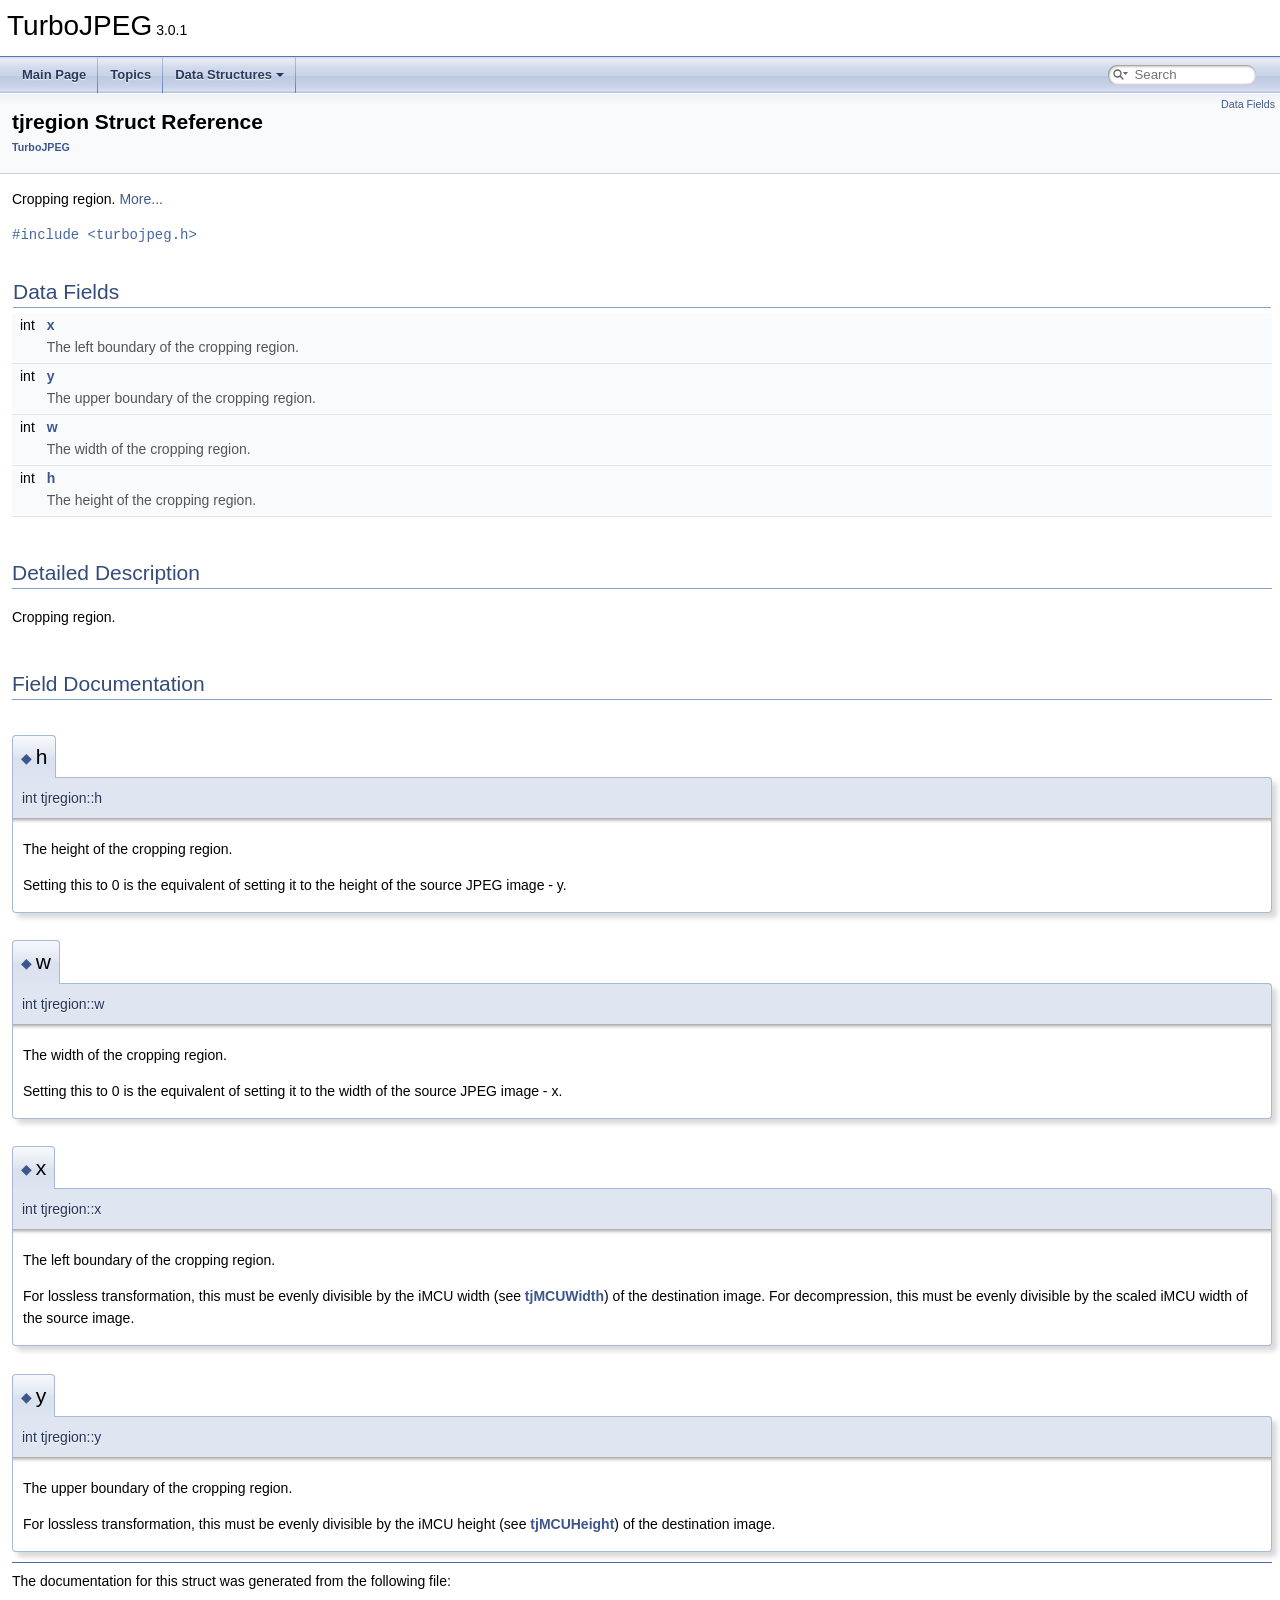
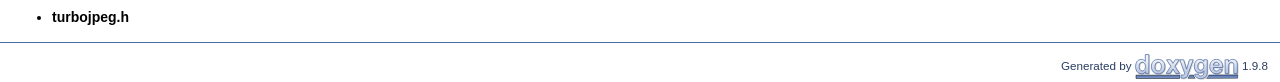
<file: camera-app/third_party/libjpeg-turbo/doc/html/structtjregion.html>
<!DOCTYPE html PUBLIC "-//W3C//DTD XHTML 1.0 Transitional//EN" "https://www.w3.org/TR/xhtml1/DTD/xhtml1-transitional.dtd">
<html xmlns="http://www.w3.org/1999/xhtml" lang="en-US">
<head>
<meta http-equiv="Content-Type" content="text/xhtml;charset=UTF-8"/>
<meta http-equiv="X-UA-Compatible" content="IE=11"/>
<meta name="generator" content="Doxygen 1.9.8"/>
<meta name="viewport" content="width=device-width, initial-scale=1"/>
<title>TurboJPEG: tjregion Struct Reference</title>
<link href="tabs.css" rel="stylesheet" type="text/css"/>
<script type="text/javascript" src="jquery.js"></script>
<script type="text/javascript" src="dynsections.js"></script>
<link href="search/search.css" rel="stylesheet" type="text/css"/>
<script type="text/javascript" src="search/searchdata.js"></script>
<script type="text/javascript" src="search/search.js"></script>
<link href="doxygen.css" rel="stylesheet" type="text/css" />
<link href="doxygen-extra.css" rel="stylesheet" type="text/css"/>
</head>
<body>
<div id="top"><!-- do not remove this div, it is closed by doxygen! -->
<div id="titlearea">
<table cellspacing="0" cellpadding="0">
 <tbody>
 <tr id="projectrow">
  <td id="projectalign">
   <div id="projectname">TurboJPEG<span id="projectnumber">&#160;3.0.1</span>
   </div>
  </td>
 </tr>
 </tbody>
</table>
</div>
<!-- end header part -->
<!-- Generated by Doxygen 1.9.8 -->
<script type="text/javascript">
/* @license magnet:?xt=urn:btih:d3d9a9a6595521f9666a5e94cc830dab83b65699&amp;dn=expat.txt MIT */
var searchBox = new SearchBox("searchBox", "search/",'.html');
/* @license-end */
</script>
<script type="text/javascript" src="menudata.js"></script>
<script type="text/javascript" src="menu.js"></script>
<script type="text/javascript">
/* @license magnet:?xt=urn:btih:d3d9a9a6595521f9666a5e94cc830dab83b65699&amp;dn=expat.txt MIT */
$(function() {
  initMenu('',true,false,'search.php','Search');
  $(document).ready(function() { init_search(); });
});
/* @license-end */
</script>
<div id="main-nav"></div>
<!-- window showing the filter options -->
<div id="MSearchSelectWindow"
     onmouseover="return searchBox.OnSearchSelectShow()"
     onmouseout="return searchBox.OnSearchSelectHide()"
     onkeydown="return searchBox.OnSearchSelectKey(event)">
</div>

<!-- iframe showing the search results (closed by default) -->
<div id="MSearchResultsWindow">
<div id="MSearchResults">
<div class="SRPage">
<div id="SRIndex">
<div id="SRResults"></div>
<div class="SRStatus" id="Loading">Loading...</div>
<div class="SRStatus" id="Searching">Searching...</div>
<div class="SRStatus" id="NoMatches">No Matches</div>
</div>
</div>
</div>
</div>

</div><!-- top -->
<div class="header">
  <div class="summary">
<a href="#pub-attribs">Data Fields</a>  </div>
  <div class="headertitle"><div class="title">tjregion Struct Reference<div class="ingroups"><a class="el" href="group___turbo_j_p_e_g.html">TurboJPEG</a></div></div></div>
</div><!--header-->
<div class="contents">

<p>Cropping region.  
 <a href="structtjregion.html#details">More...</a></p>

<p><code>#include &lt;turbojpeg.h&gt;</code></p>
<table class="memberdecls">
<tr class="heading"><td colspan="2"><h2 class="groupheader"><a id="pub-attribs" name="pub-attribs"></a>
Data Fields</h2></td></tr>
<tr class="memitem:a4b6a37a93997091b26a75831fa291ad9" id="r_a4b6a37a93997091b26a75831fa291ad9"><td class="memItemLeft" align="right" valign="top">int&#160;</td><td class="memItemRight" valign="bottom"><a class="el" href="structtjregion.html#a4b6a37a93997091b26a75831fa291ad9">x</a></td></tr>
<tr class="memdesc:a4b6a37a93997091b26a75831fa291ad9"><td class="mdescLeft">&#160;</td><td class="mdescRight">The left boundary of the cropping region.  <br /></td></tr>
<tr class="separator:a4b6a37a93997091b26a75831fa291ad9"><td class="memSeparator" colspan="2">&#160;</td></tr>
<tr class="memitem:a7b3e0c24cfe87acc80e334cafdcf22c2" id="r_a7b3e0c24cfe87acc80e334cafdcf22c2"><td class="memItemLeft" align="right" valign="top">int&#160;</td><td class="memItemRight" valign="bottom"><a class="el" href="structtjregion.html#a7b3e0c24cfe87acc80e334cafdcf22c2">y</a></td></tr>
<tr class="memdesc:a7b3e0c24cfe87acc80e334cafdcf22c2"><td class="mdescLeft">&#160;</td><td class="mdescRight">The upper boundary of the cropping region.  <br /></td></tr>
<tr class="separator:a7b3e0c24cfe87acc80e334cafdcf22c2"><td class="memSeparator" colspan="2">&#160;</td></tr>
<tr class="memitem:ab6eb73ceef584fc23c8c8097926dce42" id="r_ab6eb73ceef584fc23c8c8097926dce42"><td class="memItemLeft" align="right" valign="top">int&#160;</td><td class="memItemRight" valign="bottom"><a class="el" href="structtjregion.html#ab6eb73ceef584fc23c8c8097926dce42">w</a></td></tr>
<tr class="memdesc:ab6eb73ceef584fc23c8c8097926dce42"><td class="mdescLeft">&#160;</td><td class="mdescRight">The width of the cropping region.  <br /></td></tr>
<tr class="separator:ab6eb73ceef584fc23c8c8097926dce42"><td class="memSeparator" colspan="2">&#160;</td></tr>
<tr class="memitem:aecefc45a26f4d8b60dd4d825c1710115" id="r_aecefc45a26f4d8b60dd4d825c1710115"><td class="memItemLeft" align="right" valign="top">int&#160;</td><td class="memItemRight" valign="bottom"><a class="el" href="structtjregion.html#aecefc45a26f4d8b60dd4d825c1710115">h</a></td></tr>
<tr class="memdesc:aecefc45a26f4d8b60dd4d825c1710115"><td class="mdescLeft">&#160;</td><td class="mdescRight">The height of the cropping region.  <br /></td></tr>
<tr class="separator:aecefc45a26f4d8b60dd4d825c1710115"><td class="memSeparator" colspan="2">&#160;</td></tr>
</table>
<a name="details" id="details"></a><h2 class="groupheader">Detailed Description</h2>
<div class="textblock"><p>Cropping region. </p>
</div><h2 class="groupheader">Field Documentation</h2>
<a id="aecefc45a26f4d8b60dd4d825c1710115" name="aecefc45a26f4d8b60dd4d825c1710115"></a>
<h2 class="memtitle"><span class="permalink"><a href="#aecefc45a26f4d8b60dd4d825c1710115">&#9670;&#160;</a></span>h</h2>

<div class="memitem">
<div class="memproto">
      <table class="memname">
        <tr>
          <td class="memname">int tjregion::h</td>
        </tr>
      </table>
</div><div class="memdoc">

<p>The height of the cropping region. </p>
<p>Setting this to 0 is the equivalent of setting it to the height of the source JPEG image - y. </p>

</div>
</div>
<a id="ab6eb73ceef584fc23c8c8097926dce42" name="ab6eb73ceef584fc23c8c8097926dce42"></a>
<h2 class="memtitle"><span class="permalink"><a href="#ab6eb73ceef584fc23c8c8097926dce42">&#9670;&#160;</a></span>w</h2>

<div class="memitem">
<div class="memproto">
      <table class="memname">
        <tr>
          <td class="memname">int tjregion::w</td>
        </tr>
      </table>
</div><div class="memdoc">

<p>The width of the cropping region. </p>
<p>Setting this to 0 is the equivalent of setting it to the width of the source JPEG image - x. </p>

</div>
</div>
<a id="a4b6a37a93997091b26a75831fa291ad9" name="a4b6a37a93997091b26a75831fa291ad9"></a>
<h2 class="memtitle"><span class="permalink"><a href="#a4b6a37a93997091b26a75831fa291ad9">&#9670;&#160;</a></span>x</h2>

<div class="memitem">
<div class="memproto">
      <table class="memname">
        <tr>
          <td class="memname">int tjregion::x</td>
        </tr>
      </table>
</div><div class="memdoc">

<p>The left boundary of the cropping region. </p>
<p>For lossless transformation, this must be evenly divisible by the iMCU width (see <a class="el" href="group___turbo_j_p_e_g.html#ga9e61e7cd47a15a173283ba94e781308c" title="iMCU width (in pixels) for a given level of chrominance subsampling">tjMCUWidth</a>) of the destination image. For decompression, this must be evenly divisible by the scaled iMCU width of the source image. </p>

</div>
</div>
<a id="a7b3e0c24cfe87acc80e334cafdcf22c2" name="a7b3e0c24cfe87acc80e334cafdcf22c2"></a>
<h2 class="memtitle"><span class="permalink"><a href="#a7b3e0c24cfe87acc80e334cafdcf22c2">&#9670;&#160;</a></span>y</h2>

<div class="memitem">
<div class="memproto">
      <table class="memname">
        <tr>
          <td class="memname">int tjregion::y</td>
        </tr>
      </table>
</div><div class="memdoc">

<p>The upper boundary of the cropping region. </p>
<p>For lossless transformation, this must be evenly divisible by the iMCU height (see <a class="el" href="group___turbo_j_p_e_g.html#gabd247bb9fecb393eca57366feb8327bf" title="iMCU height (in pixels) for a given level of chrominance subsampling">tjMCUHeight</a>) of the destination image. </p>

</div>
</div>
<hr/>The documentation for this struct was generated from the following file:<ul>
<li><b>turbojpeg.h</b></li>
</ul>
</div><!-- contents -->
<!-- start footer part -->
<hr class="footer"/><address class="footer"><small>
Generated by&#160;<a href="https://www.doxygen.org/index.html"><img class="footer" src="doxygen.svg" width="104" height="31" alt="doxygen"/></a> 1.9.8
</small></address>
</body>
</html>
</file>
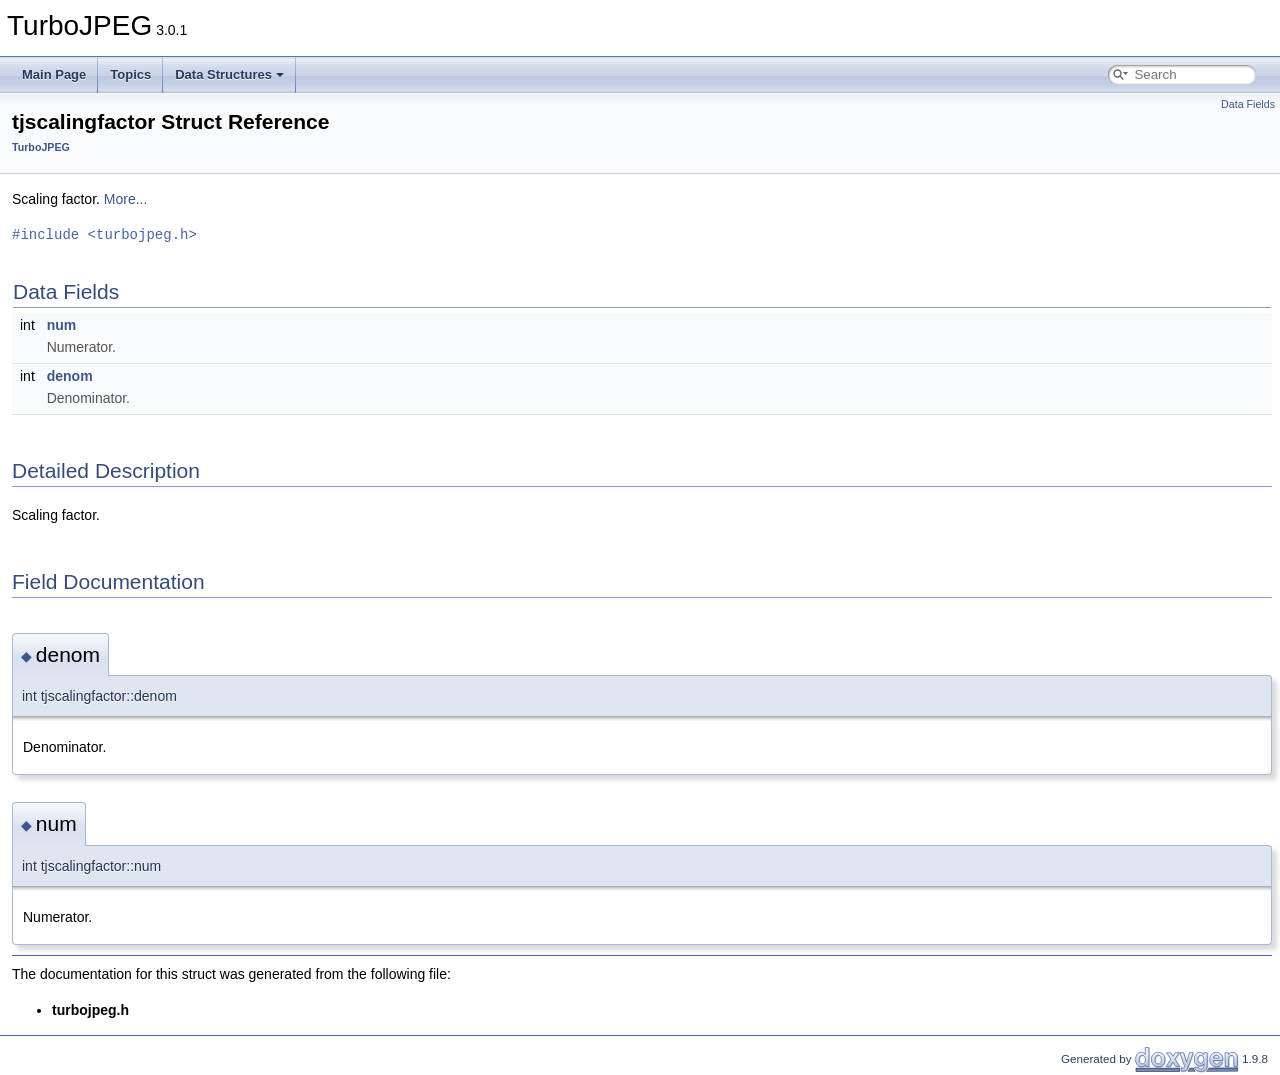
<file: camera-app/third_party/libjpeg-turbo/doc/html/structtjscalingfactor.html>
<!DOCTYPE html PUBLIC "-//W3C//DTD XHTML 1.0 Transitional//EN" "https://www.w3.org/TR/xhtml1/DTD/xhtml1-transitional.dtd">
<html xmlns="http://www.w3.org/1999/xhtml" lang="en-US">
<head>
<meta http-equiv="Content-Type" content="text/xhtml;charset=UTF-8"/>
<meta http-equiv="X-UA-Compatible" content="IE=11"/>
<meta name="generator" content="Doxygen 1.9.8"/>
<meta name="viewport" content="width=device-width, initial-scale=1"/>
<title>TurboJPEG: tjscalingfactor Struct Reference</title>
<link href="tabs.css" rel="stylesheet" type="text/css"/>
<script type="text/javascript" src="jquery.js"></script>
<script type="text/javascript" src="dynsections.js"></script>
<link href="search/search.css" rel="stylesheet" type="text/css"/>
<script type="text/javascript" src="search/searchdata.js"></script>
<script type="text/javascript" src="search/search.js"></script>
<link href="doxygen.css" rel="stylesheet" type="text/css" />
<link href="doxygen-extra.css" rel="stylesheet" type="text/css"/>
</head>
<body>
<div id="top"><!-- do not remove this div, it is closed by doxygen! -->
<div id="titlearea">
<table cellspacing="0" cellpadding="0">
 <tbody>
 <tr id="projectrow">
  <td id="projectalign">
   <div id="projectname">TurboJPEG<span id="projectnumber">&#160;3.0.1</span>
   </div>
  </td>
 </tr>
 </tbody>
</table>
</div>
<!-- end header part -->
<!-- Generated by Doxygen 1.9.8 -->
<script type="text/javascript">
/* @license magnet:?xt=urn:btih:d3d9a9a6595521f9666a5e94cc830dab83b65699&amp;dn=expat.txt MIT */
var searchBox = new SearchBox("searchBox", "search/",'.html');
/* @license-end */
</script>
<script type="text/javascript" src="menudata.js"></script>
<script type="text/javascript" src="menu.js"></script>
<script type="text/javascript">
/* @license magnet:?xt=urn:btih:d3d9a9a6595521f9666a5e94cc830dab83b65699&amp;dn=expat.txt MIT */
$(function() {
  initMenu('',true,false,'search.php','Search');
  $(document).ready(function() { init_search(); });
});
/* @license-end */
</script>
<div id="main-nav"></div>
<!-- window showing the filter options -->
<div id="MSearchSelectWindow"
     onmouseover="return searchBox.OnSearchSelectShow()"
     onmouseout="return searchBox.OnSearchSelectHide()"
     onkeydown="return searchBox.OnSearchSelectKey(event)">
</div>

<!-- iframe showing the search results (closed by default) -->
<div id="MSearchResultsWindow">
<div id="MSearchResults">
<div class="SRPage">
<div id="SRIndex">
<div id="SRResults"></div>
<div class="SRStatus" id="Loading">Loading...</div>
<div class="SRStatus" id="Searching">Searching...</div>
<div class="SRStatus" id="NoMatches">No Matches</div>
</div>
</div>
</div>
</div>

</div><!-- top -->
<div class="header">
  <div class="summary">
<a href="#pub-attribs">Data Fields</a>  </div>
  <div class="headertitle"><div class="title">tjscalingfactor Struct Reference<div class="ingroups"><a class="el" href="group___turbo_j_p_e_g.html">TurboJPEG</a></div></div></div>
</div><!--header-->
<div class="contents">

<p>Scaling factor.  
 <a href="structtjscalingfactor.html#details">More...</a></p>

<p><code>#include &lt;turbojpeg.h&gt;</code></p>
<table class="memberdecls">
<tr class="heading"><td colspan="2"><h2 class="groupheader"><a id="pub-attribs" name="pub-attribs"></a>
Data Fields</h2></td></tr>
<tr class="memitem:a9b011e57f981ee23083e2c1aa5e640ec" id="r_a9b011e57f981ee23083e2c1aa5e640ec"><td class="memItemLeft" align="right" valign="top">int&#160;</td><td class="memItemRight" valign="bottom"><a class="el" href="structtjscalingfactor.html#a9b011e57f981ee23083e2c1aa5e640ec">num</a></td></tr>
<tr class="memdesc:a9b011e57f981ee23083e2c1aa5e640ec"><td class="mdescLeft">&#160;</td><td class="mdescRight">Numerator.  <br /></td></tr>
<tr class="separator:a9b011e57f981ee23083e2c1aa5e640ec"><td class="memSeparator" colspan="2">&#160;</td></tr>
<tr class="memitem:aefbcdf3e9e62274b2d312c695f133ce3" id="r_aefbcdf3e9e62274b2d312c695f133ce3"><td class="memItemLeft" align="right" valign="top">int&#160;</td><td class="memItemRight" valign="bottom"><a class="el" href="structtjscalingfactor.html#aefbcdf3e9e62274b2d312c695f133ce3">denom</a></td></tr>
<tr class="memdesc:aefbcdf3e9e62274b2d312c695f133ce3"><td class="mdescLeft">&#160;</td><td class="mdescRight">Denominator.  <br /></td></tr>
<tr class="separator:aefbcdf3e9e62274b2d312c695f133ce3"><td class="memSeparator" colspan="2">&#160;</td></tr>
</table>
<a name="details" id="details"></a><h2 class="groupheader">Detailed Description</h2>
<div class="textblock"><p>Scaling factor. </p>
</div><h2 class="groupheader">Field Documentation</h2>
<a id="aefbcdf3e9e62274b2d312c695f133ce3" name="aefbcdf3e9e62274b2d312c695f133ce3"></a>
<h2 class="memtitle"><span class="permalink"><a href="#aefbcdf3e9e62274b2d312c695f133ce3">&#9670;&#160;</a></span>denom</h2>

<div class="memitem">
<div class="memproto">
      <table class="memname">
        <tr>
          <td class="memname">int tjscalingfactor::denom</td>
        </tr>
      </table>
</div><div class="memdoc">

<p>Denominator. </p>

</div>
</div>
<a id="a9b011e57f981ee23083e2c1aa5e640ec" name="a9b011e57f981ee23083e2c1aa5e640ec"></a>
<h2 class="memtitle"><span class="permalink"><a href="#a9b011e57f981ee23083e2c1aa5e640ec">&#9670;&#160;</a></span>num</h2>

<div class="memitem">
<div class="memproto">
      <table class="memname">
        <tr>
          <td class="memname">int tjscalingfactor::num</td>
        </tr>
      </table>
</div><div class="memdoc">

<p>Numerator. </p>

</div>
</div>
<hr/>The documentation for this struct was generated from the following file:<ul>
<li><b>turbojpeg.h</b></li>
</ul>
</div><!-- contents -->
<!-- start footer part -->
<hr class="footer"/><address class="footer"><small>
Generated by&#160;<a href="https://www.doxygen.org/index.html"><img class="footer" src="doxygen.svg" width="104" height="31" alt="doxygen"/></a> 1.9.8
</small></address>
</body>
</html>
</file>
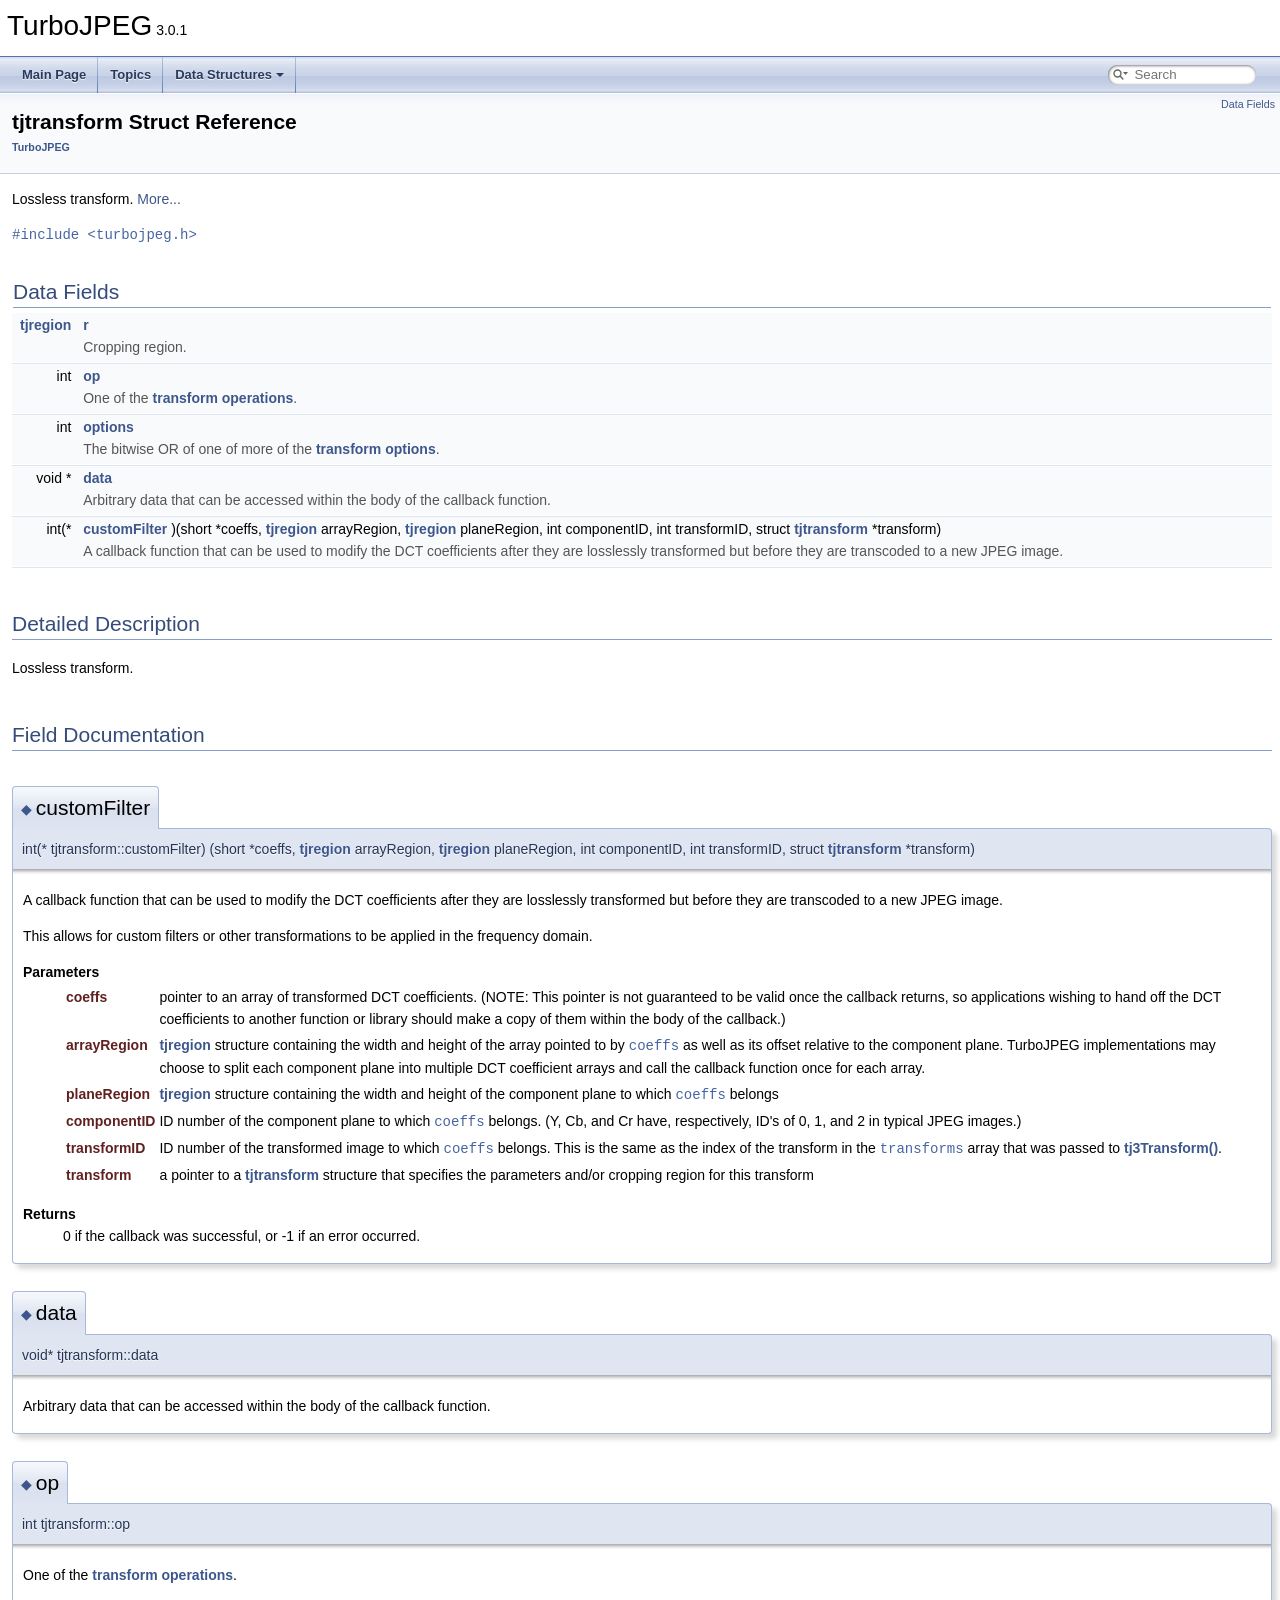
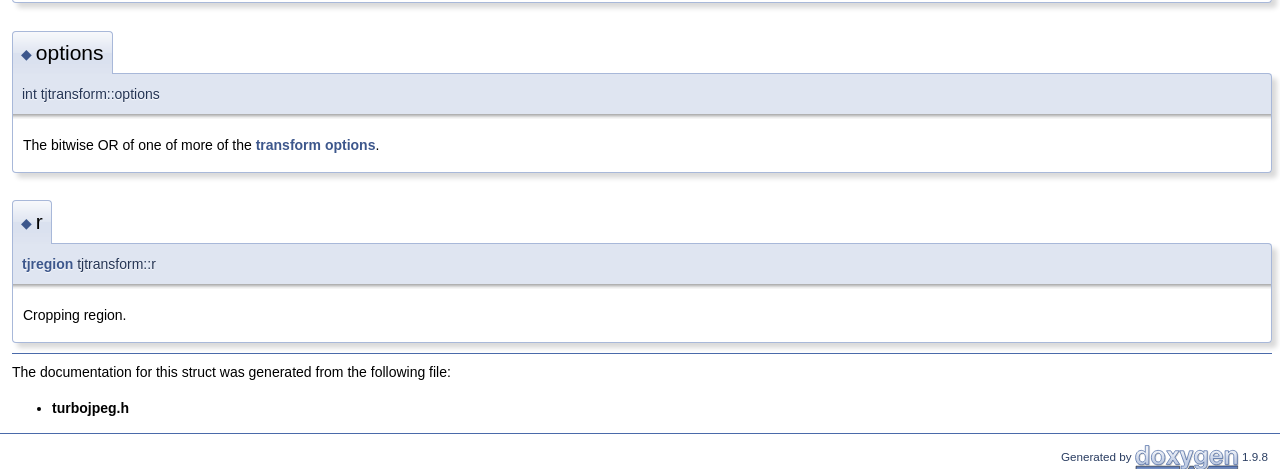
<file: camera-app/third_party/libjpeg-turbo/doc/html/structtjtransform.html>
<!DOCTYPE html PUBLIC "-//W3C//DTD XHTML 1.0 Transitional//EN" "https://www.w3.org/TR/xhtml1/DTD/xhtml1-transitional.dtd">
<html xmlns="http://www.w3.org/1999/xhtml" lang="en-US">
<head>
<meta http-equiv="Content-Type" content="text/xhtml;charset=UTF-8"/>
<meta http-equiv="X-UA-Compatible" content="IE=11"/>
<meta name="generator" content="Doxygen 1.9.8"/>
<meta name="viewport" content="width=device-width, initial-scale=1"/>
<title>TurboJPEG: tjtransform Struct Reference</title>
<link href="tabs.css" rel="stylesheet" type="text/css"/>
<script type="text/javascript" src="jquery.js"></script>
<script type="text/javascript" src="dynsections.js"></script>
<link href="search/search.css" rel="stylesheet" type="text/css"/>
<script type="text/javascript" src="search/searchdata.js"></script>
<script type="text/javascript" src="search/search.js"></script>
<link href="doxygen.css" rel="stylesheet" type="text/css" />
<link href="doxygen-extra.css" rel="stylesheet" type="text/css"/>
</head>
<body>
<div id="top"><!-- do not remove this div, it is closed by doxygen! -->
<div id="titlearea">
<table cellspacing="0" cellpadding="0">
 <tbody>
 <tr id="projectrow">
  <td id="projectalign">
   <div id="projectname">TurboJPEG<span id="projectnumber">&#160;3.0.1</span>
   </div>
  </td>
 </tr>
 </tbody>
</table>
</div>
<!-- end header part -->
<!-- Generated by Doxygen 1.9.8 -->
<script type="text/javascript">
/* @license magnet:?xt=urn:btih:d3d9a9a6595521f9666a5e94cc830dab83b65699&amp;dn=expat.txt MIT */
var searchBox = new SearchBox("searchBox", "search/",'.html');
/* @license-end */
</script>
<script type="text/javascript" src="menudata.js"></script>
<script type="text/javascript" src="menu.js"></script>
<script type="text/javascript">
/* @license magnet:?xt=urn:btih:d3d9a9a6595521f9666a5e94cc830dab83b65699&amp;dn=expat.txt MIT */
$(function() {
  initMenu('',true,false,'search.php','Search');
  $(document).ready(function() { init_search(); });
});
/* @license-end */
</script>
<div id="main-nav"></div>
<!-- window showing the filter options -->
<div id="MSearchSelectWindow"
     onmouseover="return searchBox.OnSearchSelectShow()"
     onmouseout="return searchBox.OnSearchSelectHide()"
     onkeydown="return searchBox.OnSearchSelectKey(event)">
</div>

<!-- iframe showing the search results (closed by default) -->
<div id="MSearchResultsWindow">
<div id="MSearchResults">
<div class="SRPage">
<div id="SRIndex">
<div id="SRResults"></div>
<div class="SRStatus" id="Loading">Loading...</div>
<div class="SRStatus" id="Searching">Searching...</div>
<div class="SRStatus" id="NoMatches">No Matches</div>
</div>
</div>
</div>
</div>

</div><!-- top -->
<div class="header">
  <div class="summary">
<a href="#pub-attribs">Data Fields</a>  </div>
  <div class="headertitle"><div class="title">tjtransform Struct Reference<div class="ingroups"><a class="el" href="group___turbo_j_p_e_g.html">TurboJPEG</a></div></div></div>
</div><!--header-->
<div class="contents">

<p>Lossless transform.  
 <a href="structtjtransform.html#details">More...</a></p>

<p><code>#include &lt;turbojpeg.h&gt;</code></p>
<table class="memberdecls">
<tr class="heading"><td colspan="2"><h2 class="groupheader"><a id="pub-attribs" name="pub-attribs"></a>
Data Fields</h2></td></tr>
<tr class="memitem:ac324e5e442abec8a961e5bf219db12cf" id="r_ac324e5e442abec8a961e5bf219db12cf"><td class="memItemLeft" align="right" valign="top"><a class="el" href="structtjregion.html">tjregion</a>&#160;</td><td class="memItemRight" valign="bottom"><a class="el" href="structtjtransform.html#ac324e5e442abec8a961e5bf219db12cf">r</a></td></tr>
<tr class="memdesc:ac324e5e442abec8a961e5bf219db12cf"><td class="mdescLeft">&#160;</td><td class="mdescRight">Cropping region.  <br /></td></tr>
<tr class="separator:ac324e5e442abec8a961e5bf219db12cf"><td class="memSeparator" colspan="2">&#160;</td></tr>
<tr class="memitem:a2525aab4ba6978a1c273f74fef50e498" id="r_a2525aab4ba6978a1c273f74fef50e498"><td class="memItemLeft" align="right" valign="top">int&#160;</td><td class="memItemRight" valign="bottom"><a class="el" href="structtjtransform.html#a2525aab4ba6978a1c273f74fef50e498">op</a></td></tr>
<tr class="memdesc:a2525aab4ba6978a1c273f74fef50e498"><td class="mdescLeft">&#160;</td><td class="mdescRight">One of the <a class="el" href="group___turbo_j_p_e_g.html#ga2de531af4e7e6c4f124908376b354866">transform operations</a>.  <br /></td></tr>
<tr class="separator:a2525aab4ba6978a1c273f74fef50e498"><td class="memSeparator" colspan="2">&#160;</td></tr>
<tr class="memitem:ac0e74655baa4402209a21e1ae481c8f6" id="r_ac0e74655baa4402209a21e1ae481c8f6"><td class="memItemLeft" align="right" valign="top">int&#160;</td><td class="memItemRight" valign="bottom"><a class="el" href="structtjtransform.html#ac0e74655baa4402209a21e1ae481c8f6">options</a></td></tr>
<tr class="memdesc:ac0e74655baa4402209a21e1ae481c8f6"><td class="mdescLeft">&#160;</td><td class="mdescRight">The bitwise OR of one of more of the <a class="el" href="group___turbo_j_p_e_g.html#gaecaaa3b7e2af812592c015d83207f010">transform options</a>.  <br /></td></tr>
<tr class="separator:ac0e74655baa4402209a21e1ae481c8f6"><td class="memSeparator" colspan="2">&#160;</td></tr>
<tr class="memitem:a688fe8f1a8ecc12a538d9e561cf338e3" id="r_a688fe8f1a8ecc12a538d9e561cf338e3"><td class="memItemLeft" align="right" valign="top">void *&#160;</td><td class="memItemRight" valign="bottom"><a class="el" href="structtjtransform.html#a688fe8f1a8ecc12a538d9e561cf338e3">data</a></td></tr>
<tr class="memdesc:a688fe8f1a8ecc12a538d9e561cf338e3"><td class="mdescLeft">&#160;</td><td class="mdescRight">Arbitrary data that can be accessed within the body of the callback function.  <br /></td></tr>
<tr class="separator:a688fe8f1a8ecc12a538d9e561cf338e3"><td class="memSeparator" colspan="2">&#160;</td></tr>
<tr class="memitem:a0dc7697d59a7abe48afc629e96cbc1d2" id="r_a0dc7697d59a7abe48afc629e96cbc1d2"><td class="memItemLeft" align="right" valign="top">int(*&#160;</td><td class="memItemRight" valign="bottom"><a class="el" href="structtjtransform.html#a0dc7697d59a7abe48afc629e96cbc1d2">customFilter</a> )(short *coeffs, <a class="el" href="structtjregion.html">tjregion</a> arrayRegion, <a class="el" href="structtjregion.html">tjregion</a> planeRegion, int componentID, int transformID, struct <a class="el" href="structtjtransform.html">tjtransform</a> *transform)</td></tr>
<tr class="memdesc:a0dc7697d59a7abe48afc629e96cbc1d2"><td class="mdescLeft">&#160;</td><td class="mdescRight">A callback function that can be used to modify the DCT coefficients after they are losslessly transformed but before they are transcoded to a new JPEG image.  <br /></td></tr>
<tr class="separator:a0dc7697d59a7abe48afc629e96cbc1d2"><td class="memSeparator" colspan="2">&#160;</td></tr>
</table>
<a name="details" id="details"></a><h2 class="groupheader">Detailed Description</h2>
<div class="textblock"><p>Lossless transform. </p>
</div><h2 class="groupheader">Field Documentation</h2>
<a id="a0dc7697d59a7abe48afc629e96cbc1d2" name="a0dc7697d59a7abe48afc629e96cbc1d2"></a>
<h2 class="memtitle"><span class="permalink"><a href="#a0dc7697d59a7abe48afc629e96cbc1d2">&#9670;&#160;</a></span>customFilter</h2>

<div class="memitem">
<div class="memproto">
      <table class="memname">
        <tr>
          <td class="memname">int(* tjtransform::customFilter) (short *coeffs, <a class="el" href="structtjregion.html">tjregion</a> arrayRegion, <a class="el" href="structtjregion.html">tjregion</a> planeRegion, int componentID, int transformID, struct <a class="el" href="structtjtransform.html">tjtransform</a> *transform)</td>
        </tr>
      </table>
</div><div class="memdoc">

<p>A callback function that can be used to modify the DCT coefficients after they are losslessly transformed but before they are transcoded to a new JPEG image. </p>
<p>This allows for custom filters or other transformations to be applied in the frequency domain.</p>
<dl class="params"><dt>Parameters</dt><dd>
  <table class="params">
    <tr><td class="paramname">coeffs</td><td>pointer to an array of transformed DCT coefficients. (NOTE: This pointer is not guaranteed to be valid once the callback returns, so applications wishing to hand off the DCT coefficients to another function or library should make a copy of them within the body of the callback.)</td></tr>
    <tr><td class="paramname">arrayRegion</td><td><a class="el" href="structtjregion.html" title="Cropping region.">tjregion</a> structure containing the width and height of the array pointed to by <code>coeffs</code> as well as its offset relative to the component plane. TurboJPEG implementations may choose to split each component plane into multiple DCT coefficient arrays and call the callback function once for each array.</td></tr>
    <tr><td class="paramname">planeRegion</td><td><a class="el" href="structtjregion.html" title="Cropping region.">tjregion</a> structure containing the width and height of the component plane to which <code>coeffs</code> belongs</td></tr>
    <tr><td class="paramname">componentID</td><td>ID number of the component plane to which <code>coeffs</code> belongs. (Y, Cb, and Cr have, respectively, ID's of 0, 1, and 2 in typical JPEG images.)</td></tr>
    <tr><td class="paramname">transformID</td><td>ID number of the transformed image to which <code>coeffs</code> belongs. This is the same as the index of the transform in the <code>transforms</code> array that was passed to <a class="el" href="group___turbo_j_p_e_g.html#gaff23ba1dcabed456794b844791613920" title="Losslessly transform a JPEG image into another JPEG image.">tj3Transform()</a>.</td></tr>
    <tr><td class="paramname">transform</td><td>a pointer to a <a class="el" href="structtjtransform.html" title="Lossless transform.">tjtransform</a> structure that specifies the parameters and/or cropping region for this transform</td></tr>
  </table>
  </dd>
</dl>
<dl class="section return"><dt>Returns</dt><dd>0 if the callback was successful, or -1 if an error occurred. </dd></dl>

</div>
</div>
<a id="a688fe8f1a8ecc12a538d9e561cf338e3" name="a688fe8f1a8ecc12a538d9e561cf338e3"></a>
<h2 class="memtitle"><span class="permalink"><a href="#a688fe8f1a8ecc12a538d9e561cf338e3">&#9670;&#160;</a></span>data</h2>

<div class="memitem">
<div class="memproto">
      <table class="memname">
        <tr>
          <td class="memname">void* tjtransform::data</td>
        </tr>
      </table>
</div><div class="memdoc">

<p>Arbitrary data that can be accessed within the body of the callback function. </p>

</div>
</div>
<a id="a2525aab4ba6978a1c273f74fef50e498" name="a2525aab4ba6978a1c273f74fef50e498"></a>
<h2 class="memtitle"><span class="permalink"><a href="#a2525aab4ba6978a1c273f74fef50e498">&#9670;&#160;</a></span>op</h2>

<div class="memitem">
<div class="memproto">
      <table class="memname">
        <tr>
          <td class="memname">int tjtransform::op</td>
        </tr>
      </table>
</div><div class="memdoc">

<p>One of the <a class="el" href="group___turbo_j_p_e_g.html#ga2de531af4e7e6c4f124908376b354866">transform operations</a>. </p>

</div>
</div>
<a id="ac0e74655baa4402209a21e1ae481c8f6" name="ac0e74655baa4402209a21e1ae481c8f6"></a>
<h2 class="memtitle"><span class="permalink"><a href="#ac0e74655baa4402209a21e1ae481c8f6">&#9670;&#160;</a></span>options</h2>

<div class="memitem">
<div class="memproto">
      <table class="memname">
        <tr>
          <td class="memname">int tjtransform::options</td>
        </tr>
      </table>
</div><div class="memdoc">

<p>The bitwise OR of one of more of the <a class="el" href="group___turbo_j_p_e_g.html#gaecaaa3b7e2af812592c015d83207f010">transform options</a>. </p>

</div>
</div>
<a id="ac324e5e442abec8a961e5bf219db12cf" name="ac324e5e442abec8a961e5bf219db12cf"></a>
<h2 class="memtitle"><span class="permalink"><a href="#ac324e5e442abec8a961e5bf219db12cf">&#9670;&#160;</a></span>r</h2>

<div class="memitem">
<div class="memproto">
      <table class="memname">
        <tr>
          <td class="memname"><a class="el" href="structtjregion.html">tjregion</a> tjtransform::r</td>
        </tr>
      </table>
</div><div class="memdoc">

<p>Cropping region. </p>

</div>
</div>
<hr/>The documentation for this struct was generated from the following file:<ul>
<li><b>turbojpeg.h</b></li>
</ul>
</div><!-- contents -->
<!-- start footer part -->
<hr class="footer"/><address class="footer"><small>
Generated by&#160;<a href="https://www.doxygen.org/index.html"><img class="footer" src="doxygen.svg" width="104" height="31" alt="doxygen"/></a> 1.9.8
</small></address>
</body>
</html>
</file>
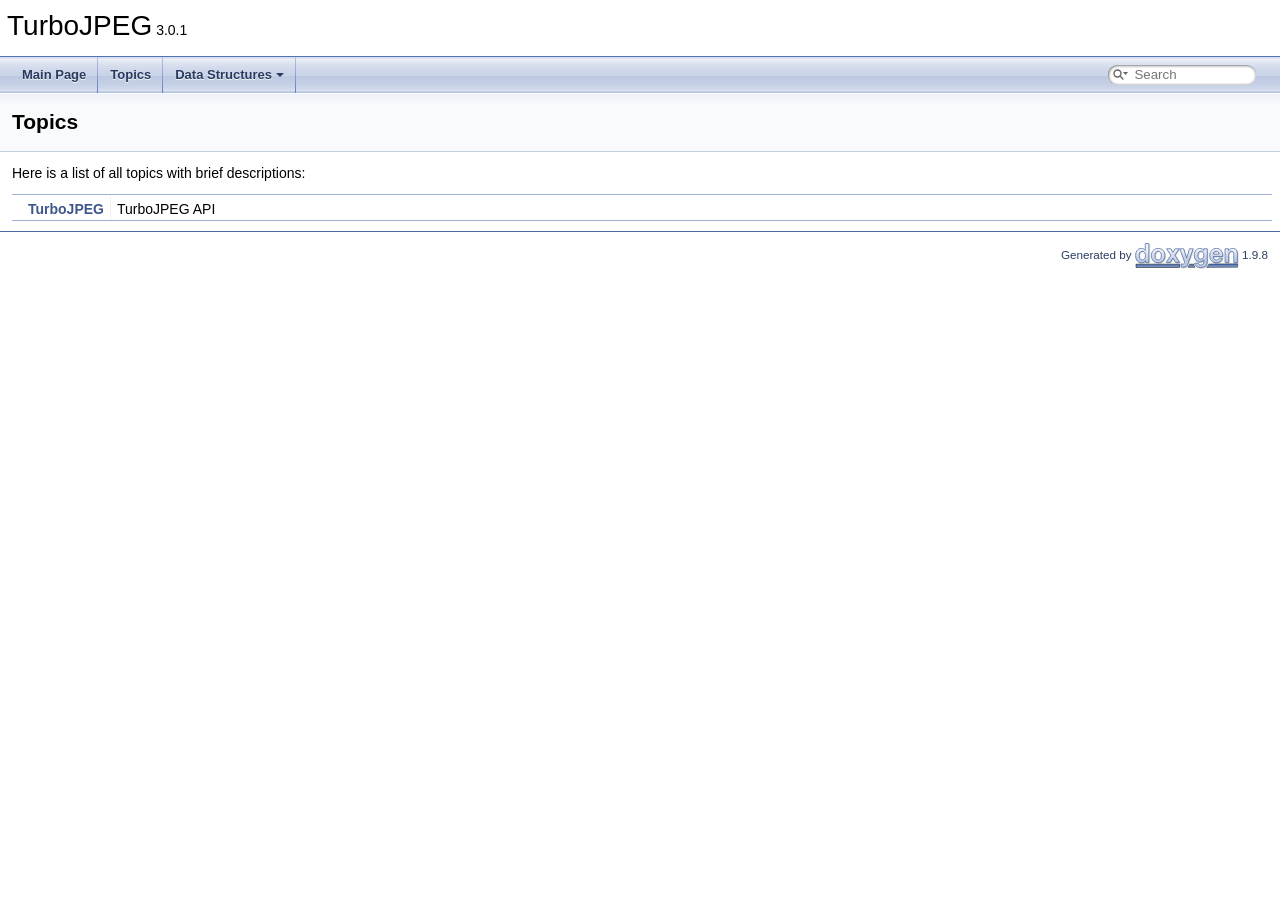
<file: camera-app/third_party/libjpeg-turbo/doc/html/topics.html>
<!DOCTYPE html PUBLIC "-//W3C//DTD XHTML 1.0 Transitional//EN" "https://www.w3.org/TR/xhtml1/DTD/xhtml1-transitional.dtd">
<html xmlns="http://www.w3.org/1999/xhtml" lang="en-US">
<head>
<meta http-equiv="Content-Type" content="text/xhtml;charset=UTF-8"/>
<meta http-equiv="X-UA-Compatible" content="IE=11"/>
<meta name="generator" content="Doxygen 1.9.8"/>
<meta name="viewport" content="width=device-width, initial-scale=1"/>
<title>TurboJPEG: Topics</title>
<link href="tabs.css" rel="stylesheet" type="text/css"/>
<script type="text/javascript" src="jquery.js"></script>
<script type="text/javascript" src="dynsections.js"></script>
<link href="search/search.css" rel="stylesheet" type="text/css"/>
<script type="text/javascript" src="search/searchdata.js"></script>
<script type="text/javascript" src="search/search.js"></script>
<link href="doxygen.css" rel="stylesheet" type="text/css" />
<link href="doxygen-extra.css" rel="stylesheet" type="text/css"/>
</head>
<body>
<div id="top"><!-- do not remove this div, it is closed by doxygen! -->
<div id="titlearea">
<table cellspacing="0" cellpadding="0">
 <tbody>
 <tr id="projectrow">
  <td id="projectalign">
   <div id="projectname">TurboJPEG<span id="projectnumber">&#160;3.0.1</span>
   </div>
  </td>
 </tr>
 </tbody>
</table>
</div>
<!-- end header part -->
<!-- Generated by Doxygen 1.9.8 -->
<script type="text/javascript">
/* @license magnet:?xt=urn:btih:d3d9a9a6595521f9666a5e94cc830dab83b65699&amp;dn=expat.txt MIT */
var searchBox = new SearchBox("searchBox", "search/",'.html');
/* @license-end */
</script>
<script type="text/javascript" src="menudata.js"></script>
<script type="text/javascript" src="menu.js"></script>
<script type="text/javascript">
/* @license magnet:?xt=urn:btih:d3d9a9a6595521f9666a5e94cc830dab83b65699&amp;dn=expat.txt MIT */
$(function() {
  initMenu('',true,false,'search.php','Search');
  $(document).ready(function() { init_search(); });
});
/* @license-end */
</script>
<div id="main-nav"></div>
</div><!-- top -->
<!-- window showing the filter options -->
<div id="MSearchSelectWindow"
     onmouseover="return searchBox.OnSearchSelectShow()"
     onmouseout="return searchBox.OnSearchSelectHide()"
     onkeydown="return searchBox.OnSearchSelectKey(event)">
</div>

<!-- iframe showing the search results (closed by default) -->
<div id="MSearchResultsWindow">
<div id="MSearchResults">
<div class="SRPage">
<div id="SRIndex">
<div id="SRResults"></div>
<div class="SRStatus" id="Loading">Loading...</div>
<div class="SRStatus" id="Searching">Searching...</div>
<div class="SRStatus" id="NoMatches">No Matches</div>
</div>
</div>
</div>
</div>

<div class="header">
  <div class="headertitle"><div class="title">Topics</div></div>
</div><!--header-->
<div class="contents">
<div class="textblock">Here is a list of all topics with brief descriptions:</div><div class="directory">
<table class="directory">
<tr id="row_0_" class="even"><td class="entry"><span style="width:16px;display:inline-block;">&#160;</span><a class="el" href="group___turbo_j_p_e_g.html" target="_self">TurboJPEG</a></td><td class="desc">TurboJPEG API </td></tr>
</table>
</div><!-- directory -->
</div><!-- contents -->
<!-- start footer part -->
<hr class="footer"/><address class="footer"><small>
Generated by&#160;<a href="https://www.doxygen.org/index.html"><img class="footer" src="doxygen.svg" width="104" height="31" alt="doxygen"/></a> 1.9.8
</small></address>
</body>
</html>
</file>
<file: docs/style.css>
:root {
  --bg: #f3f4f6;
  --surface: #ffffff;
  --surface-2: #e8eaee;
  --text: #1a1c20;
  --muted: #6b7280;
  --line: #d5d8de;
  --accent: #2563eb;
  --on-accent: #ffffff;
  --ok: #16a34a;
  --warn: #d97706;
  --radius: 14px;
  --max: 1080px;
}
@media (prefers-color-scheme: dark) {
  :root {
    --bg: #0f1013;
    --surface: #181a1e;
    --surface-2: #25282d;
    --text: #e8eaee;
    --muted: #9ca3af;
    --line: #2f3338;
    --accent: #4f86f7;
    --ok: #22c55e;
    --warn: #f59e0b;
  }
}
* { box-sizing: border-box; }
html { scroll-behavior: smooth; }
body {
  margin: 0;
  background: var(--bg);
  color: var(--text);
  font: 16px/1.6 system-ui, -apple-system, "Segoe UI", Roboto, "Helvetica Neue", Arial, sans-serif;
}
a { color: var(--accent); }
img { max-width: 100%; height: auto; display: block; }
.wrap { max-width: var(--max); margin: 0 auto; padding: 0 16px; }

header.top {
  position: sticky; top: 0; z-index: 10;
  background: color-mix(in srgb, var(--bg) 88%, transparent);
  backdrop-filter: blur(8px);
  border-bottom: 1px solid var(--line);
}
header.top .wrap { display: flex; align-items: center; gap: 12px; height: 56px; }
.brand { display: flex; align-items: center; gap: 10px; font-weight: 700; color: var(--text); text-decoration: none; }
.brand img { width: 28px; height: 28px; }
nav { margin-left: auto; display: flex; gap: 18px; font-size: 15px; }
nav a { color: var(--muted); text-decoration: none; }
nav a:hover { color: var(--text); }
@media (max-width: 640px) { nav .hide-sm { display: none; } }

.hero { padding: 56px 0 32px; }
.hero h1 { font-size: clamp(30px, 5vw, 48px); line-height: 1.15; margin: 0 0 14px; letter-spacing: -0.02em; }
.hero p.lead { font-size: clamp(17px, 2.2vw, 20px); color: var(--muted); max-width: 720px; margin: 0 0 24px; }
.buttons { display: flex; flex-wrap: wrap; gap: 10px; }
.btn {
  display: inline-flex; align-items: center; gap: 8px;
  padding: 11px 18px; border-radius: 999px; font-weight: 600; text-decoration: none;
  border: 1px solid var(--line); color: var(--text); background: var(--surface);
}
.btn.primary { background: var(--accent); color: var(--on-accent); border-color: var(--accent); }
.models { display: flex; flex-wrap: wrap; gap: 8px; margin-top: 22px; }
.chip {
  font-size: 14px; padding: 5px 12px; border-radius: 999px;
  background: var(--surface); border: 1px solid var(--line);
}
.chip b { color: var(--ok); }

.shot-hero { margin-top: 36px; border-radius: var(--radius); overflow: hidden; border: 1px solid var(--line); }

section { padding: 40px 0; }
section h2 { font-size: 28px; margin: 0 0 18px; letter-spacing: -0.01em; }
.grid { display: grid; gap: 14px; grid-template-columns: repeat(auto-fit, minmax(240px, 1fr)); }
.card {
  background: var(--surface); border: 1px solid var(--line); border-radius: var(--radius);
  padding: 18px;
}
.card h3 { margin: 0 0 6px; font-size: 17px; }
.card p { margin: 0; color: var(--muted); font-size: 15px; }

.shots { display: grid; gap: 12px; grid-template-columns: repeat(auto-fit, minmax(300px, 1fr)); }
.shots figure { margin: 0; background: var(--surface); border: 1px solid var(--line); border-radius: var(--radius); overflow: hidden; }
.shots figcaption { padding: 10px 14px; font-size: 14px; color: var(--muted); }

table.status { width: 100%; border-collapse: collapse; background: var(--surface); border: 1px solid var(--line); border-radius: var(--radius); overflow: hidden; }
table.status td { padding: 10px 14px; border-top: 1px solid var(--line); vertical-align: top; font-size: 15px; }
table.status tr:first-child td { border-top: 0; }
table.status td:last-child { color: var(--muted); }
.ok { color: var(--ok); font-weight: 600; }
.no { color: var(--warn); font-weight: 600; }

ol.steps { padding-left: 22px; }
ol.steps li { margin: 8px 0; }
.note {
  border-left: 4px solid var(--warn); background: var(--surface); padding: 12px 16px;
  border-radius: 0 var(--radius) var(--radius) 0; margin: 18px 0; font-size: 15px;
}
details { background: var(--surface); border: 1px solid var(--line); border-radius: var(--radius); padding: 12px 16px; margin: 8px 0; }
summary { cursor: pointer; font-weight: 600; }
details p { margin: 8px 0 2px; color: var(--muted); }

footer { border-top: 1px solid var(--line); padding: 28px 0 40px; color: var(--muted); font-size: 14px; }
footer a { color: var(--muted); }
code { background: var(--surface-2); padding: 1px 6px; border-radius: 6px; font-size: 0.92em; }
</file>
<file: camera-app/third_party/libjpeg-turbo/doc/html/tabs.css>
.sm{position:relative;z-index:9999}.sm,.sm ul,.sm li{display:block;list-style:none;margin:0;padding:0;line-height:normal;direction:ltr;text-align:left;-webkit-tap-highlight-color:rgba(0,0,0,0)}.sm-rtl,.sm-rtl ul,.sm-rtl li{direction:rtl;text-align:right}.sm>li>h1,.sm>li>h2,.sm>li>h3,.sm>li>h4,.sm>li>h5,.sm>li>h6{margin:0;padding:0}.sm ul{display:none}.sm li,.sm a{position:relative}.sm a{display:block}.sm a.disabled{cursor:not-allowed}.sm:after{content:"\00a0";display:block;height:0;font:0/0 serif;clear:both;visibility:hidden;overflow:hidden}.sm,.sm *,.sm *:before,.sm *:after{-moz-box-sizing:border-box;-webkit-box-sizing:border-box;box-sizing:border-box}.main-menu-btn{position:relative;display:inline-block;width:36px;height:36px;text-indent:36px;margin-left:8px;white-space:nowrap;overflow:hidden;cursor:pointer;-webkit-tap-highlight-color:rgba(0,0,0,0)}.main-menu-btn-icon,.main-menu-btn-icon:before,.main-menu-btn-icon:after{position:absolute;top:50%;left:2px;height:2px;width:24px;background:var(--nav-menu-button-color);-webkit-transition:all .25s;transition:all .25s}.main-menu-btn-icon:before{content:'';top:-7px;left:0}.main-menu-btn-icon:after{content:'';top:7px;left:0}#main-menu-state:checked ~ .main-menu-btn .main-menu-btn-icon{height:0}#main-menu-state:checked ~ .main-menu-btn .main-menu-btn-icon:before{top:0;-webkit-transform:rotate(-45deg);transform:rotate(-45deg)}#main-menu-state:checked ~ .main-menu-btn .main-menu-btn-icon:after{top:0;-webkit-transform:rotate(45deg);transform:rotate(45deg)}#main-menu-state{position:absolute;width:1px;height:1px;margin:-1px;border:0;padding:0;overflow:hidden;clip:rect(1px,1px,1px,1px)}#main-menu-state:not(:checked) ~ #main-menu{display:none}#main-menu-state:checked ~ #main-menu{display:block}@media(min-width:768px){.main-menu-btn{position:absolute;top:-99999px}#main-menu-state:not(:checked) ~ #main-menu{display:block}}.sm-dox{background-image:var(--nav-gradient-image)}.sm-dox a,.sm-dox a:focus,.sm-dox a:hover,.sm-dox a:active{padding:0 12px;padding-right:43px;font-family:var(--font-family-nav);font-size:13px;font-weight:bold;line-height:36px;text-decoration:none;text-shadow:var(--nav-text-normal-shadow);color:var(--nav-text-normal-color);outline:0}.sm-dox a:hover{background-image:var(--nav-gradient-active-image);background-repeat:repeat-x;color:var(--nav-text-hover-color);text-shadow:var(--nav-text-hover-shadow)}.sm-dox a.current{color:#d23600}.sm-dox a.disabled{color:#bbb}.sm-dox a span.sub-arrow{position:absolute;top:50%;margin-top:-14px;left:auto;right:3px;width:28px;height:28px;overflow:hidden;font:bold 12px/28px monospace !important;text-align:center;text-shadow:none;background:var(--nav-menu-toggle-color);-moz-border-radius:5px;-webkit-border-radius:5px;border-radius:5px}.sm-dox a span.sub-arrow:before{display:block;content:'+'}.sm-dox a.highlighted span.sub-arrow:before{display:block;content:'-'}.sm-dox>li:first-child>a,.sm-dox>li:first-child>:not(ul) a{-moz-border-radius:5px 5px 0 0;-webkit-border-radius:5px;border-radius:5px 5px 0 0}.sm-dox>li:last-child>a,.sm-dox>li:last-child>*:not(ul) a,.sm-dox>li:last-child>ul,.sm-dox>li:last-child>ul>li:last-child>a,.sm-dox>li:last-child>ul>li:last-child>*:not(ul) a,.sm-dox>li:last-child>ul>li:last-child>ul,.sm-dox>li:last-child>ul>li:last-child>ul>li:last-child>a,.sm-dox>li:last-child>ul>li:last-child>ul>li:last-child>*:not(ul) a,.sm-dox>li:last-child>ul>li:last-child>ul>li:last-child>ul,.sm-dox>li:last-child>ul>li:last-child>ul>li:last-child>ul>li:last-child>a,.sm-dox>li:last-child>ul>li:last-child>ul>li:last-child>ul>li:last-child>*:not(ul) a,.sm-dox>li:last-child>ul>li:last-child>ul>li:last-child>ul>li:last-child>ul,.sm-dox>li:last-child>ul>li:last-child>ul>li:last-child>ul>li:last-child>ul>li:last-child>a,.sm-dox>li:last-child>ul>li:last-child>ul>li:last-child>ul>li:last-child>ul>li:last-child>*:not(ul) a,.sm-dox>li:last-child>ul>li:last-child>ul>li:last-child>ul>li:last-child>ul>li:last-child>ul{-moz-border-radius:0 0 5px 5px;-webkit-border-radius:0;border-radius:0 0 5px 5px}.sm-dox>li:last-child>a.highlighted,.sm-dox>li:last-child>*:not(ul) a.highlighted,.sm-dox>li:last-child>ul>li:last-child>a.highlighted,.sm-dox>li:last-child>ul>li:last-child>*:not(ul) a.highlighted,.sm-dox>li:last-child>ul>li:last-child>ul>li:last-child>a.highlighted,.sm-dox>li:last-child>ul>li:last-child>ul>li:last-child>*:not(ul) a.highlighted,.sm-dox>li:last-child>ul>li:last-child>ul>li:last-child>ul>li:last-child>a.highlighted,.sm-dox>li:last-child>ul>li:last-child>ul>li:last-child>ul>li:last-child>*:not(ul) a.highlighted,.sm-dox>li:last-child>ul>li:last-child>ul>li:last-child>ul>li:last-child>ul>li:last-child>a.highlighted,.sm-dox>li:last-child>ul>li:last-child>ul>li:last-child>ul>li:last-child>ul>li:last-child>*:not(ul) a.highlighted{-moz-border-radius:0;-webkit-border-radius:0;border-radius:0}.sm-dox ul{background:var(--nav-menu-background-color)}.sm-dox ul a,.sm-dox ul a:focus,.sm-dox ul a:hover,.sm-dox ul a:active{font-size:12px;border-left:8px solid transparent;line-height:36px;text-shadow:none;background-color:var(--nav-menu-background-color);background-image:none}.sm-dox ul a:hover{background-image:var(--nav-gradient-active-image);background-repeat:repeat-x;color:var(--nav-text-hover-color);text-shadow:0 1px 1px black}.sm-dox ul ul a,.sm-dox ul ul a:hover,.sm-dox ul ul a:focus,.sm-dox ul ul a:active{border-left:16px solid transparent}.sm-dox ul ul ul a,.sm-dox ul ul ul a:hover,.sm-dox ul ul ul a:focus,.sm-dox ul ul ul a:active{border-left:24px solid transparent}.sm-dox ul ul ul ul a,.sm-dox ul ul ul ul a:hover,.sm-dox ul ul ul ul a:focus,.sm-dox ul ul ul ul a:active{border-left:32px solid transparent}.sm-dox ul ul ul ul ul a,.sm-dox ul ul ul ul ul a:hover,.sm-dox ul ul ul ul ul a:focus,.sm-dox ul ul ul ul ul a:active{border-left:40px solid transparent}@media(min-width:768px){.sm-dox ul{position:absolute;width:12em}.sm-dox li{float:left}.sm-dox.sm-rtl li{float:right}.sm-dox ul li,.sm-dox.sm-rtl ul li,.sm-dox.sm-vertical li{float:none}.sm-dox a{white-space:nowrap}.sm-dox ul a,.sm-dox.sm-vertical a{white-space:normal}.sm-dox .sm-nowrap>li>a,.sm-dox .sm-nowrap>li>:not(ul) a{white-space:nowrap}.sm-dox{padding:0 10px;background-image:var(--nav-gradient-image);line-height:36px}.sm-dox a span.sub-arrow{top:50%;margin-top:-2px;right:12px;width:0;height:0;border-width:4px;border-style:solid dashed dashed dashed;border-color:var(--nav-text-normal-color) transparent transparent transparent;background:transparent;-moz-border-radius:0;-webkit-border-radius:0;border-radius:0}.sm-dox a,.sm-dox a:focus,.sm-dox a:active,.sm-dox a:hover,.sm-dox a.highlighted{padding:0 12px;background-image:var(--nav-separator-image);background-repeat:no-repeat;background-position:right;-moz-border-radius:0 !important;-webkit-border-radius:0;border-radius:0 !important}.sm-dox a:hover{background-image:var(--nav-gradient-active-image);background-repeat:repeat-x;color:var(--nav-text-hover-color);text-shadow:var(--nav-text-hover-shadow)}.sm-dox a:hover span.sub-arrow{border-color:var(--nav-text-hover-color) transparent transparent transparent}.sm-dox a.has-submenu{padding-right:24px}.sm-dox li{border-top:0}.sm-dox>li>ul:before,.sm-dox>li>ul:after{content:'';position:absolute;top:-18px;left:30px;width:0;height:0;overflow:hidden;border-width:9px;border-style:dashed dashed solid dashed;border-color:transparent transparent #bbb transparent}.sm-dox>li>ul:after{top:-16px;left:31px;border-width:8px;border-color:transparent transparent var(--nav-menu-background-color) transparent}.sm-dox ul{border:1px solid #bbb;padding:5px 0;background:var(--nav-menu-background-color);-moz-border-radius:5px !important;-webkit-border-radius:5px;border-radius:5px !important;-moz-box-shadow:0 5px 9px rgba(0,0,0,0.2);-webkit-box-shadow:0 5px 9px rgba(0,0,0,0.2);box-shadow:0 5px 9px rgba(0,0,0,0.2)}.sm-dox ul a span.sub-arrow{right:8px;top:50%;margin-top:-5px;border-width:5px;border-color:transparent transparent transparent var(--nav-menu-foreground-color);border-style:dashed dashed dashed solid}.sm-dox ul a,.sm-dox ul a:hover,.sm-dox ul a:focus,.sm-dox ul a:active,.sm-dox ul a.highlighted{color:var(--nav-menu-foreground-color);background-image:none;border:0 !important;color:var(--nav-menu-foreground-color);background-image:none}.sm-dox ul a:hover{background-image:var(--nav-gradient-active-image);background-repeat:repeat-x;color:var(--nav-text-hover-color);text-shadow:var(--nav-text-hover-shadow)}.sm-dox ul a:hover span.sub-arrow{border-color:transparent transparent transparent var(--nav-text-hover-color)}.sm-dox span.scroll-up,.sm-dox span.scroll-down{position:absolute;display:none;visibility:hidden;overflow:hidden;background:var(--nav-menu-background-color);height:36px}.sm-dox span.scroll-up:hover,.sm-dox span.scroll-down:hover{background:#eee}.sm-dox span.scroll-up:hover span.scroll-up-arrow,.sm-dox span.scroll-up:hover span.scroll-down-arrow{border-color:transparent transparent #d23600 transparent}.sm-dox span.scroll-down:hover span.scroll-down-arrow{border-color:#d23600 transparent transparent transparent}.sm-dox span.scroll-up-arrow,.sm-dox span.scroll-down-arrow{position:absolute;top:0;left:50%;margin-left:-6px;width:0;height:0;overflow:hidden;border-width:6px;border-style:dashed dashed solid dashed;border-color:transparent transparent var(--nav-menu-foreground-color) transparent}.sm-dox span.scroll-down-arrow{top:8px;border-style:solid dashed dashed dashed;border-color:var(--nav-menu-foreground-color) transparent transparent transparent}.sm-dox.sm-rtl a.has-submenu{padding-right:12px;padding-left:24px}.sm-dox.sm-rtl a span.sub-arrow{right:auto;left:12px}.sm-dox.sm-rtl.sm-vertical a.has-submenu{padding:10px 20px}.sm-dox.sm-rtl.sm-vertical a span.sub-arrow{right:auto;left:8px;border-style:dashed solid dashed dashed;border-color:transparent #555 transparent transparent}.sm-dox.sm-rtl>li>ul:before{left:auto;right:30px}.sm-dox.sm-rtl>li>ul:after{left:auto;right:31px}.sm-dox.sm-rtl ul a.has-submenu{padding:10px 20px !important}.sm-dox.sm-rtl ul a span.sub-arrow{right:auto;left:8px;border-style:dashed solid dashed dashed;border-color:transparent #555 transparent transparent}.sm-dox.sm-vertical{padding:10px 0;-moz-border-radius:5px;-webkit-border-radius:5px;border-radius:5px}.sm-dox.sm-vertical a{padding:10px 20px}.sm-dox.sm-vertical a:hover,.sm-dox.sm-vertical a:focus,.sm-dox.sm-vertical a:active,.sm-dox.sm-vertical a.highlighted{background:#fff}.sm-dox.sm-vertical a.disabled{background-image:var(--nav-gradient-image)}.sm-dox.sm-vertical a span.sub-arrow{right:8px;top:50%;margin-top:-5px;border-width:5px;border-style:dashed dashed dashed solid;border-color:transparent transparent transparent #555}.sm-dox.sm-vertical>li>ul:before,.sm-dox.sm-vertical>li>ul:after{display:none}.sm-dox.sm-vertical ul a{padding:10px 20px}.sm-dox.sm-vertical ul a:hover,.sm-dox.sm-vertical ul a:focus,.sm-dox.sm-vertical ul a:active,.sm-dox.sm-vertical ul a.highlighted{background:#eee}.sm-dox.sm-vertical ul a.disabled{background:var(--nav-menu-background-color)}}
</file>
<file: camera-app/third_party/libjpeg-turbo/doc/html/search/search.css>
/*---------------- Search Box positioning */

#main-menu > li:last-child {
    /* This <li> object is the parent of the search bar */
    display: flex;
    justify-content: center;
    align-items: center;
    height: 36px;
    margin-right: 1em;
}

/*---------------- Search box styling */

.SRPage * {
    font-weight: normal;
    line-height: normal;
}

dark-mode-toggle {
    margin-left: 5px;
    display: flex;
    float: right;
}

#MSearchBox {
    display: inline-block;
    white-space : nowrap;
    background: var(--search-background-color);
    border-radius: 0.65em;
    box-shadow: var(--search-box-shadow);
    z-index: 102;
}

#MSearchBox .left {
    display: inline-block;
    vertical-align: middle;
    height: 1.4em;
}

#MSearchSelect {
    display: inline-block;
    vertical-align: middle;
    width: 20px;
    height: 19px;
    background-image: var(--search-magnification-select-image);
    margin: 0 0 0 0.3em;
    padding: 0;
}

#MSearchSelectExt {
    display: inline-block;
    vertical-align: middle;
    width: 10px;
    height: 19px;
    background-image: var(--search-magnification-image);
    margin: 0 0 0 0.5em;
    padding: 0;
}


#MSearchField {
    display: inline-block;
    vertical-align: middle;
    width: 7.5em;
    height: 19px;
    margin: 0 0.15em;
    padding: 0;
    line-height: 1em;
    border:none;
    color: var(--search-foreground-color);
    outline: none;
    font-family: var(--font-family-search);
    -webkit-border-radius: 0px;
    border-radius: 0px;
    background: none;
}

@media(hover: none) {
    /* to avoid zooming on iOS */
    #MSearchField {
        font-size: 16px;
    }
}

#MSearchBox .right {
    display: inline-block;
    vertical-align: middle;
    width: 1.4em;
    height: 1.4em;
}

#MSearchClose {
    display: none;
    font-size: inherit;
    background : none;
    border: none;
    margin: 0;
    padding: 0;
    outline: none;

}

#MSearchCloseImg {
    padding: 0.3em;
    margin: 0;
}

.MSearchBoxActive #MSearchField {
    color: var(--search-active-color);
}



/*---------------- Search filter selection */

#MSearchSelectWindow {
    display: none;
    position: absolute;
    left: 0; top: 0;
    border: 1px solid var(--search-filter-border-color);
    background-color: var(--search-filter-background-color);
    z-index: 10001;
    padding-top: 4px;
    padding-bottom: 4px;
    -moz-border-radius: 4px;
    -webkit-border-top-left-radius: 4px;
    -webkit-border-top-right-radius: 4px;
    -webkit-border-bottom-left-radius: 4px;
    -webkit-border-bottom-right-radius: 4px;
    -webkit-box-shadow: 5px 5px 5px rgba(0, 0, 0, 0.15);
}

.SelectItem {
    font: 8pt var(--font-family-search);
    padding-left:  2px;
    padding-right: 12px;
    border: 0px;
}

span.SelectionMark {
    margin-right: 4px;
    font-family: var(--font-family-monospace);
    outline-style: none;
    text-decoration: none;
}

a.SelectItem {
    display: block;
    outline-style: none;
    color: var(--search-filter-foreground-color);
    text-decoration: none;
    padding-left:   6px;
    padding-right: 12px;
}

a.SelectItem:focus,
a.SelectItem:active {
    color: var(--search-filter-foreground-color);
    outline-style: none;
    text-decoration: none;
}

a.SelectItem:hover {
    color: var(--search-filter-highlight-text-color);
    background-color: var(--search-filter-highlight-bg-color);
    outline-style: none;
    text-decoration: none;
    cursor: pointer;
    display: block;
}

/*---------------- Search results window */

iframe#MSearchResults {
    /*width: 60ex;*/
    height: 15em;
}

#MSearchResultsWindow {
    display: none;
    position: absolute;
    left: 0; top: 0;
    border: 1px solid var(--search-results-border-color);
    background-color: var(--search-results-background-color);
    z-index:10000;
    width: 300px;
    height: 400px;
    overflow: auto;
}

/* ----------------------------------- */


#SRIndex {
    clear:both; 
}

.SREntry {
    font-size: 10pt;
    padding-left: 1ex;
}

.SRPage .SREntry {
    font-size: 8pt;
    padding: 1px 5px;
}

div.SRPage {
    margin: 5px 2px;
    background-color: var(--search-results-background-color);
}

.SRChildren {
    padding-left: 3ex; padding-bottom: .5em 
}

.SRPage .SRChildren {
    display: none;
}

.SRSymbol {
    font-weight: bold;
    color: var(--search-results-foreground-color);
    font-family: var(--font-family-search);
    text-decoration: none;
    outline: none;
}

a.SRScope {
    display: block;
    color: var(--search-results-foreground-color);
    font-family: var(--font-family-search);
    font-size: 8pt;
    text-decoration: none;
    outline: none;
}

a.SRSymbol:focus, a.SRSymbol:active,
a.SRScope:focus, a.SRScope:active {
    text-decoration: underline;
}

span.SRScope {
    padding-left: 4px;
    font-family: var(--font-family-search);
}

.SRPage .SRStatus {
    padding: 2px 5px;
    font-size: 8pt;
    font-style: italic;
    font-family: var(--font-family-search);
}

.SRResult {
    display: none;
}

div.searchresults {
    margin-left: 10px;
    margin-right: 10px;
}

/*---------------- External search page results */

.pages b {
   color: white;
   padding: 5px 5px 3px 5px;
   background-image: var(--nav-gradient-active-image-parent);
   background-repeat: repeat-x;
   text-shadow: 0 1px 1px #000000;
}

.pages {
    line-height: 17px;
    margin-left: 4px;
    text-decoration: none;
}

.hl {
    font-weight: bold;
}

#searchresults {
    margin-bottom: 20px;
}

.searchpages {
    margin-top: 10px;
}
</file>
<file: camera-app/third_party/libjpeg-turbo/doc/html/doxygen.css>
/* The standard CSS for doxygen 1.9.8*/

html {
/* page base colors */
--page-background-color: white;
--page-foreground-color: black;
--page-link-color: #3D578C;
--page-visited-link-color: #4665A2;

/* index */
--index-odd-item-bg-color: #F8F9FC;
--index-even-item-bg-color: white;
--index-header-color: black;
--index-separator-color: #A0A0A0;

/* header */
--header-background-color: #F9FAFC;
--header-separator-color: #C4CFE5;
--header-gradient-image: url('nav_h.png');
--group-header-separator-color: #879ECB;
--group-header-color: #354C7B;
--inherit-header-color: gray;

--footer-foreground-color: #2A3D61;
--footer-logo-width: 104px;
--citation-label-color: #334975;
--glow-color: cyan;

--title-background-color: white;
--title-separator-color: #5373B4;
--directory-separator-color: #9CAFD4;
--separator-color: #4A6AAA;

--blockquote-background-color: #F7F8FB;
--blockquote-border-color: #9CAFD4;

--scrollbar-thumb-color: #9CAFD4;
--scrollbar-background-color: #F9FAFC;

--icon-background-color: #728DC1;
--icon-foreground-color: white;
--icon-doc-image: url('doc.svg');
--icon-folder-open-image: url('folderopen.svg');
--icon-folder-closed-image: url('folderclosed.svg');

/* brief member declaration list */
--memdecl-background-color: #F9FAFC;
--memdecl-separator-color: #DEE4F0;
--memdecl-foreground-color: #555;
--memdecl-template-color: #4665A2;

/* detailed member list */
--memdef-border-color: #A8B8D9;
--memdef-title-background-color: #E2E8F2;
--memdef-title-gradient-image: url('nav_f.png');
--memdef-proto-background-color: #DFE5F1;
--memdef-proto-text-color: #253555;
--memdef-proto-text-shadow: 0px 1px 1px rgba(255, 255, 255, 0.9);
--memdef-doc-background-color: white;
--memdef-param-name-color: #602020;
--memdef-template-color: #4665A2;

/* tables */
--table-cell-border-color: #2D4068;
--table-header-background-color: #374F7F;
--table-header-foreground-color: #FFFFFF;

/* labels */
--label-background-color: #728DC1;
--label-left-top-border-color: #5373B4;
--label-right-bottom-border-color: #C4CFE5;
--label-foreground-color: white;

/** navigation bar/tree/menu */
--nav-background-color: #F9FAFC;
--nav-foreground-color: #364D7C;
--nav-gradient-image: url('tab_b.png');
--nav-gradient-hover-image: url('tab_h.png');
--nav-gradient-active-image: url('tab_a.png');
--nav-gradient-active-image-parent: url("../tab_a.png");
--nav-separator-image: url('tab_s.png');
--nav-breadcrumb-image: url('bc_s.png');
--nav-breadcrumb-border-color: #C2CDE4;
--nav-splitbar-image: url('splitbar.png');
--nav-font-size-level1: 13px;
--nav-font-size-level2: 10px;
--nav-font-size-level3: 9px;
--nav-text-normal-color: #283A5D;
--nav-text-hover-color: white;
--nav-text-active-color: white;
--nav-text-normal-shadow: 0px 1px 1px rgba(255, 255, 255, 0.9);
--nav-text-hover-shadow: 0px 1px 1px rgba(0, 0, 0, 1.0);
--nav-text-active-shadow: 0px 1px 1px rgba(0, 0, 0, 1.0);
--nav-menu-button-color: #364D7C;
--nav-menu-background-color: white;
--nav-menu-foreground-color: #555555;
--nav-menu-toggle-color: rgba(255, 255, 255, 0.5);
--nav-arrow-color: #9CAFD4;
--nav-arrow-selected-color: #9CAFD4;

/* table of contents */
--toc-background-color: #F4F6FA;
--toc-border-color: #D8DFEE;
--toc-header-color: #4665A2;
--toc-down-arrow-image: url("data:image/svg+xml;utf8,<svg xmlns='http://www.w3.org/2000/svg' version='1.1' height='10px' width='5px' fill='grey'><text x='0' y='5' font-size='10'>&%238595;</text></svg>");

/** search field */
--search-background-color: white;
--search-foreground-color: #909090;
--search-magnification-image: url('mag.svg');
--search-magnification-select-image: url('mag_sel.svg');
--search-active-color: black;
--search-filter-background-color: #F9FAFC;
--search-filter-foreground-color: black;
--search-filter-border-color: #90A5CE;
--search-filter-highlight-text-color: white;
--search-filter-highlight-bg-color: #3D578C;
--search-results-foreground-color: #425E97;
--search-results-background-color: #EEF1F7;
--search-results-border-color: black;
--search-box-shadow: inset 0.5px 0.5px 3px 0px #555;

/** code fragments */
--code-keyword-color: #008000;
--code-type-keyword-color: #604020;
--code-flow-keyword-color: #E08000;
--code-comment-color: #800000;
--code-preprocessor-color: #806020;
--code-string-literal-color: #002080;
--code-char-literal-color: #008080;
--code-xml-cdata-color: black;
--code-vhdl-digit-color: #FF00FF;
--code-vhdl-char-color: #000000;
--code-vhdl-keyword-color: #700070;
--code-vhdl-logic-color: #FF0000;
--code-link-color: #4665A2;
--code-external-link-color: #4665A2;
--fragment-foreground-color: black;
--fragment-background-color: #FBFCFD;
--fragment-border-color: #C4CFE5;
--fragment-lineno-border-color: #00FF00;
--fragment-lineno-background-color: #E8E8E8;
--fragment-lineno-foreground-color: black;
--fragment-lineno-link-fg-color: #4665A2;
--fragment-lineno-link-bg-color: #D8D8D8;
--fragment-lineno-link-hover-fg-color: #4665A2;
--fragment-lineno-link-hover-bg-color: #C8C8C8;
--tooltip-foreground-color: black;
--tooltip-background-color: white;
--tooltip-border-color: gray;
--tooltip-doc-color: grey;
--tooltip-declaration-color: #006318;
--tooltip-link-color: #4665A2;
--tooltip-shadow: 1px 1px 7px gray;
--fold-line-color: #808080;
--fold-minus-image: url('minus.svg');
--fold-plus-image: url('plus.svg');
--fold-minus-image-relpath: url('../../minus.svg');
--fold-plus-image-relpath: url('../../plus.svg');

/** font-family */
--font-family-normal: Roboto,sans-serif;
--font-family-monospace: 'JetBrains Mono',Consolas,Monaco,'Andale Mono','Ubuntu Mono',monospace,fixed;
--font-family-nav: 'Lucida Grande',Geneva,Helvetica,Arial,sans-serif;
--font-family-title: Tahoma,Arial,sans-serif;
--font-family-toc: Verdana,'DejaVu Sans',Geneva,sans-serif;
--font-family-search: Arial,Verdana,sans-serif;
--font-family-icon: Arial,Helvetica;
--font-family-tooltip: Roboto,sans-serif;

}

@media (prefers-color-scheme: dark) {
  html:not(.dark-mode) {
    color-scheme: dark;

/* page base colors */
--page-background-color: black;
--page-foreground-color: #C9D1D9;
--page-link-color: #90A5CE;
--page-visited-link-color: #A3B4D7;

/* index */
--index-odd-item-bg-color: #0B101A;
--index-even-item-bg-color: black;
--index-header-color: #C4CFE5;
--index-separator-color: #334975;

/* header */
--header-background-color: #070B11;
--header-separator-color: #141C2E;
--header-gradient-image: url('nav_hd.png');
--group-header-separator-color: #283A5D;
--group-header-color: #90A5CE;
--inherit-header-color: #A0A0A0;

--footer-foreground-color: #5B7AB7;
--footer-logo-width: 60px;
--citation-label-color: #90A5CE;
--glow-color: cyan;

--title-background-color: #090D16;
--title-separator-color: #354C79;
--directory-separator-color: #283A5D;
--separator-color: #283A5D;

--blockquote-background-color: #101826;
--blockquote-border-color: #283A5D;

--scrollbar-thumb-color: #283A5D;
--scrollbar-background-color: #070B11;

--icon-background-color: #334975;
--icon-foreground-color: #C4CFE5;
--icon-doc-image: url('docd.svg');
--icon-folder-open-image: url('folderopend.svg');
--icon-folder-closed-image: url('folderclosedd.svg');

/* brief member declaration list */
--memdecl-background-color: #0B101A;
--memdecl-separator-color: #2C3F65;
--memdecl-foreground-color: #BBB;
--memdecl-template-color: #7C95C6;

/* detailed member list */
--memdef-border-color: #233250;
--memdef-title-background-color: #1B2840;
--memdef-title-gradient-image: url('nav_fd.png');
--memdef-proto-background-color: #19243A;
--memdef-proto-text-color: #9DB0D4;
--memdef-proto-text-shadow: 0px 1px 1px rgba(0, 0, 0, 0.9);
--memdef-doc-background-color: black;
--memdef-param-name-color: #D28757;
--memdef-template-color: #7C95C6;

/* tables */
--table-cell-border-color: #283A5D;
--table-header-background-color: #283A5D;
--table-header-foreground-color: #C4CFE5;

/* labels */
--label-background-color: #354C7B;
--label-left-top-border-color: #4665A2;
--label-right-bottom-border-color: #283A5D;
--label-foreground-color: #CCCCCC;

/** navigation bar/tree/menu */
--nav-background-color: #101826;
--nav-foreground-color: #364D7C;
--nav-gradient-image: url('tab_bd.png');
--nav-gradient-hover-image: url('tab_hd.png');
--nav-gradient-active-image: url('tab_ad.png');
--nav-gradient-active-image-parent: url("../tab_ad.png");
--nav-separator-image: url('tab_sd.png');
--nav-breadcrumb-image: url('bc_sd.png');
--nav-breadcrumb-border-color: #2A3D61;
--nav-splitbar-image: url('splitbard.png');
--nav-font-size-level1: 13px;
--nav-font-size-level2: 10px;
--nav-font-size-level3: 9px;
--nav-text-normal-color: #B6C4DF;
--nav-text-hover-color: #DCE2EF;
--nav-text-active-color: #DCE2EF;
--nav-text-normal-shadow: 0px 1px 1px black;
--nav-text-hover-shadow: 0px 1px 1px rgba(0, 0, 0, 1.0);
--nav-text-active-shadow: 0px 1px 1px rgba(0, 0, 0, 1.0);
--nav-menu-button-color: #B6C4DF;
--nav-menu-background-color: #05070C;
--nav-menu-foreground-color: #BBBBBB;
--nav-menu-toggle-color: rgba(255, 255, 255, 0.2);
--nav-arrow-color: #334975;
--nav-arrow-selected-color: #90A5CE;

/* table of contents */
--toc-background-color: #151E30;
--toc-border-color: #202E4A;
--toc-header-color: #A3B4D7;
--toc-down-arrow-image: url("data:image/svg+xml;utf8,<svg xmlns='http://www.w3.org/2000/svg' version='1.1' height='10px' width='5px'><text x='0' y='5' font-size='10' fill='grey'>&%238595;</text></svg>");

/** search field */
--search-background-color: black;
--search-foreground-color: #C5C5C5;
--search-magnification-image: url('mag_d.svg');
--search-magnification-select-image: url('mag_seld.svg');
--search-active-color: #C5C5C5;
--search-filter-background-color: #101826;
--search-filter-foreground-color: #90A5CE;
--search-filter-border-color: #7C95C6;
--search-filter-highlight-text-color: #BCC9E2;
--search-filter-highlight-bg-color: #283A5D;
--search-results-background-color: #101826;
--search-results-foreground-color: #90A5CE;
--search-results-border-color: #7C95C6;
--search-box-shadow: inset 0.5px 0.5px 3px 0px #2F436C;

/** code fragments */
--code-keyword-color: #CC99CD;
--code-type-keyword-color: #AB99CD;
--code-flow-keyword-color: #E08000;
--code-comment-color: #717790;
--code-preprocessor-color: #65CABE;
--code-string-literal-color: #7EC699;
--code-char-literal-color: #00E0F0;
--code-xml-cdata-color: #C9D1D9;
--code-vhdl-digit-color: #FF00FF;
--code-vhdl-char-color: #C0C0C0;
--code-vhdl-keyword-color: #CF53C9;
--code-vhdl-logic-color: #FF0000;
--code-link-color: #79C0FF;
--code-external-link-color: #79C0FF;
--fragment-foreground-color: #C9D1D9;
--fragment-background-color: black;
--fragment-border-color: #30363D;
--fragment-lineno-border-color: #30363D;
--fragment-lineno-background-color: black;
--fragment-lineno-foreground-color: #6E7681;
--fragment-lineno-link-fg-color: #6E7681;
--fragment-lineno-link-bg-color: #303030;
--fragment-lineno-link-hover-fg-color: #8E96A1;
--fragment-lineno-link-hover-bg-color: #505050;
--tooltip-foreground-color: #C9D1D9;
--tooltip-background-color: #202020;
--tooltip-border-color: #C9D1D9;
--tooltip-doc-color: #D9E1E9;
--tooltip-declaration-color: #20C348;
--tooltip-link-color: #79C0FF;
--tooltip-shadow: none;
--fold-line-color: #808080;
--fold-minus-image: url('minusd.svg');
--fold-plus-image: url('plusd.svg');
--fold-minus-image-relpath: url('../../minusd.svg');
--fold-plus-image-relpath: url('../../plusd.svg');

/** font-family */
--font-family-normal: Roboto,sans-serif;
--font-family-monospace: 'JetBrains Mono',Consolas,Monaco,'Andale Mono','Ubuntu Mono',monospace,fixed;
--font-family-nav: 'Lucida Grande',Geneva,Helvetica,Arial,sans-serif;
--font-family-title: Tahoma,Arial,sans-serif;
--font-family-toc: Verdana,'DejaVu Sans',Geneva,sans-serif;
--font-family-search: Arial,Verdana,sans-serif;
--font-family-icon: Arial,Helvetica;
--font-family-tooltip: Roboto,sans-serif;

}}
body {
    background-color: var(--page-background-color);
    color: var(--page-foreground-color);
}

body, table, div, p, dl {
	font-weight: 400;
	font-size: 14px;
	font-family: var(--font-family-normal);
	line-height: 22px;
}

/* @group Heading Levels */

.title {
	font-weight: 400;
	font-size: 14px;
	font-family: var(--font-family-normal);
	line-height: 28px;
	font-size: 150%;
	font-weight: bold;
	margin: 10px 2px;
}

h1.groupheader {
	font-size: 150%;
}

h2.groupheader {
	border-bottom: 1px solid var(--group-header-separator-color);
	color: var(--group-header-color);
	font-size: 150%;
	font-weight: normal;
	margin-top: 1.75em;
	padding-top: 8px;
	padding-bottom: 4px;
	width: 100%;
}

h3.groupheader {
	font-size: 100%;
}

h1, h2, h3, h4, h5, h6 {
	-webkit-transition: text-shadow 0.5s linear;
	-moz-transition: text-shadow 0.5s linear;
	-ms-transition: text-shadow 0.5s linear;
	-o-transition: text-shadow 0.5s linear;
	transition: text-shadow 0.5s linear;
	margin-right: 15px;
}

h1.glow, h2.glow, h3.glow, h4.glow, h5.glow, h6.glow {
	text-shadow: 0 0 15px var(--glow-color);
}

dt {
	font-weight: bold;
}

p.startli, p.startdd {
	margin-top: 2px;
}

th p.starttd, th p.intertd, th p.endtd {
        font-size: 100%;
        font-weight: 700;
}

p.starttd {
	margin-top: 0px;
}

p.endli {
	margin-bottom: 0px;
}

p.enddd {
	margin-bottom: 4px;
}

p.endtd {
	margin-bottom: 2px;
}

p.interli {
}

p.interdd {
}

p.intertd {
}

/* @end */

caption {
	font-weight: bold;
}

span.legend {
	font-size: 70%;
	text-align: center;
}

h3.version {
	font-size: 90%;
	text-align: center;
}

div.navtab {
	padding-right: 15px;
	text-align: right;
	line-height: 110%;
}

div.navtab table {
	border-spacing: 0;
}

td.navtab {
	padding-right: 6px;
	padding-left: 6px;
}

td.navtabHL {
	background-image: var(--nav-gradient-active-image);
	background-repeat:repeat-x;
	padding-right: 6px;
	padding-left: 6px;
}

td.navtabHL a, td.navtabHL a:visited {
	color: var(--nav-text-hover-color);
	text-shadow: var(--nav-text-hover-shadow);
}

a.navtab {
	font-weight: bold;
}

div.qindex{
	text-align: center;
	width: 100%;
	line-height: 140%;
	font-size: 130%;
	color: var(--index-separator-color);
}

#main-menu a:focus {
	outline: auto;
	z-index: 10;
	position: relative;
}

dt.alphachar{
	font-size: 180%;
	font-weight: bold;
}

.alphachar a{
	color: var(--index-header-color);
}

.alphachar a:hover, .alphachar a:visited{
	text-decoration: none;
}

.classindex dl {
	padding: 25px;
	column-count:1
}

.classindex dd {
	display:inline-block;
	margin-left: 50px;
	width: 90%;
	line-height: 1.15em;
}

.classindex dl.even {
	background-color: var(--index-even-item-bg-color);
}

.classindex dl.odd {
	background-color: var(--index-odd-item-bg-color);
}

@media(min-width: 1120px) {
	.classindex dl {
		column-count:2
	}
}

@media(min-width: 1320px) {
	.classindex dl {
		column-count:3
	}
}


/* @group Link Styling */

a {
	color: var(--page-link-color);
	font-weight: normal;
	text-decoration: none;
}

.contents a:visited {
	color: var(--page-visited-link-color);
}

a:hover {
	text-decoration: underline;
}

a.el {
	font-weight: bold;
}

a.elRef {
}

a.code, a.code:visited, a.line, a.line:visited {
	color: var(--code-link-color);
}

a.codeRef, a.codeRef:visited, a.lineRef, a.lineRef:visited {
	color: var(--code-external-link-color);
}

a.code.hl_class { /* style for links to class names in code snippets */ }
a.code.hl_struct { /* style for links to struct names in code snippets */ }
a.code.hl_union { /* style for links to union names in code snippets */ }
a.code.hl_interface { /* style for links to interface names in code snippets */ }
a.code.hl_protocol { /* style for links to protocol names in code snippets */ }
a.code.hl_category { /* style for links to category names in code snippets */ }
a.code.hl_exception { /* style for links to exception names in code snippets */ }
a.code.hl_service { /* style for links to service names in code snippets */ }
a.code.hl_singleton { /* style for links to singleton names in code snippets */ }
a.code.hl_concept { /* style for links to concept names in code snippets */ }
a.code.hl_namespace { /* style for links to namespace names in code snippets */ }
a.code.hl_package { /* style for links to package names in code snippets */ }
a.code.hl_define { /* style for links to macro names in code snippets */ }
a.code.hl_function { /* style for links to function names in code snippets */ }
a.code.hl_variable { /* style for links to variable names in code snippets */ }
a.code.hl_typedef { /* style for links to typedef names in code snippets */ }
a.code.hl_enumvalue { /* style for links to enum value names in code snippets */ }
a.code.hl_enumeration { /* style for links to enumeration names in code snippets */ }
a.code.hl_signal { /* style for links to Qt signal names in code snippets */ }
a.code.hl_slot { /* style for links to Qt slot names in code snippets */ }
a.code.hl_friend { /* style for links to friend names in code snippets */ }
a.code.hl_dcop { /* style for links to KDE3 DCOP names in code snippets */ }
a.code.hl_property { /* style for links to property names in code snippets */ }
a.code.hl_event { /* style for links to event names in code snippets */ }
a.code.hl_sequence { /* style for links to sequence names in code snippets */ }
a.code.hl_dictionary { /* style for links to dictionary names in code snippets */ }

/* @end */

dl.el {
	margin-left: -1cm;
}

ul {
  overflow: visible;
}

ul.multicol {
        -moz-column-gap: 1em;
        -webkit-column-gap: 1em;
        column-gap: 1em;
        -moz-column-count: 3;
        -webkit-column-count: 3;
        column-count: 3;
        list-style-type: none;
}

#side-nav ul {
  overflow: visible; /* reset ul rule for scroll bar in GENERATE_TREEVIEW window */
}

#main-nav ul {
  overflow: visible; /* reset ul rule for the navigation bar drop down lists */
}

.fragment {
  text-align: left;
  direction: ltr;
  overflow-x: auto; /*Fixed: fragment lines overlap floating elements*/
  overflow-y: hidden;
}

pre.fragment {
        border: 1px solid var(--fragment-border-color);
        background-color: var(--fragment-background-color);
	color: var(--fragment-foreground-color);
        padding: 4px 6px;
        margin: 4px 8px 4px 2px;
        overflow: auto;
        word-wrap: break-word;
        font-size:  9pt;
        line-height: 125%;
        font-family: var(--font-family-monospace);
        font-size: 105%;
}

div.fragment {
	padding: 0 0 1px 0; /*Fixed: last line underline overlap border*/
	margin: 4px 8px 4px 2px;
	color: var(--fragment-foreground-color);
	background-color: var(--fragment-background-color);
	border: 1px solid var(--fragment-border-color);
}

div.line {
	font-family: var(--font-family-monospace);
        font-size: 13px;
	min-height: 13px;
	line-height: 1.2;
	text-wrap: unrestricted;
	white-space: -moz-pre-wrap; /* Moz */
	white-space: -pre-wrap;     /* Opera 4-6 */
	white-space: -o-pre-wrap;   /* Opera 7 */
	white-space: pre-wrap;      /* CSS3  */
	word-wrap: break-word;      /* IE 5.5+ */
	text-indent: -53px;
	padding-left: 53px;
	padding-bottom: 0px;
	margin: 0px;
	-webkit-transition-property: background-color, box-shadow;
	-webkit-transition-duration: 0.5s;
	-moz-transition-property: background-color, box-shadow;
	-moz-transition-duration: 0.5s;
	-ms-transition-property: background-color, box-shadow;
	-ms-transition-duration: 0.5s;
	-o-transition-property: background-color, box-shadow;
	-o-transition-duration: 0.5s;
	transition-property: background-color, box-shadow;
	transition-duration: 0.5s;
}

div.line:after {
    content:"\000A";
    white-space: pre;
}

div.line.glow {
	background-color: var(--glow-color);
	box-shadow: 0 0 10px var(--glow-color);
}

span.fold {
        margin-left: 5px;
        margin-right: 1px;
        margin-top: 0px;
        margin-bottom: 0px;
        padding: 0px;
	display: inline-block;
	width: 12px;
	height: 12px;
	background-repeat:no-repeat;
        background-position:center;
}

span.lineno {
	padding-right: 4px;
        margin-right: 9px;
	text-align: right;
	border-right: 2px solid var(--fragment-lineno-border-color);
	color: var(--fragment-lineno-foreground-color);
	background-color: var(--fragment-lineno-background-color);
        white-space: pre;
}
span.lineno a, span.lineno a:visited {
	color: var(--fragment-lineno-link-fg-color);
	background-color: var(--fragment-lineno-link-bg-color);
}

span.lineno a:hover {
	color: var(--fragment-lineno-link-hover-fg-color);
	background-color: var(--fragment-lineno-link-hover-bg-color);
}

.lineno {
	-webkit-touch-callout: none;
	-webkit-user-select: none;
	-khtml-user-select: none;
	-moz-user-select: none;
	-ms-user-select: none;
	user-select: none;
}

div.classindex ul {
        list-style: none;
        padding-left: 0;
}

div.classindex span.ai {
        display: inline-block;
}

div.groupHeader {
	margin-left: 16px;
	margin-top: 12px;
	font-weight: bold;
}

div.groupText {
	margin-left: 16px;
	font-style: italic;
}

body {
	color: var(--page-foreground-color);
        margin: 0;
}

div.contents {
	margin-top: 10px;
	margin-left: 12px;
	margin-right: 8px;
}

p.formulaDsp {
	text-align: center;
}

img.dark-mode-visible {
	display: none;
}
img.light-mode-visible {
	display: none;
}

img.formulaDsp {
	
}

img.formulaInl, img.inline {
	vertical-align: middle;
}

div.center {
	text-align: center;
        margin-top: 0px;
        margin-bottom: 0px;
        padding: 0px;
}

div.center img {
	border: 0px;
}

address.footer {
	text-align: right;
	padding-right: 12px;
}

img.footer {
	border: 0px;
	vertical-align: middle;
	width: var(--footer-logo-width);
}

.compoundTemplParams {
	color: var(--memdecl-template-color);
	font-size: 80%;
	line-height: 120%;
}

/* @group Code Colorization */

span.keyword {
	color: var(--code-keyword-color);
}

span.keywordtype {
	color: var(--code-type-keyword-color);
}

span.keywordflow {
	color: var(--code-flow-keyword-color);
}

span.comment {
	color: var(--code-comment-color);
}

span.preprocessor {
	color: var(--code-preprocessor-color);
}

span.stringliteral {
	color: var(--code-string-literal-color);
}

span.charliteral {
	color: var(--code-char-literal-color);
}

span.xmlcdata {
	color: var(--code-xml-cdata-color);
}

span.vhdldigit { 
	color: var(--code-vhdl-digit-color);
}

span.vhdlchar { 
	color: var(--code-vhdl-char-color);
}

span.vhdlkeyword { 
	color: var(--code-vhdl-keyword-color);
}

span.vhdllogic { 
	color: var(--code-vhdl-logic-color);
}

blockquote {
        background-color: var(--blockquote-background-color);
        border-left: 2px solid var(--blockquote-border-color);
        margin: 0 24px 0 4px;
        padding: 0 12px 0 16px;
}

/* @end */

td.tiny {
	font-size: 75%;
}

.dirtab {
	padding: 4px;
	border-collapse: collapse;
	border: 1px solid var(--table-cell-border-color);
}

th.dirtab {
	background-color: var(--table-header-background-color);
	color: var(--table-header-foreground-color);
	font-weight: bold;
}

hr {
	height: 0px;
	border: none;
	border-top: 1px solid var(--separator-color);
}

hr.footer {
	height: 1px;
}

/* @group Member Descriptions */

table.memberdecls {
	border-spacing: 0px;
	padding: 0px;
}

.memberdecls td, .fieldtable tr {
	-webkit-transition-property: background-color, box-shadow;
	-webkit-transition-duration: 0.5s;
	-moz-transition-property: background-color, box-shadow;
	-moz-transition-duration: 0.5s;
	-ms-transition-property: background-color, box-shadow;
	-ms-transition-duration: 0.5s;
	-o-transition-property: background-color, box-shadow;
	-o-transition-duration: 0.5s;
	transition-property: background-color, box-shadow;
	transition-duration: 0.5s;
}

.memberdecls td.glow, .fieldtable tr.glow {
	background-color: var(--glow-color);
	box-shadow: 0 0 15px var(--glow-color);
}

.mdescLeft, .mdescRight,
.memItemLeft, .memItemRight,
.memTemplItemLeft, .memTemplItemRight, .memTemplParams {
	background-color: var(--memdecl-background-color);
	border: none;
	margin: 4px;
	padding: 1px 0 0 8px;
}

.mdescLeft, .mdescRight {
	padding: 0px 8px 4px 8px;
	color: var(--memdecl-foreground-color);
}

.memSeparator {
        border-bottom: 1px solid var(--memdecl-separator-color);
        line-height: 1px;
        margin: 0px;
        padding: 0px;
}

.memItemLeft, .memTemplItemLeft {
        white-space: nowrap;
}

.memItemRight, .memTemplItemRight {
	width: 100%;
}

.memTemplParams {
	color: var(--memdecl-template-color);
        white-space: nowrap;
	font-size: 80%;
}

/* @end */

/* @group Member Details */

/* Styles for detailed member documentation */

.memtitle {
	padding: 8px;
	border-top: 1px solid var(--memdef-border-color);
	border-left: 1px solid var(--memdef-border-color);
	border-right: 1px solid var(--memdef-border-color);
	border-top-right-radius: 4px;
	border-top-left-radius: 4px;
	margin-bottom: -1px;
	background-image: var(--memdef-title-gradient-image);
	background-repeat: repeat-x;
	background-color: var(--memdef-title-background-color);
	line-height: 1.25;
	font-weight: 300;
	float:left;
}

.permalink
{
        font-size: 65%;
        display: inline-block;
        vertical-align: middle;
}

.memtemplate {
	font-size: 80%;
	color: var(--memdef-template-color);
	font-weight: normal;
	margin-left: 9px;
}

.mempage {
	width: 100%;
}

.memitem {
	padding: 0;
	margin-bottom: 10px;
	margin-right: 5px;
        -webkit-transition: box-shadow 0.5s linear;
        -moz-transition: box-shadow 0.5s linear;
        -ms-transition: box-shadow 0.5s linear;
        -o-transition: box-shadow 0.5s linear;
        transition: box-shadow 0.5s linear;
        display: table !important;
        width: 100%;
}

.memitem.glow {
         box-shadow: 0 0 15px var(--glow-color);
}

.memname {
        font-weight: 400;
        margin-left: 6px;
}

.memname td {
	vertical-align: bottom;
}

.memproto, dl.reflist dt {
        border-top: 1px solid var(--memdef-border-color);
        border-left: 1px solid var(--memdef-border-color);
        border-right: 1px solid var(--memdef-border-color);
        padding: 6px 0px 6px 0px;
        color: var(--memdef-proto-text-color);
        font-weight: bold;
        text-shadow: var(--memdef-proto-text-shadow);
        background-color: var(--memdef-proto-background-color);
        box-shadow: 5px 5px 5px rgba(0, 0, 0, 0.15);
        border-top-right-radius: 4px;
}

.overload {
        font-family: var(--font-family-monospace);
	font-size: 65%;
}

.memdoc, dl.reflist dd {
        border-bottom: 1px solid var(--memdef-border-color);
        border-left: 1px solid var(--memdef-border-color);
        border-right: 1px solid var(--memdef-border-color);
        padding: 6px 10px 2px 10px;
        border-top-width: 0;
        background-image:url('nav_g.png');
        background-repeat:repeat-x;
        background-color: var(--memdef-doc-background-color);
        /* opera specific markup */
        border-bottom-left-radius: 4px;
        border-bottom-right-radius: 4px;
        box-shadow: 5px 5px 5px rgba(0, 0, 0, 0.15);
        /* firefox specific markup */
        -moz-border-radius-bottomleft: 4px;
        -moz-border-radius-bottomright: 4px;
        -moz-box-shadow: rgba(0, 0, 0, 0.15) 5px 5px 5px;
        /* webkit specific markup */
        -webkit-border-bottom-left-radius: 4px;
        -webkit-border-bottom-right-radius: 4px;
        -webkit-box-shadow: 5px 5px 5px rgba(0, 0, 0, 0.15);
}

dl.reflist dt {
        padding: 5px;
}

dl.reflist dd {
        margin: 0px 0px 10px 0px;
        padding: 5px;
}

.paramkey {
	text-align: right;
}

.paramtype {
	white-space: nowrap;
}

.paramname {
	color: var(--memdef-param-name-color);
	white-space: nowrap;
}
.paramname em {
	font-style: normal;
}
.paramname code {
        line-height: 14px;
}

.params, .retval, .exception, .tparams {
        margin-left: 0px;
        padding-left: 0px;
}

.params .paramname, .retval .paramname, .tparams .paramname, .exception .paramname {
        font-weight: bold;
        vertical-align: top;
}

.params .paramtype, .tparams .paramtype {
        font-style: italic;
        vertical-align: top;
}

.params .paramdir, .tparams .paramdir {
        font-family: var(--font-family-monospace);
        vertical-align: top;
}

table.mlabels {
	border-spacing: 0px;
}

td.mlabels-left {
	width: 100%;
	padding: 0px;
}

td.mlabels-right {
	vertical-align: bottom;
	padding: 0px;
	white-space: nowrap;
}

span.mlabels {
        margin-left: 8px;
}

span.mlabel {
        background-color: var(--label-background-color);
        border-top:1px solid var(--label-left-top-border-color);
        border-left:1px solid var(--label-left-top-border-color);
        border-right:1px solid var(--label-right-bottom-border-color);
        border-bottom:1px solid var(--label-right-bottom-border-color);
	text-shadow: none;
	color: var(--label-foreground-color);
	margin-right: 4px;
	padding: 2px 3px;
	border-radius: 3px;
	font-size: 7pt;
	white-space: nowrap;
	vertical-align: middle;
}



/* @end */

/* these are for tree view inside a (index) page */

div.directory {
        margin: 10px 0px;
        border-top: 1px solid var(--directory-separator-color);
        border-bottom: 1px solid var(--directory-separator-color);
        width: 100%;
}

.directory table {
        border-collapse:collapse;
}

.directory td {
        margin: 0px;
        padding: 0px;
	vertical-align: top;
}

.directory td.entry {
        white-space: nowrap;
        padding-right: 6px;
	padding-top: 3px;
}

.directory td.entry a {
        outline:none;
}

.directory td.entry a img {
        border: none;
}

.directory td.desc {
        width: 100%;
        padding-left: 6px;
	padding-right: 6px;
	padding-top: 3px;
	border-left: 1px solid rgba(0,0,0,0.05);
}

.directory tr.odd {
	padding-left: 6px;
	background-color: var(--index-odd-item-bg-color);
}

.directory tr.even {
	padding-left: 6px;
	background-color: var(--index-even-item-bg-color);
}

.directory img {
	vertical-align: -30%;
}

.directory .levels {
        white-space: nowrap;
        width: 100%;
        text-align: right;
        font-size: 9pt;
}

.directory .levels span {
        cursor: pointer;
        padding-left: 2px;
        padding-right: 2px;
	color: var(--page-link-color);
}

.arrow {
    color: var(--nav-arrow-color);
    -webkit-user-select: none;
    -khtml-user-select: none;
    -moz-user-select: none;
    -ms-user-select: none;
    user-select: none;
    cursor: pointer;
    font-size: 80%;
    display: inline-block;
    width: 16px;
    height: 22px;
}

.icon {
    font-family: var(--font-family-icon);
    line-height: normal;
    font-weight: bold;
    font-size: 12px;
    height: 14px;
    width: 16px;
    display: inline-block;
    background-color: var(--icon-background-color);
    color: var(--icon-foreground-color);
    text-align: center;
    border-radius: 4px;
    margin-left: 2px;
    margin-right: 2px;
}

.icona {
    width: 24px;
    height: 22px;
    display: inline-block;
}

.iconfopen {
    width: 24px;
    height: 18px;
    margin-bottom: 4px;
    background-image:var(--icon-folder-open-image);
    background-repeat: repeat-y;
    vertical-align:top;
    display: inline-block;
}

.iconfclosed {
    width: 24px;
    height: 18px;
    margin-bottom: 4px;
    background-image:var(--icon-folder-closed-image);
    background-repeat: repeat-y;
    vertical-align:top;
    display: inline-block;
}

.icondoc {
    width: 24px;
    height: 18px;
    margin-bottom: 4px;
    background-image:var(--icon-doc-image);
    background-position: 0px -4px;
    background-repeat: repeat-y;
    vertical-align:top;
    display: inline-block;
}

/* @end */

div.dynheader {
        margin-top: 8px;
	-webkit-touch-callout: none;
	-webkit-user-select: none;
	-khtml-user-select: none;
	-moz-user-select: none;
	-ms-user-select: none;
	user-select: none;
}

address {
	font-style: normal;
	color: var(--footer-foreground-color);
}

table.doxtable caption {
	caption-side: top;
}

table.doxtable {
	border-collapse:collapse;
        margin-top: 4px;
        margin-bottom: 4px;
}

table.doxtable td, table.doxtable th {
	border: 1px solid var(--table-cell-border-color);
	padding: 3px 7px 2px;
}

table.doxtable th {
	background-color: var(--table-header-background-color);
	color: var(--table-header-foreground-color);
	font-size: 110%;
	padding-bottom: 4px;
	padding-top: 5px;
}

table.fieldtable {
        margin-bottom: 10px;
        border: 1px solid var(--memdef-border-color);
        border-spacing: 0px;
        border-radius: 4px;
        box-shadow: 2px 2px 2px rgba(0, 0, 0, 0.15);
}

.fieldtable td, .fieldtable th {
        padding: 3px 7px 2px;
}

.fieldtable td.fieldtype, .fieldtable td.fieldname {
        white-space: nowrap;
        border-right: 1px solid var(--memdef-border-color);
        border-bottom: 1px solid var(--memdef-border-color);
        vertical-align: top;
}

.fieldtable td.fieldname {
        padding-top: 3px;
}

.fieldtable td.fielddoc {
        border-bottom: 1px solid var(--memdef-border-color);
}

.fieldtable td.fielddoc p:first-child {
        margin-top: 0px;
}

.fieldtable td.fielddoc p:last-child {
        margin-bottom: 2px;
}

.fieldtable tr:last-child td {
        border-bottom: none;
}

.fieldtable th {
        background-image: var(--memdef-title-gradient-image);
        background-repeat:repeat-x;
        background-color: var(--memdef-title-background-color);
        font-size: 90%;
        color: var(--memdef-proto-text-color);
        padding-bottom: 4px;
        padding-top: 5px;
        text-align:left;
        font-weight: 400;
        border-top-left-radius: 4px;
        border-top-right-radius: 4px;
        border-bottom: 1px solid var(--memdef-border-color);
}


.tabsearch {
	top: 0px;
	left: 10px;
	height: 36px;
	background-image: var(--nav-gradient-image);
	z-index: 101;
	overflow: hidden;
	font-size: 13px;
}

.navpath ul
{
	font-size: 11px;
	background-image: var(--nav-gradient-image);
	background-repeat:repeat-x;
	background-position: 0 -5px;
	height:30px;
	line-height:30px;
	color:var(--nav-text-normal-color);
	border:solid 1px var(--nav-breadcrumb-border-color);
	overflow:hidden;
	margin:0px;
	padding:0px;
}

.navpath li
{
	list-style-type:none;
	float:left;
	padding-left:10px;
	padding-right:15px;
	background-image:var(--nav-breadcrumb-image);
	background-repeat:no-repeat;
	background-position:right;
	color: var(--nav-foreground-color);
}

.navpath li.navelem a
{
	height:32px;
	display:block;
	text-decoration: none;
	outline: none;
	color: var(--nav-text-normal-color);
	font-family: var(--font-family-nav);
	text-shadow: var(--nav-text-normal-shadow);
	text-decoration: none;
}

.navpath li.navelem a:hover
{
	color: var(--nav-text-hover-color);
	text-shadow: var(--nav-text-hover-shadow);
}

.navpath li.footer
{
        list-style-type:none;
        float:right;
        padding-left:10px;
        padding-right:15px;
        background-image:none;
        background-repeat:no-repeat;
        background-position:right;
        color: var(--footer-foreground-color);
        font-size: 8pt;
}


div.summary
{
	float: right;
	font-size: 8pt;
	padding-right: 5px;
	width: 50%;
	text-align: right;
}

div.summary a
{
	white-space: nowrap;
}

table.classindex
{
        margin: 10px;
        white-space: nowrap;
        margin-left: 3%;
        margin-right: 3%;
        width: 94%;
        border: 0;
        border-spacing: 0;
        padding: 0;
}

div.ingroups
{
	font-size: 8pt;
	width: 50%;
	text-align: left;
}

div.ingroups a
{
	white-space: nowrap;
}

div.header
{
        background-image: var(--header-gradient-image);
        background-repeat:repeat-x;
	background-color: var(--header-background-color);
	margin:  0px;
	border-bottom: 1px solid var(--header-separator-color);
}

div.headertitle
{
	padding: 5px 5px 5px 10px;
}

.PageDocRTL-title div.headertitle {
  text-align: right;
  direction: rtl;
}

dl {
        padding: 0 0 0 0;
}

/* dl.note, dl.warning, dl.attention, dl.pre, dl.post, dl.invariant, dl.deprecated, dl.todo, dl.test, dl.bug, dl.examples */
dl.section {
	margin-left: 0px;
	padding-left: 0px;
}

dl.note {
  margin-left: -7px;
  padding-left: 3px;
  border-left: 4px solid;
  border-color: #D0C000;
}

dl.warning, dl.attention {
  margin-left: -7px;
  padding-left: 3px;
  border-left: 4px solid;
  border-color: #FF0000;
}

dl.pre, dl.post, dl.invariant {
  margin-left: -7px;
  padding-left: 3px;
  border-left: 4px solid;
  border-color: #00D000;
}

dl.deprecated {
  margin-left: -7px;
  padding-left: 3px;
  border-left: 4px solid;
  border-color: #505050;
}

dl.todo {
  margin-left: -7px;
  padding-left: 3px;
  border-left: 4px solid;
  border-color: #00C0E0;
}

dl.test {
  margin-left: -7px;
  padding-left: 3px;
  border-left: 4px solid;
  border-color: #3030E0;
}

dl.bug {
  margin-left: -7px;
  padding-left: 3px;
  border-left: 4px solid;
  border-color: #C08050;
}

dl.section dd {
	margin-bottom: 6px;
}


#projectrow
{
	height: 56px;
}

#projectlogo
{
	text-align: center;
	vertical-align: bottom;
	border-collapse: separate;
}
 
#projectlogo img
{ 
	border: 0px none;
}
 
#projectalign
{
        vertical-align: middle;
        padding-left: 0.5em;
}

#projectname
{
	font-size: 200%;
	font-family: var(--font-family-title);
	margin: 0px;
	padding: 2px 0px;
}

#projectbrief
{
	font-size: 90%;
        font-family: var(--font-family-title);
	margin: 0px;
	padding: 0px;
}

#projectnumber
{
	font-size: 50%;
	font-family: 50% var(--font-family-title);
	margin: 0px;
	padding: 0px;
}

#titlearea
{
	padding: 0px;
	margin: 0px;
	width: 100%;
	border-bottom: 1px solid var(--title-separator-color);
	background-color: var(--title-background-color);
}

.image
{
        text-align: center;
}

.dotgraph
{
        text-align: center;
}

.mscgraph
{
        text-align: center;
}

.plantumlgraph
{
        text-align: center;
}

.diagraph
{
        text-align: center;
}

.caption
{
	font-weight: bold;
}

dl.citelist {
        margin-bottom:50px;
}

dl.citelist dt {
        color:var(--citation-label-color);
        float:left;
        font-weight:bold;
        margin-right:10px;
        padding:5px;
        text-align:right;
        width:52px;
}

dl.citelist dd {
        margin:2px 0 2px 72px;
        padding:5px 0;
}

div.toc {
        padding: 14px 25px;
        background-color: var(--toc-background-color);
        border: 1px solid var(--toc-border-color);
        border-radius: 7px 7px 7px 7px;
        float: right;
        height: auto;
        margin: 0 8px 10px 10px;
        width: 200px;
}

div.toc li {
        background: var(--toc-down-arrow-image) no-repeat scroll 0 5px transparent;
        font: 10px/1.2 var(--font-family-toc);
        margin-top: 5px;
        padding-left: 10px;
        padding-top: 2px;
}

div.toc h3 {
        font: bold 12px/1.2 var(--font-family-toc);
	color: var(--toc-header-color);
        border-bottom: 0 none;
        margin: 0;
}

div.toc ul {
        list-style: none outside none;
        border: medium none;
        padding: 0px;
}

div.toc li.level1 {
        margin-left: 0px;
}

div.toc li.level2 {
        margin-left: 15px;
}

div.toc li.level3 {
        margin-left: 15px;
}

div.toc li.level4 {
        margin-left: 15px;
}

span.emoji {
        /* font family used at the site: https://unicode.org/emoji/charts/full-emoji-list.html
         * font-family: "Noto Color Emoji", "Apple Color Emoji", "Segoe UI Emoji", Times, Symbola, Aegyptus, Code2000, Code2001, Code2002, Musica, serif, LastResort;
         */
}

span.obfuscator {
  display: none;
}

.inherit_header {
        font-weight: bold;
        color: var(--inherit-header-color);
        cursor: pointer;
	-webkit-touch-callout: none;
	-webkit-user-select: none;
	-khtml-user-select: none;
	-moz-user-select: none;
	-ms-user-select: none;
	user-select: none;
}

.inherit_header td {
        padding: 6px 0px 2px 5px;
}

.inherit {
        display: none;
}

tr.heading h2 {
        margin-top: 12px;
        margin-bottom: 4px;
}

/* tooltip related style info */

.ttc {
        position: absolute;
        display: none;
}

#powerTip {
	cursor: default;
	/*white-space: nowrap;*/
        color: var(--tooltip-foreground-color);
	background-color: var(--tooltip-background-color);
	border: 1px solid var(--tooltip-border-color);
	border-radius: 4px 4px 4px 4px;
	box-shadow: var(--tooltip-shadow);
	display: none;
	font-size: smaller;
	max-width: 80%;
	opacity: 0.9;
	padding: 1ex 1em 1em;
	position: absolute;
	z-index: 2147483647;
}

#powerTip div.ttdoc {
        color: var(--tooltip-doc-color);
	font-style: italic;
}

#powerTip div.ttname a {
        font-weight: bold;
}

#powerTip a {
	color: var(--tooltip-link-color);
}

#powerTip div.ttname {
        font-weight: bold;
}

#powerTip div.ttdeci {
        color: var(--tooltip-declaration-color);
}

#powerTip div {
        margin: 0px;
        padding: 0px;
        font-size: 12px;
       	font-family: var(--font-family-tooltip);
	line-height: 16px;
}

#powerTip:before, #powerTip:after {
	content: "";
	position: absolute;
	margin: 0px;
}

#powerTip.n:after,  #powerTip.n:before,
#powerTip.s:after,  #powerTip.s:before,
#powerTip.w:after,  #powerTip.w:before,
#powerTip.e:after,  #powerTip.e:before,
#powerTip.ne:after, #powerTip.ne:before,
#powerTip.se:after, #powerTip.se:before,
#powerTip.nw:after, #powerTip.nw:before,
#powerTip.sw:after, #powerTip.sw:before {
	border: solid transparent;
	content: " ";
	height: 0;
	width: 0;
	position: absolute;
}

#powerTip.n:after,  #powerTip.s:after,
#powerTip.w:after,  #powerTip.e:after,
#powerTip.nw:after, #powerTip.ne:after,
#powerTip.sw:after, #powerTip.se:after {
	border-color: rgba(255, 255, 255, 0);
}

#powerTip.n:before,  #powerTip.s:before,
#powerTip.w:before,  #powerTip.e:before,
#powerTip.nw:before, #powerTip.ne:before,
#powerTip.sw:before, #powerTip.se:before {
	border-color: rgba(128, 128, 128, 0);
}

#powerTip.n:after,  #powerTip.n:before,
#powerTip.ne:after, #powerTip.ne:before,
#powerTip.nw:after, #powerTip.nw:before {
	top: 100%;
}

#powerTip.n:after, #powerTip.ne:after, #powerTip.nw:after {
	border-top-color: var(--tooltip-background-color);
	border-width: 10px;
	margin: 0px -10px;
}
#powerTip.n:before, #powerTip.ne:before, #powerTip.nw:before {
	border-top-color: var(--tooltip-border-color);
	border-width: 11px;
	margin: 0px -11px;
}
#powerTip.n:after, #powerTip.n:before {
	left: 50%;
}

#powerTip.nw:after, #powerTip.nw:before {
	right: 14px;
}

#powerTip.ne:after, #powerTip.ne:before {
	left: 14px;
}

#powerTip.s:after,  #powerTip.s:before,
#powerTip.se:after, #powerTip.se:before,
#powerTip.sw:after, #powerTip.sw:before {
	bottom: 100%;
}

#powerTip.s:after, #powerTip.se:after, #powerTip.sw:after {
	border-bottom-color: var(--tooltip-background-color);
	border-width: 10px;
	margin: 0px -10px;
}

#powerTip.s:before, #powerTip.se:before, #powerTip.sw:before {
	border-bottom-color: var(--tooltip-border-color);
	border-width: 11px;
	margin: 0px -11px;
}

#powerTip.s:after, #powerTip.s:before {
	left: 50%;
}

#powerTip.sw:after, #powerTip.sw:before {
	right: 14px;
}

#powerTip.se:after, #powerTip.se:before {
	left: 14px;
}

#powerTip.e:after, #powerTip.e:before {
	left: 100%;
}
#powerTip.e:after {
	border-left-color: var(--tooltip-border-color);
	border-width: 10px;
	top: 50%;
	margin-top: -10px;
}
#powerTip.e:before {
	border-left-color: var(--tooltip-border-color);
	border-width: 11px;
	top: 50%;
	margin-top: -11px;
}

#powerTip.w:after, #powerTip.w:before {
	right: 100%;
}
#powerTip.w:after {
	border-right-color: var(--tooltip-border-color);
	border-width: 10px;
	top: 50%;
	margin-top: -10px;
}
#powerTip.w:before {
	border-right-color: var(--tooltip-border-color);
	border-width: 11px;
	top: 50%;
	margin-top: -11px;
}

@media print
{
  #top { display: none; }
  #side-nav { display: none; }
  #nav-path { display: none; }
  body { overflow:visible; }
  h1, h2, h3, h4, h5, h6 { page-break-after: avoid; }
  .summary { display: none; }
  .memitem { page-break-inside: avoid; }
  #doc-content
  {
    margin-left:0 !important;
    height:auto !important;
    width:auto !important;
    overflow:inherit;
    display:inline;
  }
}

/* @group Markdown */

table.markdownTable {
	border-collapse:collapse;
        margin-top: 4px;
        margin-bottom: 4px;
}

table.markdownTable td, table.markdownTable th {
	border: 1px solid var(--table-cell-border-color);
	padding: 3px 7px 2px;
}

table.markdownTable tr {
}

th.markdownTableHeadLeft, th.markdownTableHeadRight, th.markdownTableHeadCenter, th.markdownTableHeadNone {
	background-color: var(--table-header-background-color);
	color: var(--table-header-foreground-color);
	font-size: 110%;
	padding-bottom: 4px;
	padding-top: 5px;
}

th.markdownTableHeadLeft, td.markdownTableBodyLeft {
	text-align: left
}

th.markdownTableHeadRight, td.markdownTableBodyRight {
	text-align: right
}

th.markdownTableHeadCenter, td.markdownTableBodyCenter {
	text-align: center
}

tt, code, kbd, samp
{
  display: inline-block;
}
/* @end */

u {
	text-decoration: underline;
}

details>summary {
  list-style-type: none;
}

details > summary::-webkit-details-marker {
    display: none;
}

details>summary::before {
    content: "\25ba";
    padding-right:4px;
    font-size: 80%;
}

details[open]>summary::before {
    content: "\25bc";
    padding-right:4px;
    font-size: 80%;
}
</file>
<file: camera-app/third_party/libjpeg-turbo/doc/html/doxygen-extra.css>
code {
	color: #4665A2;
}

th.markdownTableHeadNone {
	color: black;
}
</file>
